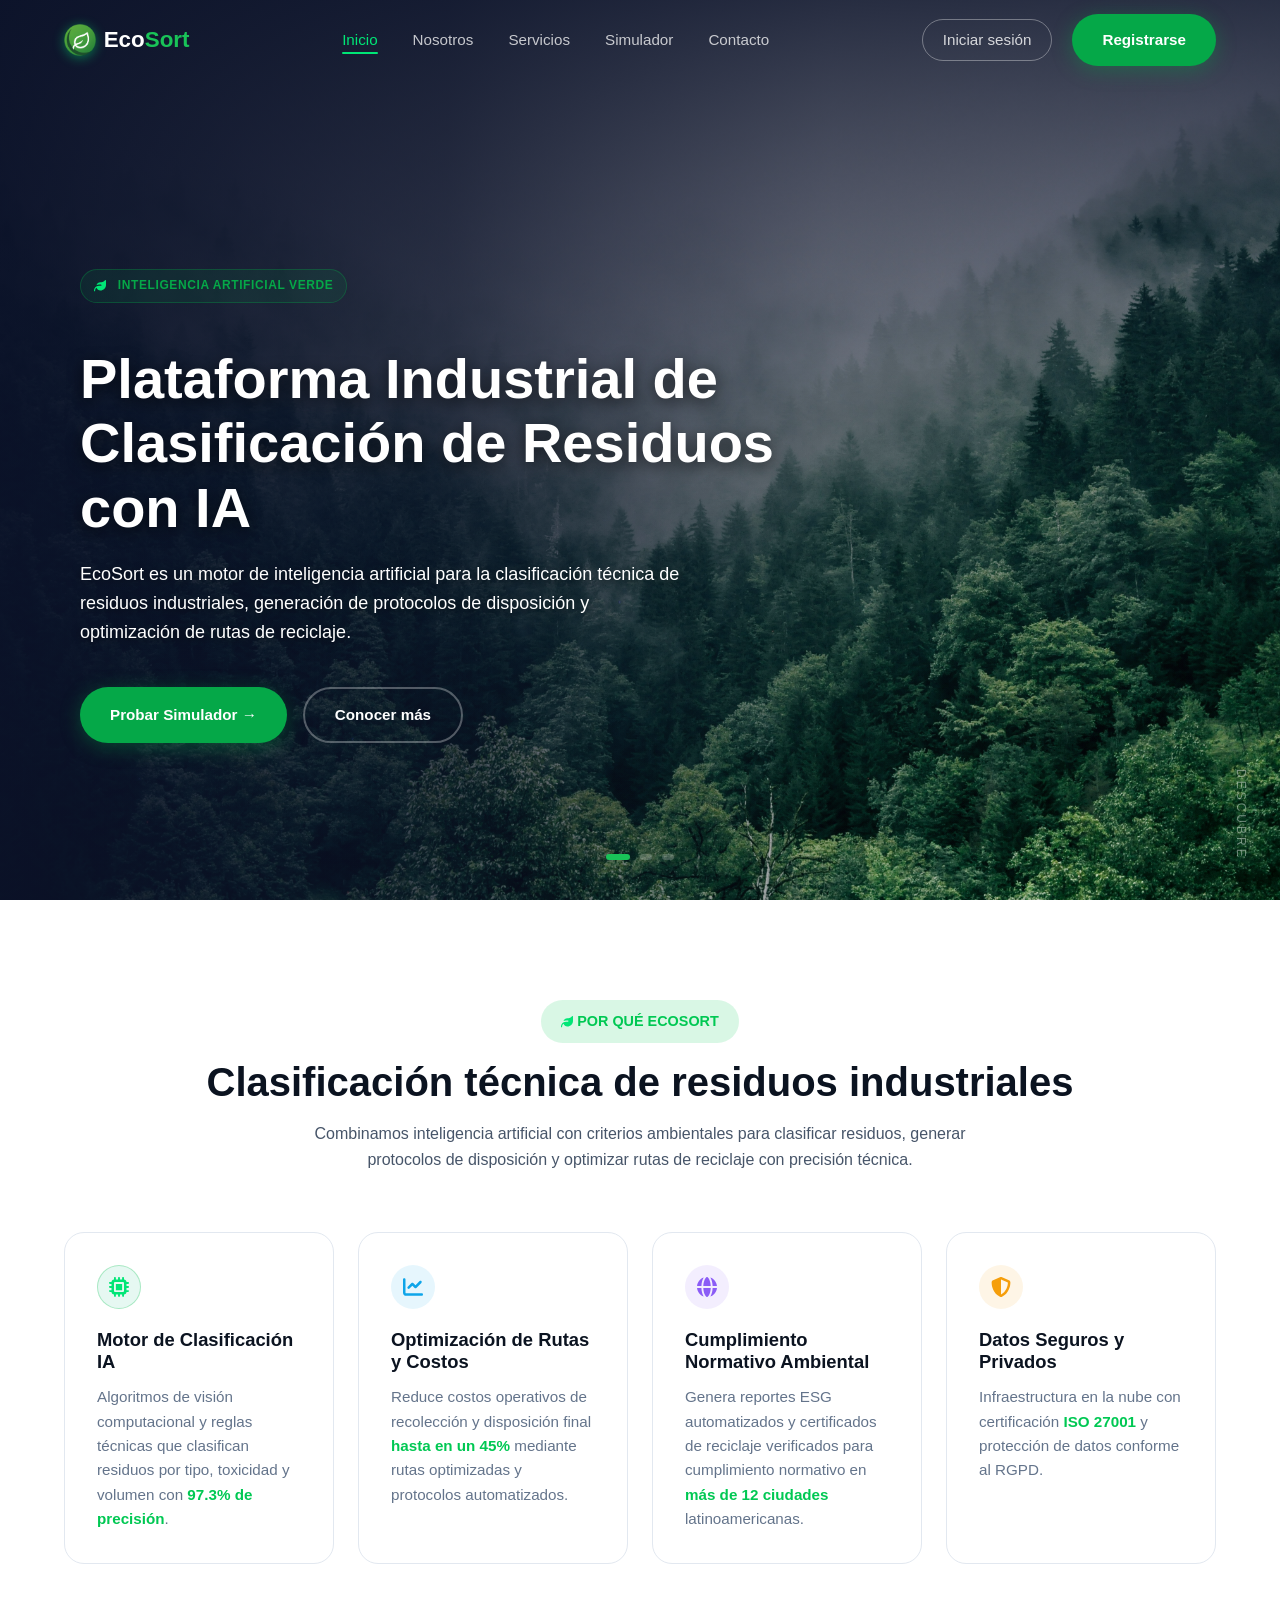
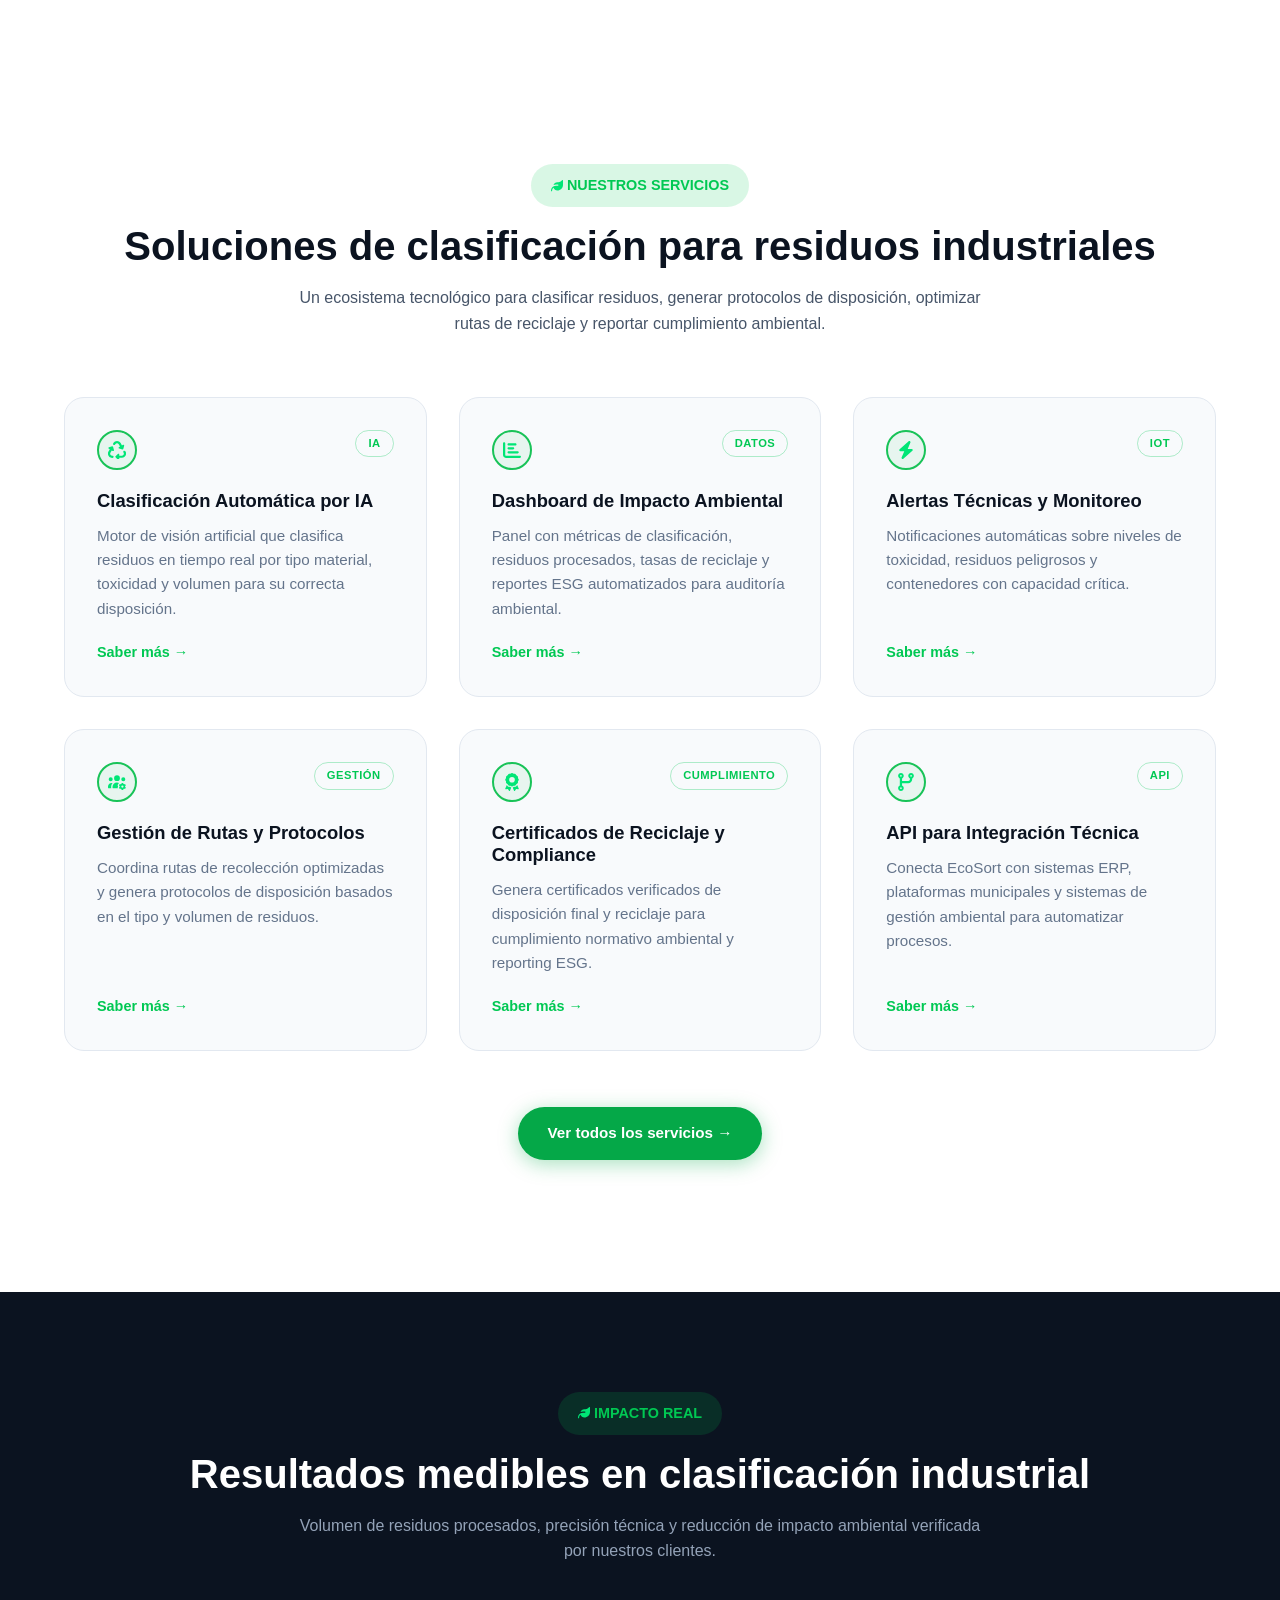
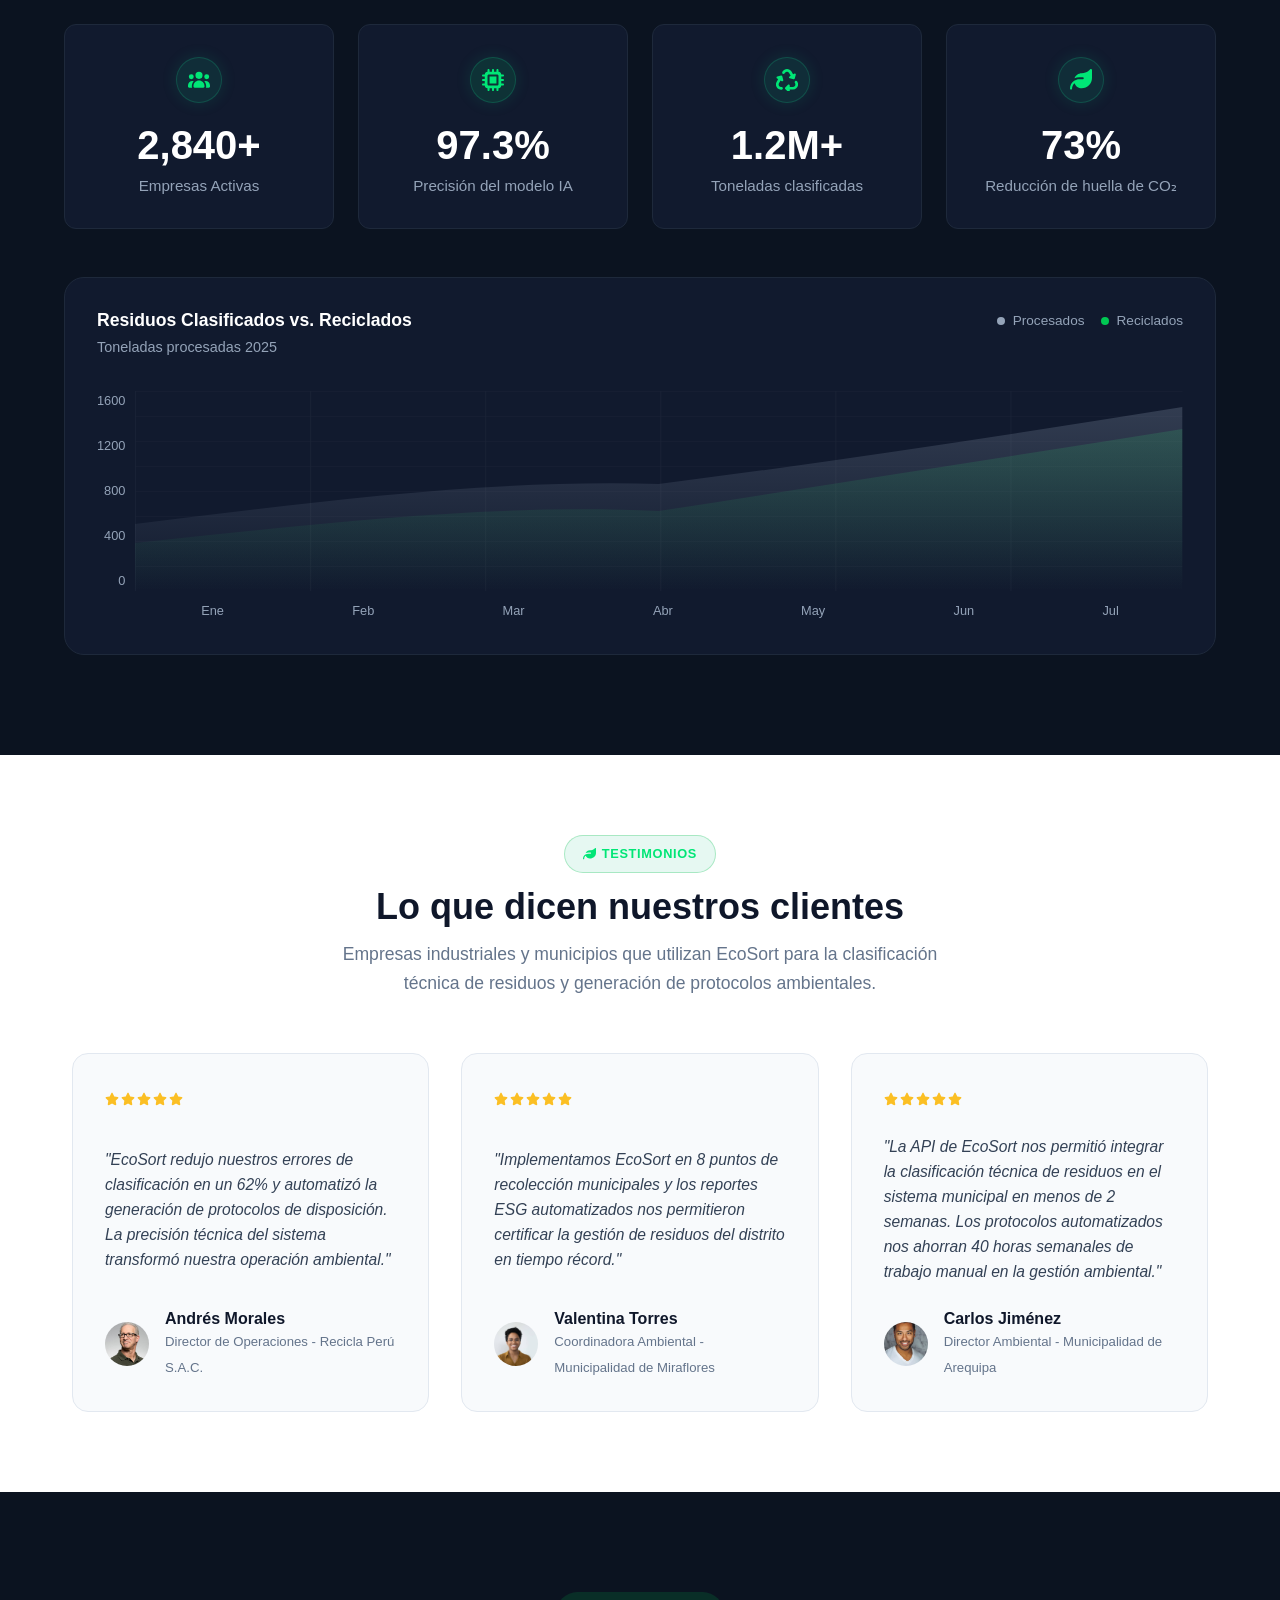
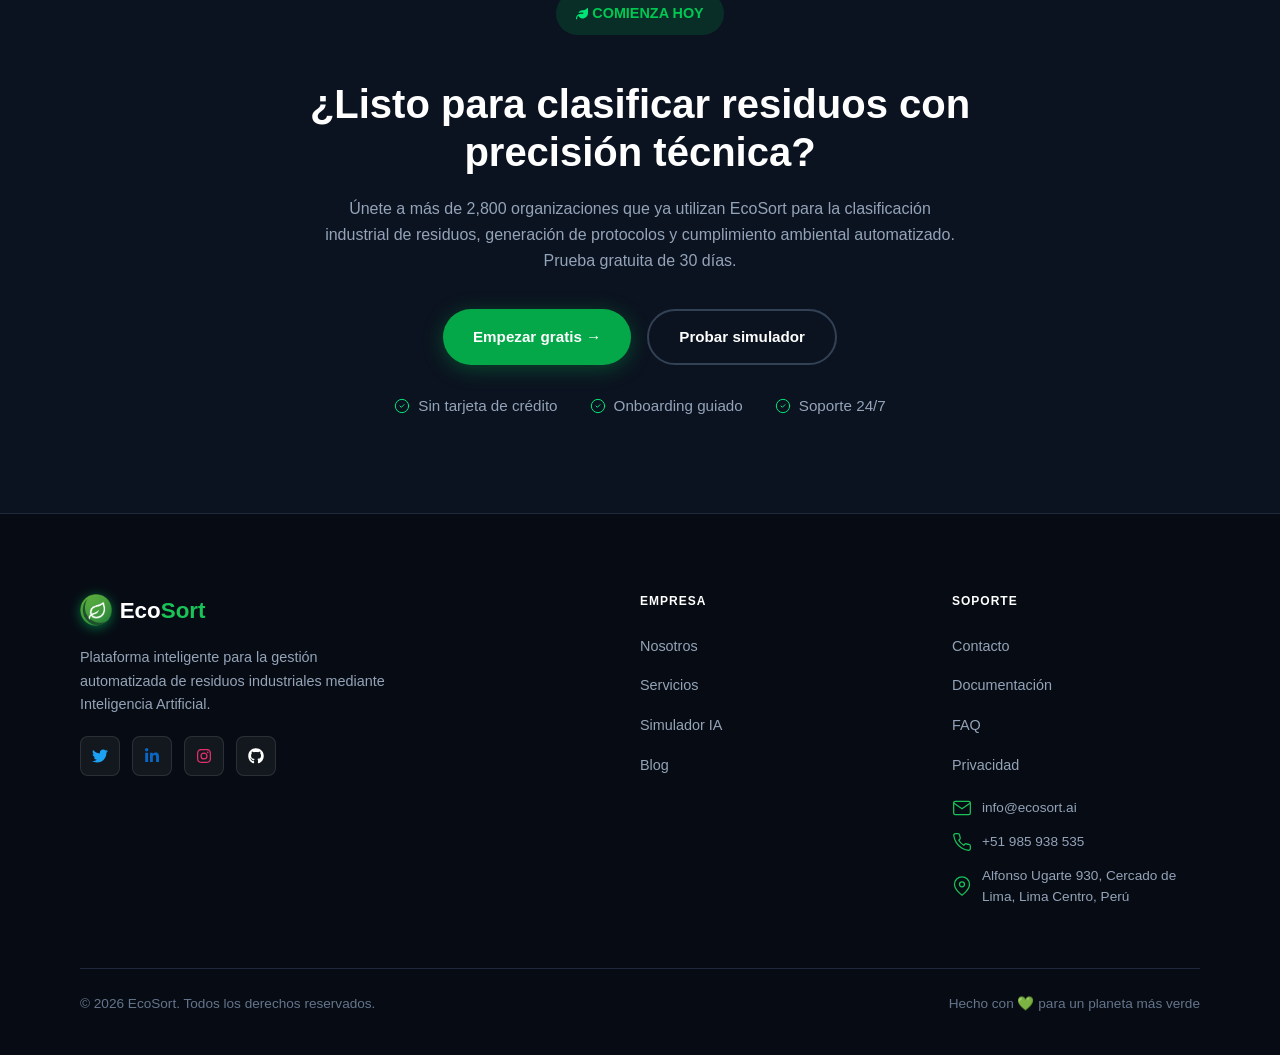
<file: index.html>
﻿<!doctype html>
<!-- ================================================================
     PÁGINA: index.html — Inicio (Landing Page Principal)
     ================================================================
     Esta es la pagina principal del sitio EcoSort. Contiene:
       - Hero con carrusel de 3 slides con imagen de fondo y CTA
       - Seccion de beneficios (IA, rutas, cumplimiento, seguridad)
       - Seccion de servicios (6 tarjetas con tags)
       - Seccion de metricas con contadores animados y grafico SVG
       - Seccion de testimonios (3 tarjetas con estrellas)
       - CTA final con botones de registro y simulador

     ARCHIVOS RELACIONADOS:
       - scss/pages/_home.scss: estilos especificos de index.html
       - scss/layout/_hero.scss: estilos del carrusel
       - scss/base/_animations.scss: animaciones fade-in
       - js/main.js: contadores animados, grafico, smooth scroll
    - js/slider.js: carrusel de slides
    - js/modales.js: modales del footer
    - js/auth-header.js: header opaco al scrollear
      ================================================================ -->
<html lang="es">
  <head>
    <!-- METADATOS: charset define la codificacion de caracteres (UTF-8
         permite usar tildes, enies, emojis). viewport hace que el sitio
         sea responsive en dispositivos moviles. description es el texto
         que aparece en los resultados de Google. -->
    <meta charset="UTF-8" />
    <meta name="viewport" content="width=device-width, initial-scale=1.0" />
    <meta
      name="description"
      content="EcoSort – Clasificación de Residuos con Inteligencia Artificial. Transformamos la gestión de residuos usando IA de vanguardia para un planeta más limpio y sostenible."
    />
    <!-- TITLE: aparece en la pestania del navegador y en resultados
         de busqueda. El pipe "|" separa la pagina del nombre del sitio. -->
    <title>
      EcoSort | Clasificación de Residuos con Inteligencia Artificial
    </title>
    <!-- CSS: main.css es el unico archivo CSS. Se genera con Sass
         a partir de los partials en scss/. El icono del sitio (favicon)
         usa el logo de EcoSort en formato PNG. -->
    <link rel="stylesheet" href="css/main.css" />
    <link rel="icon" href="assets/images/logo.png" />
  </head>

  <body>
    <header>
      <div class="container">
        <a href="index.html" class="navbar-brand-link">
          <img
            src="assets/images/logo.png"
            alt="EcoSort Logo"
            class="brand-logo-img"
          />
          <span class="brand-text"
            ><span class="text-white">Eco</span
            ><span class="text-green">Sort</span></span
          >
        </a>

        <nav>
          <ul>
            <li><a href="index.html" class="active">Inicio</a></li>
            <li><a href="page/nosotros.html">Nosotros</a></li>
            <li><a href="page/servicios.html">Servicios</a></li>
            <li><a href="page/simulador.html">Simulador</a></li>
            <li><a href="page/contacto.html">Contacto</a></li>
          </ul>
        </nav>

        <div class="actions">
          <a href="page/login.html" class="btn-link">Iniciar sesión</a>
          <a href="page/registro.html" class="btn-primary">Registrarse</a>
        </div>

        <button
          class="menu-toggle"
          type="button"
          aria-label="Menú de navegación"
        >
          ☰
        </button>
      </div>
    </header>

    <!-- =============================================================
         HEADER: Barra de navegacion principal
         =============================================================
         El <header> contiene:
           - Logo + texto "EcoSort" (enlace a index.html)
           - Navegacion con 5 enlaces (Inicio, Nosotros, Servicios,
             Simulador, Contacto). La clase "active" marca la pagina actual.
           - Botones de autenticacion (Iniciar sesion, Registrarse)
           - Boton hamburguesa (☰) para menu movil

         El header cambia de transparente a opaco al hacer scroll
         (clase "scrolled" agregada por js/main.js).

         ARCHIVOS RELACIONADOS:
           - scss/layout/_header.scss: todos los estilos del header
           - js/main.js: agrega clase "scrolled" al scrollear
           - js/auth-header.js: funcionalidad extra de autenticacion
         ============================================================= -->
    <!-- Hero principal con carrusel de 3 slides -->
    <main>
      <section class="hero-carousel" id="hero-carousel">
        <div class="hero-slides">
          <article class="hero-slide active">
            <img
              src="assets/images/Imagen principal 1.jpg"
              alt=""
              class="cover-img hero-bg-img"
            />
            <div class="hero-content">
              <div class="slide-content-wrapper">
                <span class="badge badge-green">
                  <img src="assets/icons/leaf.svg" class="icon" alt="" />
                  INTELIGENCIA ARTIFICIAL VERDE
                </span>
                <h1>
                  Plataforma Industrial de Clasificación de Residuos con IA
                </h1>
                <p>
                  EcoSort es un motor de inteligencia artificial para la
                  clasificación técnica de residuos industriales, generación de
                  protocolos de disposición y optimización de rutas de
                  reciclaje.
                </p>
                <div class="hero-buttons">
                  <a href="page/simulador.html" class="btn-primary"
                    >Probar Simulador →</a
                  >
                  <a href="#value-prop" class="btn-outline">Conocer más</a>
                </div>
              </div>
            </div>
          </article>

          <article class="hero-slide">
            <img
              src="assets/images/Imagen principal 2.jpg"
              alt=""
              class="cover-img hero-bg-img"
            />
            <div class="hero-content">
              <div class="slide-content-wrapper">
                <span class="badge badge-green">
                  <img src="assets/icons/leaf.svg" class="icon" alt="" />
                  IMPACTO AMBIENTAL REAL
                </span>
                <h1>Optimizamos la Gestión de Residuos Industriales</h1>
                <p>
                  Empresas e instituciones que usan EcoSort reducen errores de
                  clasificación, generan protocolos ambientales automatizados y
                  cumplen con normativas ESG.
                </p>
                <div class="hero-buttons">
                  <a href="page/servicios.html" class="btn-primary"
                    >Conocer Más →</a
                  >
                  <a href="#value-prop" class="btn-outline">Conocer más</a>
                </div>
              </div>
            </div>
          </article>

          <article class="hero-slide">
            <img
              src="assets/images/Imagen principal 3.jpg"
              alt=""
              class="cover-img hero-bg-img"
            />
            <div class="hero-content">
              <div class="slide-content-wrapper">
                <span class="badge badge-green">
                  <img src="assets/icons/leaf.svg" class="icon" alt="" />
                  MOTOR DE CLASIFICACIÓN IA
                </span>
                <h1>Analiza, Clasifica y Genera Protocolos Automáticamente</h1>
                <p>
                  El sistema procesa tipo de material, nivel de toxicidad y
                  volumen generado para emitir protocolos de disposición,
                  almacenamiento y reciclaje con respaldo técnico.
                </p>
                <div class="hero-buttons">
                  <a href="page/servicios.html" class="btn-primary"
                    >Ver Servicios →</a
                  >
                  <a href="#value-prop" class="btn-outline">Conocer más</a>
                </div>
              </div>
            </div>
          </article>
        </div>

        <div class="hero-dots">
          <span class="dot active"></span>
          <span class="dot"></span>
          <span class="dot"></span>
        </div>

        <div class="hero-scroll">DESCUBRE</div>
      </section>

      <!-- ===========================================================
           SECCION: Beneficios / Propuesta de valor (cards)
           ===========================================================
           Muestra 4 tarjetas con iconos que resumen las capacidades
           principales de EcoSort: IA, rutas, normativa y seguridad.
           Cada tarjeta tiene un icono SVG, titulo y descripcion.

           Las tarjetas aparecen con animacion fade-in al hacer scroll
           (IntersectionObserver en js/main.js). El grid es responsive:
           4 columnas en desktop, 2 en tablet, 1 en movil.

           ARCHIVOS RELACIONADOS:
             - scss/pages/_home.scss: .benefits, .benefit-card
             - scss/base/_animations.scss: animacion fade-in-up
             - js/main.js: IntersectionObserver para fade-in
           =========================================================== -->
      <section class="benefits section" id="value-prop">
        <div class="container">
          <div class="section-title">
            <span class="badge">
              <img src="assets/icons/leaf.svg" class="icon" alt="" />
              POR QUÉ ECOSORT
            </span>
            <h2>Clasificación técnica de residuos industriales</h2>
            <p>
              Combinamos inteligencia artificial con criterios ambientales para
              clasificar residuos, generar protocolos de disposición y optimizar
              rutas de reciclaje con precisión técnica.
            </p>
          </div>

          <div class="benefits-grid">
            <article class="benefit-card characteristic-card card-ia">
              <div
                class="benefit-icon feature-card-icon-wrapper icon-badge-container badge-green"
              >
                <img src="assets/icons/microchip.svg" class="icon" alt="" />
              </div>
              <h3>Motor de Clasificación IA</h3>
              <p>
                Algoritmos de visión computacional y reglas técnicas que
                clasifican residuos por tipo, toxicidad y volumen con
                <strong>97.3% de precisión</strong>.
              </p>
            </article>

            <article class="benefit-card characteristic-card card-rutas">
              <div
                class="benefit-icon feature-card-icon-wrapper icon-badge-container badge-analytics-green"
              >
                <img src="assets/icons/chart-line.svg" class="icon" alt="" />
              </div>
              <h3>Optimización de Rutas y Costos</h3>
              <p>
                Reduce costos operativos de recolección y disposición final
                <strong>hasta en un 45%</strong> mediante rutas optimizadas y
                protocolos automatizados.
              </p>
            </article>

            <article class="benefit-card characteristic-card card-cumplimiento">
              <div
                class="benefit-icon feature-card-icon-wrapper icon-badge-container badge-purple"
              >
                <img src="assets/icons/globe.svg" class="icon" alt="" />
              </div>
              <h3>Cumplimiento Normativo Ambiental</h3>
              <p>
                Genera reportes ESG automatizados y certificados de reciclaje
                verificados para cumplimiento normativo en
                <strong>más de 12 ciudades</strong> latinoamericanas.
              </p>
            </article>

            <article class="benefit-card characteristic-card card-seguridad">
              <div
                class="benefit-icon feature-card-icon-wrapper icon-badge-container badge-orange"
              >
                <img src="assets/icons/shield-alt.svg" class="icon" alt="" />
              </div>
              <h3>Datos Seguros y Privados</h3>
              <p>
                Infraestructura en la nube con certificación
                <strong>ISO 27001</strong> y protección de datos conforme al
                RGPD.
              </p>
            </article>
          </div>
        </div>
      </section>

      <!-- ===========================================================
           SECCION: Servicios (6 tarjetas con tags)
           ===========================================================
           Grid de 6 servicios con icono, tag (IA, DATOS, IOT, etc.),
           titulo, descripcion y enlace "Saber mas".

           Cada tarjeta tiene un tag de color que indica la categoria
           tecnologica del servicio. Los iconos son SVG desde assets/icons/.

           ARCHIVOS RELACIONADOS:
             - scss/pages/_home.scss: .services, .service-card
             - page/servicios.html: pagina detallada de servicios
           =========================================================== -->
      <section class="services section">
        <div class="container">
          <div class="section-title">
            <span class="badge">
              <img src="assets/icons/leaf.svg" class="icon" alt="" />
              NUESTROS SERVICIOS
            </span>
            <h2>Soluciones de clasificación para residuos industriales</h2>
            <p>
              Un ecosistema tecnológico para clasificar residuos, generar
              protocolos de disposición, optimizar rutas de reciclaje y reportar
              cumplimiento ambiental.
            </p>
          </div>

          <div class="services-grid">
            <article class="service-card">
              <div class="service-header">
                <div class="service-icon">
                  <img src="assets/icons/recycle.svg" class="icon" alt="" />
                </div>
                <span class="service-tag">IA</span>
              </div>
              <h3>Clasificación Automática por IA</h3>
              <p>
                Motor de visión artificial que clasifica residuos en tiempo real
                por tipo material, toxicidad y volumen para su correcta
                disposición.
              </p>
              <a href="page/servicios.html" class="service-link">Saber más →</a>
            </article>

            <article class="service-card">
              <div class="service-header">
                <div class="service-icon">
                  <img src="assets/icons/chart-bar.svg" class="icon" alt="" />
                </div>
                <span class="service-tag">DATOS</span>
              </div>
              <h3>Dashboard de Impacto Ambiental</h3>
              <p>
                Panel con métricas de clasificación, residuos procesados, tasas
                de reciclaje y reportes ESG automatizados para auditoría
                ambiental.
              </p>
              <a href="page/servicios.html" class="service-link">Saber más →</a>
            </article>

            <article class="service-card">
              <div class="service-header">
                <div class="service-icon">
                  <img src="assets/icons/bolt.svg" class="icon" alt="" />
                </div>
                <span class="service-tag">IOT</span>
              </div>
              <h3>Alertas Técnicas y Monitoreo</h3>
              <p>
                Notificaciones automáticas sobre niveles de toxicidad, residuos
                peligrosos y contenedores con capacidad crítica.
              </p>
              <a href="page/servicios.html" class="service-link">Saber más →</a>
            </article>

            <article class="service-card">
              <div class="service-header">
                <div class="service-icon">
                  <img src="assets/icons/users-cog.svg" class="icon" alt="" />
                </div>
                <span class="service-tag">GESTIÓN</span>
              </div>
              <h3>Gestión de Rutas y Protocolos</h3>
              <p>
                Coordina rutas de recolección optimizadas y genera protocolos de
                disposición basados en el tipo y volumen de residuos.
              </p>
              <a href="page/servicios.html" class="service-link">Saber más →</a>
            </article>

            <article class="service-card">
              <div class="service-header">
                <div class="service-icon">
                  <img src="assets/icons/award.svg" class="icon" alt="" />
                </div>
                <span class="service-tag">CUMPLIMIENTO</span>
              </div>
              <h3>Certificados de Reciclaje y Compliance</h3>
              <p>
                Genera certificados verificados de disposición final y reciclaje
                para cumplimiento normativo ambiental y reporting ESG.
              </p>
              <a href="page/servicios.html" class="service-link">Saber más →</a>
            </article>

            <article class="service-card">
              <div class="service-header">
                <div class="service-icon">
                  <img src="assets/icons/code-branch.svg" class="icon" alt="" />
                </div>
                <span class="service-tag">API</span>
              </div>
              <h3>API para Integración Técnica</h3>
              <p>
                Conecta EcoSort con sistemas ERP, plataformas municipales y
                sistemas de gestión ambiental para automatizar procesos.
              </p>
              <a href="page/servicios.html" class="service-link">Saber más →</a>
            </article>
          </div>

          <div class="services-footer-cta">
            <a href="page/servicios.html" class="btn-primary"
              >Ver todos los servicios →</a
            >
          </div>
        </div>
      </section>

      <!-- ===========================================================
           SECCION: Metricas (contadores + grafico SVG interactivo)
           ===========================================================
           Dos componentes principales:
             1. CUATRO CONTADORES: empresas activas (2,840+), precision
                del modelo (97.3%), toneladas clasificadas (1.2M+),
                reduccion de CO2 (73%). Se activan al hacer scroll con
                animacion easeOutCubic (js/main.js).
             2. GRAFICO SVG: curva de "Residuos Clasificados vs.
                Reciclados" con 7 meses de datos. Al hacer hover muestra
                un tooltip con los valores exactos. La animacion de
                trazado se activa al hacer scroll.

           Cada contador usa atributos data-*:
             - data-target: valor final del numero
             - data-suffix: texto despues del numero (%, +, M)
             - data-decimals: cantidad de decimales

           El grafico SVG usa paths con stroke-dasharray para la
           animacion de "dibujado" de las lineas.

           ARCHIVOS RELACIONADOS:
             - scss/pages/_home.scss: .metrics, .dashboard-card, .chart-*
             - js/main.js: animateCounter(), chart hover/tooltip logic
           =========================================================== -->
      <section class="metrics section">
        <div class="container">
          <div class="section-title">
            <span class="badge">
              <img src="assets/icons/leaf.svg" class="icon" alt="" />
              IMPACTO REAL
            </span>
            <h2>Resultados medibles en clasificación industrial</h2>
            <p>
              Volumen de residuos procesados, precisión técnica y reducción de
              impacto ambiental verificada por nuestros clientes.
            </p>
          </div>

          <div
            class="metrics-grid metrics-counter-grid stats-dark-section stats-section grid-cards-metrics"
          >
            <article class="metric-card card-purple">
              <div class="metric-icon metric-icon-badge">
                <img src="assets/icons/users.svg" class="icon" alt="" />
              </div>
              <h3
                class="count-metric metric-number"
                data-target="2840"
                data-suffix="+"
                data-decimals="0"
              >
                0
              </h3>
              <p class="metric-label">Empresas Activas</p>
            </article>

            <article class="metric-card card-green">
              <div class="metric-icon metric-icon-badge">
                <img src="assets/icons/microchip.svg" class="icon" alt="" />
              </div>
              <h3
                class="count-metric metric-number"
                data-target="97.3"
                data-suffix="%"
                data-decimals="1"
              >
                0
              </h3>
              <p class="metric-label">Precisión del modelo IA</p>
            </article>

            <article class="metric-card card-amber">
              <div class="metric-icon metric-icon-badge">
                <img src="assets/icons/recycle.svg" class="icon" alt="" />
              </div>
              <h3
                class="count-metric metric-number"
                data-target="1.2"
                data-suffix="M+"
                data-decimals="1"
              >
                0
              </h3>
              <p class="metric-label">Toneladas clasificadas</p>
            </article>

            <article class="metric-card card-amber">
              <div class="metric-icon metric-icon-badge">
                <img src="assets/icons/leaf.svg" class="icon" alt="" />
              </div>
              <h3
                class="count-metric metric-number"
                data-target="73"
                data-suffix="%"
                data-decimals="0"
              >
                0
              </h3>
              <p class="metric-label">Reducción de huella de CO₂</p>
            </article>
          </div>

          <div class="dashboard-card">
            <div class="dashboard-header">
              <div class="dashboard-title">
                <h3>Residuos Clasificados vs. Reciclados</h3>
                <p>Toneladas procesadas 2025</p>
              </div>
              <div class="dashboard-legend">
                <span class="legend-item">
                  <span class="legend-dot legend-dot--gray"></span>
                  Procesados
                </span>
                <span class="legend-item">
                  <span class="legend-dot legend-dot--green"></span>
                  Reciclados
                </span>
              </div>
            </div>
            <div class="dashboard-chart">
              <div class="chart-y">
                <span>1600</span>
                <span>1200</span>
                <span>800</span>
                <span>400</span>
                <span>0</span>
              </div>
              <div class="chart-area">
                <svg viewBox="0 0 700 200" preserveAspectRatio="none">
                  <defs>
                    <pattern
                      id="grid"
                      width="117"
                      height="25"
                      patternUnits="userSpaceOnUse"
                    >
                      <path
                        d="M 117 0 L 0 0 0 25"
                        fill="none"
                        stroke="rgba(255,255,255,0.04)"
                        stroke-width="1"
                      />
                    </pattern>

                    <linearGradient id="gradGray" x1="0" y1="0" x2="0" y2="1">
                      <stop offset="0%" stop-color="rgba(148,163,184,0.25)" />
                      <stop offset="100%" stop-color="rgba(148,163,184,0)" />
                    </linearGradient>

                    <linearGradient id="gradGreen" x1="0" y1="0" x2="0" y2="1">
                      <stop offset="0%" stop-color="rgba(25,195,88,0.20)" />
                      <stop offset="100%" stop-color="rgba(25,195,88,0)" />
                    </linearGradient>
                    <filter
                      id="glow"
                      x="-50%"
                      y="-50%"
                      width="200%"
                      height="200%"
                    >
                      <feGaussianBlur stdDeviation="4" result="blur" />
                      <feMerge>
                        <feMergeNode in="blur" />
                        <feMergeNode in="SourceGraphic" />
                      </feMerge>
                    </filter>
                  </defs>

                  <rect width="700" height="200" fill="url(#grid)" />

                  <path
                    class="chart-area-fill chart-area-fill--reciclados"
                    d="M 0 152 C 116 134, 233 112, 350 120 C 466 93, 583 66, 700 38 L 700 200 L 0 200 Z"
                    fill="url(#gradGreen)"
                  />

                  <path
                    class="chart-line chart-line--reciclados"
                    d="M 0 152 C 116 134, 233 112, 350 120 C 466 93, 583 66, 700 38"
                    fill="none"
                    stroke="#19C358"
                    stroke-width="3"
                    stroke-linecap="round"
                  />

                  <path
                    class="chart-area-fill chart-area-fill--procesados"
                    d="M 0 133 C 116 112, 233 88, 350 93 C 466 71, 583 44, 700 16 L 700 200 L 0 200 Z"
                    fill="url(#gradGray)"
                  />

                  <path
                    class="chart-line chart-line--procesados"
                    d="M 0 133 C 116 112, 233 88, 350 93 C 466 71, 583 44, 700 16"
                    fill="none"
                    stroke="#94A3B8"
                    stroke-width="3"
                    stroke-linecap="round"
                  />
                  <line
                    class="chart-guide"
                    x1="0"
                    y1="0"
                    x2="0"
                    y2="200"
                    stroke="#1E293B"
                    stroke-width="1"
                    stroke-dasharray="4,4"
                    opacity="0"
                  />
                  <g class="chart-dots">
                    <circle
                      class="chart-dot chart-dot--reciclados"
                      cx="0"
                      cy="152"
                      r="0"
                      fill="#fff"
                      stroke="#19C358"
                      stroke-width="2"
                    />
                    <circle
                      class="chart-dot chart-dot--reciclados"
                      cx="116"
                      cy="134"
                      r="0"
                      fill="#fff"
                      stroke="#19C358"
                      stroke-width="2"
                    />
                    <circle
                      class="chart-dot chart-dot--reciclados"
                      cx="233"
                      cy="112"
                      r="0"
                      fill="#fff"
                      stroke="#19C358"
                      stroke-width="2"
                    />
                    <circle
                      class="chart-dot chart-dot--reciclados"
                      cx="350"
                      cy="120"
                      r="0"
                      fill="#fff"
                      stroke="#19C358"
                      stroke-width="2"
                    />
                    <circle
                      class="chart-dot chart-dot--reciclados"
                      cx="466"
                      cy="93"
                      r="0"
                      fill="#fff"
                      stroke="#19C358"
                      stroke-width="2"
                    />
                    <circle
                      class="chart-dot chart-dot--reciclados"
                      cx="583"
                      cy="66"
                      r="0"
                      fill="#fff"
                      stroke="#19C358"
                      stroke-width="2"
                    />
                    <circle
                      class="chart-dot chart-dot--reciclados"
                      cx="700"
                      cy="38"
                      r="0"
                      fill="#19C358"
                      stroke="#19C358"
                      stroke-width="2"
                      style="opacity: 1"
                    />
                    <circle
                      class="chart-dot chart-dot--procesados"
                      data-month="Enero"
                      data-residuos="490"
                      data-reciclados="360"
                      cx="0"
                      cy="133"
                      r="0"
                      fill="#94A3B8"
                      stroke="#1E293B"
                      stroke-width="2"
                    />
                    <circle
                      class="chart-dot chart-dot--procesados"
                      data-month="Febrero"
                      data-residuos="640"
                      data-reciclados="490"
                      cx="116"
                      cy="112"
                      r="0"
                      fill="#94A3B8"
                      stroke="#1E293B"
                      stroke-width="2"
                    />
                    <circle
                      class="chart-dot chart-dot--procesados"
                      data-month="Marzo"
                      data-residuos="810"
                      data-reciclados="650"
                      cx="233"
                      cy="88"
                      r="0"
                      fill="#94A3B8"
                      stroke="#1E293B"
                      stroke-width="2"
                    />
                    <circle
                      class="chart-dot chart-dot--procesados"
                      data-month="Abril"
                      data-residuos="760"
                      data-reciclados="590"
                      cx="350"
                      cy="93"
                      r="0"
                      fill="#94A3B8"
                      stroke="#1E293B"
                      stroke-width="2"
                    />
                    <circle
                      class="chart-dot chart-dot--procesados"
                      data-month="Mayo"
                      data-residuos="970"
                      data-reciclados="800"
                      cx="466"
                      cy="71"
                      r="0"
                      fill="#94A3B8"
                      stroke="#1E293B"
                      stroke-width="2"
                    />
                    <circle
                      class="chart-dot chart-dot--procesados"
                      data-month="Junio"
                      data-residuos="1,210"
                      data-reciclados="980"
                      cx="583"
                      cy="44"
                      r="0"
                      fill="#94A3B8"
                      stroke="#1E293B"
                      stroke-width="2"
                    />
                    <circle
                      class="chart-dot chart-dot--procesados"
                      data-month="Julio"
                      data-residuos="1,444"
                      data-reciclados="1,176"
                      cx="700"
                      cy="16"
                      r="0"
                      fill="#94A3B8"
                      stroke="#94A3B8"
                      stroke-width="2"
                      style="opacity: 1"
                    />
                    <circle
                      class="chart-dot-ring"
                      cx="0"
                      cy="133"
                      r="14"
                      fill="transparent"
                      stroke="transparent"
                      data-month="Enero"
                      data-residuos="490"
                      data-reciclados="360"
                    />
                    <circle
                      class="chart-dot-ring"
                      cx="116"
                      cy="112"
                      r="14"
                      fill="transparent"
                      stroke="transparent"
                      data-month="Febrero"
                      data-residuos="640"
                      data-reciclados="490"
                    />
                    <circle
                      class="chart-dot-ring"
                      cx="233"
                      cy="88"
                      r="14"
                      fill="transparent"
                      stroke="transparent"
                      data-month="Marzo"
                      data-residuos="810"
                      data-reciclados="650"
                    />
                    <circle
                      class="chart-dot-ring"
                      cx="350"
                      cy="93"
                      r="14"
                      fill="transparent"
                      stroke="transparent"
                      data-month="Abril"
                      data-residuos="760"
                      data-reciclados="590"
                    />
                    <circle
                      class="chart-dot-ring"
                      cx="466"
                      cy="71"
                      r="14"
                      fill="transparent"
                      stroke="transparent"
                      data-month="Mayo"
                      data-residuos="970"
                      data-reciclados="800"
                    />
                    <circle
                      class="chart-dot-ring"
                      cx="583"
                      cy="44"
                      r="14"
                      fill="transparent"
                      stroke="transparent"
                      data-month="Junio"
                      data-residuos="1,210"
                      data-reciclados="980"
                    />
                    <circle
                      class="chart-dot-ring"
                      cx="700"
                      cy="16"
                      r="14"
                      fill="transparent"
                      stroke="transparent"
                      data-month="Julio"
                      data-residuos="1,444"
                      data-reciclados="1,176"
                    />
                  </g>
                </svg>
                <div class="chart-tooltip" id="chartTooltip">
                  <span class="chart-tooltip-month" id="tooltipMonth"></span>
                  <span class="chart-tooltip-label"
                    >Procesados : <strong id="tooltipResiduos"></strong
                  ></span>
                  <span class="chart-tooltip-value"
                    >Reciclados : <strong id="tooltipReciclados"></strong
                  ></span>
                </div>
              </div>
            </div>
            <div class="chart-x">
              <span>Ene</span>
              <span>Feb</span>
              <span>Mar</span>
              <span>Abr</span>
              <span>May</span>
              <span>Jun</span>
              <span>Jul</span>
            </div>
          </div>
        </div>
      </section>

      <!-- ===========================================================
           SECCION: Testimonios (3 tarjetas de clientes)
           ===========================================================
           Muestra 3 testimonios de clientes con:
             - 5 estrellas (iconos SVG)
             - Cita textual del cliente
             - Avatar + nombre + cargo

           Las imagenes usan loading="lazy" para cargarse solo cuando
           el usuario scrollea hasta ellas (optimizacion de rendimiento).

           ARCHIVOS RELACIONADOS:
             - scss/pages/_home.scss: .testimonials-section
           =========================================================== -->
      <section class="testimonials-section">
        <div class="testimonials-header-block">
          <span class="pill-tag-green badge-testimonios"
            ><img src="assets/icons/leaf.svg" class="icon" alt="" />
            TESTIMONIOS</span
          >
          <h2>Lo que dicen nuestros clientes</h2>
          <p>
            Empresas industriales y municipios que utilizan EcoSort para la
            clasificación técnica de residuos y generación de protocolos
            ambientales.
          </p>
        </div>

        <div class="testimonials-cards-grid">
          <article class="testimonial-card">
            <div class="stars-row">
              <img src="assets/icons/star.svg" class="icon" alt="" /><img
                src="assets/icons/star.svg"
                class="icon"
                alt=""
              /><img src="assets/icons/star.svg" class="icon" alt="" /><img
                src="assets/icons/star.svg"
                class="icon"
                alt=""
              /><img src="assets/icons/star.svg" class="icon" alt="" />
            </div>
            <p class="testimonial-body-text">
              "EcoSort redujo nuestros errores de clasificación en un 62% y
              automatizó la generación de protocolos de disposición. La
              precisión técnica del sistema transformó nuestra operación
              ambiental."
            </p>
            <div class="user-profile-footer">
              <img
                src="assets/images/Avatar1.jpg"
                alt="Andrés Morales"
                class="user-avatar-circle"
                loading="lazy"
              />
              <div class="user-meta">
                <h4>Andrés Morales</h4>
                <span>Director de Operaciones - Recicla Perú S.A.C.</span>
              </div>
            </div>
          </article>

          <article class="testimonial-card">
            <div class="stars-row">
              <img src="assets/icons/star.svg" class="icon" alt="" /><img
                src="assets/icons/star.svg"
                class="icon"
                alt=""
              /><img src="assets/icons/star.svg" class="icon" alt="" /><img
                src="assets/icons/star.svg"
                class="icon"
                alt=""
              /><img src="assets/icons/star.svg" class="icon" alt="" />
            </div>
            <p class="testimonial-body-text">
              "Implementamos EcoSort en 8 puntos de recolección municipales y
              los reportes ESG automatizados nos permitieron certificar la
              gestión de residuos del distrito en tiempo récord."
            </p>
            <div class="user-profile-footer">
              <img
                src="assets/images/Avatar2.jpg"
                alt="Valentina Torres"
                class="user-avatar-circle"
                loading="lazy"
              />
              <div class="user-meta">
                <h4>Valentina Torres</h4>
                <span
                  >Coordinadora Ambiental - Municipalidad de Miraflores</span
                >
              </div>
            </div>
          </article>

          <article class="testimonial-card">
            <div class="stars-row">
              <img src="assets/icons/star.svg" class="icon" alt="" /><img
                src="assets/icons/star.svg"
                class="icon"
                alt=""
              /><img src="assets/icons/star.svg" class="icon" alt="" /><img
                src="assets/icons/star.svg"
                class="icon"
                alt=""
              /><img src="assets/icons/star.svg" class="icon" alt="" />
            </div>
            <p class="testimonial-body-text">
              "La API de EcoSort nos permitió integrar la clasificación técnica
              de residuos en el sistema municipal en menos de 2 semanas. Los
              protocolos automatizados nos ahorran 40 horas semanales de trabajo
              manual en la gestión ambiental."
            </p>
            <div class="user-profile-footer">
              <img
                src="assets/images/Avatar3.jpg"
                alt="Carlos Jiménez"
                class="user-avatar-circle"
                loading="lazy"
              />
              <div class="user-meta">
                <h4>Carlos Jiménez</h4>
                <span>Director Ambiental - Municipalidad de Arequipa</span>
              </div>
            </div>
          </article>
        </div>
      </section>

      <!-- ===========================================================
           SECCION: CTA Final (Call To Action)
           ===========================================================
           Ultima seccion antes del footer. Contiene:
             - Badge "COMIENZA HOY"
             - Titulo y descripcion motivacional
             - Dos botones: "Empezar gratis" (a registro.html) y
               "Probar simulador" (a simulador.html)
             - Tres checkmarks: sin tarjeta, onboarding guiado,
               soporte 24/7 (iconos check-circle-stroke)

           Esta seccion aparece en todas las paginas del sitio y es
           la ultima oportunidad de convertir al visitante en usuario.

           ARCHIVOS RELACIONADOS:
             - scss/base/_global.scss: estilos de .cta-final
           =========================================================== -->
      <section class="cta-final section">
        <div class="container">
          <span class="badge">
            <img src="assets/icons/leaf.svg" class="icon" alt="" />
            COMIENZA HOY
          </span>
          <h2>¿Listo para clasificar residuos con precisión técnica?</h2>
          <p>
            Únete a más de 2,800 organizaciones que ya utilizan EcoSort para la
            clasificación industrial de residuos, generación de protocolos y
            cumplimiento ambiental automatizado. Prueba gratuita de 30 días.
          </p>
          <div class="cta-buttons">
            <a href="page/registro.html" class="btn-primary"
              >Empezar gratis →</a
            >
            <a href="page/simulador.html" class="btn-outline"
              >Probar simulador</a
            >
          </div>
          <div class="cta-benefits trust-features-row hero-badges-inline">
            <div class="trust-feature-item inline-badge-element">
              <span class="feature-check-icon">
                <img
                  src="assets/icons/check-circle-stroke.svg"
                  class="icon"
                  alt=""
                />
              </span>
              <p class="feature-text">Sin tarjeta de crédito</p>
            </div>
            <div class="trust-feature-item inline-badge-element">
              <span class="feature-check-icon">
                <img
                  src="assets/icons/check-circle-stroke.svg"
                  class="icon"
                  alt=""
                />
              </span>
              <p class="feature-text">Onboarding guiado</p>
            </div>
            <div class="trust-feature-item inline-badge-element">
              <span class="feature-check-icon">
                <img
                  src="assets/icons/check-circle-stroke.svg"
                  class="icon"
                  alt=""
                />
              </span>
              <p class="feature-text">Soporte 24/7</p>
            </div>
          </div>
        </div>
      </section>
    </main>

    <footer>
      <div class="footer-inner">
        <div class="footer-grid">
          <div class="footer-brand">
            <a href="index.html" class="navbar-brand-link">
              <img
                src="assets/images/logo.png"
                alt="EcoSort Logo"
                class="brand-logo-img"
              />
              <span class="brand-text"
                ><span class="text-white">Eco</span
                ><span class="text-green">Sort</span></span
              >
            </a>
            <p>
              Plataforma inteligente para la gestión automatizada de residuos
              industriales mediante Inteligencia Artificial.
            </p>
            <div class="footer-social">
              <a href="#" aria-label="Twitter/X">
                <img src="assets/icons/twitter.svg" class="icon" alt="" />
              </a>
              <a href="#" aria-label="LinkedIn">
                <img src="assets/icons/linkedin-in.svg" class="icon" alt="" />
              </a>
              <a href="#" aria-label="Instagram">
                <img src="assets/icons/instagram.svg" class="icon" alt="" />
              </a>
              <a href="#" aria-label="GitHub">
                <img src="assets/icons/github.svg" class="icon" alt="" />
              </a>
            </div>
          </div>
          <div class="footer-col">
            <h4>EMPRESA</h4>
            <ul>
              <li><a href="page/nosotros.html">Nosotros</a></li>
              <li><a href="page/servicios.html">Servicios</a></li>
              <li><a href="page/simulador.html">Simulador IA</a></li>
              <li><a href="index.html">Blog</a></li>
            </ul>
          </div>
          <div class="footer-col">
            <h4>SOPORTE</h4>
            <ul>
              <li><a href="page/contacto.html">Contacto</a></li>
              <li>
                <a href="#" class="modal-trigger" data-modal="documentacion">Documentación</a>
              </li>
              <li>
                <a href="#" class="modal-trigger" data-modal="faq">FAQ</a>
              </li>
              <li>
                <a href="#" class="modal-trigger" data-modal="privacidad">Privacidad</a>
              </li>
            </ul>
            <div class="footer-contact">
              <p>
                <img
                  src="assets/icons/icon-mail-green.svg"
                  alt=""
                  width="20"
                  height="20"
                />
                info@ecosort.ai
              </p>
              <p>
                <img
                  src="assets/icons/icon-phone-green.svg"
                  alt=""
                  width="20"
                  height="20"
                />
                +51 985 938 535
              </p>
              <p>
                <img
                  src="assets/icons/icon-location-green.svg"
                  alt=""
                  width="20"
                  height="20"
                />
                Alfonso Ugarte 930, Cercado de Lima, Lima Centro, Perú
              </p>
            </div>
          </div>
        </div>
        <div class="sub-footer">
          <p>© 2026 EcoSort. Todos los derechos reservados.</p>
          <p>Hecho con 💚 para un planeta más verde</p>
        </div>
      </div>
    </footer>

    <!-- ===========================================================
         SCRIPTS: JavaScript al final del body
         ===========================================================
         Los scripts se cargan al final del <body> por dos razones:
           1. No bloquean la renderizacion del HTML (mejora el rendimiento)
           2. El DOM ya existe cuando se ejecutan

         ORDEN DE CARGA:
           1. main.js — funciones globales (menu, scroll, contadores, grafico)
           2. slider.js — carrusel de slides del hero
           3. modales.js — modales de documentacion, FAQ, privacidad
           4. auth-header.js (defer) — comportamiento del header

         "defer" significa que el script se ejecuta cuando el HTML
         termina de parsearse, incluso si se carga antes. Es util
         para scripts que no son criticos para la primera impresion.
         =========================================================== -->
    <script src="js/main.js"></script>
    <script src="js/slider.js"></script>
    <script src="js/modales.js"></script>
    <script src="js/auth-header.js" defer></script>
  </body>
</html>
</file>
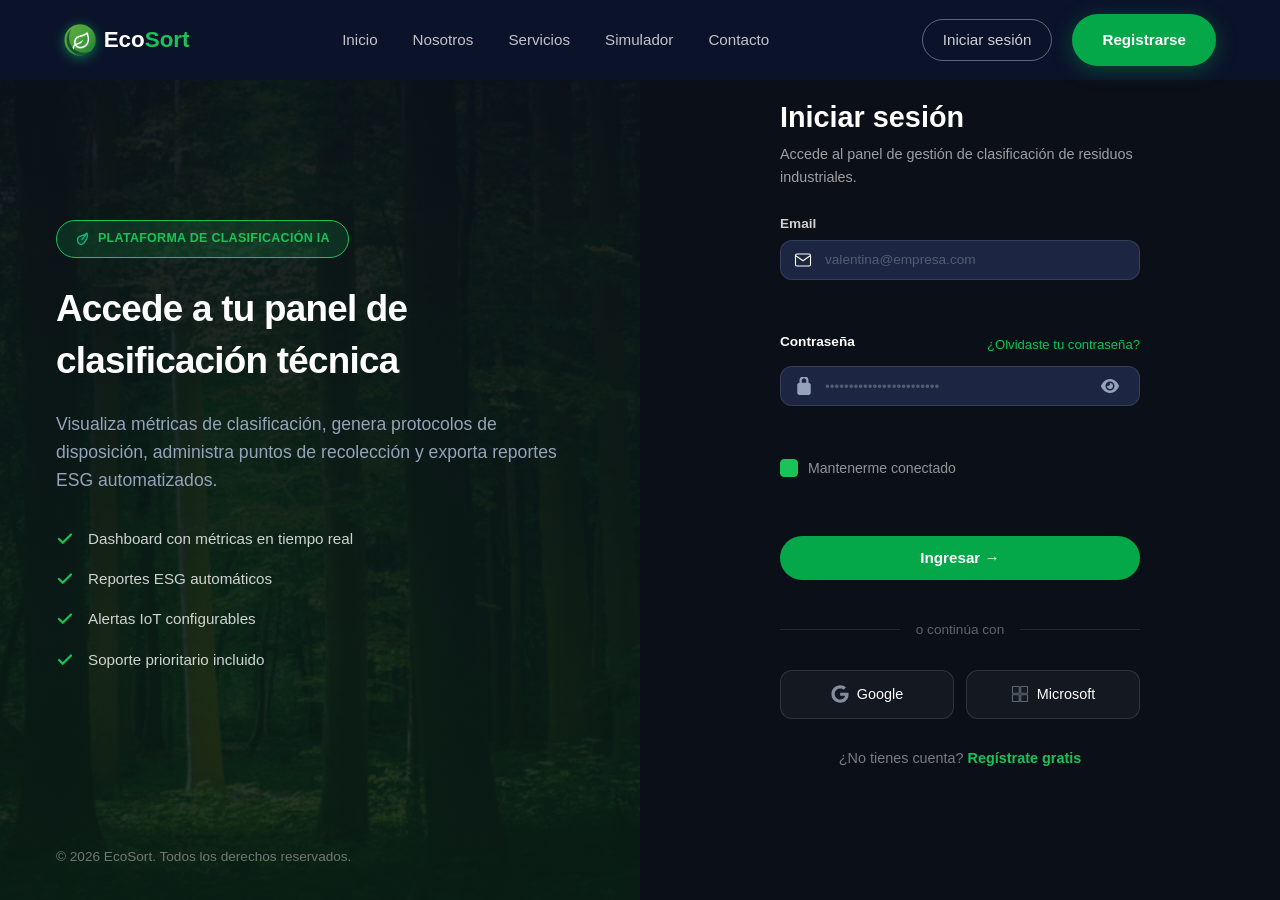
<file: page/login.html>
﻿<!doctype html>
<!-- ================================================================
     PAGINA: login.html — Inicio de sesion (Split Layout)
     ================================================================
     Pagina de autenticacion con diseno de panel dividido:
       - IZQUIERDA: panel informativo con imagen de fondo, descripcion
         de la plataforma y lista de beneficios (checkmarks).
       - DERECHA: formulario de inicio de sesion con email, password,
         "recordar sesion" y boton de ingreso. Incluye SSO con Google
         y Microsoft, y enlace a registro.

     ARCHIVOS RELACIONADOS:
       - scss/pages/_login.scss: estilos especificos de login
       - js/login.js: logica del formulario (toggle password, etc.)
       - js/auth-header.js: header
     ================================================================ -->
<html lang="es">
  <head>
    <meta charset="UTF-8" />
    <meta name="viewport" content="width=device-width, initial-scale=1.0" />
    <!-- PRELOAD: carga la imagen del panel izquierdo ANTES que
         cualquier otro recurso, mejorando el tiempo de carga percibido.
         fetchpriority="high" le da maxima prioridad. -->
    <link
      rel="preload"
      as="image"
      href="../assets/images/auth-side-optimized.webp"
      type="image/webp"
      fetchpriority="high"
    />
    <meta
      name="description"
      content="Inicia sesión en EcoSort para gestionar tus residuos industriales con inteligencia artificial."
    />
    <title>Iniciar Sesión | EcoSort</title>
    <link rel="stylesheet" href="../css/main.css" />
    <link rel="icon" href="../assets/images/logo.png" />
  </head>

  <body class="auth-page">
    <header class="main-navbar">
      <div class="container">
        <a href="../index.html" class="navbar-brand-link">
          <img
            src="../assets/images/logo.png"
            alt="EcoSort Logo"
            class="brand-logo-img"
          />
          <span class="brand-text"
            ><span class="text-white">Eco</span
            ><span class="text-green">Sort</span></span
          >
        </a>

        <nav>
          <ul>
            <li><a href="../index.html">Inicio</a></li>
            <li><a href="nosotros.html">Nosotros</a></li>
            <li><a href="servicios.html">Servicios</a></li>
            <li><a href="simulador.html">Simulador</a></li>
            <li><a href="contacto.html">Contacto</a></li>
          </ul>
        </nav>

        <div class="actions">
          <a href="login.html" class="btn-link">Iniciar sesión</a>
          <a href="registro.html" class="btn-primary">Registrarse</a>
        </div>

        <button class="menu-toggle" type="button" aria-label="Menú de navegación">☰</button>
      </div>
    </header>

    <!-- ===========================================================
         LAYOUT SPLIT: Panel informativo + Formulario de login
         ===========================================================
         La clase .auth-split crea un layout de dos mitades:
           - IZQUIERDA: panel oscuro con imagen de fondo, badge
             "PLATAFORMA DE CLASIFICACION IA", titulo, descripcion
             y lista de beneficios con checkmarks SVG verdes.
           - DERECHA: formulario de inicio de sesion con campos
             de email y contrasena, checkbox "recordar", boton de
             ingreso, divisores SSO (Google/Microsoft) y enlace
             a registro.

         El formulario usa la funcion togglePassword() de login.js
         para mostrar/ocultar la contrasena con el boton del ojo.

         ARCHIVOS RELACIONADOS:
           - scss/pages/_login.scss: .auth-split, .auth-panel
           - js/login.js: togglePassword, validacion del formulario
           - js/auth-header.js: header
         =========================================================== -->
    <main>
      <div class="auth-split">
        <!-- Panel izquierdo con imagen de fondo que aparece con fade-in -->
        <section class="auth-panel">
          <img
            src="../assets/images/auth-side-optimized.webp"
            alt="EcoSort Technical Dashboard Visual"
            width="800"
            height="1000"
            fetchpriority="high"
            decoding="sync"
            loading="eager"
            class="side-illustration"
          />
          <div class="auth-panel-content">
            <span class="badge"
              ><svg
                class="auth-badge-leaf-icon"
                xmlns="http://www.w3.org/2000/svg"
                viewBox="0 0 24 24"
                fill="none"
                stroke="currentColor"
                stroke-width="2"
                stroke-linecap="round"
                stroke-linejoin="round"
              >
                <path
                  d="M11 20A7 7 0 0 1 9.8 6.1C15.5 5 17 4.48 19 2c1 2 2 3.5 0 8.5C17 15 15 18 11 20z"
                ></path>
                <path d="M19 2c-2.26 4.33-5.27 7.14-8 10"></path>
              </svg>
              PLATAFORMA DE CLASIFICACIÓN IA</span
            >
            <h2>Accede a tu panel de clasificación técnica</h2>
            <p>
              Visualiza métricas de clasificación, genera protocolos de
              disposición, administra puntos de recolección y exporta reportes
              ESG automatizados.
            </p>

            <ul class="auth-features">
              <li>
                <svg
                  class="auth-check-icon"
                  width="18"
                  height="18"
                  viewBox="0 0 24 24"
                  fill="none"
                  stroke="#19C358"
                  stroke-width="3"
                  stroke-linecap="round"
                  stroke-linejoin="round"
                >
                  <polyline points="20 6 9 17 4 12" />
                </svg>
                Dashboard con métricas en tiempo real
              </li>
              <li>
                <svg
                  class="auth-check-icon"
                  width="18"
                  height="18"
                  viewBox="0 0 24 24"
                  fill="none"
                  stroke="#19C358"
                  stroke-width="3"
                  stroke-linecap="round"
                  stroke-linejoin="round"
                >
                  <polyline points="20 6 9 17 4 12" />
                </svg>
                Reportes ESG automáticos
              </li>
              <li>
                <svg
                  class="auth-check-icon"
                  width="18"
                  height="18"
                  viewBox="0 0 24 24"
                  fill="none"
                  stroke="#19C358"
                  stroke-width="3"
                  stroke-linecap="round"
                  stroke-linejoin="round"
                >
                  <polyline points="20 6 9 17 4 12" />
                </svg>
                Alertas IoT configurables
              </li>
              <li>
                <svg
                  class="auth-check-icon"
                  width="18"
                  height="18"
                  viewBox="0 0 24 24"
                  fill="none"
                  stroke="#19C358"
                  stroke-width="3"
                  stroke-linecap="round"
                  stroke-linejoin="round"
                >
                  <polyline points="20 6 9 17 4 12" />
                </svg>
                Soporte prioritario incluido
              </li>
            </ul>
          </div>
          <p class="auth-copyright">
            © 2026 EcoSort. Todos los derechos reservados.
          </p>
        </section>

        <!-- Columna derecha: formulario de inicio de sesión con SSO (Google/Microsoft) -->
        <section class="auth-form-col right-login-column login-view-section">
          <div class="login-form-box">
            <div class="form-header-group">
              <h1 class="form-main-title">Iniciar sesión</h1>
              <p class="form-subtitle">
                Accede al panel de gestión de clasificación de residuos
                industriales.
              </p>
            </div>

            <form action="#" method="POST">
              <div class="auth-field login-input-group">
                <label for="login-email">Email</label>
                <div class="input-icon-wrapper">
                  <img
                    class="input-icon"
                    src="../assets/icons/icon-mail-white.svg"
                    alt=""
                    width="18"
                    height="18"
                  />
                  <input
                    type="email"
                    id="login-email"
                    placeholder="valentina@empresa.com"
                    required
                  />
                </div>
              </div>

              <div class="auth-field login-input-group">
                <div class="auth-label-row">
                  <label for="login-password">Contraseña</label>
                  <a href="#" class="forgot-link">¿Olvidaste tu contraseña?</a>
                </div>
                <div class="password-input-wrapper">
                  <img
                    src="../assets/icons/lock.svg"
                    class="icon input-icon-left"
                    alt=""
                  />
                  <input
                    type="password"
                    id="login-password"
                    placeholder="••••••••••••••••••••••••"
                    required
                  />
                  <button
                    type="button"
                    class="eye-toggle-btn"
                    aria-label="Mostrar contraseña"
                  >
                    <img
                      src="../assets/icons/eye.svg"
                      class="icon password-toggle-eye"
                      alt=""
                    />
                  </button>
                </div>
              </div>

              <label class="auth-checkbox login-input-group">
                <input type="checkbox" class="custom-checkbox" checked />
                Mantenerme conectado
              </label>

              <button
                type="submit"
                class="auth-submit login-submit-btn login-input-group"
              >
                Ingresar →
              </button>
            </form>

            <!-- Divider + inicio de sesion con Google / Microsoft -->
            <div class="auth-divider">
              <span>o continúa con</span>
            </div>

            <div class="auth-sso">
              <button type="button" class="sso-btn google-auth-btn">
                <img
                  src="../assets/icons/google.svg"
                  class="icon"
                  alt="Google"
                />
                Google
              </button>
              <button type="button" class="sso-btn">
                <img
                  src="../assets/icons/icon-microsoft.svg"
                  alt="Microsoft"
                  width="18"
                  height="18"
                />
                Microsoft
              </button>
            </div>

            <p class="auth-footer-text">
              ¿No tienes cuenta?
              <a href="registro.html">Regístrate gratis</a>
            </p>
          </div>
        </section>
      </div>
    </main>

    <!-- ===========================================================
         SCRIPTS: main.js + login.js + auth-header.js
         ===========================================================
         login.js contiene la logica del formulario: toggle de
         contrasena (mostrar/ocultar), validacion basica y eventos.
         No carga modales.js porque login.html no tiene footer con
         modales (usa un layout split que no incluye footer completo).
         =========================================================== -->
    <script src="../js/main.js"></script>
    <script src="../js/login.js"></script>
    <script src="../js/auth-header.js" defer></script>
  </body>
</html>
</file>
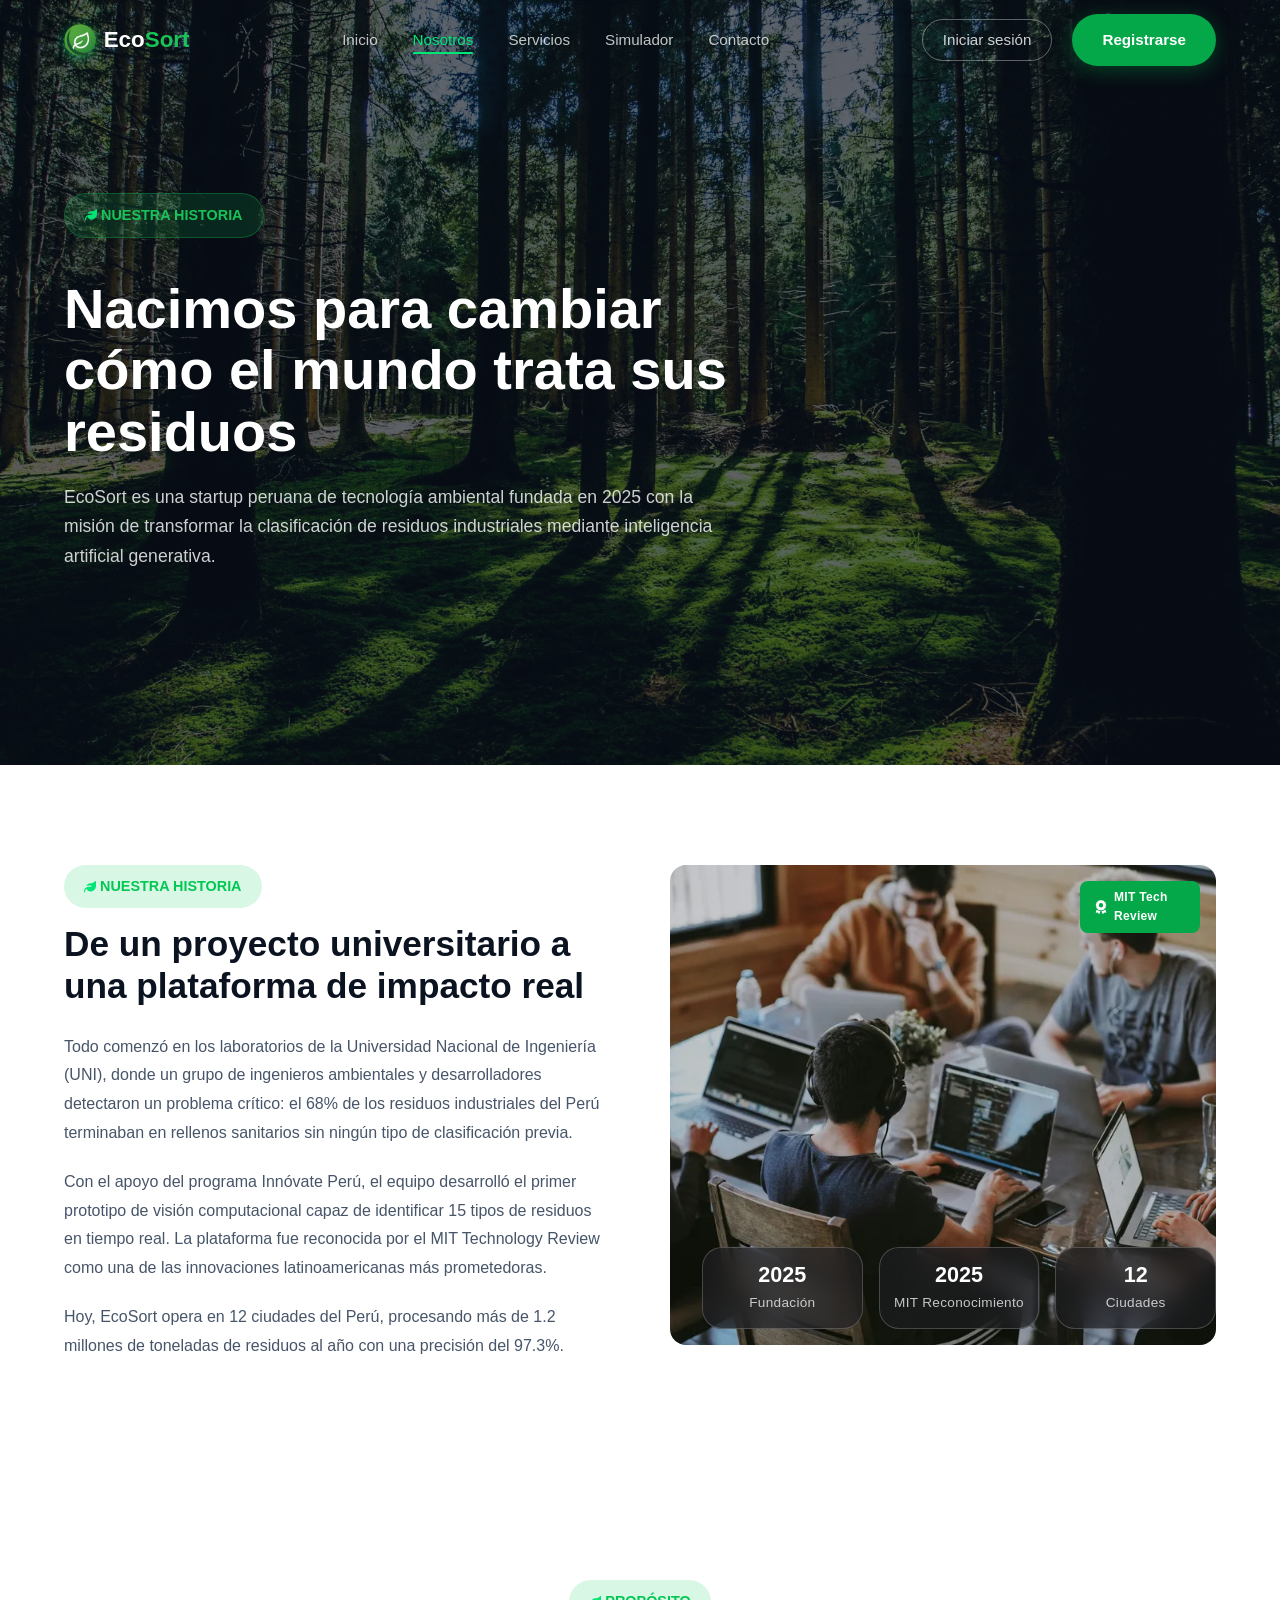
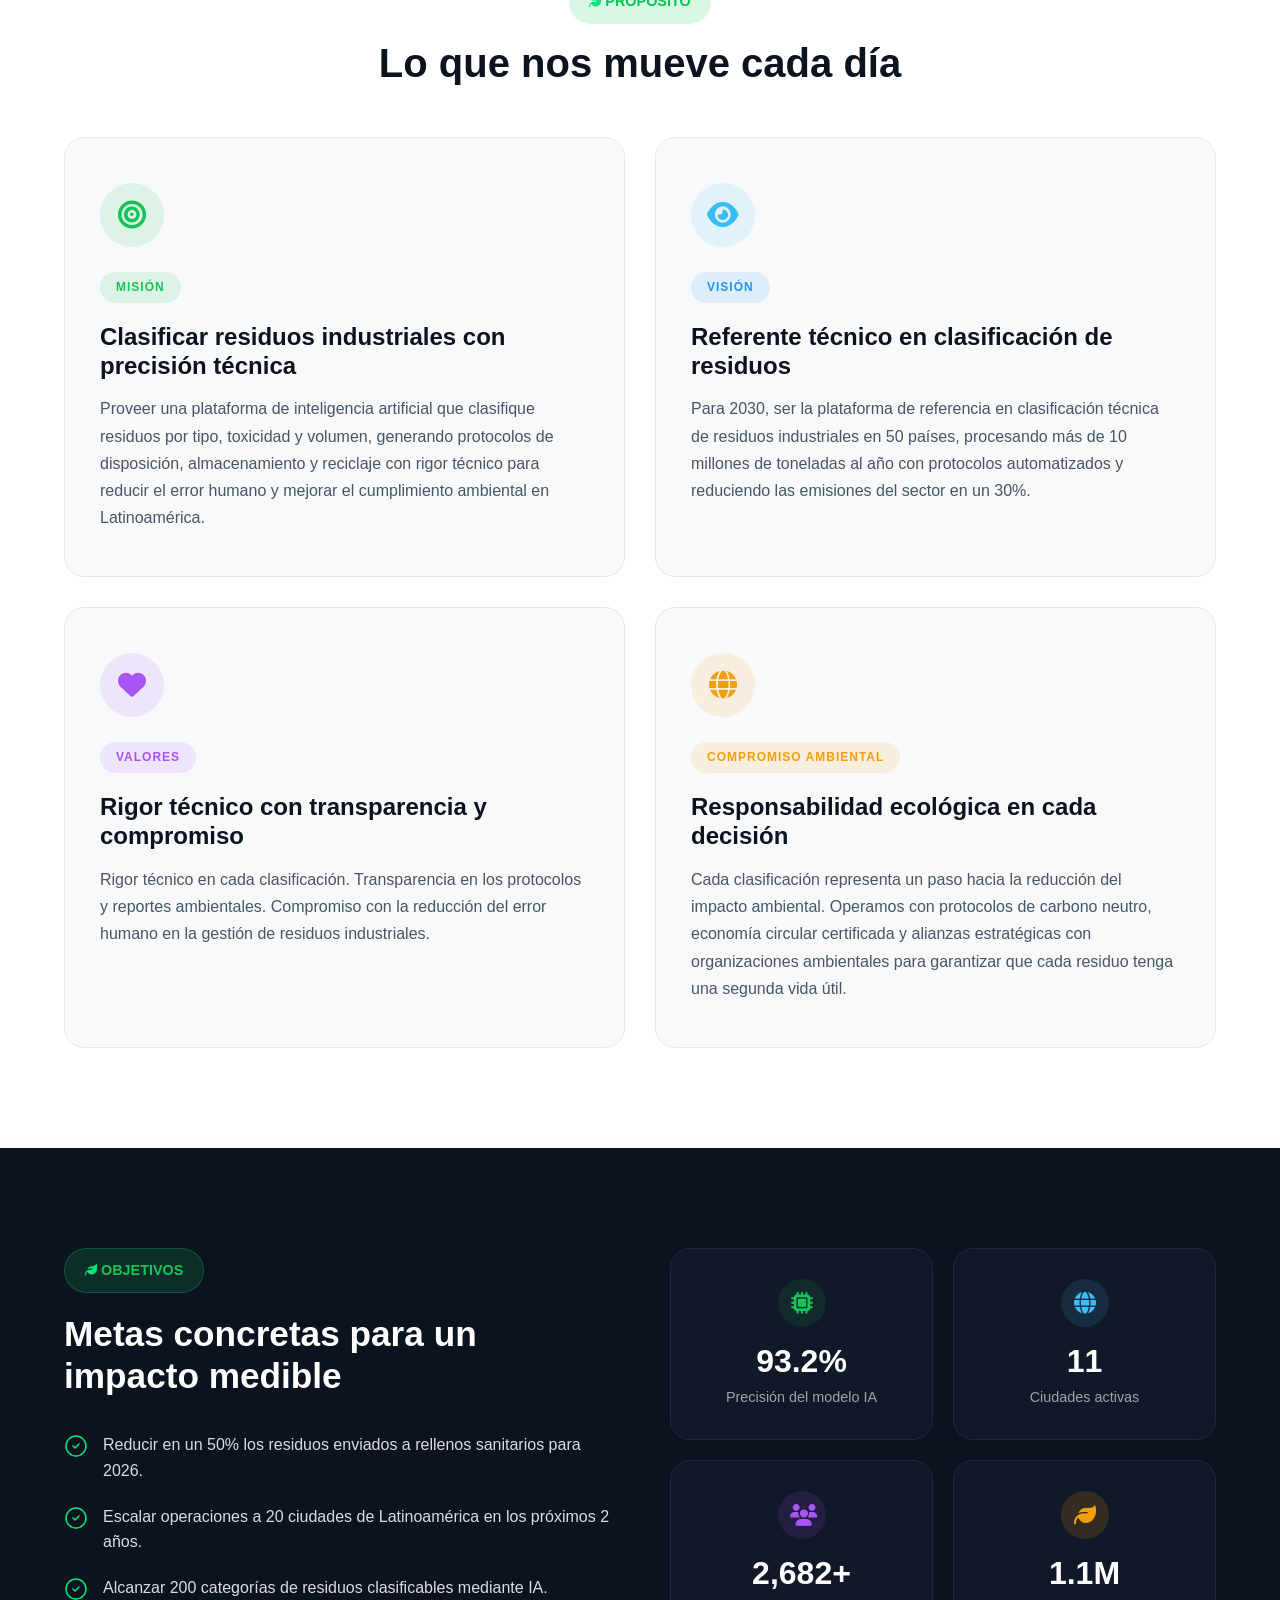
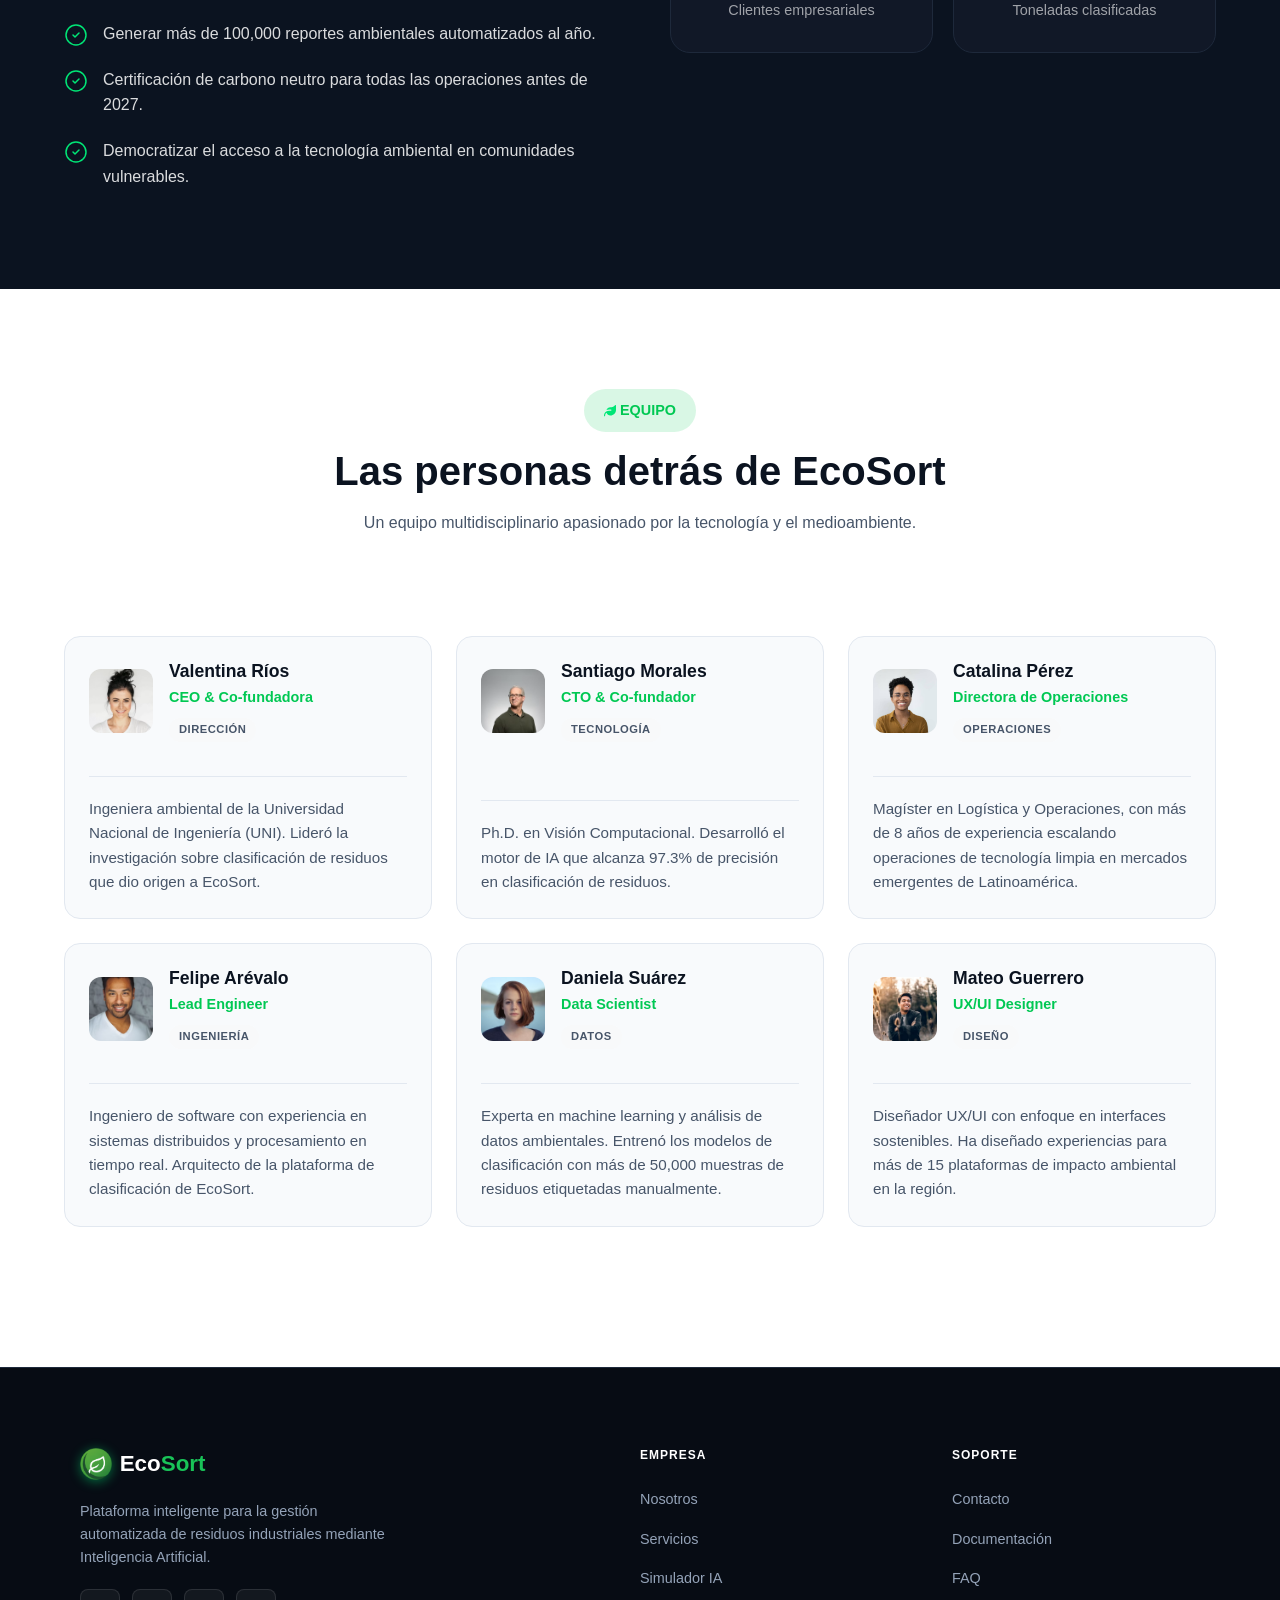
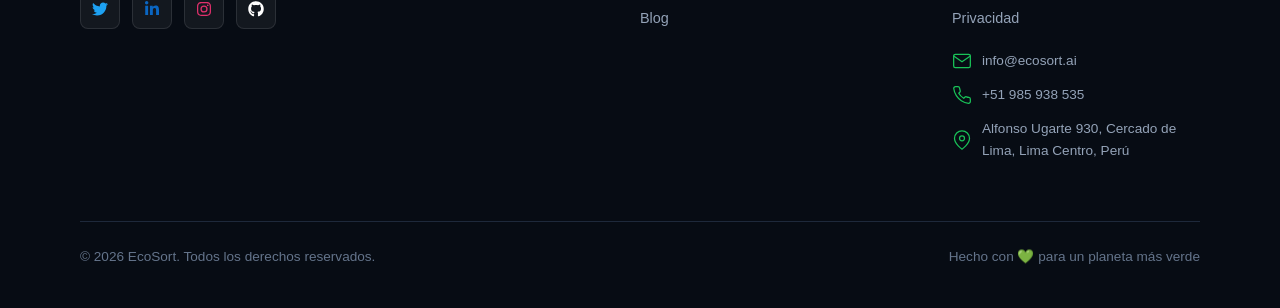
<file: page/nosotros.html>
﻿<!doctype html>
<!-- ================================================================
     PAGINA: nosotros.html — Historia, equipo y valores de EcoSort
     ================================================================
     Esta pagina presenta la identidad corporativa:
       - Hero con imagen de fondo y eslogan
       - Historia: de proyecto universitario a plataforma real
       - Proposito: mision, vision, valores, compromiso ambiental
       - Objetivos: 6 metas con checkmarks + metricas clave
       - Equipo: 6 tarjetas con foto, rol y descripcion

     ARCHIVOS RELACIONADOS:
       - scss/pages/_nosotros.scss: estilos especificos
       - js/main.js: contadores animados (count-metric)
        - js/auth-header.js: header
      ================================================================ -->
<html lang="es">
  <head>
    <meta charset="UTF-8" />
    <meta name="viewport" content="width=device-width, initial-scale=1.0" />
    <meta
      name="description"
      content="Conoce la historia de EcoSort, nuestra misión, visión y el equipo detrás de la plataforma de clasificación de residuos con IA."
    />
    <title>Nosotros | EcoSort</title>
    <link rel="stylesheet" href="../css/main.css" />
    <link rel="icon" href="../assets/images/logo.png" />
    <!-- Font Awesome se usa para los iconos de mision/vision/valores
         (fas fa-bullseye, fa-eye, fa-heart, fa-globe). Alternativa a
         los SVG personalizados del resto del sitio. -->
    <link
      rel="stylesheet"
      href="https://cdnjs.cloudflare.com/ajax/libs/font-awesome/6.4.0/css/all.min.css"
    />
  </head>
  <body>
    <header>
      <div class="container">
        <a href="../index.html" class="navbar-brand-link">
          <img
            src="../assets/images/logo.png"
            alt="EcoSort Logo"
            class="brand-logo-img"
            loading="lazy"
          />
          <span class="brand-text"
            ><span class="text-white">Eco</span
            ><span class="text-green">Sort</span></span
          >
        </a>
        <nav>
          <ul>
            <li><a href="../index.html">Inicio</a></li>
            <li><a href="nosotros.html" class="active">Nosotros</a></li>
            <li><a href="servicios.html">Servicios</a></li>
            <li><a href="simulador.html">Simulador</a></li>
            <li><a href="contacto.html">Contacto</a></li>
          </ul>
        </nav>
        <div class="actions">
          <a href="login.html" class="btn-link">Iniciar sesión</a>
          <a href="registro.html" class="btn-primary">Registrarse</a>
        </div>
        <button class="menu-toggle" type="button" aria-label="Menú de navegación">☰</button>
      </div>
    </header>

    <!-- ===========================================================
         HEADER + HERO: Barra de navegacion + Hero con imagen
         ===========================================================
         El header es identico en todas las paginas (mismo <header>
         con logo, nav, acciones y menu toggle). La unica diferencia
         es el enlace "active" que marca la pagina actual.

         El hero de nosotros.html usa una imagen de fondo (bosque.webp)
         con carga prioritaria (fetchpriority="high") porque es el
         primer elemento visual importante de la pagina.

         ARCHIVOS RELACIONADOS:
           - scss/layout/_header.scss: estilos del header
           - scss/pages/_nosotros.scss: estilos del hero de nosotros
           - js/main.js: clase "scrolled" al header
         =========================================================== -->
    <main class="about-page" id="nosotros">
      <section class="about-hero">
        <img
          src="../assets/images/bosque.webp"
          alt="Nacimos para cambiar cómo el mundo trata sus residuos"
          fetchpriority="high"
          loading="eager"
          decoding="sync"
          class="cover-img about-hero-bg"
        />
        <div class="container">
          <div class="about-hero-content">
            <span class="badge badge-green"
              ><img src="../assets/icons/leaf.svg" class="icon" alt="" />
              NUESTRA HISTORIA
            </span>
            <h1>Nacimos para cambiar cómo el mundo trata sus residuos</h1>
            <p>
              EcoSort es una startup peruana de tecnología ambiental fundada en
              2025 con la misión de transformar la clasificación de residuos
              industriales mediante inteligencia artificial generativa.
            </p>
          </div>
        </div>
      </section>

      <!-- ===========================================================
           SECCION: Historia
           ===========================================================
           La historia de EcoSort en formato de texto + imagen.
           El lado izquierdo tiene parrafos que cuentan el origen
           (UNI, Innóvate Perú, MIT Tech Review). El lado derecho
           tiene la imagen del equipo con una capsula "MIT Tech
           Review" superpuesta y tres indicadores estadisticos
           (Fundacion 2025, MIT 2025, 12 ciudades).

           ARCHIVOS RELACIONADOS:
             - scss/pages/_nosotros.scss: .history, .history-grid
           =========================================================== -->
      <section class="history section">
        <div class="container">
          <div class="history-grid">
            <div class="history-text">
              <span class="badge">
                <img src="../assets/icons/leaf.svg" class="icon" alt="" />
                NUESTRA HISTORIA
              </span>
              <h2>
                De un proyecto universitario a una plataforma de impacto real
              </h2>
              <p>
                Todo comenzó en los laboratorios de la Universidad Nacional de
                Ingeniería (UNI), donde un grupo de ingenieros ambientales y
                desarrolladores detectaron un problema crítico: el 68% de los
                residuos industriales del Perú terminaban en rellenos sanitarios
                sin ningún tipo de clasificación previa.
              </p>
              <p>
                Con el apoyo del programa Innóvate Perú, el equipo desarrolló el
                primer prototipo de visión computacional capaz de identificar 15
                tipos de residuos en tiempo real. La plataforma fue reconocida
                por el MIT Technology Review como una de las innovaciones
                latinoamericanas más prometedoras.
              </p>
              <p>
                Hoy, EcoSort opera en 12 ciudades del Perú, procesando más de
                1.2 millones de toneladas de residuos al año con una precisión
                del 97.3%.
              </p>
            </div>
            <div class="history-media nosotros-image-card-wrapper">
              <img
                src="../assets/images/nosotros-equipo.webp"
                alt="Equipo EcoSort"
                loading="lazy"
                decoding="async"
                class="main-hero-img"
              />
              <div class="mit-badge-container">
                <img src="../assets/icons/award.svg" class="icon" alt="" />
                MIT Tech Review
              </div>
              <div class="stats-overlay-row">
                <div class="stat-pill-item">
                  <span class="stat-number">2025</span>
                  <span class="stat-label">Fundación</span>
                </div>
                <div class="stat-pill-item">
                  <span class="stat-number">2025</span>
                  <span class="stat-label">MIT Reconocimiento</span>
                </div>
                <div class="stat-pill-item">
                  <span class="stat-number">12</span>
                  <span class="stat-label">Ciudades</span>
                </div>
              </div>
            </div>
          </div>
        </div>
      </section>

      <!-- ===========================================================
           SECCION: Proposito (Mision, Vision, Valores, Compromiso)
           ===========================================================
           4 tarjetas que definen la identidad corporativa. Cada una
           tiene:
             - Icono circular con color distintivo (verde, azul,
               morado, naranja)
             - Label con el nombre (MISION, VISION, VALORES, etc.)
             - Titulo y descripcion

           Los iconos usan Font Awesome (fas fa-bullseye, fa-eye,
           fa-heart, fa-globe) en lugar de SVG personalizados.

           ARCHIVOS RELACIONADOS:
             - scss/pages/_nosotros.scss: .purpose, .purpose-card
           =========================================================== -->
      <section class="purpose section">
        <div class="container">
          <div class="section-title">
            <span class="badge">
              <img src="../assets/icons/leaf.svg" class="icon" alt="" />
              PROPÓSITO
            </span>
            <h2>Lo que nos mueve cada día</h2>
          </div>
          <div class="purpose-grid about-features-grid corporate-goals-section">
            <article class="purpose-card goal-card card-mision">
              <div class="purpose-icon icon-green icon-container-circle">
                <i class="fas fa-bullseye"></i>
              </div>
              <span class="purpose-label label-green">MISIÓN</span>
              <h3>Clasificar residuos industriales con precisión técnica</h3>
              <p>
                Proveer una plataforma de inteligencia artificial que clasifique
                residuos por tipo, toxicidad y volumen, generando protocolos de
                disposición, almacenamiento y reciclaje con rigor técnico para
                reducir el error humano y mejorar el cumplimiento ambiental en
                Latinoamérica.
              </p>
            </article>
            <article class="purpose-card goal-card card-vision">
              <div class="purpose-icon icon-blue icon-container-circle">
                <i class="fas fa-eye"></i>
              </div>
              <span class="purpose-label label-blue">VISIÓN</span>
              <h3>Referente técnico en clasificación de residuos</h3>
              <p>
                Para 2030, ser la plataforma de referencia en clasificación
                técnica de residuos industriales en 50 países, procesando más de
                10 millones de toneladas al año con protocolos automatizados y
                reduciendo las emisiones del sector en un 30%.
              </p>
            </article>
            <article class="purpose-card goal-card card-valores">
              <div class="purpose-icon icon-purple icon-container-circle">
                <i class="fas fa-heart"></i>
              </div>
              <span class="purpose-label label-purple">VALORES</span>
              <h3>Rigor técnico con transparencia y compromiso</h3>
              <p>
                Rigor técnico en cada clasificación. Transparencia en los
                protocolos y reportes ambientales. Compromiso con la reducción
                del error humano en la gestión de residuos industriales.
              </p>
            </article>
            <article class="purpose-card goal-card card-compromiso">
              <div class="purpose-icon icon-orange icon-container-circle">
                <i class="fas fa-globe"></i>
              </div>
              <span class="purpose-label label-orange"
                >COMPROMISO AMBIENTAL</span
              >
              <h3>Responsabilidad ecológica en cada decisión</h3>
              <p>
                Cada clasificación representa un paso hacia la reducción del
                impacto ambiental. Operamos con protocolos de carbono neutro,
                economía circular certificada y alianzas estratégicas con
                organizaciones ambientales para garantizar que cada residuo
                tenga una segunda vida útil.
              </p>
            </article>
          </div>
        </div>
      </section>

      <!-- ===========================================================
           SECCION: Objetivos y Metricas Clave
           ===========================================================
           Layout de dos columnas:
             - IZQUIERDA: lista de 6 objetivos con iconos check
               (reducir 50% residuos, escalar a 20 ciudades, etc.)
             - DERECHA: 4 metricas numericas con contadores animados
               (precision 97.3%, 12 ciudades, 2800+ clientes, 1.2M
               toneladas). Usan la clase count-metric de js/main.js.

           ARCHIVOS RELACIONADOS:
             - scss/pages/_nosotros.scss: .goals, .goal-metric
             - js/main.js: animateCounter() para los contadores
           =========================================================== -->
      <section class="goals section">
        <div class="container">
          <div class="goals-grid">
            <div class="goals-list">
              <span class="badge badge-green">
                <img src="../assets/icons/leaf.svg" class="icon" alt="" />
                OBJETIVOS
              </span>
              <h2>Metas concretas para un impacto medible</h2>
              <ul>
                <li>
                  <img
                    src="../assets/icons/check-circle-stroke.svg"
                    alt=""
                    width="20"
                    height="20"
                    class="check-icon"
                  />
                  Reducir en un 50% los residuos enviados a rellenos sanitarios
                  para 2026.
                </li>
                <li>
                  <img
                    src="../assets/icons/check-circle-stroke.svg"
                    alt=""
                    width="20"
                    height="20"
                    class="check-icon"
                  />
                  Escalar operaciones a 20 ciudades de Latinoamérica en los
                  próximos 2 años.
                </li>
                <li>
                  <img
                    src="../assets/icons/check-circle-stroke.svg"
                    alt=""
                    width="20"
                    height="20"
                    class="check-icon"
                  />
                  Alcanzar 200 categorías de residuos clasificables mediante IA.
                </li>
                <li>
                  <img
                    src="../assets/icons/check-circle-stroke.svg"
                    alt=""
                    width="20"
                    height="20"
                    class="check-icon"
                  />
                  Generar más de 100,000 reportes ambientales automatizados al
                  año.
                </li>
                <li>
                  <img
                    src="../assets/icons/check-circle-stroke.svg"
                    alt=""
                    width="20"
                    height="20"
                    class="check-icon"
                  />
                  Certificación de carbono neutro para todas las operaciones
                  antes de 2027.
                </li>
                <li>
                  <img
                    src="../assets/icons/check-circle-stroke.svg"
                    alt=""
                    width="20"
                    height="20"
                    class="check-icon"
                  />
                  Democratizar el acceso a la tecnología ambiental en
                  comunidades vulnerables.
                </li>
              </ul>
            </div>
            <div
              class="goals-metrics sidebar-breakdown-list right-panel-metrics"
            >
              <div class="goal-metric breakdown-item">
                <div class="goal-metric-icon icon-green metric-icon-box-right">
                  <i class="fas fa-microchip"></i>
                </div>
                <h3
                  class="count-metric"
                  data-target="97.3"
                  data-suffix="%"
                  data-decimals="1"
                >
                  0
                </h3>
                <p>Precisión del modelo IA</p>
              </div>
              <div class="goal-metric breakdown-item">
                <div class="goal-metric-icon icon-blue metric-icon-box-right">
                  <i class="fas fa-globe"></i>
                </div>
                <h3
                  class="count-metric"
                  data-target="12"
                  data-suffix=""
                  data-decimals="0"
                >
                  0
                </h3>
                <p>Ciudades activas</p>
              </div>
              <div class="goal-metric breakdown-item">
                <div class="goal-metric-icon icon-purple metric-icon-box-right">
                  <i class="fas fa-users"></i>
                </div>
                <h3
                  class="count-metric"
                  data-target="2800"
                  data-suffix="+"
                  data-decimals="0"
                >
                  0
                </h3>
                <p>Clientes empresariales</p>
              </div>
              <div class="goal-metric breakdown-item">
                <div class="goal-metric-icon icon-yellow metric-icon-box-right">
                  <i class="fas fa-leaf"></i>
                </div>
                <h3
                  class="count-metric"
                  data-target="1.2"
                  data-suffix="M"
                  data-decimals="1"
                >
                  0
                </h3>
                <p>Toneladas clasificadas</p>
              </div>
            </div>
          </div>
        </div>
      </section>

      <!-- ===========================================================
           SECCION: Equipo (6 tarjetas de miembros)
           ===========================================================
           Grid de 6 tarjetas con la foto del miembro, nombre, rol,
           departamento (DIRECCION, TECNOLOGIA, etc.) y descripcion.
           Las fotos usan formato AVIF (mejor compresion que JPG/PNG)
           y loading="lazy" para carga diferida.

           Cada tarjeta tiene:
             - .card-top-header: foto circular + info basica
             - Parrafo de descripcion profesional

           ARCHIVOS RELACIONADOS:
             - scss/pages/_nosotros.scss: .team-section, .team-card
           =========================================================== -->
      <section class="team-section section">
        <div class="container">
          <div class="section-title">
            <span class="badge">
              <img src="../assets/icons/leaf.svg" class="icon" alt="" />
              EQUIPO
            </span>
            <h2>Las personas detrás de EcoSort</h2>
            <p>
              Un equipo multidisciplinario apasionado por la tecnología y el
              medioambiente.
            </p>
          </div>
          <div class="team-section-container">
            <article class="team-card">
              <div class="card-top-header">
                <img
                  src="../assets/images/Miembro equipo 1.avif"
                  alt="Valentina Ríos"
                  class="profile-avatar"
                />
                <div>
                  <h3>Valentina Ríos</h3>
                  <span class="team-role">CEO & Co-fundadora</span>
                  <span class="team-dept">DIRECCIÓN</span>
                </div>
              </div>
              <p>
                Ingeniera ambiental de la Universidad Nacional de Ingeniería
                (UNI). Lideró la investigación sobre clasificación de residuos
                que dio origen a EcoSort.
              </p>
            </article>
            <article class="team-card">
              <div class="card-top-header">
                <img
                  src="../assets/images/Miembro equipo 2.avif"
                  alt="Santiago Morales"
                  class="profile-avatar"
                />
                <div>
                  <h3>Santiago Morales</h3>
                  <span class="team-role">CTO & Co-fundador</span>
                  <span class="team-dept">TECNOLOGÍA</span>
                </div>
              </div>
              <p>
                Ph.D. en Visión Computacional. Desarrolló el motor de IA que
                alcanza 97.3% de precisión en clasificación de residuos.
              </p>
            </article>
            <article class="team-card">
              <div class="card-top-header">
                <img
                  src="../assets/images/Miembro equipo 3.jpg"
                  alt="Catalina Pérez"
                  class="profile-avatar"
                />
                <div>
                  <h3>Catalina Pérez</h3>
                  <span class="team-role">Directora de Operaciones</span>
                  <span class="team-dept">OPERACIONES</span>
                </div>
              </div>
              <p>
                Magíster en Logística y Operaciones, con más de 8 años de
                experiencia escalando operaciones de tecnología limpia en
                mercados emergentes de Latinoamérica.
              </p>
            </article>
            <article class="team-card">
              <div class="card-top-header">
                <img
                  src="../assets/images/Miembro equipo 4.avif"
                  alt="Felipe Arévalo"
                  class="profile-avatar"
                />
                <div>
                  <h3>Felipe Arévalo</h3>
                  <span class="team-role">Lead Engineer</span>
                  <span class="team-dept">INGENIERÍA</span>
                </div>
              </div>
              <p>
                Ingeniero de software con experiencia en sistemas distribuidos y
                procesamiento en tiempo real. Arquitecto de la plataforma de
                clasificación de EcoSort.
              </p>
            </article>
            <article class="team-card">
              <div class="card-top-header">
                <img
                  src="../assets/images/Miembro equipo 5.avif"
                  alt="Daniela Suárez"
                  class="profile-avatar"
                />
                <div>
                  <h3>Daniela Suárez</h3>
                  <span class="team-role">Data Scientist</span>
                  <span class="team-dept">DATOS</span>
                </div>
              </div>
              <p>
                Experta en machine learning y análisis de datos ambientales.
                Entrenó los modelos de clasificación con más de 50,000 muestras
                de residuos etiquetadas manualmente.
              </p>
            </article>
            <article class="team-card">
              <div class="card-top-header">
                <img
                  src="../assets/images/Miembro equipo 6.avif"
                  alt="Mateo Guerrero"
                  class="profile-avatar"
                />
                <div>
                  <h3>Mateo Guerrero</h3>
                  <span class="team-role">UX/UI Designer</span>
                  <span class="team-dept">DISEÑO</span>
                </div>
              </div>
              <p>
                Diseñador UX/UI con enfoque en interfaces sostenibles. Ha
                diseñado experiencias para más de 15 plataformas de impacto
                ambiental en la región.
              </p>
            </article>
          </div>
        </div>
      </section>
    </main>

    <footer>
      <div class="footer-inner">
        <div class="footer-grid">
          <div class="footer-brand">
            <a href="../index.html" class="navbar-brand-link">
              <img
                src="../assets/images/logo.png"
                alt="EcoSort Logo"
                class="brand-logo-img"
              />
              <span class="brand-text"
                ><span class="text-white">Eco</span
                ><span class="text-green">Sort</span></span
              >
            </a>
            <p>
              Plataforma inteligente para la gestión automatizada de residuos
              industriales mediante Inteligencia Artificial.
            </p>
            <div class="footer-social">
              <a href="#" aria-label="Twitter/X">
                <img src="../assets/icons/twitter.svg" class="icon" alt="" />
              </a>
              <a href="#" aria-label="LinkedIn">
                <img
                  src="../assets/icons/linkedin-in.svg"
                  class="icon"
                  alt=""
                />
              </a>
              <a href="#" aria-label="Instagram">
                <img src="../assets/icons/instagram.svg" class="icon" alt="" />
              </a>
              <a href="#" aria-label="GitHub">
                <img src="../assets/icons/github.svg" class="icon" alt="" />
              </a>
            </div>
          </div>
          <div class="footer-col">
            <h4>EMPRESA</h4>
            <ul>
              <li><a href="nosotros.html">Nosotros</a></li>
              <li><a href="servicios.html">Servicios</a></li>
              <li><a href="simulador.html">Simulador IA</a></li>
              <li><a href="../index.html">Blog</a></li>
            </ul>
          </div>
          <div class="footer-col">
            <h4>SOPORTE</h4>
            <ul>
              <li><a href="contacto.html">Contacto</a></li>
              <li><a href="#" class="modal-trigger" data-modal="documentacion">Documentación</a></li>
              <li><a href="#" class="modal-trigger" data-modal="faq">FAQ</a></li>
              <li><a href="#" class="modal-trigger" data-modal="privacidad">Privacidad</a></li>
            </ul>
            <div class="footer-contact">
              <p>
                <img
                  src="../assets/icons/icon-mail-green.svg"
                  alt=""
                  width="20"
                  height="20"
                />
                info@ecosort.ai
              </p>
              <p>
                <img
                  src="../assets/icons/icon-phone-green.svg"
                  alt=""
                  width="20"
                  height="20"
                />
                +51 985 938 535
              </p>
              <p>
                <img
                  src="../assets/icons/icon-location-green.svg"
                  alt=""
                  width="20"
                  height="20"
                />
                Alfonso Ugarte 930, Cercado de Lima, Lima Centro, Perú
              </p>
            </div>
          </div>
        </div>
        <div class="sub-footer">
          <p>© 2026 EcoSort. Todos los derechos reservados.</p>
          <p>Hecho con 💚 para un planeta más verde</p>
        </div>
      </div>
    </footer>

    <!-- ===========================================================
         SCRIPTS: main.js (funciones globales) + modales + header
         ===========================================================
         Cargamos main.js sin "defer" porque necesita manipular el
         DOM inmediatamente. modales.js y auth-header.js usan "defer"
         para cargarse sin bloquear la renderizacion.

         Nosotros.html NO carga slider.js porque no tiene carrusel,
         ni gemini-config.js/simulador.js porque no tiene simulador.
         =========================================================== -->
    <script src="../js/main.js"></script>
    <script src="../js/modales.js"></script>
    <script src="../js/auth-header.js" defer></script>
  </body>
</html>
</file>
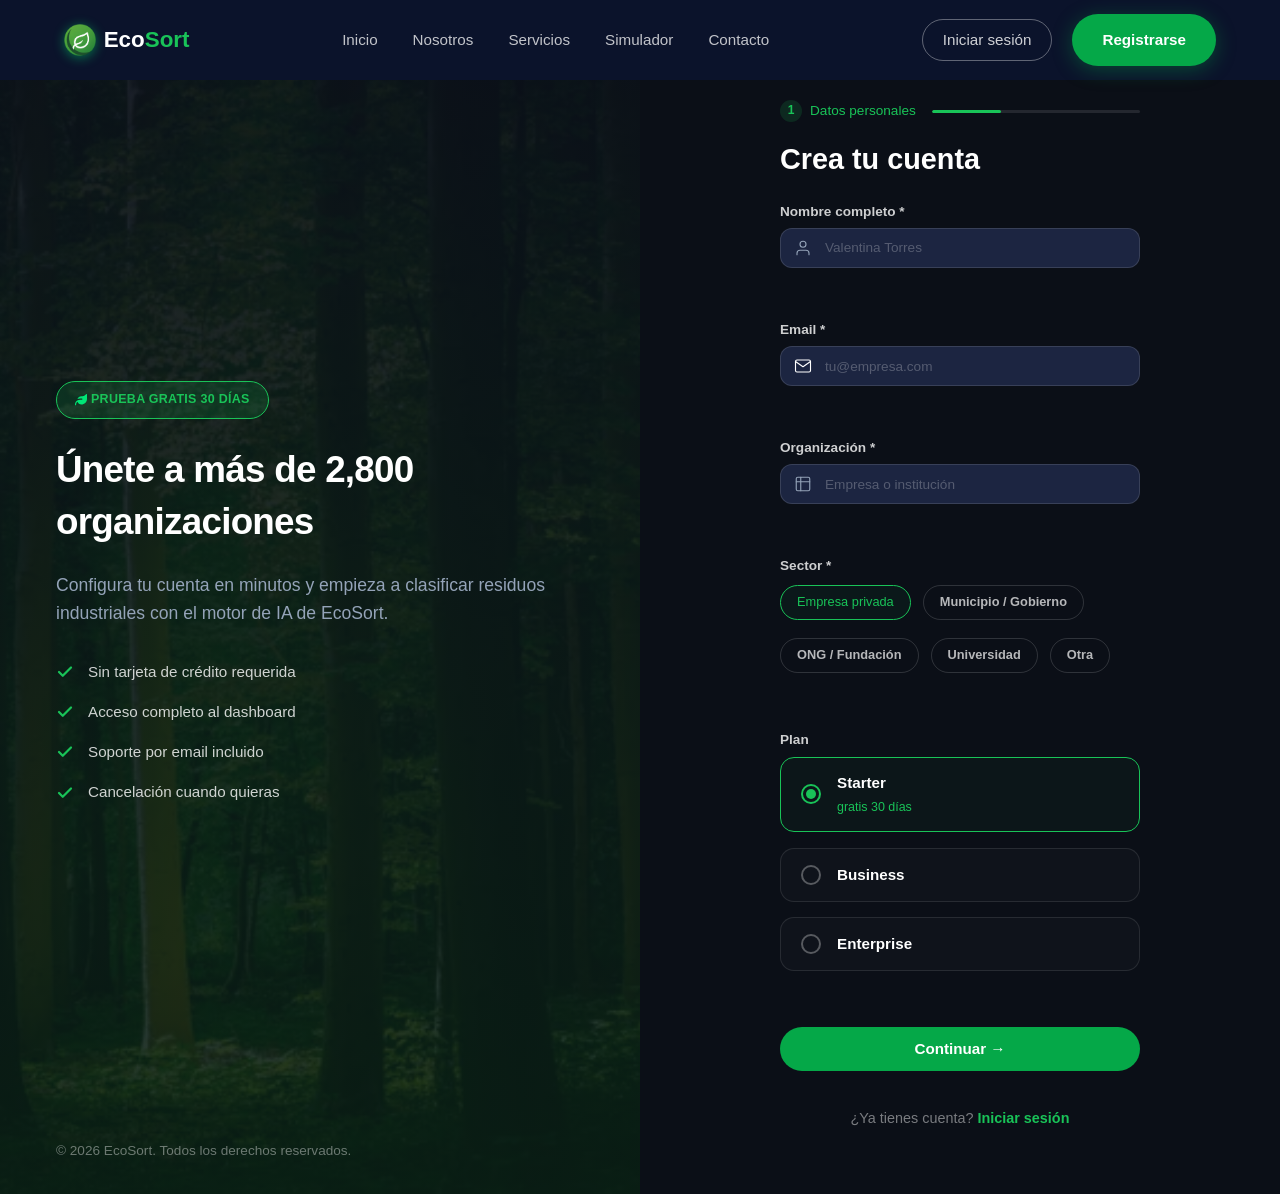
<file: page/registro.html>
﻿<!doctype html>
<!-- ================================================================
     PAGINA: registro.html — Registro de usuarios (Stepper multi-paso)
     ================================================================
     Pagina de registro con diseno de panel dividido (mismo layout
     que login.html):
       - IZQUIERDA: panel informativo con beneficios del registro
       - DERECHA: formulario multi-step con:
           Paso 1: datos personales (nombre, email, organizacion)
           Paso 2: sector (pills de radio: privada, municipio, ONG,
                   universidad, otra)
           Paso 3: seleccion de plan (Starter, Business, Enterprise)

     ARCHIVOS RELACIONADOS:
       - scss/pages/_registro.scss: estilos especificos de registro
       - js/registro.js: logica del stepper y formulario
       - js/auth-header.js: header
     ================================================================ -->
<html lang="es">
  <head>
    <meta charset="UTF-8" />
    <meta name="viewport" content="width=device-width, initial-scale=1.0" />
    <link
      rel="preload"
      as="image"
      href="../assets/images/auth-side-optimized.webp"
      type="image/webp"
      fetchpriority="high"
    />
    <meta
      name="description"
      content="Regístrate en EcoSort y comienza a gestionar residuos industriales con inteligencia artificial. Prueba gratuita de 30 días."
    />
    <title>Registrarse | EcoSort</title>
    <link rel="stylesheet" href="../css/main.css" />
    <link rel="icon" href="../assets/images/logo.png" />
  </head>

  <body class="auth-page">
    <header class="main-navbar">
      <div class="container">
        <a href="../index.html" class="navbar-brand-link">
          <img
            src="../assets/images/logo.png"
            alt="EcoSort Logo"
            class="brand-logo-img"
          />
          <span class="brand-text"
            ><span class="text-white">Eco</span
            ><span class="text-green">Sort</span></span
          >
        </a>

        <nav>
          <ul>
            <li><a href="../index.html">Inicio</a></li>
            <li><a href="nosotros.html">Nosotros</a></li>
            <li><a href="servicios.html">Servicios</a></li>
            <li><a href="simulador.html">Simulador</a></li>
            <li><a href="contacto.html">Contacto</a></li>
          </ul>
        </nav>

        <div class="actions">
          <a href="login.html" class="btn-link">Iniciar sesión</a>
          <a href="registro.html" class="btn-primary">Registrarse</a>
        </div>

        <button class="menu-toggle" type="button" aria-label="Menú de navegación">☰</button>
      </div>
    </header>

    <!-- ===========================================================
         LAYOUT SPLIT + FORMULARIO DE REGISTRO (Stepper)
         ===========================================================
         Mismo layout que login.html (.auth-split):
           - IZQUIERDA: panel con badge "PRUEBA GRATIS 30 DIAS"
             y lista de beneficios.
           - DERECHA: formulario multi-step con stepper visual
             (numero 1 + "Datos personales" + barra de progreso).
             Campos: nombre, email, organizacion, sector (pills de
             radio: privada, municipio, ONG, universidad, otra),
             plan (Starter/Business/Enterprise en tarjetas con
             radio).

         El stepper avanza de paso 1 (datos) a paso 2 (contrasena)
         a paso 3 (exito) usando la logica en registro.js.

         ARCHIVOS RELACIONADOS:
           - scss/pages/_registro.scss: .registration-stepper, .reg-plans
           - js/registro.js: stepper logic, validacion
           - js/auth-header.js: header
         =========================================================== -->
    <main>
      <div class="auth-split">
        <!-- Panel izquierdo con imagen de fondo y lista de beneficios -->
        <section class="auth-panel">
          <img
            src="../assets/images/auth-side-optimized.webp"
            alt="EcoSort Technical Dashboard Visual"
            width="800"
            height="1000"
            fetchpriority="high"
            decoding="sync"
            loading="eager"
            class="side-illustration"
          />
          <div class="auth-panel-content">
            <span class="badge"
              ><img src="../assets/icons/leaf.svg" class="icon" alt="" /> PRUEBA
              GRATIS 30 DÍAS</span
            >
            <h2>Únete a más de 2,800 organizaciones</h2>
            <p>
              Configura tu cuenta en minutos y empieza a clasificar residuos
              industriales con el motor de IA de EcoSort.
            </p>

            <ul class="auth-features">
              <li>
                <svg
                  class="auth-check-icon"
                  width="18"
                  height="18"
                  viewBox="0 0 24 24"
                  fill="none"
                  stroke="#19C358"
                  stroke-width="3"
                  stroke-linecap="round"
                  stroke-linejoin="round"
                >
                  <polyline points="20 6 9 17 4 12" />
                </svg>
                Sin tarjeta de crédito requerida
              </li>
              <li>
                <svg
                  class="auth-check-icon"
                  width="18"
                  height="18"
                  viewBox="0 0 24 24"
                  fill="none"
                  stroke="#19C358"
                  stroke-width="3"
                  stroke-linecap="round"
                  stroke-linejoin="round"
                >
                  <polyline points="20 6 9 17 4 12" />
                </svg>
                Acceso completo al dashboard
              </li>
              <li>
                <svg
                  class="auth-check-icon"
                  width="18"
                  height="18"
                  viewBox="0 0 24 24"
                  fill="none"
                  stroke="#19C358"
                  stroke-width="3"
                  stroke-linecap="round"
                  stroke-linejoin="round"
                >
                  <polyline points="20 6 9 17 4 12" />
                </svg>
                Soporte por email incluido
              </li>
              <li>
                <svg
                  class="auth-check-icon"
                  width="18"
                  height="18"
                  viewBox="0 0 24 24"
                  fill="none"
                  stroke="#19C358"
                  stroke-width="3"
                  stroke-linecap="round"
                  stroke-linejoin="round"
                >
                  <polyline points="20 6 9 17 4 12" />
                </svg>
                Cancelación cuando quieras
              </li>
            </ul>
          </div>
          <p class="auth-copyright">
            © 2026 EcoSort. Todos los derechos reservados.
          </p>
        </section>

        <!-- Columna derecha: formulario multi-step con sector pills y selección de plan -->
        <section
          class="auth-form-col right-login-column registration-view-section"
        >
          <div class="login-form-box registration-form-box">
            <div class="registration-stepper">
              <span class="step-badge">1</span>
              <span class="step-text-label">Datos personales</span>
              <div class="step-progress-bar-container">
                <div class="step-progress-fill-line"></div>
              </div>
            </div>

            <div class="form-header-group">
              <h1 class="form-main-title">Crea tu cuenta</h1>
            </div>

            <form action="#" method="POST">
              <div class="auth-field login-input-group">
                <label for="reg-nombre"
                  >Nombre completo <span class="required">*</span></label
                >
                <div class="input-icon-wrapper">
                  <img
                    class="input-icon"
                    src="../assets/icons/icon-user-white.svg"
                    alt=""
                    width="18"
                    height="18"
                  />
                  <input
                    type="text"
                    id="reg-nombre"
                    placeholder="Valentina Torres"
                    required
                  />
                </div>
              </div>

              <div class="auth-field login-input-group">
                <label for="reg-email"
                  >Email <span class="required">*</span></label
                >
                <div class="input-icon-wrapper">
                  <img
                    class="input-icon"
                    src="../assets/icons/icon-mail-white.svg"
                    alt=""
                    width="18"
                    height="18"
                  />
                  <input
                    type="email"
                    id="reg-email"
                    placeholder="tu@empresa.com"
                    required
                  />
                </div>
              </div>

              <div class="auth-field login-input-group">
                <label for="reg-org"
                  >Organización <span class="required">*</span></label
                >
                <div class="input-icon-wrapper">
                  <img
                    class="input-icon"
                    src="../assets/icons/icon-building.svg"
                    alt=""
                    width="18"
                    height="18"
                  />
                  <input
                    type="text"
                    id="reg-org"
                    placeholder="Empresa o institución"
                    required
                  />
                </div>
              </div>

              <div class="auth-field login-input-group">
                <label>Sector <span class="required">*</span></label>
                <div class="sector-pills-group">
                  <label>
                    <input type="radio" name="sector" value="privada" checked />
                    <span class="sector-pill-label">Empresa privada</span>
                  </label>
                  <label>
                    <input type="radio" name="sector" value="municipio" />
                    <span class="sector-pill-label">Municipio / Gobierno</span>
                  </label>
                  <label>
                    <input type="radio" name="sector" value="ong" />
                    <span class="sector-pill-label">ONG / Fundación</span>
                  </label>
                  <label>
                    <input type="radio" name="sector" value="universidad" />
                    <span class="sector-pill-label">Universidad</span>
                  </label>
                  <label>
                    <input type="radio" name="sector" value="otra" />
                    <span class="sector-pill-label">Otra</span>
                  </label>
                </div>
              </div>

              <div class="auth-field login-input-group">
                <label>Plan</label>
                <div class="reg-plans">
                  <label class="plan-option-card">
                    <input
                      type="radio"
                      name="plan"
                      class="plan-radio-custom"
                      value="starter"
                      checked
                    />
                    <span class="plan-card-text-group">
                      <strong>Starter</strong>
                      <span class="plan-tag">gratis 30 días</span>
                    </span>
                  </label>
                  <label class="plan-option-card">
                    <input
                      type="radio"
                      name="plan"
                      class="plan-radio-custom"
                      value="business"
                    />
                    <span class="plan-card-text-group">
                      <strong>Business</strong>
                    </span>
                  </label>
                  <label class="plan-option-card">
                    <input
                      type="radio"
                      name="plan"
                      class="plan-radio-custom"
                      value="enterprise"
                    />
                    <span class="plan-card-text-group">
                      <strong>Enterprise</strong>
                    </span>
                  </label>
                </div>
              </div>

              <button
                type="submit"
                class="auth-submit login-submit-btn login-input-group"
              >
                Continuar →
              </button>
            </form>

            <p class="auth-footer-text">
              ¿Ya tienes cuenta? <a href="login.html">Iniciar sesión</a>
            </p>
          </div>
        </section>
      </div>
    </main>

    <!-- ===========================================================
         SCRIPTS: main.js + registro.js + auth-header.js
         ===========================================================
         registro.js maneja el stepper multi-paso: avanzar entre
         "Datos personales", "Contrasena" y "Exito", con validacion
         de campos en cada paso. No carga modales.js porque
         registro.html usa layout split sin footer completo.
         =========================================================== -->
    <script src="../js/main.js"></script>
    <script src="../js/registro.js"></script>
    <script src="../js/auth-header.js" defer></script>
  </body>
</html>
</file>
<file: css/main.css>
@charset "UTF-8";
*,
*::before,
*::after {
  margin: 0;
  padding: 0;
  box-sizing: border-box;
}

html {
  scroll-behavior: smooth;
}

body {
  min-height: 100vh;
  overflow-x: hidden;
}

img {
  display: block;
  max-width: 100%;
}

a {
  text-decoration: none;
  color: inherit;
}

ul,
ol {
  list-style: none;
}

input,
textarea,
select,
button {
  border: none;
  outline: none;
  background: none;
  font: inherit;
}

button {
  cursor: pointer;
}

table {
  border-collapse: collapse;
  border-spacing: 0;
}

body {
  font-family: "Segoe UI", "Arial", sans-serif;
  background: #FFFFFF;
  color: #334155;
  line-height: 1.6;
  overflow-x: hidden;
}

img {
  max-width: 100%;
  height: auto;
  display: block;
}

.cover-img {
  width: 100%;
  height: 100%;
  object-fit: cover;
  object-position: center;
}

.container {
  width: 90%;
  max-width: 1200px;
  margin: 0 auto;
}

main {
  min-height: 100vh;
  margin: 0;
  padding: 0;
}

section,
.section {
  padding: 100px 0;
}
@media (max-width: 768px) {
  section,
  .section {
    padding: 60px 0;
  }
}

h1, h2, h3, h4, h5, h6 {
  color: #0B1320;
  font-weight: 700;
  line-height: 1.2;
}

h1 {
  font-size: clamp(2.2rem, 4.5vw, 3.5rem);
}

h2 {
  font-size: clamp(1.7rem, 3.5vw, 2.5rem);
}

h3 {
  font-size: clamp(1.1rem, 2vw, 1.3rem);
}

p {
  color: #475569;
}

.section-title {
  text-align: center;
  margin-bottom: 60px;
}
.section-title h2 {
  margin-bottom: 15px;
  color: #0B1320;
}
.section-title p {
  max-width: 700px;
  margin: auto;
  color: #475569;
}

.section-title .badge {
  margin-bottom: 15px;
}

.badge {
  display: inline-flex;
  align-items: center;
  justify-content: center;
  padding: 10px 20px;
  border-radius: 999px;
  background: rgba(0, 200, 83, 0.15);
  color: #00C853;
  font-size: 0.9rem;
  font-weight: 600;
}

.text-green {
  color: #19C358;
}

.icon {
  display: inline-block;
  width: 1em;
  height: 1em;
  vertical-align: middle;
}

.badge .icon, .badge-green .icon {
  width: 12px;
  height: 12px;
  margin-right: 4px;
  color: #19C358;
  transition: transform 0.2s ease;
}

.badge:hover .icon, .badge-green:hover .icon {
  transform: rotate(15deg);
}

.badge-green {
  background: rgba(25, 195, 88, 0.15);
  border: 1px solid rgba(25, 195, 88, 0.3);
  color: #19C358;
}

.feature-icon svg,
.service-icon svg,
.extra-icon svg,
.purpose-icon svg,
.metric-icon svg,
.module-icon svg,
.team-icon svg {
  width: 24px;
  height: 24px;
  fill: none;
  stroke-width: 2px;
  stroke-linecap: round;
  stroke-linejoin: round;
  flex-shrink: 0;
}

.input-icon-wrapper .input-icon {
  width: 18px;
  height: 18px;
  fill: none;
  stroke-width: 2px;
  stroke-linecap: round;
  stroke-linejoin: round;
  flex-shrink: 0;
}

.check-list li::before {
  width: 24px;
  height: 24px;
  min-width: 24px;
  display: flex;
  align-items: center;
  justify-content: center;
  font-size: 0.85rem;
  font-weight: 700;
  border-radius: 50%;
  flex-shrink: 0;
}

.auth-features li .check-circle svg {
  width: 13px;
  height: 13px;
  fill: none;
  stroke-width: 3px;
  stroke-linecap: round;
  stroke-linejoin: round;
  flex-shrink: 0;
}

@keyframes imgFadeIn {
  from {
    opacity: 0;
  }
  to {
    opacity: 1;
  }
}
img {
  animation: imgFadeIn 0.4s ease;
}

[class*=-icon-container],
.benefit-icon,
.feature-card-icon-wrapper,
.service-icon,
.metric-icon,
.module-icon,
.goal-metric-icon,
.purpose-icon,
.contacto-icon-circle,
.unified-social-btn {
  display: flex !important;
  align-items: center !important;
  justify-content: center !important;
  text-align: center !important;
  box-sizing: border-box !important;
  padding: 0 !important;
}
[class*=-icon-container] svg, [class*=-icon-container] img, [class*=-icon-container] i, [class*=-icon-container] .bi,
.benefit-icon svg,
.benefit-icon img,
.benefit-icon i,
.benefit-icon .bi,
.feature-card-icon-wrapper svg,
.feature-card-icon-wrapper img,
.feature-card-icon-wrapper i,
.feature-card-icon-wrapper .bi,
.service-icon svg,
.service-icon img,
.service-icon i,
.service-icon .bi,
.metric-icon svg,
.metric-icon img,
.metric-icon i,
.metric-icon .bi,
.module-icon svg,
.module-icon img,
.module-icon i,
.module-icon .bi,
.goal-metric-icon svg,
.goal-metric-icon img,
.goal-metric-icon i,
.goal-metric-icon .bi,
.purpose-icon svg,
.purpose-icon img,
.purpose-icon i,
.purpose-icon .bi,
.contacto-icon-circle svg,
.contacto-icon-circle img,
.contacto-icon-circle i,
.contacto-icon-circle .bi,
.unified-social-btn svg,
.unified-social-btn img,
.unified-social-btn i,
.unified-social-btn .bi {
  display: block !important;
  margin: 0 !important;
  padding: 0 !important;
  transform: none !important;
  flex-shrink: 0 !important;
  max-width: 50% !important;
  max-height: 50% !important;
}

.reveal-fade-up {
  opacity: 0;
  transform: translateY(30px);
  transition: opacity 0.6s cubic-bezier(0.4, 0, 0.2, 1), transform 0.6s cubic-bezier(0.4, 0, 0.2, 1);
}
.reveal-fade-up.visible {
  opacity: 1;
  transform: translateY(0);
}

.fade-in-up {
  opacity: 0;
  transform: translateY(20px);
  transition: opacity 0.6s ease-out, transform 0.6s ease-out;
}
.fade-in-up.visible {
  opacity: 1;
  transform: translateY(0);
}

@keyframes shake {
  0%, 100% {
    transform: translateX(0);
  }
  20%, 60% {
    transform: translateX(-8px);
  }
  40%, 80% {
    transform: translateX(8px);
  }
}
@keyframes spin {
  from {
    transform: rotate(0deg);
  }
  to {
    transform: rotate(360deg);
  }
}
@keyframes authFadeIn {
  from {
    opacity: 0;
    transform: translateY(10px);
  }
  to {
    opacity: 1;
    transform: translateY(0);
  }
}
.shake {
  animation: shake 0.4s ease;
}

.spin {
  animation: spin 0.8s linear infinite;
}

.delay-1 {
  transition-delay: 0.1s;
}

.delay-2 {
  transition-delay: 0.2s;
}

.delay-3 {
  transition-delay: 0.3s;
}

.delay-4 {
  transition-delay: 0.4s;
}

.delay-5 {
  transition-delay: 0.5s;
}

.delay-6 {
  transition-delay: 0.6s;
}

.card,
.stat,
.step,
.benefit-card,
.metric-card,
.team-card,
.extra-card,
.process article,
.service-card,
.testimonial-card,
.contacto-info-item,
.contacto-social-item,
.history-pill,
.purpose-card,
.goal-metric {
  opacity: 0;
  transform: translateY(30px);
  transition: opacity 0.6s ease, transform 0.6s ease;
}
.card.visible,
.stat.visible,
.step.visible,
.benefit-card.visible,
.metric-card.visible,
.team-card.visible,
.extra-card.visible,
.process article.visible,
.service-card.visible,
.testimonial-card.visible,
.contacto-info-item.visible,
.contacto-social-item.visible,
.history-pill.visible,
.purpose-card.visible,
.goal-metric.visible {
  opacity: 1;
  transform: translateY(0);
}

.btn-primary,
.btn-outline {
  display: inline-flex;
  align-items: center;
  justify-content: center;
  padding: 14px 30px;
  border-radius: 999px;
  font-weight: 600;
  transition: 0.3s ease;
  font-size: 0.95rem;
}

.btn-primary {
  background: #05A848;
  color: #FFFFFF;
  box-shadow: 0 4px 20px rgba(5, 168, 72, 0.35);
}
.btn-primary:hover {
  transform: translateY(-3px);
  box-shadow: 0 10px 30px rgba(5, 168, 72, 0.4), 0 0 40px rgba(5, 168, 72, 0.2);
  filter: drop-shadow(0 0 8px rgba(5, 168, 72, 0.45));
}

.btn-outline {
  border: 2px solid rgba(255, 255, 255, 0.3);
  color: #FFFFFF;
}
.btn-outline:hover {
  background: rgba(255, 255, 255, 0.08);
  border-color: #00C853;
  color: #00C853;
}

@media (max-width: 768px) {
  .btn-primary,
  .btn-outline {
    width: 100%;
  }
}
form {
  display: flex;
  flex-direction: column;
  gap: 20px;
}

.form-group {
  display: flex;
  flex-direction: column;
}
.form-group label {
  margin-bottom: 8px;
  font-weight: 600;
  color: #0B1320;
}
.form-group input,
.form-group select,
.form-group textarea {
  width: 100%;
  padding: 15px 18px;
  border: 1px solid #e2e8f0;
  border-radius: 12px;
  background: #FFFFFF;
  color: #334155;
  transition: 0.3s ease;
}
.form-group input:focus,
.form-group select:focus,
.form-group textarea:focus {
  border-color: #00C853;
  box-shadow: 0 0 0 4px rgba(34, 197, 94, 0.15);
}
.form-group textarea {
  resize: vertical;
  min-height: 140px;
}

.form-row {
  display: grid;
  grid-template-columns: 1fr 1fr;
  gap: 20px;
}
@media (max-width: 768px) {
  .form-row {
    grid-template-columns: 1fr;
  }
}

.modal-overlay {
  position: fixed;
  top: 0;
  left: 0;
  width: 100%;
  height: 100%;
  display: flex;
  justify-content: center;
  align-items: center;
  background: rgba(0, 0, 0, 0.6);
  z-index: 1200;
  visibility: hidden;
  opacity: 0;
  transition: opacity 0.3s ease, visibility 0.3s ease;
}
.modal-overlay.visible {
  visibility: visible;
  opacity: 1;
}

.modal-window {
  background: #FFFFFF;
  border-radius: 20px;
  width: 90%;
  max-width: 700px;
  max-height: 75vh;
  display: flex;
  flex-direction: column;
  overflow: hidden;
  box-shadow: 0 20px 50px rgba(0, 0, 0, 0.18);
  transform: scale(0.95) translateY(20px);
  transition: transform 0.3s ease;
}
.modal-overlay.visible .modal-window {
  transform: scale(1) translateY(0);
}
.modal-window article {
  display: flex;
  flex-direction: column;
  max-height: inherit;
  overflow: hidden;
}
.modal-window .modal-header {
  display: flex;
  align-items: center;
  justify-content: space-between;
  padding: 20px 28px 0;
  flex-shrink: 0;
  background: #FFFFFF;
  position: relative;
}
.modal-window .modal-header h2 {
  font-size: 1.5rem;
  color: #0B1320;
  margin: 0;
}
.modal-window .modal-cerrar {
  position: absolute;
  top: 10px;
  right: 16px;
  background: none;
  border: none;
  font-size: 1.8rem;
  color: #475569;
  cursor: pointer;
  line-height: 1;
  padding: 0 4px;
  transition: color 0.3s ease;
}
.modal-window .modal-cerrar:hover {
  color: #00C853;
}
.modal-window .modal-body {
  flex: 1;
  display: flex;
  flex-direction: column;
  overflow: hidden;
  padding: 0 28px 20px;
}
.modal-window .modal-body .modal-scroll {
  flex: 1;
  min-height: 0;
  overflow-y: auto;
  scroll-behavior: smooth;
  padding-top: 6px;
}
.modal-window .modal-body .modal-scroll h3 {
  font-size: 1.05rem;
  color: #009624;
  margin: 14px 0 4px;
}
.modal-window .modal-body .modal-scroll h3:first-child {
  margin-top: 0;
}
.modal-window .modal-body .modal-scroll p {
  color: #334155;
  line-height: 1.5;
  margin: 0 0 0.35rem;
  font-size: 0.95rem;
}
.modal-window .modal-footer {
  display: flex;
  gap: 12px;
  justify-content: flex-end;
  margin-top: 16px;
  padding-top: 14px;
  border-top: 1px solid #e2e8f0;
}
.modal-window .modal-footer .btn {
  padding: 10px 28px;
  font-size: 0.95rem;
  border-radius: 8px;
  cursor: pointer;
  border: none;
  transition: 0.3s ease;
}
.modal-window .modal-footer .btn-primary {
  background: #00C853;
  color: #FFFFFF;
}
.modal-window .modal-footer .btn-primary:hover {
  background: #009624;
}
.modal-window .modal-footer .btn-outline {
  background: transparent;
  color: #475569;
  border: 1px solid #e2e8f0;
}
.modal-window .modal-footer .btn-outline:hover {
  background: #F8F9FA;
}
.modal-window .modal-scroll {
  scrollbar-width: thin;
  scrollbar-color: #00C853 #e2e8f0;
}
.modal-window .modal-scroll::-webkit-scrollbar {
  width: 10px;
}
.modal-window .modal-scroll::-webkit-scrollbar-track {
  background: #e2e8f0;
  border-radius: 5px;
}
.modal-window .modal-scroll::-webkit-scrollbar-thumb {
  background: #00C853;
  border-radius: 5px;
}
.modal-window .modal-scroll::-webkit-scrollbar-thumb:hover {
  background: #009624;
}

.faq-item {
  border-bottom: 1px solid #e2e8f0;
}
.faq-item:last-child {
  border-bottom: none;
}

.faq-pregunta {
  width: 100%;
  display: flex;
  align-items: center;
  gap: 10px;
  padding: 16px 0;
  background: none;
  border: none;
  font-size: 1rem;
  font-weight: 600;
  color: #0B1320;
  cursor: pointer;
  text-align: left;
  transition: color 0.3s ease;
}
.faq-pregunta:hover {
  color: #00C853;
}
.faq-pregunta.faq-activa {
  color: #009624;
}

.faq-icono {
  font-size: 0.75rem;
  transition: transform 0.3s ease;
  flex-shrink: 0;
}
.faq-activa .faq-icono {
  transform: rotate(90deg);
}

.faq-respuesta {
  overflow: hidden;
  max-height: 0;
  opacity: 0;
  transition: max-height 0.4s ease, opacity 0.4s ease, padding 0.4s ease;
  padding: 0;
}
.faq-respuesta p {
  color: #334155;
  line-height: 1.7;
  font-size: 0.9rem;
  margin: 0;
}
.faq-respuesta.faq-abierta {
  max-height: 300px;
  opacity: 1;
  padding: 0 0 16px 24px;
}

@media (max-width: 768px) {
  .modal-window {
    width: 95%;
    max-height: 80vh;
    border-radius: 12px;
  }
  .modal-window .modal-header {
    padding: 14px 16px 0;
  }
  .modal-window .modal-body {
    padding: 0 16px 16px;
  }
  .modal-window .modal-body .modal-scroll {
    padding-top: 4px;
  }
  .modal-window .modal-scroll h3 {
    font-size: 1rem;
  }
  .modal-window .modal-footer {
    flex-direction: column;
  }
  .modal-window .modal-footer .btn {
    width: 100%;
    text-align: center;
  }
  .faq-pregunta {
    font-size: 0.9rem;
    padding: 14px 0;
  }
}
@media (max-width: 576px) {
  .modal-window {
    max-height: 85vh;
  }
  .modal-window .modal-header h2 {
    font-size: 1.2rem;
  }
}
.navbar-brand-link {
  text-decoration: none;
  display: flex;
  align-items: center;
  gap: 0.5rem;
  height: 32px;
}

.brand-logo-img {
  height: 100%;
  width: auto;
  object-fit: contain;
  filter: drop-shadow(0 2px 6px rgba(0, 230, 118, 0.45));
}

.brand-text {
  font-family: "Inter", sans-serif;
  font-size: 1.4rem;
  font-weight: 700;
  display: flex;
}

.brand-text .text-white {
  color: #FFFFFF !important;
}

.brand-text .text-green {
  color: #19C358 !important;
}

header {
  position: fixed;
  top: 0;
  left: 0;
  width: 100%;
  height: 80px;
  background: transparent;
  z-index: 1000;
  transition: 0.3s ease;
}
header.scrolled {
  background: rgba(11, 19, 32, 0.96);
  backdrop-filter: blur(16px);
  box-shadow: 0 10px 30px rgba(0, 0, 0, 0.12);
  border-bottom: 1px solid rgba(255, 255, 255, 0.06);
}
header .container {
  height: 100%;
  display: flex;
  align-items: center;
  justify-content: space-between;
}
header nav ul {
  display: flex;
  align-items: center;
  gap: 35px;
}
header nav ul li a {
  color: rgba(255, 255, 255, 0.75);
  font-weight: 500;
  font-size: 0.95rem;
  transition: 0.3s ease;
  position: relative;
}
header nav ul li a:hover {
  color: #00C853;
}
header nav ul li a.active {
  color: #00E676;
}
header nav ul li a.active::after {
  content: "";
  position: absolute;
  bottom: -6px;
  left: 0;
  width: 100%;
  height: 2px;
  background: #00E676;
  border-radius: 2px;
}
header .actions {
  display: flex;
  align-items: center;
  gap: 20px;
}
header .user-profile-dropdown {
  position: relative;
  display: inline-block;
}
header .btn-avatar {
  display: flex;
  align-items: center;
  gap: 8px;
  cursor: pointer;
  background: transparent;
  border: none;
  padding: 4px;
  border-radius: 8px;
  transition: background 0.2s ease;
}
header .btn-avatar:hover {
  background: rgba(255, 255, 255, 0.08);
}
header .nav-username {
  color: #FFFFFF;
  font-weight: 500;
  font-size: 0.9rem;
}
header .dropdown-menu-content {
  display: none;
  position: absolute;
  right: 0;
  top: 100%;
  background: #1E293B;
  border: 1px solid rgba(255, 255, 255, 0.1);
  min-width: 200px;
  border-radius: 12px;
  z-index: 1100;
  margin-top: 10px;
  padding: 5px 0;
}
header .dropdown-header-info {
  padding: 10px 15px;
  border-bottom: 1px solid rgba(255, 255, 255, 0.08);
  font-size: 0.85rem;
  color: #94a3b8;
  line-height: 1.5;
}
header .dropdown-header-info strong {
  color: #FFFFFF;
  display: block;
  overflow: hidden;
  text-overflow: ellipsis;
  white-space: nowrap;
}
header .dropdown-item-logout {
  width: 100%;
  text-align: left;
  background: transparent;
  border: none;
  color: #f44336;
  padding: 10px 15px;
  font-size: 0.9rem;
  cursor: pointer;
  display: flex;
  align-items: center;
  gap: 8px;
  font-family: inherit;
}
header .dropdown-item-logout:hover {
  background: rgba(255, 255, 255, 0.05);
}
header .btn-link {
  color: rgba(255, 255, 255, 0.8);
  font-weight: 500;
  font-size: 0.95rem;
  transition: 0.3s ease;
  padding: 8px 20px;
  border: 1.5px solid rgba(255, 255, 255, 0.35);
  border-radius: 999px;
}
header .btn-link:hover {
  color: #00C853;
  border-color: #00C853;
}
header .menu-toggle {
  display: none;
  font-size: 1.8rem;
  color: #FFFFFF;
  background: transparent;
}
@media (max-width: 992px) {
  header nav {
    display: none;
    position: absolute;
    top: 80px;
    left: 0;
    width: 100%;
    background: rgba(11, 19, 32, 0.98);
    padding: 20px;
    z-index: 1100;
  }
  header nav.show-menu {
    display: flex;
  }
  header nav ul {
    flex-direction: column;
    gap: 15px;
  }
  header .actions {
    display: none;
  }
  header .menu-toggle {
    display: block;
  }
}
@media (max-width: 576px) {
  header .container {
    padding: 0 1rem;
  }
  header .menu-toggle {
    font-size: 1.5rem;
  }
}

.hero-carousel {
  position: relative;
  width: 100%;
  height: 100vh;
  min-height: 650px;
  padding: 0;
  overflow: hidden;
  background: #0B1229;
}
.hero-carousel .hero-slides {
  position: relative;
  height: 100%;
}
.hero-carousel .hero-slide {
  position: absolute;
  inset: 0;
  opacity: 0;
  transform: translateX(60px);
  z-index: 2;
  transition: opacity 0.8s cubic-bezier(0.4, 0, 0.2, 1), transform 0.8s cubic-bezier(0.4, 0, 0.2, 1);
}
.hero-carousel .hero-slide::before {
  content: "";
  position: absolute;
  top: 0;
  left: 0;
  width: 100%;
  height: 100%;
  background: linear-gradient(to bottom, rgba(11, 18, 41, 0.85) 0%, rgba(11, 18, 41, 0.4) 40%, transparent 100%), linear-gradient(to right, rgba(11, 18, 41, 0.95) 0%, rgba(11, 18, 41, 0.7) 35%, rgba(11, 18, 41, 0.2) 65%, transparent 100%);
  z-index: 5;
  pointer-events: none;
}
.hero-carousel .hero-slide.active {
  opacity: 1;
  transform: translateX(0);
}
.hero-carousel .hero-slide .hero-bg-img {
  position: absolute;
  inset: 0;
  width: 100%;
  height: 100%;
  object-fit: cover;
  object-position: center;
}
.hero-carousel .hero-slide .slide-content-wrapper {
  padding-top: 7rem;
  display: flex;
  flex-direction: column;
  align-items: flex-start;
  text-align: left;
  opacity: 0;
  position: relative;
  z-index: 999 !important;
  background: transparent;
  filter: none !important;
}
.hero-carousel .hero-slide .slide-content-wrapper h1,
.hero-carousel .hero-slide .slide-content-wrapper h2,
.hero-carousel .hero-slide .slide-content-wrapper [class*=title] {
  color: #FFFFFF !important;
  opacity: 1 !important;
  text-shadow: 0 4px 15px rgba(0, 0, 0, 0.6) !important;
}
.hero-carousel .hero-slide .slide-content-wrapper p,
.hero-carousel .hero-slide .slide-content-wrapper span:not(.badge),
.hero-carousel .hero-slide .slide-content-wrapper [class*=description] {
  color: #F8FAFC !important;
  opacity: 1 !important;
  text-shadow: 0 2px 8px rgba(0, 0, 0, 0.5) !important;
}
.hero-carousel .hero-slide h1 {
  margin-bottom: 1.5rem;
  line-height: 1.2;
}
.hero-carousel::after {
  content: "";
  position: absolute;
  inset: 0;
  z-index: 1;
  background: transparent;
  pointer-events: none;
}
.hero-carousel .hero-content {
  position: absolute;
  left: 80px;
  top: 50%;
  transform: translateY(-50%);
  max-width: 700px;
  z-index: 5;
}
.hero-carousel .hero-content .badge {
  background-color: rgba(5, 168, 72, 0.1) !important;
  border: 1px solid rgba(5, 168, 72, 0.3) !important;
  padding: 0.4rem 0.8rem !important;
  border-radius: 9999px !important;
  display: inline-flex !important;
  align-items: center !important;
  gap: 0.5rem !important;
  width: fit-content !important;
  color: #05A848 !important;
  font-weight: 600 !important;
  letter-spacing: 0.05em !important;
  margin-bottom: 1.5rem;
  opacity: 1 !important;
  font-size: 0.75rem;
  text-transform: uppercase;
}
.hero-carousel .hero-content .badge i, .hero-carousel .hero-content .badge svg, .hero-carousel .hero-content .badge img {
  color: #05A848 !important;
  fill: currentColor !important;
  opacity: 1 !important;
  font-size: 12px;
}
.hero-carousel .hero-content h1 {
  color: #FFFFFF;
  font-size: clamp(2rem, 4.5vw, 3.5rem);
  font-weight: 800;
  margin: 20px 0;
  line-height: 1.15;
}
.hero-carousel .hero-content p {
  color: rgba(255, 255, 255, 0.8);
  font-size: 1.125rem;
  margin-bottom: 40px;
  max-width: 600px;
  line-height: 1.6;
}
.hero-carousel .hero-content .hero-buttons {
  display: flex;
  gap: 16px;
  flex-wrap: wrap;
}
@keyframes textFadeInUp {
  from {
    opacity: 0;
    transform: translateY(40px);
  }
  to {
    opacity: 1;
    transform: translateY(0);
  }
}
.hero-carousel .hero-slide.active .hero-content .slide-content-wrapper {
  opacity: 1 !important;
  filter: none !important;
  animation: textFadeInUp 0.8s cubic-bezier(0.25, 1, 0.5, 1) forwards;
  animation-delay: 0.2s;
}
.hero-carousel .hero-slide.active .hero-content .slide-content-wrapper h1,
.hero-carousel .hero-slide.active .hero-content .slide-content-wrapper h2,
.hero-carousel .hero-slide.active .hero-content .slide-content-wrapper p,
.hero-carousel .hero-slide.active .hero-content .slide-content-wrapper span:not(.badge):not([class*=btn]) {
  color: #FFFFFF !important;
  opacity: 1 !important;
}
.hero-carousel .hero-dots {
  position: absolute;
  bottom: 40px;
  left: 50%;
  transform: translateX(-50%);
  display: flex;
  gap: 10px;
  z-index: 10;
}
.hero-carousel .hero-dots .dot {
  height: 6px;
  width: 12px;
  border-radius: 9999px;
  transition: all 0.3s ease;
  cursor: pointer;
  background: rgba(255, 255, 255, 0.2);
}
.hero-carousel .hero-dots .dot.active {
  width: 24px;
  background: #19C358;
}
.hero-carousel .hero-scroll {
  position: absolute;
  bottom: 40px;
  right: 30px;
  z-index: 5;
  color: rgba(255, 255, 255, 0.4);
  font-size: 0.75rem;
  letter-spacing: 3px;
  text-transform: uppercase;
  writing-mode: vertical-rl;
  text-orientation: mixed;
}
@media (max-width: 992px) {
  .hero-carousel .hero-content {
    left: 40px;
    right: 40px;
    max-width: 100%;
  }
  .hero-carousel .hero-content p {
    max-width: 100%;
  }
}
@media (max-width: 768px) {
  .hero-carousel .hero-content {
    left: 20px;
    right: 20px;
  }
  .hero-carousel .hero-content p {
    font-size: 1rem;
  }
  .hero-carousel .hero-scroll {
    display: none;
  }
}

footer {
  background: #070C14;
  color: #FFFFFF;
  padding: 80px 80px 40px;
  border-top: 1px solid #1E293B;
}
footer .footer-inner {
  max-width: 1200px;
  margin: 0 auto;
}
footer .footer-grid {
  display: grid;
  grid-template-columns: 2fr 1fr 1fr;
  gap: 64px;
}
footer .footer-brand .navbar-brand-link {
  display: inline-flex;
  align-items: center;
  gap: 0.5rem;
  margin-bottom: 20px;
}
footer .footer-brand > p {
  color: #94a3b8;
  margin-bottom: 20px;
  font-size: 0.9rem;
  line-height: 1.6;
  max-width: 320px;
}
footer .footer-social {
  display: flex;
  gap: 12px;
}
footer .footer-social a {
  width: 40px;
  height: 40px;
  display: flex;
  align-items: center;
  justify-content: center;
  border-radius: 8px;
  background: rgba(255, 255, 255, 0.05);
  border: 1px solid rgba(255, 255, 255, 0.1);
  transition: all 0.3s cubic-bezier(0.4, 0, 0.2, 1);
}
footer .footer-social a .icon {
  width: 16px;
  height: 16px;
}
footer .footer-social a:hover {
  background: #22C55E;
  border-color: #22C55E;
  transform: translateY(-3px);
}
footer .footer-col h4 {
  color: #FFFFFF;
  font-size: 0.75rem;
  letter-spacing: 1px;
  text-transform: uppercase;
  margin-bottom: 24px;
}
footer .footer-col ul {
  display: flex;
  flex-direction: column;
  gap: 14px;
  list-style: none;
  padding: 0;
}
footer .footer-col ul li a {
  color: #94a3b8;
  font-size: 0.9rem;
  transition: 0.3s ease;
}
footer .footer-col ul li a:hover {
  color: #00C853;
}
footer .footer-contact {
  margin-top: 20px;
}
footer .footer-contact p {
  color: #94a3b8;
  font-size: 0.85rem;
  display: flex;
  align-items: center;
  gap: 10px;
  margin-bottom: 12px;
}
footer .footer-contact p img {
  width: 20px;
  height: 20px;
  flex-shrink: 0;
}
footer .sub-footer {
  margin-top: 48px;
  padding-top: 24px;
  border-top: 1px solid #1E293B;
  display: flex;
  justify-content: space-between;
  align-items: center;
  font-size: 0.85rem;
  color: #64748B;
}
footer .sub-footer p {
  color: #64748B;
}

@media (max-width: 992px) {
  footer {
    padding: 60px 30px 30px;
  }
  footer .footer-grid {
    grid-template-columns: 1fr;
    gap: 40px;
    text-align: center;
  }
  footer .footer-brand > p {
    max-width: 100%;
  }
  footer .footer-social {
    justify-content: center;
  }
  footer .footer-contact p {
    justify-content: center;
  }
  footer .sub-footer {
    flex-direction: column;
    text-align: center;
    gap: 8px;
  }
}
@media (max-width: 576px) {
  footer {
    padding: 40px 20px 24px;
  }
  footer .footer-grid {
    gap: 30px;
  }
  footer .footer-col h4 {
    margin-bottom: 16px;
  }
  footer .sub-footer {
    font-size: 0.8rem;
  }
}

.benefits {
  background: #FFFFFF;
}
.benefits .benefits-grid {
  display: grid;
  grid-template-columns: repeat(4, 1fr);
  gap: 24px;
}
.benefits .benefit-card {
  background: #FFFFFF;
  border: 1px solid #e2e8f0;
  border-radius: 20px;
  padding: 32px;
  transition: 0.3s ease;
}
.benefits .benefit-card h3 {
  color: #0B1320;
  font-size: 1.15rem;
  margin-bottom: 12px;
}
.benefits .benefit-card p {
  color: #64748B;
  font-size: 0.95rem;
  line-height: 1.6;
}
.benefits .benefit-card p strong {
  color: #00C853;
  font-weight: 600;
}
.benefits .benefit-card:hover {
  transform: translateY(-5px);
  box-shadow: 0 10px 30px rgba(0, 0, 0, 0.12);
  border-color: rgba(0, 200, 83, 0.2);
}
.benefits .benefit-icon,
.benefits .feature-card-icon-wrapper {
  width: 44px;
  height: 44px;
  border-radius: 50%;
  display: inline-flex;
  align-items: center;
  justify-content: center;
  margin-bottom: 1.25rem;
  box-shadow: none;
  filter: none;
}
.benefits .benefit-icon .icon,
.benefits .benefit-icon svg,
.benefits .benefit-icon img,
.benefits .feature-card-icon-wrapper .icon,
.benefits .feature-card-icon-wrapper svg,
.benefits .feature-card-icon-wrapper img {
  width: 20px;
  height: 20px;
  display: block;
}
.benefits .badge-green {
  background: rgba(16, 185, 129, 0.08);
  color: #10B981;
}
.benefits .badge-blue {
  background: rgba(14, 165, 233, 0.08);
  color: #0EA5E9;
}
.benefits .badge-purple {
  background: rgba(139, 92, 246, 0.08);
  color: #8B5CF6;
}
.benefits .badge-orange {
  background: rgba(245, 158, 11, 0.08);
  color: #F59E0B;
}
.benefits .badge-analytics-green {
  background: rgba(14, 165, 233, 0.08);
  color: #0EA5E9;
}
.benefits .benefit-card img[src*=chart-line] {
  transition: filter 0.3s ease;
}
.benefits .benefit-card:hover img[src*=chart-line] {
  filter: drop-shadow(0 0 14px rgba(0, 230, 118, 0.75));
}
.benefits .characteristic-card .icon-badge-container {
  display: flex !important;
  align-items: center !important;
  justify-content: center !important;
  width: 44px !important;
  height: 44px !important;
  border-radius: 50% !important;
  padding: 0 !important;
  margin-bottom: 1.25rem;
  filter: none !important;
  box-shadow: none !important;
}
.benefits .characteristic-card .icon-badge-container svg, .benefits .characteristic-card .icon-badge-container path, .benefits .characteristic-card .icon-badge-container circle, .benefits .characteristic-card .icon-badge-container rect {
  margin: 0 !important;
  transform: none !important;
}
.benefits .characteristic-card.card-ia .icon-badge-container {
  background-color: rgba(16, 185, 129, 0.1) !important;
}
.benefits .characteristic-card.card-ia .icon-badge-container svg, .benefits .characteristic-card.card-ia .icon-badge-container path {
  stroke: #00E676 !important;
  fill: transparent;
}
.benefits .characteristic-card.card-rutas .icon-badge-container {
  background-color: rgba(14, 165, 233, 0.1) !important;
}
.benefits .characteristic-card.card-rutas .icon-badge-container svg, .benefits .characteristic-card.card-rutas .icon-badge-container path {
  stroke: #38BDF8 !important;
  fill: transparent;
}
.benefits .characteristic-card.card-cumplimiento .icon-badge-container {
  background-color: rgba(139, 92, 246, 0.1) !important;
}
.benefits .characteristic-card.card-cumplimiento .icon-badge-container svg, .benefits .characteristic-card.card-cumplimiento .icon-badge-container path {
  stroke: #A855F7 !important;
  fill: transparent;
}
.benefits .characteristic-card.card-seguridad .icon-badge-container {
  background-color: rgba(245, 158, 11, 0.1) !important;
}
.benefits .characteristic-card.card-seguridad .icon-badge-container svg, .benefits .characteristic-card.card-seguridad .icon-badge-container path {
  stroke: #F59E0B !important;
  fill: transparent;
}

.services {
  background: #FFFFFF;
}
.services .services-grid {
  display: grid;
  grid-template-columns: repeat(3, 1fr);
  gap: 32px;
}
.services .service-card {
  background: #F8FAFC;
  border: 1px solid #e2e8f0;
  border-radius: 20px;
  padding: 32px;
  transition: transform 0.4s cubic-bezier(0.16, 1, 0.3, 1), box-shadow 0.4s ease;
  display: flex;
  flex-direction: column;
}
.services .service-card:hover {
  transform: translateY(-8px) scale(1.02);
  box-shadow: 0 20px 40px rgba(5, 168, 72, 0.15);
}
.services .service-card .service-header {
  display: flex;
  justify-content: space-between;
  align-items: flex-start;
  margin-bottom: 20px;
}
.services .service-card .service-icon {
  width: 40px;
  height: 40px;
  border-radius: 50%;
  background: rgba(25, 195, 88, 0.08);
  border: 2px solid #19C358;
  color: #19C358;
  display: flex;
  align-items: center;
  justify-content: center;
}
.services .service-card .service-icon .icon {
  width: 20px;
  height: 20px;
}
.services .service-card .service-icon img {
  stroke: #10B981 !important;
  fill: #10B981 !important;
}
.services .service-card .service-tag {
  padding: 4px 12px;
  border-radius: 999px;
  border: 1px solid rgba(0, 200, 83, 0.3);
  color: #00C853;
  font-size: 0.7rem;
  font-weight: 700;
  letter-spacing: 0.5px;
  text-transform: uppercase;
}
.services .service-card h3 {
  color: #0B1320;
  font-size: 1.15rem;
  margin-bottom: 12px;
}
.services .service-card p {
  color: #64748B;
  font-size: 0.95rem;
  line-height: 1.6;
  margin-bottom: 20px;
  flex: 1;
}
.services .service-card .service-link {
  color: #00C853;
  font-weight: 600;
  font-size: 0.9rem;
  display: flex;
  align-items: center;
  gap: 4px;
  transition: 0.3s ease;
}
.services .service-card .service-link:hover {
  gap: 8px;
}
.services .service-card:hover {
  transform: translateY(-6px);
  box-shadow: 0 10px 30px rgba(0, 0, 0, 0.12);
  border-color: rgba(0, 200, 83, 0.2);
}
.services .container > a:last-of-type {
  display: inline-block;
  margin-top: 48px;
}

.services-footer-cta {
  display: flex;
  justify-content: center;
  align-items: center;
  width: 100%;
  margin-top: 3.5rem;
  margin-bottom: 2rem;
}

.metrics {
  background: #0B1320;
}
.metrics .section-title h2 {
  color: #FFFFFF;
}
.metrics .section-title p {
  color: #94a3b8;
}
.metrics .metrics-grid {
  display: grid;
  grid-template-columns: repeat(4, 1fr);
  gap: 24px;
  margin-bottom: 48px;
}
.metrics .metric-card {
  background: #111A2E;
  border: 1px solid #1E293B;
  border-radius: 12px;
  padding: 32px;
  text-align: center;
  transition: 0.3s ease;
}
.metrics .metric-card .metric-icon {
  display: flex;
  align-items: center;
  justify-content: center;
  margin: 0 auto 20px;
}
.metrics .metric-card .metric-icon .icon {
  width: 24px;
  height: 24px;
}
.metrics .metric-card:nth-child(1) .metric-icon {
  color: #A855F7 !important;
  fill: #A855F7 !important;
  filter: drop-shadow(0 0 8px rgba(168, 85, 247, 0.6));
}
.metrics .metric-card:nth-child(2) .metric-icon {
  color: #00E676 !important;
  fill: #00E676 !important;
  filter: drop-shadow(0 0 8px rgba(0, 230, 118, 0.6));
}
.metrics .metric-card:nth-child(3) .metric-icon {
  color: #F59E0B !important;
  fill: #F59E0B !important;
  filter: drop-shadow(0 0 8px rgba(245, 158, 11, 0.6));
}
.metrics .metric-card:nth-child(4) .metric-icon {
  color: #F59E0B !important;
  fill: #F59E0B !important;
  filter: drop-shadow(0 0 8px rgba(245, 158, 11, 0.6));
}
.metrics .metric-card h3 {
  color: #FFFFFF;
  font-size: 2.2rem;
  font-weight: 800;
  margin-bottom: 8px;
}
.metrics .metric-card p {
  color: #94a3b8;
  font-size: 0.9rem;
}
.metrics .metric-card:hover {
  transform: translateY(-5px);
  box-shadow: 0 10px 30px rgba(0, 0, 0, 0.12);
}
.metrics .dashboard-card {
  background: #111A2E;
  border: 1px solid #1E293B;
  border-radius: 20px;
  padding: 32px;
}
.metrics .dashboard-card .dashboard-header {
  display: flex;
  justify-content: space-between;
  align-items: flex-start;
  margin-bottom: 32px;
  flex-wrap: wrap;
  gap: 15px;
}
.metrics .dashboard-card .dashboard-header .dashboard-title h3 {
  color: #FFFFFF;
  margin-bottom: 5px;
  font-size: 1.1rem;
}
.metrics .dashboard-card .dashboard-header .dashboard-title p {
  color: #94a3b8;
  font-size: 0.9rem;
}
.metrics .dashboard-card .dashboard-header .dashboard-legend {
  display: flex;
  gap: 16px;
}
.metrics .dashboard-card .dashboard-header .dashboard-legend .legend-item {
  display: flex;
  align-items: center;
  gap: 8px;
  font-size: 0.85rem;
  color: #94a3b8;
}
.metrics .dashboard-card .dashboard-header .dashboard-legend .legend-dot {
  width: 8px;
  height: 8px;
  border-radius: 50%;
  flex-shrink: 0;
}
.metrics .dashboard-card .dashboard-header .dashboard-legend .legend-dot--gray {
  background: #94a3b8;
}
.metrics .dashboard-card .dashboard-header .dashboard-legend .legend-dot--green {
  background: #00C853;
}
.metrics .dashboard-card .dashboard-chart {
  display: flex;
  gap: 10px;
  height: 200px;
}
.metrics .dashboard-card .dashboard-chart .chart-y {
  display: flex;
  flex-direction: column;
  justify-content: space-between;
  align-items: flex-end;
}
.metrics .dashboard-card .dashboard-chart .chart-y span {
  font-size: 0.8rem;
  color: #94a3b8;
}
.metrics .dashboard-card .dashboard-chart .chart-area {
  flex: 1;
  position: relative;
}
.metrics .dashboard-card .dashboard-chart .chart-area svg {
  width: 100%;
  height: 100%;
}
.metrics .dashboard-card .dashboard-chart .chart-area .chart-dot-ring {
  cursor: pointer;
}
.metrics .dashboard-card .dashboard-chart .chart-area .chart-line {
  stroke-dasharray: 800;
  stroke-dashoffset: 800;
  transition: stroke-dashoffset 1.5s cubic-bezier(0.25, 0.46, 0.45, 0.94);
}
.metrics .dashboard-card .dashboard-chart .chart-area .chart-line.drawn {
  stroke-dashoffset: 0;
}
.metrics .dashboard-card .dashboard-chart .chart-area .chart-area-fill {
  opacity: 0;
  clip-path: inset(0 100% 0 0);
  transition: opacity 1.5s cubic-bezier(0.25, 0.46, 0.45, 0.94), clip-path 1.5s cubic-bezier(0.25, 0.46, 0.45, 0.94);
}
.metrics .dashboard-card .dashboard-chart .chart-area .chart-area-fill.revealed {
  opacity: 1;
  clip-path: inset(0 0 0 0);
}
.metrics .dashboard-card .dashboard-chart .chart-area .chart-dots circle {
  transition: all 0.15s ease;
}
.metrics .dashboard-card .dashboard-chart .chart-area .chart-tooltip {
  position: fixed;
  pointer-events: none;
  background: #1E293B;
  border: 1px solid #334155;
  border-radius: 12px;
  padding: 10px 14px;
  text-align: center;
  opacity: 0;
  transition: opacity 0.2s ease;
  z-index: 999;
  white-space: nowrap;
  box-shadow: 0 8px 24px rgba(0, 0, 0, 0.35);
  left: 0;
  top: 0;
}
.metrics .dashboard-card .dashboard-chart .chart-area .chart-tooltip.visible {
  opacity: 1;
}
.metrics .dashboard-card .dashboard-chart .chart-area .chart-tooltip .chart-tooltip-month {
  display: block;
  font-size: 0.75rem;
  color: #94a3b8;
  margin-bottom: 4px;
}
.metrics .dashboard-card .dashboard-chart .chart-area .chart-tooltip .chart-tooltip-label {
  display: block;
  font-size: 0.8rem;
  color: #FFFFFF;
}
.metrics .dashboard-card .dashboard-chart .chart-area .chart-tooltip .chart-tooltip-label strong {
  font-weight: 700;
  color: #FFFFFF;
}
.metrics .dashboard-card .dashboard-chart .chart-area .chart-tooltip .chart-tooltip-value {
  display: block;
  font-size: 0.8rem;
  color: #19C358;
}
.metrics .dashboard-card .dashboard-chart .chart-area .chart-tooltip .chart-tooltip-value strong {
  font-weight: 700;
}
.metrics .dashboard-card .dashboard-chart .chart-area .chart-guide {
  pointer-events: none;
  transition: opacity 0.25s ease, transform 0.1s ease;
}
.metrics .dashboard-card .dashboard-chart .chart-area .chart-guide.visible {
  opacity: 0.8;
}
.metrics .dashboard-card .dashboard-chart .chart-area .chart-dot {
  transition: r 0.2s ease, opacity 0.2s ease;
  opacity: 0;
}
.metrics .dashboard-card .dashboard-chart .chart-area .chart-dot.active {
  opacity: 1;
}
.metrics .dashboard-card .chart-x {
  display: flex;
  justify-content: space-around;
  margin-top: 10px;
  padding-left: 40px;
}
.metrics .dashboard-card .chart-x span {
  font-size: 0.8rem;
  color: #94a3b8;
}

.testimonials-section {
  padding: 5rem 2rem;
  background: #FFFFFF;
  display: flex;
  flex-direction: column;
  align-items: center;
}
.testimonials-section .testimonials-header-block {
  text-align: center;
  margin-bottom: 3.5rem;
}
.testimonials-section .testimonials-header-block h2 {
  font-family: "Inter", sans-serif;
  color: #0f172a;
  font-size: 2.25rem;
  font-weight: 700;
  margin-top: 0.75rem;
}
.testimonials-section .testimonials-header-block p {
  color: #64748B;
  font-size: 1.1rem;
  max-width: 600px;
  margin: 0.75rem auto 0;
}
.testimonials-section .pill-tag-green {
  display: inline-flex;
  align-items: center;
  gap: 6px;
  padding: 8px 18px;
  border-radius: 999px;
  background: rgba(25, 195, 88, 0.15);
  border: 1px solid rgba(25, 195, 88, 0.3);
  color: #19C358;
  font-size: 0.8rem;
  font-weight: 700;
  text-transform: uppercase;
  letter-spacing: 0.05em;
}
.testimonials-section .pill-tag-green i, .testimonials-section .pill-tag-green svg {
  color: #19C358;
  font-size: 14px;
  margin-right: 6px;
}
.testimonials-section .testimonials-cards-grid {
  display: grid;
  grid-template-columns: repeat(3, minmax(0, 1fr));
  gap: 2rem;
  width: 100%;
  max-width: 1200px;
  padding: 0 2rem;
  box-sizing: border-box;
}
.testimonials-section .testimonial-card {
  background: #F8FAFC;
  border: 1px solid #e2e8f0;
  border-radius: 16px;
  padding: 2rem;
  display: flex;
  flex-direction: column;
  justify-content: space-between;
}
.testimonials-section .testimonial-card .stars-row .icon {
  margin-right: 2px;
  width: 14px;
  height: 14px;
}
.testimonials-section .testimonial-card .testimonial-body-text {
  color: #334155;
  font-size: 0.975rem;
  line-height: 1.6;
  margin: 1.5rem 0;
  font-style: italic;
}
.testimonials-section .testimonial-card .user-profile-footer {
  display: flex;
  align-items: center;
  gap: 1rem;
}
.testimonials-section .testimonial-card .user-profile-footer .user-avatar-circle {
  width: 44px;
  height: 44px;
  border-radius: 50%;
  object-fit: cover;
  flex-shrink: 0;
}
.testimonials-section .testimonial-card .user-profile-footer .user-meta h4 {
  font-size: 1rem;
  color: #0f172a;
  margin: 0;
  font-weight: 600;
}
.testimonials-section .testimonial-card .user-profile-footer .user-meta span {
  font-size: 0.825rem;
  color: #64748B;
}

.testimonials-section .badge-testimonios {
  background-color: rgba(16, 185, 129, 0.1) !important;
  color: #00E676 !important;
}
.testimonials-section .badge-testimonios svg, .testimonials-section .badge-testimonios .bi-leaf, .testimonials-section .badge-testimonios i {
  stroke: #00E676 !important;
  fill: #00E676 !important;
}
.testimonials-section .star-rating, .testimonials-section .card-stars, .testimonials-section .bi-star-fill {
  color: #FBBF24 !important;
  fill: #FBBF24 !important;
  filter: drop-shadow(0 2px 4px rgba(251, 191, 36, 0.2));
}

.trust-features-row, .hero-badges-inline {
  display: flex !important;
  flex-direction: row !important;
  justify-content: center !important;
  align-items: center !important;
  gap: 2rem !important;
  flex-wrap: wrap !important;
}

.trust-feature-item, .inline-badge-element {
  display: inline-flex !important;
  flex-direction: row !important;
  align-items: center !important;
  gap: 0.5rem !important;
  margin: 0 !important;
}
.trust-feature-item .feature-check-icon, .trust-feature-item svg, .trust-feature-item .bi-check-circle, .inline-badge-element .feature-check-icon, .inline-badge-element svg, .inline-badge-element .bi-check-circle {
  color: #00E676 !important;
  fill: transparent !important;
  stroke: #00E676 !important;
  flex-shrink: 0 !important;
  display: inline-block !important;
  vertical-align: middle !important;
  width: 16px !important;
  height: 16px !important;
}
.trust-feature-item .feature-check-icon img, .inline-badge-element .feature-check-icon img {
  width: 16px !important;
  height: 16px !important;
  display: inline-block !important;
  vertical-align: middle !important;
}
.trust-feature-item .feature-text, .trust-feature-item span, .trust-feature-item p, .inline-badge-element .feature-text, .inline-badge-element span, .inline-badge-element p {
  color: #94A3B8 !important;
  font-size: 0.95rem !important;
  font-weight: 500 !important;
  margin: 0 !important;
  padding: 0 !important;
  line-height: 1 !important;
  display: inline-block !important;
}

.metrics-counter-grid, .stats-section, .grid-cards-metrics {
  display: grid !important;
  grid-template-columns: repeat(auto-fit, minmax(220px, 1fr)) !important;
  gap: 1.5rem !important;
}
.metrics-counter-grid .metric-card, .stats-section .metric-card, .grid-cards-metrics .metric-card {
  display: flex !important;
  flex-direction: column !important;
  align-items: center !important;
  justify-content: flex-start !important;
  text-align: center !important;
  height: 100% !important;
  padding: 2rem 1.5rem !important;
  box-sizing: border-box !important;
}
.metrics-counter-grid .metric-card .metric-icon-badge, .stats-section .metric-card .metric-icon-badge, .grid-cards-metrics .metric-card .metric-icon-badge {
  display: flex !important;
  align-items: center !important;
  justify-content: center !important;
  width: 46px !important;
  height: 46px !important;
  border-radius: 50% !important;
  margin: 0 auto 1.25rem auto !important;
  padding: 0 !important;
}
.metrics-counter-grid .metric-card .metric-icon-badge svg, .metrics-counter-grid .metric-card .metric-icon-badge path, .metrics-counter-grid .metric-card .metric-icon-badge circle, .stats-section .metric-card .metric-icon-badge svg, .stats-section .metric-card .metric-icon-badge path, .stats-section .metric-card .metric-icon-badge circle, .grid-cards-metrics .metric-card .metric-icon-badge svg, .grid-cards-metrics .metric-card .metric-icon-badge path, .grid-cards-metrics .metric-card .metric-icon-badge circle {
  margin: 0 !important;
  transform: none !important;
  width: 22px !important;
  height: 22px !important;
}
.metrics-counter-grid .metric-card.card-green .metric-icon-badge, .metrics-counter-grid .metric-card .icon-green-context .metric-icon-badge, .stats-section .metric-card.card-green .metric-icon-badge, .stats-section .metric-card .icon-green-context .metric-icon-badge, .grid-cards-metrics .metric-card.card-green .metric-icon-badge, .grid-cards-metrics .metric-card .icon-green-context .metric-icon-badge {
  background-color: rgba(0, 230, 118, 0.12) !important;
}
.metrics-counter-grid .metric-card.card-green svg, .metrics-counter-grid .metric-card.card-green path, .metrics-counter-grid .metric-card .icon-green-context svg, .metrics-counter-grid .metric-card .icon-green-context path, .stats-section .metric-card.card-green svg, .stats-section .metric-card.card-green path, .stats-section .metric-card .icon-green-context svg, .stats-section .metric-card .icon-green-context path, .grid-cards-metrics .metric-card.card-green svg, .grid-cards-metrics .metric-card.card-green path, .grid-cards-metrics .metric-card .icon-green-context svg, .grid-cards-metrics .metric-card .icon-green-context path {
  stroke: #00E676 !important;
}
.metrics-counter-grid .metric-card.card-cyan .metric-icon-badge, .metrics-counter-grid .metric-card .icon-cyan-context .metric-icon-badge, .stats-section .metric-card.card-cyan .metric-icon-badge, .stats-section .metric-card .icon-cyan-context .metric-icon-badge, .grid-cards-metrics .metric-card.card-cyan .metric-icon-badge, .grid-cards-metrics .metric-card .icon-cyan-context .metric-icon-badge {
  background-color: rgba(56, 189, 248, 0.12) !important;
}
.metrics-counter-grid .metric-card.card-cyan svg, .metrics-counter-grid .metric-card.card-cyan path, .metrics-counter-grid .metric-card .icon-cyan-context svg, .metrics-counter-grid .metric-card .icon-cyan-context path, .stats-section .metric-card.card-cyan svg, .stats-section .metric-card.card-cyan path, .stats-section .metric-card .icon-cyan-context svg, .stats-section .metric-card .icon-cyan-context path, .grid-cards-metrics .metric-card.card-cyan svg, .grid-cards-metrics .metric-card.card-cyan path, .grid-cards-metrics .metric-card .icon-cyan-context svg, .grid-cards-metrics .metric-card .icon-cyan-context path {
  stroke: #38BDF8 !important;
}
.metrics-counter-grid .metric-card.card-purple .metric-icon-badge, .metrics-counter-grid .metric-card .icon-purple-context .metric-icon-badge, .stats-section .metric-card.card-purple .metric-icon-badge, .stats-section .metric-card .icon-purple-context .metric-icon-badge, .grid-cards-metrics .metric-card.card-purple .metric-icon-badge, .grid-cards-metrics .metric-card .icon-purple-context .metric-icon-badge {
  background-color: rgba(168, 85, 247, 0.12) !important;
}
.metrics-counter-grid .metric-card.card-purple svg, .metrics-counter-grid .metric-card.card-purple path, .metrics-counter-grid .metric-card .icon-purple-context svg, .metrics-counter-grid .metric-card .icon-purple-context path, .stats-section .metric-card.card-purple svg, .stats-section .metric-card.card-purple path, .stats-section .metric-card .icon-purple-context svg, .stats-section .metric-card .icon-purple-context path, .grid-cards-metrics .metric-card.card-purple svg, .grid-cards-metrics .metric-card.card-purple path, .grid-cards-metrics .metric-card .icon-purple-context svg, .grid-cards-metrics .metric-card .icon-purple-context path {
  stroke: #A855F7 !important;
}
.metrics-counter-grid .metric-card.card-amber .metric-icon-badge, .metrics-counter-grid .metric-card .icon-amber-context .metric-icon-badge, .stats-section .metric-card.card-amber .metric-icon-badge, .stats-section .metric-card .icon-amber-context .metric-icon-badge, .grid-cards-metrics .metric-card.card-amber .metric-icon-badge, .grid-cards-metrics .metric-card .icon-amber-context .metric-icon-badge {
  background-color: rgba(245, 158, 11, 0.12) !important;
}
.metrics-counter-grid .metric-card.card-amber svg, .metrics-counter-grid .metric-card.card-amber path, .metrics-counter-grid .metric-card .icon-amber-context svg, .metrics-counter-grid .metric-card .icon-amber-context path, .stats-section .metric-card.card-amber svg, .stats-section .metric-card.card-amber path, .stats-section .metric-card .icon-amber-context svg, .stats-section .metric-card .icon-amber-context path, .grid-cards-metrics .metric-card.card-amber svg, .grid-cards-metrics .metric-card.card-amber path, .grid-cards-metrics .metric-card .icon-amber-context svg, .grid-cards-metrics .metric-card .icon-amber-context path {
  stroke: #F59E0B !important;
}
.metrics-counter-grid .metric-card .metric-number, .metrics-counter-grid .metric-card h3, .metrics-counter-grid .metric-card .counter-value, .stats-section .metric-card .metric-number, .stats-section .metric-card h3, .stats-section .metric-card .counter-value, .grid-cards-metrics .metric-card .metric-number, .grid-cards-metrics .metric-card h3, .grid-cards-metrics .metric-card .counter-value {
  font-size: 2.5rem !important;
  font-weight: 700 !important;
  color: #FFFFFF !important;
  margin: 0 0 0.5rem 0 !important;
  line-height: 1.1 !important;
}
.metrics-counter-grid .metric-card .metric-label, .metrics-counter-grid .metric-card p, .metrics-counter-grid .metric-card .counter-text, .stats-section .metric-card .metric-label, .stats-section .metric-card p, .stats-section .metric-card .counter-text, .grid-cards-metrics .metric-card .metric-label, .grid-cards-metrics .metric-card p, .grid-cards-metrics .metric-card .counter-text {
  font-size: 0.95rem !important;
  color: #94A3B8 !important;
  margin: 0 !important;
  line-height: 1.4 !important;
}

.metrics-counter-grid .metric-card .metric-icon, .metrics-counter-grid .metric-card .metric-icon-badge {
  background-color: rgba(16, 185, 129, 0.12) !important;
  border: 1px solid rgba(16, 185, 129, 0.25) !important;
  box-shadow: 0 0 15px rgba(16, 185, 129, 0.15) !important;
  filter: none !important;
}
.metrics-counter-grid .metric-card.card-purple .metric-icon-badge, .metrics-counter-grid .metric-card.card-amber .metric-icon-badge {
  background-color: rgba(16, 185, 129, 0.12) !important;
  border: 1px solid rgba(16, 185, 129, 0.25) !important;
  box-shadow: 0 0 15px rgba(16, 185, 129, 0.15) !important;
}
.metrics-counter-grid .metric-card:nth-child(1) .metric-icon, .metrics-counter-grid .metric-card:nth-child(2) .metric-icon, .metrics-counter-grid .metric-card:nth-child(3) .metric-icon, .metrics-counter-grid .metric-card:nth-child(4) .metric-icon {
  filter: none !important;
}

.cta-final {
  background: #0B1320;
  text-align: center;
}
.cta-final .badge {
  margin-bottom: 25px;
}
.cta-final h2 {
  color: #FFFFFF;
  max-width: 750px;
  margin: 20px auto;
  font-size: 2.5rem;
  line-height: 1.2;
}
.cta-final p {
  color: #94a3b8;
  max-width: 650px;
  margin: 0 auto 36px;
  font-size: 1rem;
  line-height: 1.6;
}
.cta-final .cta-buttons {
  display: flex;
  justify-content: center;
  gap: 16px;
  flex-wrap: wrap;
  margin-bottom: 32px;
}
.cta-final .cta-benefits {
  display: flex;
  justify-content: center;
  gap: 24px;
  flex-wrap: wrap;
}
.cta-final .cta-benefits span {
  color: #94a3b8;
  font-size: 0.9rem;
  font-weight: 500;
  display: flex;
  align-items: center;
  gap: 6px;
}
.cta-final .cta-benefits span i.cta-check-icon {
  color: #19C358;
  font-size: 16px;
}
.cta-final .btn-outline {
  border-color: #334155;
  color: #FFFFFF;
}
.cta-final .btn-outline:hover {
  background: rgba(255, 255, 255, 0.08);
  border-color: rgba(255, 255, 255, 0.3);
}

@media (max-width: 992px) {
  .benefits .benefits-grid {
    grid-template-columns: repeat(2, 1fr);
  }
}
@media (max-width: 768px) {
  .benefits .benefits-grid {
    grid-template-columns: 1fr;
  }
}

@media (max-width: 992px) {
  .services .services-grid {
    grid-template-columns: repeat(2, 1fr);
  }
}
@media (max-width: 768px) {
  .services .services-grid {
    grid-template-columns: 1fr;
  }
}

@media (max-width: 992px) {
  .metrics .metrics-grid {
    grid-template-columns: repeat(2, 1fr);
  }
}
@media (max-width: 768px) {
  .metrics .metrics-grid {
    grid-template-columns: 1fr;
  }
}
@media (max-width: 992px) {
  .metrics .dashboard-card .dashboard-header {
    flex-direction: column;
  }
}
@media (max-width: 768px) {
  .metrics .dashboard-card {
    padding: 25px;
  }
  .metrics .dashboard-card .dashboard-chart {
    height: 160px;
  }
}

@media (max-width: 992px) {
  .testimonials-section {
    padding: 4rem 1.5rem;
  }
  .testimonials-section .testimonials-cards-grid {
    grid-template-columns: repeat(2, 1fr);
  }
}
@media (max-width: 768px) {
  .testimonials-section .testimonials-cards-grid {
    grid-template-columns: 1fr;
  }
}
@media (max-width: 576px) {
  .testimonials-section {
    padding: 3rem 1rem;
  }
  .testimonials-section .testimonials-header-block h2 {
    font-size: 1.6rem;
  }
  .testimonials-section .testimonial-card {
    padding: 1.5rem;
  }
}

@media (max-width: 992px) {
  .cta-final h2 {
    font-size: 2rem;
  }
}
@media (max-width: 768px) {
  .cta-final h2 {
    font-size: clamp(1.5rem, 4vw, 1.7rem);
  }
  .cta-final .cta-benefits {
    flex-direction: column;
    align-items: center;
    gap: 12px;
  }
}

.about-hero {
  position: relative;
  height: 85vh;
  min-height: 500px;
  display: flex;
  align-items: center;
  overflow: hidden;
}
.about-hero .about-hero-bg {
  position: absolute;
  inset: 0;
}
.about-hero::after {
  content: "";
  position: absolute;
  inset: 0;
  background: rgba(11, 19, 32, 0.65);
  z-index: 1;
}
.about-hero .container {
  position: relative;
  z-index: 2;
}
.about-hero .about-hero-content {
  max-width: 750px;
}
.about-hero .about-hero-content .badge {
  margin-bottom: 20px;
}
.about-hero .about-hero-content h1 {
  color: #FFFFFF;
  font-size: clamp(2rem, 4.5vw, 3.5rem);
  font-weight: 800;
  margin: 20px 0;
  line-height: 1.1;
}
.about-hero .about-hero-content p {
  color: rgba(255, 255, 255, 0.8);
  font-size: 1.1rem;
  max-width: 650px;
  line-height: 1.7;
}

.history {
  background: #FFFFFF;
}
.history .badge {
  margin-bottom: 15px;
}
.history .history-grid {
  display: grid;
  grid-template-columns: 1fr 1fr;
  gap: 60px;
  align-items: start;
}
.history .history-text h2 {
  margin-bottom: 25px;
  font-size: 2.2rem;
  color: #0B1320;
}
.history .history-text p {
  color: #475569;
  margin-bottom: 20px;
  line-height: 1.8;
}

.purpose {
  background: #FFFFFF;
}
.purpose .section-title {
  margin-bottom: 50px;
}
.purpose .purpose-grid {
  display: grid;
  grid-template-columns: repeat(2, 1fr);
  gap: 30px;
}
.purpose .purpose-card {
  background: #F8F9FA;
  border: 1px solid #e2e8f0;
  border-radius: 20px;
  padding: 45px 35px;
  transition: 0.3s ease;
}
.purpose .purpose-card:hover {
  transform: translateY(-5px);
  box-shadow: 0 10px 30px rgba(0, 0, 0, 0.12);
}
.purpose .purpose-card h3 {
  font-size: 1.5rem;
  margin-bottom: 15px;
  color: #0B1320;
}
.purpose .purpose-card p {
  color: #475569;
  line-height: 1.7;
}
.purpose .purpose-icon {
  width: 64px;
  height: 64px;
  border-radius: 50%;
  display: flex;
  align-items: center;
  justify-content: center;
  margin-bottom: 25px;
}
.purpose .purpose-icon i {
  font-size: 28px;
}
.purpose .purpose-icon.icon-green {
  background: rgba(25, 195, 88, 0.12);
  color: #19C358;
}
.purpose .purpose-icon.icon-blue {
  background: rgba(56, 189, 248, 0.12);
  color: #38BDF8;
}
.purpose .purpose-icon.icon-purple {
  background: rgba(168, 85, 247, 0.12);
  color: #A855F7;
}
.purpose .purpose-icon.icon-orange {
  background: rgba(245, 158, 11, 0.12);
  color: #F59E0B;
}
.purpose .purpose-label {
  display: inline-block;
  padding: 6px 16px;
  border-radius: 999px;
  font-size: 0.75rem;
  font-weight: 700;
  letter-spacing: 1px;
  margin-bottom: 20px;
}
.purpose .purpose-label.label-green {
  background: rgba(25, 195, 88, 0.12);
  color: #19C358;
}
.purpose .purpose-label.label-blue {
  background: rgba(33, 150, 243, 0.12);
  color: #2196F3;
}
.purpose .purpose-label.label-purple {
  background: rgba(168, 85, 247, 0.12);
  color: #A855F7;
}
.purpose .purpose-label.label-orange {
  background: rgba(245, 158, 11, 0.12);
  color: #F59E0B;
}

.goals {
  background: #0B1320;
  color: #FFFFFF;
}
.goals .goals-grid {
  display: grid;
  grid-template-columns: 1fr 1fr;
  gap: 60px;
  align-items: start;
}
.goals .goals-list .badge {
  margin-bottom: 20px;
}
.goals .goals-list h2 {
  color: #FFFFFF;
  font-size: 2.2rem;
  margin-bottom: 35px;
}
.goals .goals-list ul {
  display: flex;
  flex-direction: column;
  gap: 20px;
  list-style: none;
  padding: 0;
}
.goals .goals-list li {
  display: flex;
  align-items: flex-start;
  gap: 15px;
  color: rgba(255, 255, 255, 0.85);
  line-height: 1.6;
  font-size: 1rem;
}
.goals .goals-list .check-icon {
  width: 24px;
  height: 24px;
  min-width: 24px;
  margin-top: 2px;
}
.goals .goals-metrics {
  display: grid;
  grid-template-columns: 1fr 1fr;
  gap: 20px;
}
.goals .goal-metric {
  background: #111827;
  border: 1px solid #1E293B;
  border-radius: 20px;
  padding: 30px 20px;
  text-align: center;
  transition: 0.3s ease;
}
.goals .goal-metric:hover {
  transform: translateY(-4px);
  background: rgb(21.6446428571, 30.5571428571, 49.6553571429);
}
.goals .goal-metric .goal-metric-icon {
  width: 48px;
  height: 48px;
  border-radius: 50%;
  display: flex;
  align-items: center;
  justify-content: center;
  margin: 0 auto 15px;
}
.goals .goal-metric .goal-metric-icon i {
  font-size: 22px;
}
.goals .goal-metric .goal-metric-icon.icon-green {
  background: rgba(25, 195, 88, 0.1);
}
.goals .goal-metric .goal-metric-icon.icon-green i {
  color: #19C358;
}
.goals .goal-metric .goal-metric-icon.icon-blue {
  background: rgba(56, 189, 248, 0.12);
}
.goals .goal-metric .goal-metric-icon.icon-blue i {
  color: #38BDF8;
}
.goals .goal-metric .goal-metric-icon.icon-purple {
  background: rgba(168, 85, 247, 0.12);
}
.goals .goal-metric .goal-metric-icon.icon-purple i {
  color: #A855F7;
}
.goals .goal-metric .goal-metric-icon.icon-yellow {
  background: rgba(245, 158, 11, 0.15);
}
.goals .goal-metric .goal-metric-icon.icon-yellow i {
  color: #F59E0B;
}
.goals .goal-metric h3 {
  color: #FFFFFF;
  font-size: 2rem;
  font-weight: 800;
  margin-bottom: 6px;
}
.goals .goal-metric p {
  color: rgba(255, 255, 255, 0.6);
  font-size: 0.9rem;
}

.team-section {
  background: #FFFFFF;
}
.team-section .section-title p {
  max-width: 600px;
}

@media (max-width: 768px) {
  .about-hero {
    height: auto;
    min-height: 400px;
    padding: 100px 0 60px;
  }
}

.about-hero-content h1 {
  font-size: clamp(2rem, 4.5vw, 3.5rem);
}

@media (max-width: 992px) {
  .history .history-grid {
    grid-template-columns: 1fr;
  }
}

@media (max-width: 992px) {
  .purpose .purpose-grid {
    grid-template-columns: 1fr;
  }
}
@media (max-width: 576px) {
  .purpose .purpose-card {
    padding: 30px 20px;
  }
}

@media (max-width: 992px) {
  .goals .goals-grid {
    grid-template-columns: 1fr;
  }
}
@media (max-width: 768px) {
  .goals .goals-metrics {
    grid-template-columns: 1fr;
  }
}
@media (max-width: 576px) {
  .goals .goals-metrics {
    gap: 14px;
  }
}

@media (max-width: 1024px) {
  .team-section .team-section-container {
    grid-template-columns: repeat(2, 1fr) !important;
  }
}
@media (max-width: 640px) {
  .team-section .team-section-container {
    grid-template-columns: 1fr !important;
  }
}

#nosotros .badge img[src*="leaf.svg"] {
  filter: none !important;
  color: initial !important;
  fill: initial !important;
}
#nosotros .badge img[src*=".svg"]:not([src*="leaf.svg"]),
#nosotros .mit-badge-container img[src*=".svg"],
#nosotros img.custom-icon {
  filter: brightness(0) invert(1) !important;
  opacity: 1 !important;
}
#nosotros .nosotros-image-card-wrapper {
  position: relative !important;
  width: 100%;
  max-width: 600px;
  height: 480px;
  border-radius: 16px;
  overflow: hidden;
}
#nosotros .nosotros-image-card-wrapper .main-hero-img {
  width: 100% !important;
  height: 100% !important;
  object-fit: cover !important;
  display: block;
}
#nosotros .nosotros-image-card-wrapper .mit-badge-container {
  position: absolute !important;
  top: 16px !important;
  right: 16px !important;
  width: auto !important;
  height: auto !important;
  max-width: 120px !important;
  z-index: 10;
  display: inline-flex;
  align-items: center;
  gap: 6px;
  padding: 7px 14px;
  border-radius: 8px;
  background: #05A848;
  color: #FFFFFF;
  font-size: 0.75rem;
  font-weight: 700;
  letter-spacing: 0.3px;
}
#nosotros .nosotros-image-card-wrapper .mit-badge-container img {
  width: 14px;
  height: 14px;
  flex-shrink: 0;
}
#nosotros .nosotros-image-card-wrapper .stats-overlay-row {
  position: absolute !important;
  bottom: 16px !important;
  left: 16px !important;
  right: 16px !important;
  display: flex !important;
  flex-direction: row !important;
  justify-content: space-between !important;
  gap: 16px !important;
  z-index: 10;
  width: 100%;
  padding: 0 16px;
}
#nosotros .nosotros-image-card-wrapper .stats-overlay-row .stat-pill-item {
  flex: 1 !important;
  background: rgba(30, 30, 35, 0.65) !important;
  backdrop-filter: blur(12px) !important;
  border: 1px solid rgba(255, 255, 255, 0.2) !important;
  border-radius: 20px !important;
  padding: 14px 10px !important;
  display: flex !important;
  flex-direction: column !important;
  align-items: center !important;
  justify-content: center !important;
  text-align: center !important;
}
#nosotros .nosotros-image-card-wrapper .stats-overlay-row .stat-pill-item .stat-number {
  color: #FFFFFF !important;
  font-size: 1.35rem !important;
  font-weight: 700 !important;
  line-height: 1.2 !important;
  margin-bottom: 4px !important;
}
#nosotros .nosotros-image-card-wrapper .stats-overlay-row .stat-pill-item .stat-label {
  color: rgba(255, 255, 255, 0.75) !important;
  font-size: 0.85rem !important;
  font-weight: 400 !important;
  letter-spacing: 0.3px;
}
#nosotros .team-section-container {
  display: grid !important;
  grid-template-columns: repeat(3, 1fr) !important;
  gap: 24px !important;
  padding: 40px 0;
}
#nosotros .team-section-container .team-card {
  background: #F8FAFC !important;
  border: 1px solid #E2E8F0 !important;
  border-radius: 16px !important;
  padding: 24px !important;
  display: flex !important;
  flex-direction: column !important;
  justify-content: space-between !important;
}
#nosotros .team-section-container .team-card > p {
  color: #475569;
  font-size: 0.95rem;
  line-height: 1.6;
  margin-top: 20px;
  padding-top: 20px;
  border-top: 1px solid #e2e8f0;
}
#nosotros .team-section-container .team-card .card-top-header {
  display: flex !important;
  align-items: center !important;
  gap: 16px !important;
  margin-bottom: 14px !important;
}
#nosotros .team-section-container .team-card .card-top-header img.profile-avatar {
  width: 64px !important;
  height: 64px !important;
  border-radius: 12px !important;
  object-fit: cover !important;
}
#nosotros .team-section-container .team-card .card-top-header h3 {
  font-size: 1.1rem;
  margin-bottom: 4px;
  color: #0B1320;
}
#nosotros .team-section-container .team-card .card-top-header .team-role {
  display: block;
  color: #00C853;
  font-weight: 600;
  font-size: 0.9rem;
  margin-bottom: 6px;
}
#nosotros .team-section-container .team-card .card-top-header .team-dept {
  display: inline-block;
  padding: 3px 10px;
  border-radius: 999px;
  background: #F8F9FA;
  color: #475569;
  font-size: 0.7rem;
  font-weight: 600;
  letter-spacing: 0.5px;
}

.services-hero {
  position: relative;
  overflow: hidden;
  padding: 160px 0 100px;
  background: #0B1320;
  background-image: radial-gradient(rgba(255, 255, 255, 0.06) 1px, transparent 1px);
  background-size: 30px 30px;
}
.services-hero .hero-video {
  position: absolute;
  inset: 0;
  width: 100%;
  height: 100%;
  object-fit: cover;
  z-index: 0;
}
.services-hero .hero-overlay {
  position: absolute;
  inset: 0;
  background: rgba(0, 0, 0, 0.55);
  z-index: 1;
}
.services-hero .services-hero-content {
  position: relative;
  z-index: 2;
  max-width: 750px;
}
.services-hero .services-hero-content .badge {
  margin-bottom: 20px;
}
.services-hero .services-hero-content h1 {
  color: #FFFFFF;
  font-size: clamp(2rem, 4.5vw, 3.5rem);
  font-weight: 800;
  margin: 20px 0;
  line-height: 1.1;
}
.services-hero .services-hero-content p {
  color: rgba(255, 255, 255, 0.7);
  font-size: 1.1rem;
  max-width: 650px;
  line-height: 1.7;
}

.modules {
  background: #FFFFFF;
}
.modules .module-block {
  display: grid;
  grid-template-columns: 1fr 1fr;
  gap: 60px;
  align-items: center;
  margin-bottom: 80px;
  transition: transform 0.4s cubic-bezier(0.16, 1, 0.3, 1), box-shadow 0.4s ease;
}
.modules .module-block:hover {
  transform: translateY(-8px) scale(1.02);
  box-shadow: 0 20px 40px rgba(5, 168, 72, 0.15);
}
.modules .module-block:last-child {
  margin-bottom: 0;
}
.modules .module-block.reverse {
  direction: rtl;
}
.modules .module-block.reverse .module-text {
  direction: ltr;
}
.modules .module-text {
  height: 100%;
  display: flex;
  flex-direction: column;
  justify-content: center;
}
.modules .module-text h3 {
  font-size: 1.8rem;
  margin-bottom: 20px;
  color: #0B1320;
}
.modules .module-text p {
  color: #475569;
  line-height: 1.7;
  margin-bottom: 25px;
}
.modules .module-text .check-list {
  list-style: none;
}
.modules .module-text .check-list li {
  display: flex;
  align-items: center;
  gap: 10px;
  padding: 8px 0;
  font-size: 0.95rem;
  color: #475569;
}
.modules .module-text .check-list li::before {
  content: "✓";
  width: 24px;
  height: 24px;
  min-width: 24px;
  display: flex;
  align-items: center;
  justify-content: center;
  font-size: 0.85rem;
  font-weight: 700;
  border-radius: 50%;
  background: rgba(0, 200, 83, 0.12);
  color: #00C853;
}
.modules .module-text .check-list.check-green li::before {
  background: rgba(0, 230, 118, 0.12);
  color: #00E676;
}
.modules .module-text .check-list.check-blue li::before {
  background: rgba(56, 189, 248, 0.12);
  color: #38BDF8;
}
.modules .module-text .check-list.check-orange li::before {
  background: rgba(245, 158, 11, 0.12);
  color: #F59E0B;
}
.modules .module-text .module-icon {
  width: 48px;
  height: 48px;
  display: flex;
  align-items: center;
  justify-content: center;
  margin-bottom: 25px;
}
.modules .module-text .module-icon .icon {
  width: 22px;
  height: 22px;
}
.modules .module-text .module-icon.icon-green-square {
  background-color: rgba(0, 230, 118, 0.08) !important;
  color: #00E676 !important;
  fill: #00E676 !important;
  border-radius: 50%;
  display: inline-flex !important;
  align-items: center !important;
  justify-content: center !important;
  box-sizing: border-box !important;
  padding: 0 !important;
}
.modules .module-text .module-icon.icon-green-square svg, .modules .module-text .module-icon.icon-green-square img, .modules .module-text .module-icon.icon-green-square i {
  display: block !important;
  margin: 0 !important;
  padding: 0 !important;
  transform: none !important;
  flex-shrink: 0 !important;
}
.modules .module-text .module-icon.icon-green-square {
  background-color: rgba(0, 230, 118, 0.12) !important;
  border: 1px solid rgba(0, 230, 118, 0.3) !important;
}
.modules .module-text .module-icon.icon-blue-circle {
  background-color: rgba(56, 189, 248, 0.08) !important;
  color: #38BDF8 !important;
  fill: #38BDF8 !important;
  border-radius: 50%;
  display: inline-flex !important;
  align-items: center !important;
  justify-content: center !important;
  box-sizing: border-box !important;
  padding: 0 !important;
}
.modules .module-text .module-icon.icon-blue-circle svg, .modules .module-text .module-icon.icon-blue-circle img, .modules .module-text .module-icon.icon-blue-circle i {
  display: block !important;
  margin: 0 !important;
  padding: 0 !important;
  transform: none !important;
  flex-shrink: 0 !important;
}
.modules .module-text .module-icon.icon-blue-circle {
  background-color: rgba(56, 189, 248, 0.12) !important;
  border: 1px solid rgba(56, 189, 248, 0.3) !important;
  box-shadow: 0 0 12px rgba(56, 189, 248, 0.08) !important;
}
.modules .module-text .module-icon.icon-orange-circle {
  background-color: rgba(245, 158, 11, 0.08) !important;
  color: #F59E0B !important;
  fill: #F59E0B !important;
  border-radius: 50%;
  display: inline-flex !important;
  align-items: center !important;
  justify-content: center !important;
  box-sizing: border-box !important;
  padding: 0 !important;
}
.modules .module-text .module-icon.icon-orange-circle svg, .modules .module-text .module-icon.icon-orange-circle img, .modules .module-text .module-icon.icon-orange-circle i {
  display: block !important;
  margin: 0 !important;
  padding: 0 !important;
  transform: none !important;
  flex-shrink: 0 !important;
}
.modules .module-text .module-icon img[src*=chart-blue] {
  transition: filter 0.3s ease;
}
.modules .module-text .module-icon:hover img[src*=chart-blue] {
  filter: drop-shadow(0 0 14px rgba(56, 189, 248, 0.75));
}
.modules .module-image {
  position: relative;
}
.modules .module-image img {
  width: 100%;
  height: 400px;
  object-fit: cover;
  border-radius: 20px;
  display: block;
}
.modules .module-image .module-label {
  position: absolute;
  bottom: 20px;
  left: 20px;
  padding: 10px 18px;
  border-radius: 12px;
  background: rgba(11, 19, 32, 0.75);
  backdrop-filter: blur(10px);
  color: #FFFFFF;
  font-size: 0.85rem;
  font-weight: 600;
}

.extras {
  background: #F8F9FA;
}
.extras .extras-grid {
  display: grid;
  grid-template-columns: repeat(3, 1fr);
  gap: 25px;
  align-items: stretch;
}
.extras .extra-card {
  display: flex;
  flex-direction: column;
  background: #FFFFFF;
  border-radius: 20px;
  padding: 30px;
  transition: 0.3s ease;
  border: 1px solid transparent;
}
.extras .extra-card .extra-icon {
  background-color: rgba(0, 230, 118, 0.08) !important;
  color: #00E676 !important;
  fill: #00E676 !important;
  border-radius: 50%;
  display: inline-flex !important;
  align-items: center !important;
  justify-content: center !important;
  box-sizing: border-box !important;
  padding: 0 !important;
}
.extras .extra-card .extra-icon svg, .extras .extra-card .extra-icon img, .extras .extra-card .extra-icon i {
  display: block !important;
  margin: 0 !important;
  padding: 0 !important;
  transform: none !important;
  flex-shrink: 0 !important;
}
.extras .extra-card .extra-icon {
  width: 48px;
  height: 48px;
  margin-bottom: 20px;
}
.extras .extra-card .extra-icon .icon {
  width: 22px;
  height: 22px;
}
.extras .extra-card h3 {
  font-size: 1.1rem;
  margin-bottom: 10px;
  color: #0B1320;
}
.extras .extra-card p {
  color: #475569;
  font-size: 0.9rem;
  line-height: 1.6;
  margin-top: auto;
}
.extras .extra-card:hover {
  transform: translateY(-6px);
  box-shadow: 0 10px 30px rgba(0, 0, 0, 0.12);
  border-color: #00C853;
}

.process {
  background: #0B1320;
  background-image: radial-gradient(rgba(255, 255, 255, 0.06) 1px, transparent 1px);
  background-size: 30px 30px;
}
.process .section-title {
  margin-bottom: 60px;
}
.process .section-title h2 {
  color: #FFFFFF;
}
.process .section-title p {
  color: rgba(255, 255, 255, 0.6);
}
.process .steps {
  display: flex;
  justify-content: space-between;
  align-items: flex-start;
  position: relative;
  width: 100%;
  padding: 2rem 0;
  margin-top: 60px;
}
.process .steps::before {
  content: "";
  position: absolute;
  top: 40px;
  left: 5%;
  width: 90%;
  height: 1px;
  background: rgba(16, 185, 129, 0.2);
  z-index: 0;
}
.process .steps .process-step-column {
  flex: 1;
  display: flex;
  flex-direction: column;
  align-items: center;
  text-align: center;
  position: relative;
  z-index: 1;
  padding: 0 1rem;
}
.process .steps .process-step-column .step-icon-box {
  position: relative;
  width: 76px;
  height: 76px;
  background-color: #111827;
  border: 1px solid rgba(255, 255, 255, 0.08);
  border-radius: 16px;
  display: flex;
  align-items: center;
  justify-content: center;
  margin-bottom: 1.5rem;
  z-index: 2;
}
.process .steps .process-step-column .step-icon-box .step-number-badge {
  position: absolute;
  top: -8px;
  right: -8px;
  background-color: #10B981;
  color: #000000;
  font-weight: 800;
  font-size: 0.75rem;
  width: 22px;
  height: 22px;
  border-radius: 50%;
  display: flex;
  align-items: center;
  justify-content: center;
}
.process .steps .process-step-column .step-icon-box img, .process .steps .process-step-column .step-icon-box svg {
  width: 28px;
  height: 28px;
  filter: drop-shadow(0 0 6px rgba(16, 185, 129, 0.4));
}
.process .steps .process-step-column .step-title {
  font-size: 1.2rem;
  font-weight: 700;
  color: #FFFFFF;
  margin-bottom: 0.5rem;
}
.process .steps .process-step-column .step-description {
  font-size: 0.92rem;
  line-height: 1.5;
  color: #94A3B8;
  margin: 0;
}

.pricing {
  background: #FFFFFF;
}
.pricing .pricing-grid {
  display: grid;
  grid-template-columns: repeat(3, 1fr);
  gap: 30px;
  margin-top: 50px;
  align-items: stretch;
}
.pricing .pricing-card {
  display: flex;
  flex-direction: column;
  background: #FFFFFF;
  border: 1px solid #e2e8f0;
  border-radius: 20px;
  padding: 40px 30px;
  position: relative;
  transition: 0.3s ease;
}
.pricing .pricing-card .btn-primary, .pricing .pricing-card .btn-outline {
  margin-top: auto;
}
.pricing .pricing-card.popular {
  background: #0f172a;
  border-color: #00C853;
  box-shadow: 0 8px 40px rgba(0, 200, 83, 0.18), 0 0 0 1px rgba(0, 200, 83, 0.2), 0 0 60px rgba(0, 200, 83, 0.08);
  transform: scale(1.04);
}
.pricing .pricing-card.popular h3, .pricing .pricing-card.popular .pricing-price, .pricing .pricing-card.popular .pricing-period {
  color: #FFFFFF;
}
.pricing .pricing-card.popular .pricing-desc {
  color: #94a3b8;
  border-bottom-color: rgba(255, 255, 255, 0.08);
}
.pricing .pricing-card.popular ul li {
  color: #e2e8f0;
  border-bottom-color: rgba(255, 255, 255, 0.06);
}
.pricing .pricing-card .popular-tag {
  position: absolute;
  top: -12px;
  left: 50%;
  transform: translateX(-50%);
  padding: 5px 18px;
  border-radius: 999px;
  background: #00C853;
  color: #FFFFFF;
  font-size: 0.75rem;
  font-weight: 700;
  letter-spacing: 1px;
  white-space: nowrap;
}
.pricing .pricing-card h3 {
  font-size: 1.3rem;
  margin-bottom: 10px;
  color: #0B1320;
}
.pricing .pricing-card .pricing-price {
  font-size: 2.8rem;
  font-weight: 800;
  color: #0B1320;
  line-height: 1;
}
.pricing .pricing-card .pricing-period {
  color: #94a3b8;
  font-size: 0.9rem;
  margin-bottom: 10px;
}
.pricing .pricing-card .pricing-desc {
  color: #475569;
  font-size: 0.9rem;
  margin-bottom: 25px;
  padding-bottom: 25px;
  border-bottom: 1px solid #e2e8f0;
}
.pricing .pricing-card ul {
  margin-bottom: 30px;
}
.pricing .pricing-card ul li {
  padding: 10px 0;
  color: #334155;
  font-size: 0.95rem;
  border-bottom: 1px solid #e2e8f0;
}
.pricing .pricing-card ul li:last-child {
  border-bottom: none;
}
.pricing .pricing-card .check-list {
  list-style: none;
}
.pricing .pricing-card .check-list li {
  display: flex;
  align-items: center;
  gap: 10px;
  padding: 8px 0;
  font-size: 0.95rem;
  color: #475569;
  border-bottom: 1px solid #e2e8f0;
}
.pricing .pricing-card .check-list li:last-child {
  border-bottom: none;
}
.pricing .pricing-card .check-list li::before {
  content: "✓";
  width: 24px;
  height: 24px;
  min-width: 24px;
  display: flex;
  align-items: center;
  justify-content: center;
  font-size: 0.85rem;
  font-weight: 700;
  border-radius: 50%;
  flex-shrink: 0;
}
.pricing .pricing-card .check-list.check-green li::before {
  background: rgba(0, 230, 118, 0.12);
  color: #00E676;
}
.pricing .pricing-card .btn-primary, .pricing .pricing-card .btn-outline {
  width: 100%;
}
.pricing .pricing-card .btn-outline {
  color: #0B1320;
  border-color: #e2e8f0;
}
.pricing .pricing-card .btn-outline:hover {
  border-color: #00C853;
  color: #00C853;
}
.pricing .pricing-card:hover {
  transform: translateY(-6px);
  box-shadow: 0 10px 30px rgba(0, 0, 0, 0.12);
}
.pricing .pricing-card:hover.popular {
  transform: scale(1.04) translateY(-6px);
}

.services-page {
  min-height: 100vh;
}

@media (max-width: 768px) {
  .services-hero {
    padding: 130px 0 60px;
  }
}

@media (max-width: 992px) {
  .modules .module-block {
    grid-template-columns: 1fr;
    gap: 40px;
  }
  .modules .module-block.reverse {
    direction: ltr;
  }
}
@media (max-width: 992px) {
  .modules .module-image img {
    height: 320px;
  }
}
@media (max-width: 768px) {
  .modules .module-image img {
    height: 240px;
  }
}

@media (max-width: 992px) {
  .extras .extras-grid {
    grid-template-columns: repeat(2, 1fr);
  }
}
@media (max-width: 768px) {
  .extras .extras-grid {
    grid-template-columns: 1fr;
  }
}
@media (max-width: 576px) {
  .extras .extra-card {
    padding: 22px;
  }
}

@media (max-width: 992px) {
  .process .steps {
    flex-direction: column;
    gap: 2rem;
  }
  .process .steps::before {
    display: none;
  }
  .process .steps .process-step-column {
    flex-direction: row;
    gap: 1rem;
    text-align: left;
    align-items: flex-start;
  }
  .process .steps .process-step-column .step-icon-box {
    margin-bottom: 0;
    flex-shrink: 0;
  }
  .process .steps .process-step-column .step-title {
    margin-bottom: 0.25rem;
  }
}

@media (max-width: 992px) {
  .pricing .pricing-grid {
    grid-template-columns: 1fr;
    max-width: 450px;
    margin: 50px auto 0;
  }
}
@media (max-width: 576px) {
  .pricing .pricing-grid {
    max-width: 100%;
    margin: 30px auto 0;
  }
}
@media (max-width: 992px) {
  .pricing .pricing-card.popular {
    transform: none;
  }
}
@media (max-width: 576px) {
  .pricing .pricing-card {
    padding: 30px 20px;
  }
}

.services-page .service-card .icon-container-circle, .services-page .module-icon .icon-container-circle, .services-page .extra-icon .icon-container-circle, .services-page .step-icon .icon-container-circle {
  background-color: rgba(0, 230, 118, 0.12) !important;
  display: flex !important;
  align-items: center !important;
  justify-content: center !important;
  border-radius: 50% !important;
  transition: all 0.3s ease;
}
.services-page .service-card .icon-container-circle svg, .services-page .service-card .icon-container-circle path, .services-page .service-card .icon-container-circle circle, .services-page .service-card .icon-container-circle rect, .services-page .service-card .icon-container-circle polyline, .services-page .service-card .icon-container-circle i, .services-page .module-icon .icon-container-circle svg, .services-page .module-icon .icon-container-circle path, .services-page .module-icon .icon-container-circle circle, .services-page .module-icon .icon-container-circle rect, .services-page .module-icon .icon-container-circle polyline, .services-page .module-icon .icon-container-circle i, .services-page .extra-icon .icon-container-circle svg, .services-page .extra-icon .icon-container-circle path, .services-page .extra-icon .icon-container-circle circle, .services-page .extra-icon .icon-container-circle rect, .services-page .extra-icon .icon-container-circle polyline, .services-page .extra-icon .icon-container-circle i, .services-page .step-icon .icon-container-circle svg, .services-page .step-icon .icon-container-circle path, .services-page .step-icon .icon-container-circle circle, .services-page .step-icon .icon-container-circle rect, .services-page .step-icon .icon-container-circle polyline, .services-page .step-icon .icon-container-circle i {
  stroke: #00E676 !important;
}
.services-page .service-card .icon-container-circle svg[fill]:not([fill=none]), .services-page .service-card .icon-container-circle path[fill]:not([fill=none]), .services-page .service-card .icon-container-circle circle[fill]:not([fill=none]), .services-page .service-card .icon-container-circle rect[fill]:not([fill=none]), .services-page .service-card .icon-container-circle polyline[fill]:not([fill=none]), .services-page .service-card .icon-container-circle i[fill]:not([fill=none]), .services-page .module-icon .icon-container-circle svg[fill]:not([fill=none]), .services-page .module-icon .icon-container-circle path[fill]:not([fill=none]), .services-page .module-icon .icon-container-circle circle[fill]:not([fill=none]), .services-page .module-icon .icon-container-circle rect[fill]:not([fill=none]), .services-page .module-icon .icon-container-circle polyline[fill]:not([fill=none]), .services-page .module-icon .icon-container-circle i[fill]:not([fill=none]), .services-page .extra-icon .icon-container-circle svg[fill]:not([fill=none]), .services-page .extra-icon .icon-container-circle path[fill]:not([fill=none]), .services-page .extra-icon .icon-container-circle circle[fill]:not([fill=none]), .services-page .extra-icon .icon-container-circle rect[fill]:not([fill=none]), .services-page .extra-icon .icon-container-circle polyline[fill]:not([fill=none]), .services-page .extra-icon .icon-container-circle i[fill]:not([fill=none]), .services-page .step-icon .icon-container-circle svg[fill]:not([fill=none]), .services-page .step-icon .icon-container-circle path[fill]:not([fill=none]), .services-page .step-icon .icon-container-circle circle[fill]:not([fill=none]), .services-page .step-icon .icon-container-circle rect[fill]:not([fill=none]), .services-page .step-icon .icon-container-circle polyline[fill]:not([fill=none]), .services-page .step-icon .icon-container-circle i[fill]:not([fill=none]) {
  fill: #00E676 !important;
}
.services-page .module-text h3, .services-page .extra-card h3, .services-page h3 {
  color: #0F172A !important;
}
.services-page .module-text p, .services-page .extra-card p, .services-page p {
  color: #64748B !important;
}

.services-page .module-block:nth-of-type(3) .module-text .module-icon {
  background-color: rgba(56, 189, 248, 0.12) !important;
  border: 1px solid rgba(56, 189, 248, 0.3) !important;
  box-shadow: 0 0 12px rgba(56, 189, 248, 0.08) !important;
}
.services-page .module-block:nth-of-type(3) .module-text .module-icon img, .services-page .module-block:nth-of-type(3) .module-text .module-icon svg, .services-page .module-block:nth-of-type(3) .module-text .module-icon .icon {
  stroke: #38BDF8 !important;
  color: #38BDF8 !important;
  fill: #38BDF8 !important;
}

.sim-video-wrap {
  position: relative;
}
.sim-video-wrap .hero-video {
  position: absolute;
  inset: 0;
  width: 100%;
  height: 100%;
  object-fit: cover;
  z-index: 0;
}
.sim-video-wrap .hero-overlay {
  position: absolute;
  inset: 0;
  background: rgba(0, 0, 0, 0.55);
  z-index: 1;
}
.sim-video-wrap #root {
  position: relative;
  z-index: 2;
}

.simulator-hero {
  position: relative;
  overflow: hidden;
  padding: 160px 0 100px;
  background: #0B1320;
  background-image: radial-gradient(rgba(255, 255, 255, 0.06) 1px, transparent 1px);
  background-size: 30px 30px;
}
.sim-video-wrap .simulator-hero {
  background: transparent;
  background-image: none;
}
.simulator-hero .simulator-hero-content {
  position: relative;
  z-index: 2;
  max-width: 750px;
}
.simulator-hero .simulator-hero-content .badge {
  margin-bottom: 20px;
}
.simulator-hero .simulator-hero-content h1 {
  color: #FFFFFF;
  font-size: clamp(2rem, 4.5vw, 3.5rem);
  font-weight: 800;
  margin: 20px 0;
  line-height: 1.1;
}
.simulator-hero .simulator-hero-content p {
  color: #94A3B8;
  font-size: 1.1rem;
  max-width: 650px;
  line-height: 1.7;
}
@media (max-width: 768px) {
  .simulator-hero {
    padding: 130px 0 60px;
  }
}

.simulator-main {
  background: #F8FAFC;
}
.simulator-main .simulator-layout {
  display: grid;
  grid-template-columns: 1.5fr 1fr;
  gap: 40px;
  align-items: start;
}
.simulator-main .sim-form-card {
  background: #FFFFFF;
  border: 1px solid #e2e8f0;
  border-radius: 20px;
  padding: 40px;
  box-shadow: 0 2px 10px rgba(0, 0, 0, 0.08);
}
.simulator-main .sim-form-card .sim-form-header h2 {
  font-size: 1.5rem;
  margin-bottom: 8px;
  color: #0B1320;
}
.simulator-main .sim-form-card .sim-form-header p {
  color: #94a3b8;
  font-size: 0.95rem;
}
.simulator-main .sim-form-card .sim-divider {
  border: none;
  border-top: 1px solid #e2e8f0;
  margin: 25px 0;
}
.simulator-main .sim-form-card .sim-field {
  margin-bottom: 30px;
}
.simulator-main .sim-form-card .sim-field:last-of-type {
  margin-bottom: 25px;
}
.simulator-main .sim-form-card .sim-label {
  display: block;
  font-weight: 600;
  font-size: 1rem;
  color: #0B1320;
  margin-bottom: 15px;
}
.simulator-main .sim-form-card .sim-label .required {
  color: #f44336;
}
.simulator-main .sim-form-card .waste-grid {
  display: grid;
  grid-template-columns: repeat(4, 1fr);
  gap: 12px;
}
.simulator-main .sim-form-card .waste-grid .waste-option {
  cursor: pointer;
}
.simulator-main .sim-form-card .waste-grid .waste-option .waste-card {
  display: flex;
  flex-direction: column;
  align-items: center;
  gap: 8px;
  padding: 18px 10px;
  border: 1px solid #e2e8f0;
  border-radius: 12px;
  transition: 0.3s ease;
  text-align: center;
  font-size: 0.85rem;
  font-weight: 500;
  color: #334155;
}
.simulator-main .sim-form-card .waste-grid .waste-option .waste-card .waste-emoji {
  font-size: 1.5rem;
  line-height: 1;
  display: block;
  margin-bottom: 0.5rem;
}
.simulator-main .sim-form-card .waste-grid .waste-option.active .waste-card {
  border-color: #00C853;
  background: rgba(0, 200, 83, 0.05);
  box-shadow: 0 0 0 2px rgba(0, 200, 83, 0.15);
}
.simulator-main .sim-form-card .waste-grid .waste-option:hover .waste-card {
  border-color: rgba(0, 200, 83, 0.3);
}
.simulator-main .sim-form-card .volume-pills {
  display: flex;
  flex-wrap: wrap;
  gap: 10px;
}
.simulator-main .sim-form-card .pill-option {
  cursor: pointer;
}
.simulator-main .sim-form-card .pill-option .pill {
  display: inline-block;
  padding: 10px 20px;
  border: 1px solid #e2e8f0;
  border-radius: 999px;
  font-size: 0.9rem;
  font-weight: 500;
  color: #334155;
  transition: 0.3s ease;
  white-space: nowrap;
}
.simulator-main .sim-form-card .pill-option.active .pill {
  border-color: #00C853;
  background: #00C853;
  color: #FFFFFF;
}
.simulator-main .sim-form-card .pill-option:hover .pill {
  border-color: #00C853;
}
.simulator-main .sim-form-card .sector-grid {
  display: flex;
  flex-wrap: wrap;
  gap: 10px;
}
.simulator-main .sim-form-card .sector-grid .sector-option {
  cursor: pointer;
}
.simulator-main .sim-form-card .sector-grid .sector-option .sector-tag {
  display: inline-block;
  padding: 10px 22px;
  border: 1px solid #e2e8f0;
  border-radius: 12px;
  font-size: 0.9rem;
  font-weight: 500;
  color: #334155;
  transition: 0.3s ease;
}
.simulator-main .sim-form-card .sector-grid .sector-option.active .sector-tag {
  border-color: #00C853;
  background: rgba(0, 200, 83, 0.08);
  color: #00C853;
  font-weight: 600;
}
.simulator-main .sim-form-card .sector-grid .sector-option:hover .sector-tag {
  border-color: #00C853;
}
.simulator-main .sim-form-card .sim-submit {
  width: 100%;
  padding: 16px 30px;
  border-radius: 999px;
  background: #05A848;
  color: #FFFFFF;
  font-size: 1rem;
  font-weight: 700;
  cursor: pointer;
  transition: 0.3s ease;
  display: flex;
  align-items: center;
  justify-content: center;
  gap: 8px;
  border: none;
}
.simulator-main .sim-form-card .sim-submit:hover {
  transform: translateY(-2px);
  box-shadow: 0 0 30px rgba(5, 168, 72, 0.5);
}
.simulator-main .sim-form-card .sim-submit.loading {
  pointer-events: none;
  opacity: 0.85;
}
.simulator-main .sim-form-card .sim-submit.loading .sim-submit-icon {
  animation: spin 0.8s linear infinite;
}
.simulator-main .sim-result {
  background: #FFFFFF;
  border: 1px solid rgba(0, 200, 83, 0.3);
  border-radius: 20px;
  overflow: hidden;
  margin-top: 25px;
}
.simulator-main .sim-result .sim-result-header {
  display: flex;
  align-items: center;
  gap: 12px;
  padding: 18px 24px;
  background: linear-gradient(135deg, rgba(0, 200, 83, 0.08), rgba(0, 200, 83, 0.03));
  border-bottom: 1px solid #e2e8f0;
}
.simulator-main .sim-result .sim-result-header h4 {
  margin: 0;
  font-size: 1.1rem;
  color: #0B1320;
}
.simulator-main .sim-result .sim-result-badge {
  padding: 4px 14px;
  border-radius: 999px;
  font-size: 0.75rem;
  font-weight: 700;
  text-transform: uppercase;
  letter-spacing: 0.5px;
}
.simulator-main .sim-result .sim-result-badge.risk-low {
  background: rgba(0, 200, 83, 0.15);
  color: #009624;
}
.simulator-main .sim-result .sim-result-badge.risk-med {
  background: rgba(255, 152, 0, 0.15);
  color: #e65100;
}
.simulator-main .sim-result .sim-result-badge.risk-high {
  background: rgba(244, 67, 54, 0.15);
  color: #c62828;
}
.simulator-main .sim-result .sim-result-body {
  padding: 20px 24px;
}
.simulator-main .sim-result .sim-result-body p {
  margin-bottom: 10px;
  font-size: 0.9rem;
  color: #334155;
}
.simulator-main .sim-result .sim-result-body strong {
  color: #0B1320;
}
.simulator-main .sim-result .sim-score-bar {
  display: flex;
  align-items: center;
  gap: 12px;
  margin: 15px 0;
  flex-wrap: wrap;
}
.simulator-main .sim-result .sim-score-bar span {
  font-size: 0.85rem;
  color: #475569;
}
.simulator-main .sim-result .sim-score-bar .sim-score-value {
  font-weight: 700;
  color: #00C853;
  font-size: 1.1rem;
}
.simulator-main .sim-result .sim-score-bar .sim-score-track {
  width: 100%;
  height: 8px;
  border-radius: 4px;
  background: #e2e8f0;
  overflow: hidden;
}
.simulator-main .sim-result .sim-score-bar .sim-score-track .sim-score-fill {
  height: 100%;
  border-radius: 4px;
  background: linear-gradient(135deg, #00C853, #009624);
  transition: width 1s ease;
}
.simulator-main .sim-info-card {
  background: #FFFFFF;
  border: 1px solid #e2e8f0;
  border-radius: 20px;
  padding: 30px;
  margin-bottom: 25px;
}
.simulator-main .sim-info-card h3 {
  font-size: 1.15rem;
  margin-bottom: 20px;
  color: #0B1320;
}
.simulator-main .sim-info-card .sim-step {
  display: flex;
  gap: 14px;
  margin-bottom: 18px;
}
.simulator-main .sim-info-card .sim-step:last-child {
  margin-bottom: 0;
}
.simulator-main .sim-info-card .sim-step strong {
  display: block;
  color: #0B1320;
  font-size: 0.95rem;
  margin-bottom: 4px;
}
.simulator-main .sim-info-card .sim-step p {
  color: #475569;
  font-size: 0.85rem;
  line-height: 1.5;
}
.simulator-main .sim-info-card .sim-step .sim-step-icon {
  width: 42px;
  height: 42px;
  min-width: 42px;
  border-radius: 50%;
  display: flex;
  align-items: center;
  justify-content: center;
  background: rgba(5, 168, 72, 0.08);
  border: 2px solid #05A848;
}
.simulator-main .sim-info-card .sim-step .sim-step-icon .icon {
  width: 18px;
  height: 18px;
}
.simulator-main .sim-stats-card {
  background: #FFFFFF;
  border: 1px solid #E2E8F0;
  border-radius: 20px;
  padding: 30px;
  margin-bottom: 25px;
}
.simulator-main .sim-stats-card .sim-stats-header {
  display: flex;
  align-items: center;
  gap: 10px;
  margin-bottom: 6px;
}
.simulator-main .sim-stats-card .sim-stats-header svg {
  width: 22px;
  height: 22px;
}
.simulator-main .sim-stats-card .sim-stats-header h4 {
  color: #0F172A;
  font-size: 1rem;
}
.simulator-main .sim-stats-card .sim-stats-sub {
  color: #64748B;
  font-size: 0.85rem;
  margin-bottom: 25px;
}
.simulator-main .sim-stats-card .donut-chart {
  display: flex;
  justify-content: center;
  margin-bottom: 20px;
}
.simulator-main .sim-stats-card .donut-chart svg {
  display: block;
}
.simulator-main .sim-stats-card .donut-legend .legend-row {
  display: flex;
  justify-content: space-between;
  margin-bottom: 10px;
}
.simulator-main .sim-stats-card .donut-legend .legend-row span {
  display: flex;
  align-items: center;
  gap: 8px;
  color: #475569;
  font-size: 0.85rem;
}
.simulator-main .sim-stats-card .donut-legend .legend-dot {
  width: 10px;
  height: 10px;
  border-radius: 50%;
  display: inline-block;
}
.simulator-main .sim-cta-banner {
  background: #05A848;
  border-radius: 20px;
  padding: 35px 30px;
}
.simulator-main .sim-cta-banner h4 {
  color: #0F172A;
  font-size: 1.2rem;
  margin-bottom: 10px;
}
.simulator-main .sim-cta-banner p {
  color: rgba(15, 23, 42, 0.75);
  font-size: 0.9rem;
  line-height: 1.6;
  margin-bottom: 20px;
}
.simulator-main .sim-cta-banner .cta-link {
  color: #0F172A;
  font-weight: 700;
  font-size: 0.95rem;
  text-decoration: none;
  transition: 0.3s ease;
}
.simulator-main .sim-cta-banner .cta-link span {
  text-decoration: underline;
}
.simulator-main .sim-cta-banner .cta-link:hover {
  color: rgba(15, 23, 42, 0.6);
}

html, body {
  background: #FFFFFF;
}

.simulator-page {
  min-height: 100vh;
  background: #FFFFFF;
}

.sim-loading-state {
  display: flex;
  flex-direction: column;
  align-items: center;
  text-align: center;
  padding: 40px 20px;
}
.sim-loading-state .sim-loading-spinner {
  width: 64px;
  height: 64px;
  border: 4px solid rgba(5, 168, 72, 0.15);
  border-top: 4px solid #05A848;
  border-radius: 50%;
  animation: simSpin 0.8s linear infinite;
  margin-bottom: 24px;
}
.sim-loading-state h3 {
  font-size: 1.4rem;
  color: #0F172A;
  margin-bottom: 8px;
}
.sim-loading-state .sim-loading-sub {
  color: #64748B;
  font-size: 0.95rem;
  margin-bottom: 28px;
}
.sim-loading-state .sim-loading-counter {
  font-size: 2.8rem;
  font-weight: 800;
  color: #05A848;
  margin-bottom: 32px;
  font-variant-numeric: tabular-nums;
}
.sim-loading-state .sim-loading-steps {
  text-align: left;
  max-width: 360px;
  width: 100%;
}
.sim-loading-state .sim-loading-steps .sim-loading-step {
  display: flex;
  align-items: center;
  gap: 10px;
  padding: 12px 16px;
  border-radius: 8px;
  margin-bottom: 6px;
  font-size: 0.9rem;
  color: #94A3B8;
  transition: all 0.4s ease;
  opacity: 0;
  transform: translateY(10px);
}
.sim-loading-state .sim-loading-steps .sim-loading-step .step-pulse {
  width: 8px;
  height: 8px;
  border-radius: 50%;
  background: #CBD5E1;
  flex-shrink: 0;
  transition: background 0.4s ease;
}
.sim-loading-state .sim-loading-steps .sim-loading-step.active {
  opacity: 1;
  transform: translateY(0);
  color: #0F172A;
}
.sim-loading-state .sim-loading-steps .sim-loading-step.active .step-pulse {
  background: #05A848;
  box-shadow: 0 0 8px rgba(5, 168, 72, 0.5);
  animation: pulse-dot 1s ease infinite;
}
.sim-loading-state .sim-loading-steps .sim-loading-step.done {
  opacity: 1;
  transform: translateY(0);
  color: #05A848;
}
.sim-loading-state .sim-loading-steps .sim-loading-step.done .step-pulse {
  background: #05A848;
}

@keyframes simSpin {
  to {
    transform: rotate(360deg);
  }
}
@keyframes pulse-dot {
  0%, 100% {
    box-shadow: 0 0 4px rgba(5, 168, 72, 0.3);
  }
  50% {
    box-shadow: 0 0 14px rgba(5, 168, 72, 0.7);
  }
}
.sim-result-state .sim-result-header {
  display: flex;
  align-items: center;
  justify-content: space-between;
  margin-bottom: 24px;
}
.sim-result-state .sim-result-header .sim-result-title-group {
  display: flex;
  align-items: center;
  gap: 12px;
}
.sim-result-state .sim-result-header .sim-result-title-group .sim-result-check {
  width: 36px;
  height: 36px;
  border-radius: 50%;
  background: rgba(5, 168, 72, 0.12);
  display: flex;
  align-items: center;
  justify-content: center;
  color: #05A848;
  font-size: 1.1rem;
  flex-shrink: 0;
}
.sim-result-state .sim-result-header .sim-result-title-group h3 {
  font-size: 1.3rem;
  color: #0F172A;
  margin: 0;
}
.sim-result-state .sim-result-header .sim-result-title-group .sim-confidence {
  font-size: 0.8rem;
  color: #05A848;
  font-weight: 700;
  background: rgba(5, 168, 72, 0.1);
  padding: 3px 10px;
  border-radius: 999px;
  white-space: nowrap;
}
.sim-result-state .sim-result-header .sim-reset-btn {
  display: flex;
  align-items: center;
  gap: 6px;
  padding: 8px 18px;
  border-radius: 999px;
  background: transparent;
  border: 1.5px solid #CBD5E1;
  color: #475569;
  font-size: 0.85rem;
  font-weight: 600;
  cursor: pointer;
  transition: all 0.2s ease;
  white-space: nowrap;
}
.sim-result-state .sim-result-header .sim-reset-btn:hover {
  border-color: #05A848;
  color: #05A848;
  background: rgba(5, 168, 72, 0.04);
}
.sim-result-state .sim-result-header .sim-reset-btn .reset-icon {
  font-size: 1rem;
  line-height: 1;
}
.sim-result-state .sim-protocol {
  background: #F8FAFC;
  border: 1px solid #E2E8F0;
  border-radius: 12px;
  padding: 24px;
  margin-bottom: 20px;
}
.sim-result-state .sim-protocol .sim-protocol-title {
  font-size: 0.85rem;
  font-weight: 700;
  text-transform: uppercase;
  letter-spacing: 1px;
  color: #05A848;
  margin-bottom: 20px;
  padding-bottom: 12px;
  border-bottom: 1px solid #E2E8F0;
}
.sim-result-state .sim-protocol .sim-protocol-item {
  display: flex;
  gap: 12px;
  margin-bottom: 16px;
}
.sim-result-state .sim-protocol .sim-protocol-item:last-child {
  margin-bottom: 0;
}
.sim-result-state .sim-protocol .sim-protocol-item .protocol-item-icon {
  width: 32px;
  height: 32px;
  min-width: 32px;
  border-radius: 8px;
  display: flex;
  align-items: center;
  justify-content: center;
  font-size: 0.85rem;
  background: rgba(5, 168, 72, 0.1);
  color: #05A848;
  flex-shrink: 0;
}
.sim-result-state .sim-protocol .sim-protocol-item .protocol-item-content {
  flex: 1;
}
.sim-result-state .sim-protocol .sim-protocol-item .protocol-item-content strong {
  display: block;
  font-size: 0.8rem;
  text-transform: uppercase;
  letter-spacing: 0.5px;
  color: #64748B;
  margin-bottom: 2px;
}
.sim-result-state .sim-protocol .sim-protocol-item .protocol-item-content p {
  font-size: 0.92rem;
  color: #0F172A;
  line-height: 1.5;
  margin: 0;
}
.sim-result-state .sim-result-badges {
  display: flex;
  flex-wrap: wrap;
  gap: 8px;
  margin-bottom: 20px;
}
.sim-result-state .sim-result-badges .sim-badge {
  display: inline-flex;
  align-items: center;
  gap: 5px;
  padding: 5px 12px;
  border-radius: 999px;
  font-size: 0.78rem;
  font-weight: 600;
  background: rgba(5, 168, 72, 0.08);
  color: #05A848;
  border: 1px solid rgba(5, 168, 72, 0.15);
}
.sim-result-state .sim-score-section {
  background: #F8FAFC;
  border: 1px solid #E2E8F0;
  border-radius: 12px;
  padding: 20px 24px;
}
.sim-result-state .sim-score-section .sim-score-header {
  display: flex;
  justify-content: space-between;
  align-items: center;
  margin-bottom: 10px;
}
.sim-result-state .sim-score-section .sim-score-header span {
  font-size: 0.85rem;
  color: #64748B;
  font-weight: 500;
}
.sim-result-state .sim-score-section .sim-score-header .sim-score-value {
  font-size: 1.1rem;
  font-weight: 700;
  color: #05A848;
}
.sim-result-state .sim-score-section .sim-score-track {
  width: 100%;
  height: 10px;
  border-radius: 5px;
  background: #E2E8F0;
  overflow: hidden;
}
.sim-result-state .sim-score-section .sim-score-track .sim-score-fill {
  height: 100%;
  border-radius: 5px;
  background: linear-gradient(90deg, #05A848, #10B981);
  transition: width 1.2s ease;
}

.donut-chart svg circle {
  cursor: pointer;
  transition: stroke-width 0.3s ease, filter 0.3s ease;
}

.donut-chart svg circle:hover {
  stroke-width: 22 !important;
  filter: drop-shadow(0 0 6px rgba(0, 0, 0, 0.2));
}

.donut-legend .legend-row span {
  transition: all 0.3s ease;
  cursor: default;
}

.donut-legend .legend-row span.legend-highlight {
  font-weight: 700;
  color: #0F172A !important;
  transform: translateX(2px);
}

.simulator-main .sim-field label.sim-label {
  display: block;
  margin-bottom: 0.5rem;
  font-weight: 600;
  color: #0F172A;
}
.simulator-main .sim-submit {
  box-shadow: 0 4px 20px rgba(5, 168, 72, 0.25);
}
.simulator-main .sim-submit:hover {
  transform: translateY(-2px);
  box-shadow: 0 0 30px rgba(5, 168, 72, 0.5);
}
.simulator-main .sim-step-icon {
  background-color: rgba(16, 185, 129, 0.12) !important;
  border-color: rgba(16, 185, 129, 0.25) !important;
}
.simulator-main .sim-stats-card {
  background: #0F172A !important;
  border: 1px solid rgba(255, 255, 255, 0.08) !important;
  border-radius: 16px !important;
  padding: 1.5rem !important;
  box-shadow: 0 4px 20px rgba(0, 0, 0, 0.2) !important;
}
.simulator-main .sim-stats-card .sim-stats-header h4,
.simulator-main .sim-stats-card .donut-legend .legend-row span {
  color: #FFFFFF !important;
}
.simulator-main .sim-stats-card .sim-stats-sub {
  color: #94A3B8 !important;
}
.simulator-main .sim-stats-card .donut-chart svg circle:last-child {
  fill: #0F172A !important;
}
.simulator-main .sim-cta-banner {
  background: #05A848;
}
.simulator-main .sim-cta-banner h4, .simulator-main .sim-cta-banner p, .simulator-main .sim-cta-banner .cta-link, .simulator-main .sim-cta-banner .cta-link span {
  color: #FFFFFF !important;
}
.simulator-main .sim-cta-banner p {
  opacity: 0.95;
}
.simulator-main .sim-cta-banner .cta-link span {
  text-decoration: underline;
}

@media (max-width: 992px) {
  .simulator-main .simulator-layout {
    grid-template-columns: 1fr;
  }
}
@media (max-width: 992px) {
  .simulator-main .waste-grid {
    grid-template-columns: repeat(4, 1fr);
  }
}
@media (max-width: 768px) {
  .simulator-main .waste-grid {
    grid-template-columns: repeat(2, 1fr);
  }
}
@media (max-width: 576px) {
  .simulator-main .waste-grid {
    grid-template-columns: repeat(2, 1fr);
    gap: 8px;
  }
}
@media (max-width: 576px) {
  .simulator-main .waste-option .waste-card {
    padding: 12px 6px;
    font-size: 0.8rem;
  }
  .simulator-main .waste-option .waste-card .waste-emoji {
    font-size: 1.3rem;
  }
}
@media (max-width: 768px) {
  .simulator-main .sim-form-card {
    padding: 25px;
  }
}
@media (max-width: 576px) {
  .simulator-main .sim-form-card {
    padding: 20px;
  }
}
@media (max-width: 768px) {
  .simulator-main .sim-stats-card,
  .simulator-main .sim-info-card {
    padding: 25px;
  }
}
@media (max-width: 576px) {
  .simulator-main .sim-stats-card,
  .simulator-main .sim-info-card {
    padding: 20px;
  }
}
@media (max-width: 768px) {
  .simulator-main .sector-grid {
    flex-direction: column;
  }
  .simulator-main .sector-grid .sector-tag {
    width: 100%;
    text-align: center;
  }
}
@media (max-width: 576px) {
  .simulator-main .volume-pills .pill-option .pill {
    white-space: normal;
    font-size: 0.82rem;
    padding: 8px 14px;
  }
}
@media (max-width: 576px) {
  .simulator-main .sim-result .sim-result-header {
    padding: 14px 16px;
  }
  .simulator-main .sim-result .sim-result-body {
    padding: 14px 16px;
  }
}

@keyframes fadeInUp {
  from {
    opacity: 0;
    transform: translateY(30px);
  }
  to {
    opacity: 1;
    transform: translateY(0);
  }
}
.simulator-hero .simulator-hero-content {
  animation: fadeInUp 0.6s ease-out forwards;
}

.simulator-main .sim-form-card {
  animation: fadeInUp 0.6s ease-out forwards;
  animation-delay: 0.3s;
}

.simulator-main .sim-info-card,
.simulator-main .sim-stats-card {
  animation: fadeInUp 0.6s ease-out forwards;
  animation-delay: 0.5s;
}

.contacto-hero {
  position: relative;
  overflow: hidden;
  padding: 160px 0 100px;
  background: #0B1320;
  background-image: radial-gradient(rgba(255, 255, 255, 0.06) 1px, transparent 1px);
  background-size: 30px 30px;
}
.contacto-hero .hero-video {
  position: absolute;
  inset: 0;
  width: 100%;
  height: 100%;
  object-fit: cover;
  z-index: 0;
}
.contacto-hero .hero-overlay {
  position: absolute;
  inset: 0;
  background: rgba(0, 0, 0, 0.55);
  z-index: 1;
}
.contacto-hero .contacto-hero-content {
  position: relative;
  z-index: 2;
  max-width: 750px;
}
.contacto-hero .contacto-hero-content .badge {
  margin-bottom: 20px;
}
.contacto-hero .contacto-hero-content h1 {
  color: #FFFFFF;
  font-size: clamp(2rem, 4.5vw, 3.5rem);
  font-weight: 800;
  margin: 20px 0;
  line-height: 1.1;
}
.contacto-hero .contacto-hero-content p {
  color: rgba(255, 255, 255, 0.7);
  font-size: 1.1rem;
  max-width: 650px;
  line-height: 1.7;
}

.contacto-main {
  background: #FFFFFF;
}
.contacto-main .contacto-grid {
  display: grid;
  grid-template-columns: 1.5fr 1fr;
  gap: 40px;
  align-items: start;
}
.contacto-main .contacto-form-card {
  background: #FFFFFF;
  border: 1px solid #e2e8f0;
  border-radius: 20px;
  padding: 40px;
  box-shadow: 0 2px 10px rgba(0, 0, 0, 0.08);
}
.contacto-main .contacto-form-card .contacto-form-header h2 {
  font-size: 1.5rem;
  margin-bottom: 8px;
  color: #0B1320;
}
.contacto-main .contacto-form-card .contacto-form-header p {
  color: #94a3b8;
  font-size: 0.95rem;
}
.contacto-main .contacto-form-card .contacto-divider {
  border: none;
  border-top: 1px solid #e2e8f0;
  margin: 25px 0;
}
.contacto-main .contacto-form-card .form-group {
  margin-bottom: 22px;
}
.contacto-main .contacto-form-card .form-group label {
  display: block;
  font-weight: 600;
  font-size: 0.95rem;
  color: #0B1320;
  margin-bottom: 8px;
}
.contacto-main .contacto-form-card .form-group label .required {
  color: #f44336;
}
.contacto-main .contacto-form-card .form-group .input-icon-wrapper {
  position: relative;
  display: flex;
  align-items: center;
}
.contacto-main .contacto-form-card .form-group .input-icon-wrapper .input-icon {
  position: absolute;
  left: 14px;
  width: 18px;
  height: 18px;
  color: #64748B;
  pointer-events: none;
}
.contacto-main .contacto-form-card .form-group .input-icon-wrapper input[type=text],
.contacto-main .contacto-form-card .form-group .input-icon-wrapper input[type=email] {
  padding-left: 44px;
}
.contacto-main .contacto-form-card .form-group input[type=text],
.contacto-main .contacto-form-card .form-group input[type=email],
.contacto-main .contacto-form-card .form-group textarea {
  width: 100%;
  padding: 12px 16px;
  border: 1px solid #e2e8f0;
  border-radius: 12px;
  font-size: 0.95rem;
  font-family: inherit;
  color: #334155;
  background: #FFFFFF;
  transition: 0.3s ease;
  box-sizing: border-box;
}
.contacto-main .contacto-form-card .form-group input[type=text]::placeholder,
.contacto-main .contacto-form-card .form-group input[type=email]::placeholder,
.contacto-main .contacto-form-card .form-group textarea::placeholder {
  color: #94a3b8;
}
.contacto-main .contacto-form-card .form-group input[type=text]:focus,
.contacto-main .contacto-form-card .form-group input[type=email]:focus,
.contacto-main .contacto-form-card .form-group textarea:focus {
  outline: none;
  border-color: #00C853;
  box-shadow: 0 0 0 3px rgba(0, 200, 83, 0.1);
}
.contacto-main .contacto-form-card .form-group textarea {
  min-height: 130px;
  resize: vertical;
}
.contacto-main .contacto-form-card .form-row {
  display: grid;
  grid-template-columns: 1fr 1fr;
  gap: 18px;
}
.contacto-main .topic-pills {
  display: flex;
  flex-wrap: wrap;
  gap: 10px;
}
.contacto-main .pill-option {
  cursor: pointer;
}
.contacto-main .pill-option input {
  display: none;
}
.contacto-main .pill-option .pill {
  display: inline-block;
  padding: 10px 20px;
  border: 1px solid #e2e8f0;
  border-radius: 999px;
  font-size: 0.9rem;
  font-weight: 500;
  color: #334155;
  transition: 0.3s ease;
  white-space: nowrap;
}
.contacto-main .pill-option input:checked + .pill {
  border-color: #00C853;
  background: #00C853;
  color: #FFFFFF;
}
.contacto-main .pill-option:hover .pill {
  border-color: #00C853;
}
.contacto-main .contacto-submit {
  width: 100%;
  padding: 14px 30px;
  border-radius: 999px;
  background: #05A848;
  color: #FFFFFF;
  font-size: 1rem;
  font-weight: 700;
  cursor: pointer;
  transition: 0.3s ease;
  display: flex;
  align-items: center;
  justify-content: center;
  gap: 10px;
  border: none;
}
.contacto-main .contacto-submit:hover {
  background: #15A74C;
  transform: translateY(-2px);
  box-shadow: 0 10px 30px rgba(0, 0, 0, 0.12);
}
.contacto-main .contacto-sidebar {
  display: flex;
  flex-direction: column;
  gap: 25px;
}
.contacto-main .contacto-sidebar .contacto-side-card {
  background: #FFFFFF;
  border: 1px solid #e2e8f0;
  border-radius: 20px;
  padding: 28px;
}
.contacto-main .contacto-sidebar .contacto-side-card h3 {
  font-size: 1.1rem;
  margin-bottom: 20px;
  color: #0B1320;
}
.contacto-main .contacto-sidebar .contacto-info-item {
  display: flex;
  gap: 14px;
  margin-bottom: 18px;
}
.contacto-main .contacto-sidebar .contacto-info-item:last-child {
  margin-bottom: 0;
}
.contacto-main .contacto-sidebar .contacto-info-item .contacto-label {
  display: block;
  color: #475569;
  font-size: 0.8rem;
  margin-bottom: 2px;
}
.contacto-main .contacto-sidebar .contacto-info-item strong {
  display: block;
  color: #0B1320;
  font-size: 0.9rem;
}
.contacto-main .contacto-sidebar .contacto-icon-circle {
  width: 40px;
  height: 40px;
  min-width: 40px;
  background-color: rgba(0, 230, 118, 0.08) !important;
  color: #00E676 !important;
  fill: #00E676 !important;
  border-radius: 50%;
  display: inline-flex !important;
  align-items: center !important;
  justify-content: center !important;
  box-sizing: border-box !important;
  padding: 0 !important;
}
.contacto-main .contacto-sidebar .contacto-icon-circle svg, .contacto-main .contacto-sidebar .contacto-icon-circle img, .contacto-main .contacto-sidebar .contacto-icon-circle i {
  display: block !important;
  margin: 0 !important;
  padding: 0 !important;
  transform: none !important;
  flex-shrink: 0 !important;
}
.contacto-main .contacto-sidebar .unified-social-btn {
  width: 48px;
  height: 48px;
  min-width: 48px;
  border-radius: 50%;
  display: inline-flex;
  align-items: center;
  justify-content: center;
  background: #1E293B;
  border: none;
  transition: background-color 0.3s cubic-bezier(0.4, 0, 0.2, 1), transform 0.2s ease;
}
.contacto-main .contacto-sidebar .unified-social-btn img {
  width: 20px;
  height: 20px;
  display: block;
}
.contacto-main .contacto-sidebar .unified-social-btn:hover {
  background-color: #10B981;
  transform: translateY(-2px);
}
.contacto-main .contacto-sidebar .contacto-social-item.twitter .unified-social-btn img {
  filter: none;
}
.contacto-main .contacto-sidebar .contacto-social-item.linkedin .unified-social-btn img {
  filter: none;
}
.contacto-main .contacto-sidebar .contacto-social-item.instagram .unified-social-btn img {
  filter: none;
}
.contacto-main .contacto-sidebar .contacto-social-item.github .unified-social-btn img {
  filter: none;
}
.contacto-main .contacto-sidebar .contacto-social-item {
  display: flex;
  align-items: center;
  gap: 12px;
  margin-bottom: 14px;
}
.contacto-main .contacto-sidebar .contacto-social-item:last-child {
  margin-bottom: 0;
}
.contacto-main .contacto-sidebar .contacto-social-item > div strong {
  display: block;
  color: #0B1320;
  font-size: 0.9rem;
  font-weight: 600;
}
.contacto-main .contacto-sidebar .contacto-social-item > div .contacto-handle {
  color: #475569;
  font-size: 0.8rem;
}
.contacto-main .contacto-sidebar .contacto-map-card {
  background: #0B1320;
  border-radius: 20px;
  padding: 28px;
}
.contacto-main .contacto-sidebar .contacto-map-card .badge {
  display: inline-block;
  color: #00C853;
  font-size: 0.8rem;
  font-weight: 700;
  letter-spacing: 0.5px;
  margin-bottom: 20px;
}
.contacto-main .contacto-sidebar .contacto-map-card .map-tag-capsule {
  display: inline-flex !important;
  align-items: center !important;
  justify-content: center;
  gap: 0.5rem;
  color: #00E676 !important;
  fill: #00E676 !important;
  filter: drop-shadow(0 0 8px rgba(0, 230, 118, 0.6));
}
.contacto-main .contacto-sidebar .contacto-map-card .map-tag-capsule svg {
  margin: 0 !important;
  padding: 0 !important;
  display: inline-block;
}
.contacto-main .contacto-sidebar .contacto-map-card .contacto-map-iframe {
  border-radius: 12px;
  overflow: hidden;
  line-height: 0;
}
.contacto-main .contacto-sidebar .contacto-map-card .contacto-map-iframe iframe {
  display: block;
  border: none;
}

@media (max-width: 768px) {
  .contacto-hero {
    padding: 130px 0 60px;
  }
}

.contacto-hero-content h1 {
  font-size: clamp(2rem, 4.5vw, 3.5rem);
}

@media (max-width: 992px) {
  .contacto-main .contacto-grid {
    grid-template-columns: 1fr;
  }
}
@media (max-width: 768px) {
  .contacto-main .contacto-form-card {
    padding: 25px;
  }
  .contacto-main .contacto-form-card .form-row {
    grid-template-columns: 1fr;
  }
}
@media (max-width: 576px) {
  .contacto-main .contacto-form-card {
    padding: 20px;
  }
}
@media (max-width: 768px) {
  .contacto-main .contacto-side-card {
    padding: 22px;
  }
}
@media (max-width: 576px) {
  .contacto-main .topic-pills .pill-option .pill {
    white-space: normal;
    font-size: 0.82rem;
    padding: 8px 14px;
  }
}

.auth-page {
  margin: 0;
  min-height: 100vh;
  font-family: "Segoe UI", "Arial", sans-serif;
}
.auth-page header,
.auth-page .main-navbar {
  position: fixed !important;
  top: 0 !important;
  left: 0 !important;
  width: 100% !important;
  height: 80px;
  display: flex !important;
  justify-content: space-between;
  align-items: center;
  padding: 0 4rem;
  z-index: 1000 !important;
  background-color: #0B132B !important;
}
.auth-page header .container,
.auth-page .main-navbar .container {
  width: 100%;
  max-width: none;
  padding: 0;
}

@keyframes authBgFadeIn {
  to {
    opacity: 0.4;
  }
}
.auth-split {
  display: flex;
  align-items: stretch;
  width: 100%;
  min-height: 100vh;
  animation: authFadeIn 0.6s ease;
  background: #0B0F17;
  position: relative;
}
.auth-split .auth-panel {
  width: 50%;
  position: relative;
  display: flex;
  flex-direction: column;
  justify-content: space-between;
  padding: 4rem 3.5rem 2rem 3.5rem;
  box-sizing: border-box;
  overflow: hidden;
  background-color: #06100d;
}
.auth-split .auth-panel .side-illustration {
  position: absolute;
  top: 0;
  left: 0;
  width: 100%;
  height: 100%;
  object-fit: cover;
  z-index: 0;
  animation: fadeInSmooth 0.4s ease-in-out;
}
.auth-split .auth-panel::before {
  content: "";
  position: absolute;
  top: 0;
  left: 0;
  width: 100%;
  height: 100%;
  z-index: 1;
  pointer-events: none;
  background: linear-gradient(to bottom, rgba(11, 15, 26, 0.94) 0%, rgba(10, 31, 22, 0.88) 100%);
}
.auth-split .auth-panel-content {
  position: relative;
  z-index: 2;
  margin-top: auto;
  margin-bottom: auto;
}
.auth-split .auth-panel-content .badge {
  display: inline-flex;
  align-items: center;
  padding: 8px 18px;
  border-radius: 999px;
  background: rgba(25, 195, 88, 0.15);
  border: 1px solid #19C358;
  color: #19C358;
  font-size: 0.78rem;
  font-weight: 700;
  letter-spacing: 0.3px;
  margin-bottom: 25px;
}
.auth-split .auth-panel-content .badge svg.auth-badge-leaf-icon {
  color: #10B981;
  fill: rgba(16, 185, 129, 0.15);
  width: 15px;
  height: 15px;
  margin-right: 8px;
  display: inline-block;
  vertical-align: middle;
}
.auth-split .auth-panel-content h2 {
  color: #FFFFFF;
  font-size: 2.3rem;
  font-weight: 700;
  line-height: 1.4;
  margin-bottom: 1.5rem;
  letter-spacing: -0.02em;
}
.auth-split .auth-panel-content > p {
  color: #94A3B8;
  font-size: 1.1rem;
  line-height: 1.6;
  margin-bottom: 2rem;
}
.auth-split .auth-features {
  list-style: none;
  padding: 0;
  margin: 0 0 40px;
}
.auth-split .auth-features li {
  display: flex;
  align-items: center;
  gap: 14px;
  color: rgba(255, 255, 255, 0.8);
  font-size: 0.95rem;
  margin-bottom: 16px;
}
.auth-split .auth-features li:last-child {
  margin-bottom: 0;
}
.auth-split .auth-check-icon {
  flex-shrink: 0;
}
.auth-split .auth-copyright {
  position: absolute;
  bottom: 2rem;
  left: 3.5rem;
  z-index: 3;
  font-size: 0.85rem;
  color: rgba(255, 255, 255, 0.4);
  margin: 0;
}
.auth-split .auth-form-col,
.auth-split .right-login-column {
  width: 50%;
  min-height: 100vh;
  padding: 5rem 4rem;
  display: flex;
  flex-direction: column;
  justify-content: center;
  box-sizing: border-box;
  background: #0B0F17;
}
.auth-split .login-view-section {
  display: flex;
  flex-direction: column;
  justify-content: flex-start;
  align-items: center;
  min-height: 100vh;
  height: 100%;
  padding-bottom: 4rem;
  padding-top: 100px !important;
}
.auth-split .login-form-box {
  width: 100%;
  max-width: 360px;
  margin: 0 auto;
}
.auth-split .login-form-box h1 {
  color: #FFFFFF;
  font-size: 1.8rem;
  font-weight: 700;
  margin-bottom: 8px;
}
.auth-split .login-form-box form {
  display: flex;
  flex-direction: column;
  gap: 1.8rem !important;
}
.auth-split .login-input-group {
  margin-bottom: 0.5rem;
}
.auth-split .auth-subtitle {
  color: rgba(255, 255, 255, 0.5);
  font-size: 0.95rem;
  margin-bottom: 35px;
}
.auth-split .auth-field {
  margin-bottom: 22px;
}
.auth-split .auth-field .auth-label-row {
  display: flex;
  justify-content: space-between;
  align-items: center;
  margin-bottom: 8px;
}
.auth-split .auth-field .auth-label-row label {
  color: #FFFFFF;
  font-weight: 600;
  font-size: 0.85rem;
}
.auth-split .auth-field label {
  display: block;
  color: rgba(255, 255, 255, 0.8);
  font-weight: 600;
  font-size: 0.85rem;
  margin-bottom: 0.35rem;
}
.auth-split .forgot-link {
  color: #00C853;
  font-size: 0.82rem;
  font-weight: 500;
  transition: 0.3s ease;
}
.auth-split .forgot-link:hover {
  color: rgb(0, 251, 104.165);
}
.auth-split .input-icon-wrapper {
  position: relative;
  display: flex;
  align-items: center;
}
.auth-split .input-icon-wrapper .input-icon {
  position: absolute;
  left: 14px;
  width: 18px;
  height: 18px;
  color: #64748B;
  pointer-events: none;
}
.auth-split .input-icon-wrapper input {
  width: 100%;
  padding: 12px 14px 12px 44px;
  border: 1px solid rgba(255, 255, 255, 0.12);
  height: 40px;
  border-radius: 12px;
  background: #1C2541;
  color: #FFFFFF;
  font-size: 0.85rem;
  font-family: inherit;
  transition: 0.3s ease;
  box-sizing: border-box;
}
.auth-split .input-icon-wrapper input::placeholder {
  color: rgba(255, 255, 255, 0.25);
}
.auth-split .input-icon-wrapper input:focus {
  outline: none;
  border-color: #00C853;
  background: rgb(34.1419354839, 45.1161290323, 79.2580645161);
  box-shadow: 0 0 0 3px rgba(0, 200, 83, 0.1);
}
.auth-split .password-input-wrapper {
  position: relative;
  display: flex;
  align-items: center;
  width: 100%;
  background: #1C2541;
  border: 1px solid rgba(255, 255, 255, 0.12);
  border-radius: 12px;
  padding: 0 14px 0 44px;
  height: 40px;
  box-sizing: border-box;
  transition: border-color 0.2s ease, box-shadow 0.2s ease;
}
.auth-split .password-input-wrapper:focus-within {
  border-color: #00C853 !important;
  box-shadow: 0 0 0 3px rgba(0, 200, 83, 0.1);
  background: rgb(34.1419354839, 45.1161290323, 79.2580645161);
}
.auth-split .password-input-wrapper input {
  width: 100%;
  height: 100%;
  background: transparent !important;
  border: none !important;
  outline: none !important;
  color: #FFFFFF;
  padding: 0;
  padding-right: 2.5rem;
  font-size: 0.85rem;
  font-family: inherit;
  box-sizing: border-box;
}
.auth-split .password-input-wrapper input::placeholder {
  color: rgba(255, 255, 255, 0.25) !important;
}
.auth-split .eye-toggle-btn {
  position: absolute;
  right: 1.25rem;
  background: transparent;
  border: none;
  cursor: pointer;
  display: flex;
  align-items: center;
  justify-content: center;
  padding: 0;
  z-index: 5;
}
.auth-split .input-icon-left {
  position: absolute;
  left: 14px;
  width: 18px;
  height: 18px;
  color: #64748B !important;
  pointer-events: none;
  z-index: 2;
}
.auth-split .password-toggle-eye {
  width: 18px;
  height: 18px;
  color: #94a3b8 !important;
  transition: color 0.2s ease;
  cursor: pointer;
}
.auth-split .eye-toggle-btn:hover .password-toggle-eye {
  color: #19C358 !important;
}
.auth-split .auth-checkbox {
  display: flex;
  align-items: center;
  gap: 10px;
  color: rgba(255, 255, 255, 0.55);
  font-size: 0.88rem;
  cursor: pointer;
  margin-bottom: 28px;
}
.auth-split .auth-checkbox .custom-checkbox {
  appearance: none;
  -webkit-appearance: none;
  width: 18px;
  height: 18px;
  min-width: 18px;
  border: 1px solid rgba(255, 255, 255, 0.25);
  background: transparent !important;
  border-radius: 4px;
  cursor: pointer;
  display: inline-block;
  transition: 0.3s ease;
  margin: 0;
}
.auth-split .auth-checkbox .custom-checkbox:checked {
  background: #19C358 !important;
  border-color: #19C358 !important;
}
.auth-split .auth-submit {
  width: 100%;
  padding: 0 30px;
  border-radius: 999px;
  background: #05A848;
  color: #FFFFFF;
  font-size: 1rem;
  font-weight: 700;
  cursor: pointer;
  transition: 0.3s ease;
  border: none;
}
.auth-split .auth-submit:hover {
  background: #15A74C;
  transform: translateY(-2px);
  box-shadow: 0 8px 25px rgba(5, 168, 72, 0.35);
}
.auth-split .login-submit-btn {
  height: 44px !important;
  font-size: 0.95rem !important;
}
.auth-split .auth-divider {
  position: relative;
  margin: 28px 0;
  text-align: center;
}
.auth-split .auth-divider::before {
  content: "";
  position: absolute;
  left: 0;
  top: 50%;
  width: 100%;
  height: 1px;
  background: rgba(255, 255, 255, 0.1);
}
.auth-split .auth-divider span {
  position: relative;
  z-index: 1;
  background: #0B0F17;
  color: #475569;
  padding: 0 1rem;
  color: rgba(255, 255, 255, 0.35);
  font-size: 0.85rem;
}
.auth-split .auth-sso {
  display: flex;
  gap: 12px;
  margin-bottom: 28px;
}
.auth-split .auth-sso .sso-btn {
  flex: 1;
}
.auth-split .sso-btn {
  display: flex;
  align-items: center;
  justify-content: center;
  gap: 8px;
  padding: 12px 10px;
  border-radius: 12px;
  border: 1px solid rgba(255, 255, 255, 0.12);
  background: rgba(255, 255, 255, 0.04);
  color: #FFFFFF;
  font-size: 0.9rem;
  font-weight: 500;
  cursor: pointer;
  transition: 0.3s ease;
}
.auth-split .sso-btn svg {
  flex-shrink: 0;
  fill: #FFFFFF;
  stroke: #FFFFFF;
}
.auth-split .sso-btn img {
  opacity: 0.85;
}
.auth-split .sso-btn:hover {
  background: rgba(255, 255, 255, 0.08);
  border-color: rgba(255, 255, 255, 0.2);
}
.auth-split .google-auth-btn .icon {
  width: 18px;
  height: 18px;
}
.auth-split .auth-footer-text {
  text-align: center;
  color: rgba(255, 255, 255, 0.45);
  font-size: 0.9rem;
  margin-top: 28px;
}
.auth-split .auth-footer-text a {
  color: #19C358;
  font-weight: 600;
  transition: 0.3s ease;
}
.auth-split .auth-footer-text a:hover {
  color: rgb(43.1590909091, 227.8409090909, 111.6);
}

@media (max-width: 968px) {
  .auth-split {
    flex-direction: column;
  }
  .auth-split .auth-panel {
    width: 100%;
    height: 40vh;
    position: relative;
  }
  .auth-split .auth-form-col,
  .auth-split .right-login-column {
    width: 100%;
    flex: none;
    min-height: 100vh;
    padding: 2rem 1.5rem;
  }
  .auth-split .auth-copyright {
    position: relative;
    bottom: auto;
    right: auto;
    text-align: center;
    margin-top: 3rem;
  }
}

.auth-form .input-field-wrapper, .auth-form .input-group, .auth-form .input-icon-wrapper, .auth-form .password-input-wrapper, .login-container .input-field-wrapper, .login-container .input-group, .login-container .input-icon-wrapper, .login-container .password-input-wrapper, .form-group-context .input-field-wrapper, .form-group-context .input-group, .form-group-context .input-icon-wrapper, .form-group-context .password-input-wrapper, .auth-form-col .input-field-wrapper, .auth-form-col .input-group, .auth-form-col .input-icon-wrapper, .auth-form-col .password-input-wrapper {
  position: relative;
}
.auth-form .input-field-wrapper .icon-candado, .auth-form .input-field-wrapper .icon-lock, .auth-form .input-field-wrapper .lock-badge, .auth-form .input-field-wrapper .input-icon-left,
.auth-form .input-field-wrapper .toggle-password, .auth-form .input-field-wrapper .icon-ojo, .auth-form .input-field-wrapper .eye-icon, .auth-form .input-field-wrapper .password-toggle-eye,
.auth-form .input-field-wrapper svg.fa-lock, .auth-form .input-field-wrapper svg.fa-eye, .auth-form .input-field-wrapper svg.fa-eye-slash, .auth-form .input-group .icon-candado, .auth-form .input-group .icon-lock, .auth-form .input-group .lock-badge, .auth-form .input-group .input-icon-left,
.auth-form .input-group .toggle-password, .auth-form .input-group .icon-ojo, .auth-form .input-group .eye-icon, .auth-form .input-group .password-toggle-eye,
.auth-form .input-group svg.fa-lock, .auth-form .input-group svg.fa-eye, .auth-form .input-group svg.fa-eye-slash, .auth-form .input-icon-wrapper .icon-candado, .auth-form .input-icon-wrapper .icon-lock, .auth-form .input-icon-wrapper .lock-badge, .auth-form .input-icon-wrapper .input-icon-left,
.auth-form .input-icon-wrapper .toggle-password, .auth-form .input-icon-wrapper .icon-ojo, .auth-form .input-icon-wrapper .eye-icon, .auth-form .input-icon-wrapper .password-toggle-eye,
.auth-form .input-icon-wrapper svg.fa-lock, .auth-form .input-icon-wrapper svg.fa-eye, .auth-form .input-icon-wrapper svg.fa-eye-slash, .auth-form .password-input-wrapper .icon-candado, .auth-form .password-input-wrapper .icon-lock, .auth-form .password-input-wrapper .lock-badge, .auth-form .password-input-wrapper .input-icon-left,
.auth-form .password-input-wrapper .toggle-password, .auth-form .password-input-wrapper .icon-ojo, .auth-form .password-input-wrapper .eye-icon, .auth-form .password-input-wrapper .password-toggle-eye,
.auth-form .password-input-wrapper svg.fa-lock, .auth-form .password-input-wrapper svg.fa-eye, .auth-form .password-input-wrapper svg.fa-eye-slash, .login-container .input-field-wrapper .icon-candado, .login-container .input-field-wrapper .icon-lock, .login-container .input-field-wrapper .lock-badge, .login-container .input-field-wrapper .input-icon-left,
.login-container .input-field-wrapper .toggle-password, .login-container .input-field-wrapper .icon-ojo, .login-container .input-field-wrapper .eye-icon, .login-container .input-field-wrapper .password-toggle-eye,
.login-container .input-field-wrapper svg.fa-lock, .login-container .input-field-wrapper svg.fa-eye, .login-container .input-field-wrapper svg.fa-eye-slash, .login-container .input-group .icon-candado, .login-container .input-group .icon-lock, .login-container .input-group .lock-badge, .login-container .input-group .input-icon-left,
.login-container .input-group .toggle-password, .login-container .input-group .icon-ojo, .login-container .input-group .eye-icon, .login-container .input-group .password-toggle-eye,
.login-container .input-group svg.fa-lock, .login-container .input-group svg.fa-eye, .login-container .input-group svg.fa-eye-slash, .login-container .input-icon-wrapper .icon-candado, .login-container .input-icon-wrapper .icon-lock, .login-container .input-icon-wrapper .lock-badge, .login-container .input-icon-wrapper .input-icon-left,
.login-container .input-icon-wrapper .toggle-password, .login-container .input-icon-wrapper .icon-ojo, .login-container .input-icon-wrapper .eye-icon, .login-container .input-icon-wrapper .password-toggle-eye,
.login-container .input-icon-wrapper svg.fa-lock, .login-container .input-icon-wrapper svg.fa-eye, .login-container .input-icon-wrapper svg.fa-eye-slash, .login-container .password-input-wrapper .icon-candado, .login-container .password-input-wrapper .icon-lock, .login-container .password-input-wrapper .lock-badge, .login-container .password-input-wrapper .input-icon-left,
.login-container .password-input-wrapper .toggle-password, .login-container .password-input-wrapper .icon-ojo, .login-container .password-input-wrapper .eye-icon, .login-container .password-input-wrapper .password-toggle-eye,
.login-container .password-input-wrapper svg.fa-lock, .login-container .password-input-wrapper svg.fa-eye, .login-container .password-input-wrapper svg.fa-eye-slash, .form-group-context .input-field-wrapper .icon-candado, .form-group-context .input-field-wrapper .icon-lock, .form-group-context .input-field-wrapper .lock-badge, .form-group-context .input-field-wrapper .input-icon-left,
.form-group-context .input-field-wrapper .toggle-password, .form-group-context .input-field-wrapper .icon-ojo, .form-group-context .input-field-wrapper .eye-icon, .form-group-context .input-field-wrapper .password-toggle-eye,
.form-group-context .input-field-wrapper svg.fa-lock, .form-group-context .input-field-wrapper svg.fa-eye, .form-group-context .input-field-wrapper svg.fa-eye-slash, .form-group-context .input-group .icon-candado, .form-group-context .input-group .icon-lock, .form-group-context .input-group .lock-badge, .form-group-context .input-group .input-icon-left,
.form-group-context .input-group .toggle-password, .form-group-context .input-group .icon-ojo, .form-group-context .input-group .eye-icon, .form-group-context .input-group .password-toggle-eye,
.form-group-context .input-group svg.fa-lock, .form-group-context .input-group svg.fa-eye, .form-group-context .input-group svg.fa-eye-slash, .form-group-context .input-icon-wrapper .icon-candado, .form-group-context .input-icon-wrapper .icon-lock, .form-group-context .input-icon-wrapper .lock-badge, .form-group-context .input-icon-wrapper .input-icon-left,
.form-group-context .input-icon-wrapper .toggle-password, .form-group-context .input-icon-wrapper .icon-ojo, .form-group-context .input-icon-wrapper .eye-icon, .form-group-context .input-icon-wrapper .password-toggle-eye,
.form-group-context .input-icon-wrapper svg.fa-lock, .form-group-context .input-icon-wrapper svg.fa-eye, .form-group-context .input-icon-wrapper svg.fa-eye-slash, .form-group-context .password-input-wrapper .icon-candado, .form-group-context .password-input-wrapper .icon-lock, .form-group-context .password-input-wrapper .lock-badge, .form-group-context .password-input-wrapper .input-icon-left,
.form-group-context .password-input-wrapper .toggle-password, .form-group-context .password-input-wrapper .icon-ojo, .form-group-context .password-input-wrapper .eye-icon, .form-group-context .password-input-wrapper .password-toggle-eye,
.form-group-context .password-input-wrapper svg.fa-lock, .form-group-context .password-input-wrapper svg.fa-eye, .form-group-context .password-input-wrapper svg.fa-eye-slash, .auth-form-col .input-field-wrapper .icon-candado, .auth-form-col .input-field-wrapper .icon-lock, .auth-form-col .input-field-wrapper .lock-badge, .auth-form-col .input-field-wrapper .input-icon-left,
.auth-form-col .input-field-wrapper .toggle-password, .auth-form-col .input-field-wrapper .icon-ojo, .auth-form-col .input-field-wrapper .eye-icon, .auth-form-col .input-field-wrapper .password-toggle-eye,
.auth-form-col .input-field-wrapper svg.fa-lock, .auth-form-col .input-field-wrapper svg.fa-eye, .auth-form-col .input-field-wrapper svg.fa-eye-slash, .auth-form-col .input-group .icon-candado, .auth-form-col .input-group .icon-lock, .auth-form-col .input-group .lock-badge, .auth-form-col .input-group .input-icon-left,
.auth-form-col .input-group .toggle-password, .auth-form-col .input-group .icon-ojo, .auth-form-col .input-group .eye-icon, .auth-form-col .input-group .password-toggle-eye,
.auth-form-col .input-group svg.fa-lock, .auth-form-col .input-group svg.fa-eye, .auth-form-col .input-group svg.fa-eye-slash, .auth-form-col .input-icon-wrapper .icon-candado, .auth-form-col .input-icon-wrapper .icon-lock, .auth-form-col .input-icon-wrapper .lock-badge, .auth-form-col .input-icon-wrapper .input-icon-left,
.auth-form-col .input-icon-wrapper .toggle-password, .auth-form-col .input-icon-wrapper .icon-ojo, .auth-form-col .input-icon-wrapper .eye-icon, .auth-form-col .input-icon-wrapper .password-toggle-eye,
.auth-form-col .input-icon-wrapper svg.fa-lock, .auth-form-col .input-icon-wrapper svg.fa-eye, .auth-form-col .input-icon-wrapper svg.fa-eye-slash, .auth-form-col .password-input-wrapper .icon-candado, .auth-form-col .password-input-wrapper .icon-lock, .auth-form-col .password-input-wrapper .lock-badge, .auth-form-col .password-input-wrapper .input-icon-left,
.auth-form-col .password-input-wrapper .toggle-password, .auth-form-col .password-input-wrapper .icon-ojo, .auth-form-col .password-input-wrapper .eye-icon, .auth-form-col .password-input-wrapper .password-toggle-eye,
.auth-form-col .password-input-wrapper svg.fa-lock, .auth-form-col .password-input-wrapper svg.fa-eye, .auth-form-col .password-input-wrapper svg.fa-eye-slash {
  color: #94A3B8 !important;
  stroke: #94A3B8 !important;
}
.auth-form .input-field-wrapper .icon-candado path, .auth-form .input-field-wrapper .icon-candado circle, .auth-form .input-field-wrapper .icon-candado rect, .auth-form .input-field-wrapper .icon-lock path, .auth-form .input-field-wrapper .icon-lock circle, .auth-form .input-field-wrapper .icon-lock rect, .auth-form .input-field-wrapper .lock-badge path, .auth-form .input-field-wrapper .lock-badge circle, .auth-form .input-field-wrapper .lock-badge rect, .auth-form .input-field-wrapper .input-icon-left path, .auth-form .input-field-wrapper .input-icon-left circle, .auth-form .input-field-wrapper .input-icon-left rect,
.auth-form .input-field-wrapper .toggle-password path,
.auth-form .input-field-wrapper .toggle-password circle,
.auth-form .input-field-wrapper .toggle-password rect, .auth-form .input-field-wrapper .icon-ojo path, .auth-form .input-field-wrapper .icon-ojo circle, .auth-form .input-field-wrapper .icon-ojo rect, .auth-form .input-field-wrapper .eye-icon path, .auth-form .input-field-wrapper .eye-icon circle, .auth-form .input-field-wrapper .eye-icon rect, .auth-form .input-field-wrapper .password-toggle-eye path, .auth-form .input-field-wrapper .password-toggle-eye circle, .auth-form .input-field-wrapper .password-toggle-eye rect,
.auth-form .input-field-wrapper svg.fa-lock path,
.auth-form .input-field-wrapper svg.fa-lock circle,
.auth-form .input-field-wrapper svg.fa-lock rect, .auth-form .input-field-wrapper svg.fa-eye path, .auth-form .input-field-wrapper svg.fa-eye circle, .auth-form .input-field-wrapper svg.fa-eye rect, .auth-form .input-field-wrapper svg.fa-eye-slash path, .auth-form .input-field-wrapper svg.fa-eye-slash circle, .auth-form .input-field-wrapper svg.fa-eye-slash rect, .auth-form .input-group .icon-candado path, .auth-form .input-group .icon-candado circle, .auth-form .input-group .icon-candado rect, .auth-form .input-group .icon-lock path, .auth-form .input-group .icon-lock circle, .auth-form .input-group .icon-lock rect, .auth-form .input-group .lock-badge path, .auth-form .input-group .lock-badge circle, .auth-form .input-group .lock-badge rect, .auth-form .input-group .input-icon-left path, .auth-form .input-group .input-icon-left circle, .auth-form .input-group .input-icon-left rect,
.auth-form .input-group .toggle-password path,
.auth-form .input-group .toggle-password circle,
.auth-form .input-group .toggle-password rect, .auth-form .input-group .icon-ojo path, .auth-form .input-group .icon-ojo circle, .auth-form .input-group .icon-ojo rect, .auth-form .input-group .eye-icon path, .auth-form .input-group .eye-icon circle, .auth-form .input-group .eye-icon rect, .auth-form .input-group .password-toggle-eye path, .auth-form .input-group .password-toggle-eye circle, .auth-form .input-group .password-toggle-eye rect,
.auth-form .input-group svg.fa-lock path,
.auth-form .input-group svg.fa-lock circle,
.auth-form .input-group svg.fa-lock rect, .auth-form .input-group svg.fa-eye path, .auth-form .input-group svg.fa-eye circle, .auth-form .input-group svg.fa-eye rect, .auth-form .input-group svg.fa-eye-slash path, .auth-form .input-group svg.fa-eye-slash circle, .auth-form .input-group svg.fa-eye-slash rect, .auth-form .input-icon-wrapper .icon-candado path, .auth-form .input-icon-wrapper .icon-candado circle, .auth-form .input-icon-wrapper .icon-candado rect, .auth-form .input-icon-wrapper .icon-lock path, .auth-form .input-icon-wrapper .icon-lock circle, .auth-form .input-icon-wrapper .icon-lock rect, .auth-form .input-icon-wrapper .lock-badge path, .auth-form .input-icon-wrapper .lock-badge circle, .auth-form .input-icon-wrapper .lock-badge rect, .auth-form .input-icon-wrapper .input-icon-left path, .auth-form .input-icon-wrapper .input-icon-left circle, .auth-form .input-icon-wrapper .input-icon-left rect,
.auth-form .input-icon-wrapper .toggle-password path,
.auth-form .input-icon-wrapper .toggle-password circle,
.auth-form .input-icon-wrapper .toggle-password rect, .auth-form .input-icon-wrapper .icon-ojo path, .auth-form .input-icon-wrapper .icon-ojo circle, .auth-form .input-icon-wrapper .icon-ojo rect, .auth-form .input-icon-wrapper .eye-icon path, .auth-form .input-icon-wrapper .eye-icon circle, .auth-form .input-icon-wrapper .eye-icon rect, .auth-form .input-icon-wrapper .password-toggle-eye path, .auth-form .input-icon-wrapper .password-toggle-eye circle, .auth-form .input-icon-wrapper .password-toggle-eye rect,
.auth-form .input-icon-wrapper svg.fa-lock path,
.auth-form .input-icon-wrapper svg.fa-lock circle,
.auth-form .input-icon-wrapper svg.fa-lock rect, .auth-form .input-icon-wrapper svg.fa-eye path, .auth-form .input-icon-wrapper svg.fa-eye circle, .auth-form .input-icon-wrapper svg.fa-eye rect, .auth-form .input-icon-wrapper svg.fa-eye-slash path, .auth-form .input-icon-wrapper svg.fa-eye-slash circle, .auth-form .input-icon-wrapper svg.fa-eye-slash rect, .auth-form .password-input-wrapper .icon-candado path, .auth-form .password-input-wrapper .icon-candado circle, .auth-form .password-input-wrapper .icon-candado rect, .auth-form .password-input-wrapper .icon-lock path, .auth-form .password-input-wrapper .icon-lock circle, .auth-form .password-input-wrapper .icon-lock rect, .auth-form .password-input-wrapper .lock-badge path, .auth-form .password-input-wrapper .lock-badge circle, .auth-form .password-input-wrapper .lock-badge rect, .auth-form .password-input-wrapper .input-icon-left path, .auth-form .password-input-wrapper .input-icon-left circle, .auth-form .password-input-wrapper .input-icon-left rect,
.auth-form .password-input-wrapper .toggle-password path,
.auth-form .password-input-wrapper .toggle-password circle,
.auth-form .password-input-wrapper .toggle-password rect, .auth-form .password-input-wrapper .icon-ojo path, .auth-form .password-input-wrapper .icon-ojo circle, .auth-form .password-input-wrapper .icon-ojo rect, .auth-form .password-input-wrapper .eye-icon path, .auth-form .password-input-wrapper .eye-icon circle, .auth-form .password-input-wrapper .eye-icon rect, .auth-form .password-input-wrapper .password-toggle-eye path, .auth-form .password-input-wrapper .password-toggle-eye circle, .auth-form .password-input-wrapper .password-toggle-eye rect,
.auth-form .password-input-wrapper svg.fa-lock path,
.auth-form .password-input-wrapper svg.fa-lock circle,
.auth-form .password-input-wrapper svg.fa-lock rect, .auth-form .password-input-wrapper svg.fa-eye path, .auth-form .password-input-wrapper svg.fa-eye circle, .auth-form .password-input-wrapper svg.fa-eye rect, .auth-form .password-input-wrapper svg.fa-eye-slash path, .auth-form .password-input-wrapper svg.fa-eye-slash circle, .auth-form .password-input-wrapper svg.fa-eye-slash rect, .login-container .input-field-wrapper .icon-candado path, .login-container .input-field-wrapper .icon-candado circle, .login-container .input-field-wrapper .icon-candado rect, .login-container .input-field-wrapper .icon-lock path, .login-container .input-field-wrapper .icon-lock circle, .login-container .input-field-wrapper .icon-lock rect, .login-container .input-field-wrapper .lock-badge path, .login-container .input-field-wrapper .lock-badge circle, .login-container .input-field-wrapper .lock-badge rect, .login-container .input-field-wrapper .input-icon-left path, .login-container .input-field-wrapper .input-icon-left circle, .login-container .input-field-wrapper .input-icon-left rect,
.login-container .input-field-wrapper .toggle-password path,
.login-container .input-field-wrapper .toggle-password circle,
.login-container .input-field-wrapper .toggle-password rect, .login-container .input-field-wrapper .icon-ojo path, .login-container .input-field-wrapper .icon-ojo circle, .login-container .input-field-wrapper .icon-ojo rect, .login-container .input-field-wrapper .eye-icon path, .login-container .input-field-wrapper .eye-icon circle, .login-container .input-field-wrapper .eye-icon rect, .login-container .input-field-wrapper .password-toggle-eye path, .login-container .input-field-wrapper .password-toggle-eye circle, .login-container .input-field-wrapper .password-toggle-eye rect,
.login-container .input-field-wrapper svg.fa-lock path,
.login-container .input-field-wrapper svg.fa-lock circle,
.login-container .input-field-wrapper svg.fa-lock rect, .login-container .input-field-wrapper svg.fa-eye path, .login-container .input-field-wrapper svg.fa-eye circle, .login-container .input-field-wrapper svg.fa-eye rect, .login-container .input-field-wrapper svg.fa-eye-slash path, .login-container .input-field-wrapper svg.fa-eye-slash circle, .login-container .input-field-wrapper svg.fa-eye-slash rect, .login-container .input-group .icon-candado path, .login-container .input-group .icon-candado circle, .login-container .input-group .icon-candado rect, .login-container .input-group .icon-lock path, .login-container .input-group .icon-lock circle, .login-container .input-group .icon-lock rect, .login-container .input-group .lock-badge path, .login-container .input-group .lock-badge circle, .login-container .input-group .lock-badge rect, .login-container .input-group .input-icon-left path, .login-container .input-group .input-icon-left circle, .login-container .input-group .input-icon-left rect,
.login-container .input-group .toggle-password path,
.login-container .input-group .toggle-password circle,
.login-container .input-group .toggle-password rect, .login-container .input-group .icon-ojo path, .login-container .input-group .icon-ojo circle, .login-container .input-group .icon-ojo rect, .login-container .input-group .eye-icon path, .login-container .input-group .eye-icon circle, .login-container .input-group .eye-icon rect, .login-container .input-group .password-toggle-eye path, .login-container .input-group .password-toggle-eye circle, .login-container .input-group .password-toggle-eye rect,
.login-container .input-group svg.fa-lock path,
.login-container .input-group svg.fa-lock circle,
.login-container .input-group svg.fa-lock rect, .login-container .input-group svg.fa-eye path, .login-container .input-group svg.fa-eye circle, .login-container .input-group svg.fa-eye rect, .login-container .input-group svg.fa-eye-slash path, .login-container .input-group svg.fa-eye-slash circle, .login-container .input-group svg.fa-eye-slash rect, .login-container .input-icon-wrapper .icon-candado path, .login-container .input-icon-wrapper .icon-candado circle, .login-container .input-icon-wrapper .icon-candado rect, .login-container .input-icon-wrapper .icon-lock path, .login-container .input-icon-wrapper .icon-lock circle, .login-container .input-icon-wrapper .icon-lock rect, .login-container .input-icon-wrapper .lock-badge path, .login-container .input-icon-wrapper .lock-badge circle, .login-container .input-icon-wrapper .lock-badge rect, .login-container .input-icon-wrapper .input-icon-left path, .login-container .input-icon-wrapper .input-icon-left circle, .login-container .input-icon-wrapper .input-icon-left rect,
.login-container .input-icon-wrapper .toggle-password path,
.login-container .input-icon-wrapper .toggle-password circle,
.login-container .input-icon-wrapper .toggle-password rect, .login-container .input-icon-wrapper .icon-ojo path, .login-container .input-icon-wrapper .icon-ojo circle, .login-container .input-icon-wrapper .icon-ojo rect, .login-container .input-icon-wrapper .eye-icon path, .login-container .input-icon-wrapper .eye-icon circle, .login-container .input-icon-wrapper .eye-icon rect, .login-container .input-icon-wrapper .password-toggle-eye path, .login-container .input-icon-wrapper .password-toggle-eye circle, .login-container .input-icon-wrapper .password-toggle-eye rect,
.login-container .input-icon-wrapper svg.fa-lock path,
.login-container .input-icon-wrapper svg.fa-lock circle,
.login-container .input-icon-wrapper svg.fa-lock rect, .login-container .input-icon-wrapper svg.fa-eye path, .login-container .input-icon-wrapper svg.fa-eye circle, .login-container .input-icon-wrapper svg.fa-eye rect, .login-container .input-icon-wrapper svg.fa-eye-slash path, .login-container .input-icon-wrapper svg.fa-eye-slash circle, .login-container .input-icon-wrapper svg.fa-eye-slash rect, .login-container .password-input-wrapper .icon-candado path, .login-container .password-input-wrapper .icon-candado circle, .login-container .password-input-wrapper .icon-candado rect, .login-container .password-input-wrapper .icon-lock path, .login-container .password-input-wrapper .icon-lock circle, .login-container .password-input-wrapper .icon-lock rect, .login-container .password-input-wrapper .lock-badge path, .login-container .password-input-wrapper .lock-badge circle, .login-container .password-input-wrapper .lock-badge rect, .login-container .password-input-wrapper .input-icon-left path, .login-container .password-input-wrapper .input-icon-left circle, .login-container .password-input-wrapper .input-icon-left rect,
.login-container .password-input-wrapper .toggle-password path,
.login-container .password-input-wrapper .toggle-password circle,
.login-container .password-input-wrapper .toggle-password rect, .login-container .password-input-wrapper .icon-ojo path, .login-container .password-input-wrapper .icon-ojo circle, .login-container .password-input-wrapper .icon-ojo rect, .login-container .password-input-wrapper .eye-icon path, .login-container .password-input-wrapper .eye-icon circle, .login-container .password-input-wrapper .eye-icon rect, .login-container .password-input-wrapper .password-toggle-eye path, .login-container .password-input-wrapper .password-toggle-eye circle, .login-container .password-input-wrapper .password-toggle-eye rect,
.login-container .password-input-wrapper svg.fa-lock path,
.login-container .password-input-wrapper svg.fa-lock circle,
.login-container .password-input-wrapper svg.fa-lock rect, .login-container .password-input-wrapper svg.fa-eye path, .login-container .password-input-wrapper svg.fa-eye circle, .login-container .password-input-wrapper svg.fa-eye rect, .login-container .password-input-wrapper svg.fa-eye-slash path, .login-container .password-input-wrapper svg.fa-eye-slash circle, .login-container .password-input-wrapper svg.fa-eye-slash rect, .form-group-context .input-field-wrapper .icon-candado path, .form-group-context .input-field-wrapper .icon-candado circle, .form-group-context .input-field-wrapper .icon-candado rect, .form-group-context .input-field-wrapper .icon-lock path, .form-group-context .input-field-wrapper .icon-lock circle, .form-group-context .input-field-wrapper .icon-lock rect, .form-group-context .input-field-wrapper .lock-badge path, .form-group-context .input-field-wrapper .lock-badge circle, .form-group-context .input-field-wrapper .lock-badge rect, .form-group-context .input-field-wrapper .input-icon-left path, .form-group-context .input-field-wrapper .input-icon-left circle, .form-group-context .input-field-wrapper .input-icon-left rect,
.form-group-context .input-field-wrapper .toggle-password path,
.form-group-context .input-field-wrapper .toggle-password circle,
.form-group-context .input-field-wrapper .toggle-password rect, .form-group-context .input-field-wrapper .icon-ojo path, .form-group-context .input-field-wrapper .icon-ojo circle, .form-group-context .input-field-wrapper .icon-ojo rect, .form-group-context .input-field-wrapper .eye-icon path, .form-group-context .input-field-wrapper .eye-icon circle, .form-group-context .input-field-wrapper .eye-icon rect, .form-group-context .input-field-wrapper .password-toggle-eye path, .form-group-context .input-field-wrapper .password-toggle-eye circle, .form-group-context .input-field-wrapper .password-toggle-eye rect,
.form-group-context .input-field-wrapper svg.fa-lock path,
.form-group-context .input-field-wrapper svg.fa-lock circle,
.form-group-context .input-field-wrapper svg.fa-lock rect, .form-group-context .input-field-wrapper svg.fa-eye path, .form-group-context .input-field-wrapper svg.fa-eye circle, .form-group-context .input-field-wrapper svg.fa-eye rect, .form-group-context .input-field-wrapper svg.fa-eye-slash path, .form-group-context .input-field-wrapper svg.fa-eye-slash circle, .form-group-context .input-field-wrapper svg.fa-eye-slash rect, .form-group-context .input-group .icon-candado path, .form-group-context .input-group .icon-candado circle, .form-group-context .input-group .icon-candado rect, .form-group-context .input-group .icon-lock path, .form-group-context .input-group .icon-lock circle, .form-group-context .input-group .icon-lock rect, .form-group-context .input-group .lock-badge path, .form-group-context .input-group .lock-badge circle, .form-group-context .input-group .lock-badge rect, .form-group-context .input-group .input-icon-left path, .form-group-context .input-group .input-icon-left circle, .form-group-context .input-group .input-icon-left rect,
.form-group-context .input-group .toggle-password path,
.form-group-context .input-group .toggle-password circle,
.form-group-context .input-group .toggle-password rect, .form-group-context .input-group .icon-ojo path, .form-group-context .input-group .icon-ojo circle, .form-group-context .input-group .icon-ojo rect, .form-group-context .input-group .eye-icon path, .form-group-context .input-group .eye-icon circle, .form-group-context .input-group .eye-icon rect, .form-group-context .input-group .password-toggle-eye path, .form-group-context .input-group .password-toggle-eye circle, .form-group-context .input-group .password-toggle-eye rect,
.form-group-context .input-group svg.fa-lock path,
.form-group-context .input-group svg.fa-lock circle,
.form-group-context .input-group svg.fa-lock rect, .form-group-context .input-group svg.fa-eye path, .form-group-context .input-group svg.fa-eye circle, .form-group-context .input-group svg.fa-eye rect, .form-group-context .input-group svg.fa-eye-slash path, .form-group-context .input-group svg.fa-eye-slash circle, .form-group-context .input-group svg.fa-eye-slash rect, .form-group-context .input-icon-wrapper .icon-candado path, .form-group-context .input-icon-wrapper .icon-candado circle, .form-group-context .input-icon-wrapper .icon-candado rect, .form-group-context .input-icon-wrapper .icon-lock path, .form-group-context .input-icon-wrapper .icon-lock circle, .form-group-context .input-icon-wrapper .icon-lock rect, .form-group-context .input-icon-wrapper .lock-badge path, .form-group-context .input-icon-wrapper .lock-badge circle, .form-group-context .input-icon-wrapper .lock-badge rect, .form-group-context .input-icon-wrapper .input-icon-left path, .form-group-context .input-icon-wrapper .input-icon-left circle, .form-group-context .input-icon-wrapper .input-icon-left rect,
.form-group-context .input-icon-wrapper .toggle-password path,
.form-group-context .input-icon-wrapper .toggle-password circle,
.form-group-context .input-icon-wrapper .toggle-password rect, .form-group-context .input-icon-wrapper .icon-ojo path, .form-group-context .input-icon-wrapper .icon-ojo circle, .form-group-context .input-icon-wrapper .icon-ojo rect, .form-group-context .input-icon-wrapper .eye-icon path, .form-group-context .input-icon-wrapper .eye-icon circle, .form-group-context .input-icon-wrapper .eye-icon rect, .form-group-context .input-icon-wrapper .password-toggle-eye path, .form-group-context .input-icon-wrapper .password-toggle-eye circle, .form-group-context .input-icon-wrapper .password-toggle-eye rect,
.form-group-context .input-icon-wrapper svg.fa-lock path,
.form-group-context .input-icon-wrapper svg.fa-lock circle,
.form-group-context .input-icon-wrapper svg.fa-lock rect, .form-group-context .input-icon-wrapper svg.fa-eye path, .form-group-context .input-icon-wrapper svg.fa-eye circle, .form-group-context .input-icon-wrapper svg.fa-eye rect, .form-group-context .input-icon-wrapper svg.fa-eye-slash path, .form-group-context .input-icon-wrapper svg.fa-eye-slash circle, .form-group-context .input-icon-wrapper svg.fa-eye-slash rect, .form-group-context .password-input-wrapper .icon-candado path, .form-group-context .password-input-wrapper .icon-candado circle, .form-group-context .password-input-wrapper .icon-candado rect, .form-group-context .password-input-wrapper .icon-lock path, .form-group-context .password-input-wrapper .icon-lock circle, .form-group-context .password-input-wrapper .icon-lock rect, .form-group-context .password-input-wrapper .lock-badge path, .form-group-context .password-input-wrapper .lock-badge circle, .form-group-context .password-input-wrapper .lock-badge rect, .form-group-context .password-input-wrapper .input-icon-left path, .form-group-context .password-input-wrapper .input-icon-left circle, .form-group-context .password-input-wrapper .input-icon-left rect,
.form-group-context .password-input-wrapper .toggle-password path,
.form-group-context .password-input-wrapper .toggle-password circle,
.form-group-context .password-input-wrapper .toggle-password rect, .form-group-context .password-input-wrapper .icon-ojo path, .form-group-context .password-input-wrapper .icon-ojo circle, .form-group-context .password-input-wrapper .icon-ojo rect, .form-group-context .password-input-wrapper .eye-icon path, .form-group-context .password-input-wrapper .eye-icon circle, .form-group-context .password-input-wrapper .eye-icon rect, .form-group-context .password-input-wrapper .password-toggle-eye path, .form-group-context .password-input-wrapper .password-toggle-eye circle, .form-group-context .password-input-wrapper .password-toggle-eye rect,
.form-group-context .password-input-wrapper svg.fa-lock path,
.form-group-context .password-input-wrapper svg.fa-lock circle,
.form-group-context .password-input-wrapper svg.fa-lock rect, .form-group-context .password-input-wrapper svg.fa-eye path, .form-group-context .password-input-wrapper svg.fa-eye circle, .form-group-context .password-input-wrapper svg.fa-eye rect, .form-group-context .password-input-wrapper svg.fa-eye-slash path, .form-group-context .password-input-wrapper svg.fa-eye-slash circle, .form-group-context .password-input-wrapper svg.fa-eye-slash rect, .auth-form-col .input-field-wrapper .icon-candado path, .auth-form-col .input-field-wrapper .icon-candado circle, .auth-form-col .input-field-wrapper .icon-candado rect, .auth-form-col .input-field-wrapper .icon-lock path, .auth-form-col .input-field-wrapper .icon-lock circle, .auth-form-col .input-field-wrapper .icon-lock rect, .auth-form-col .input-field-wrapper .lock-badge path, .auth-form-col .input-field-wrapper .lock-badge circle, .auth-form-col .input-field-wrapper .lock-badge rect, .auth-form-col .input-field-wrapper .input-icon-left path, .auth-form-col .input-field-wrapper .input-icon-left circle, .auth-form-col .input-field-wrapper .input-icon-left rect,
.auth-form-col .input-field-wrapper .toggle-password path,
.auth-form-col .input-field-wrapper .toggle-password circle,
.auth-form-col .input-field-wrapper .toggle-password rect, .auth-form-col .input-field-wrapper .icon-ojo path, .auth-form-col .input-field-wrapper .icon-ojo circle, .auth-form-col .input-field-wrapper .icon-ojo rect, .auth-form-col .input-field-wrapper .eye-icon path, .auth-form-col .input-field-wrapper .eye-icon circle, .auth-form-col .input-field-wrapper .eye-icon rect, .auth-form-col .input-field-wrapper .password-toggle-eye path, .auth-form-col .input-field-wrapper .password-toggle-eye circle, .auth-form-col .input-field-wrapper .password-toggle-eye rect,
.auth-form-col .input-field-wrapper svg.fa-lock path,
.auth-form-col .input-field-wrapper svg.fa-lock circle,
.auth-form-col .input-field-wrapper svg.fa-lock rect, .auth-form-col .input-field-wrapper svg.fa-eye path, .auth-form-col .input-field-wrapper svg.fa-eye circle, .auth-form-col .input-field-wrapper svg.fa-eye rect, .auth-form-col .input-field-wrapper svg.fa-eye-slash path, .auth-form-col .input-field-wrapper svg.fa-eye-slash circle, .auth-form-col .input-field-wrapper svg.fa-eye-slash rect, .auth-form-col .input-group .icon-candado path, .auth-form-col .input-group .icon-candado circle, .auth-form-col .input-group .icon-candado rect, .auth-form-col .input-group .icon-lock path, .auth-form-col .input-group .icon-lock circle, .auth-form-col .input-group .icon-lock rect, .auth-form-col .input-group .lock-badge path, .auth-form-col .input-group .lock-badge circle, .auth-form-col .input-group .lock-badge rect, .auth-form-col .input-group .input-icon-left path, .auth-form-col .input-group .input-icon-left circle, .auth-form-col .input-group .input-icon-left rect,
.auth-form-col .input-group .toggle-password path,
.auth-form-col .input-group .toggle-password circle,
.auth-form-col .input-group .toggle-password rect, .auth-form-col .input-group .icon-ojo path, .auth-form-col .input-group .icon-ojo circle, .auth-form-col .input-group .icon-ojo rect, .auth-form-col .input-group .eye-icon path, .auth-form-col .input-group .eye-icon circle, .auth-form-col .input-group .eye-icon rect, .auth-form-col .input-group .password-toggle-eye path, .auth-form-col .input-group .password-toggle-eye circle, .auth-form-col .input-group .password-toggle-eye rect,
.auth-form-col .input-group svg.fa-lock path,
.auth-form-col .input-group svg.fa-lock circle,
.auth-form-col .input-group svg.fa-lock rect, .auth-form-col .input-group svg.fa-eye path, .auth-form-col .input-group svg.fa-eye circle, .auth-form-col .input-group svg.fa-eye rect, .auth-form-col .input-group svg.fa-eye-slash path, .auth-form-col .input-group svg.fa-eye-slash circle, .auth-form-col .input-group svg.fa-eye-slash rect, .auth-form-col .input-icon-wrapper .icon-candado path, .auth-form-col .input-icon-wrapper .icon-candado circle, .auth-form-col .input-icon-wrapper .icon-candado rect, .auth-form-col .input-icon-wrapper .icon-lock path, .auth-form-col .input-icon-wrapper .icon-lock circle, .auth-form-col .input-icon-wrapper .icon-lock rect, .auth-form-col .input-icon-wrapper .lock-badge path, .auth-form-col .input-icon-wrapper .lock-badge circle, .auth-form-col .input-icon-wrapper .lock-badge rect, .auth-form-col .input-icon-wrapper .input-icon-left path, .auth-form-col .input-icon-wrapper .input-icon-left circle, .auth-form-col .input-icon-wrapper .input-icon-left rect,
.auth-form-col .input-icon-wrapper .toggle-password path,
.auth-form-col .input-icon-wrapper .toggle-password circle,
.auth-form-col .input-icon-wrapper .toggle-password rect, .auth-form-col .input-icon-wrapper .icon-ojo path, .auth-form-col .input-icon-wrapper .icon-ojo circle, .auth-form-col .input-icon-wrapper .icon-ojo rect, .auth-form-col .input-icon-wrapper .eye-icon path, .auth-form-col .input-icon-wrapper .eye-icon circle, .auth-form-col .input-icon-wrapper .eye-icon rect, .auth-form-col .input-icon-wrapper .password-toggle-eye path, .auth-form-col .input-icon-wrapper .password-toggle-eye circle, .auth-form-col .input-icon-wrapper .password-toggle-eye rect,
.auth-form-col .input-icon-wrapper svg.fa-lock path,
.auth-form-col .input-icon-wrapper svg.fa-lock circle,
.auth-form-col .input-icon-wrapper svg.fa-lock rect, .auth-form-col .input-icon-wrapper svg.fa-eye path, .auth-form-col .input-icon-wrapper svg.fa-eye circle, .auth-form-col .input-icon-wrapper svg.fa-eye rect, .auth-form-col .input-icon-wrapper svg.fa-eye-slash path, .auth-form-col .input-icon-wrapper svg.fa-eye-slash circle, .auth-form-col .input-icon-wrapper svg.fa-eye-slash rect, .auth-form-col .password-input-wrapper .icon-candado path, .auth-form-col .password-input-wrapper .icon-candado circle, .auth-form-col .password-input-wrapper .icon-candado rect, .auth-form-col .password-input-wrapper .icon-lock path, .auth-form-col .password-input-wrapper .icon-lock circle, .auth-form-col .password-input-wrapper .icon-lock rect, .auth-form-col .password-input-wrapper .lock-badge path, .auth-form-col .password-input-wrapper .lock-badge circle, .auth-form-col .password-input-wrapper .lock-badge rect, .auth-form-col .password-input-wrapper .input-icon-left path, .auth-form-col .password-input-wrapper .input-icon-left circle, .auth-form-col .password-input-wrapper .input-icon-left rect,
.auth-form-col .password-input-wrapper .toggle-password path,
.auth-form-col .password-input-wrapper .toggle-password circle,
.auth-form-col .password-input-wrapper .toggle-password rect, .auth-form-col .password-input-wrapper .icon-ojo path, .auth-form-col .password-input-wrapper .icon-ojo circle, .auth-form-col .password-input-wrapper .icon-ojo rect, .auth-form-col .password-input-wrapper .eye-icon path, .auth-form-col .password-input-wrapper .eye-icon circle, .auth-form-col .password-input-wrapper .eye-icon rect, .auth-form-col .password-input-wrapper .password-toggle-eye path, .auth-form-col .password-input-wrapper .password-toggle-eye circle, .auth-form-col .password-input-wrapper .password-toggle-eye rect,
.auth-form-col .password-input-wrapper svg.fa-lock path,
.auth-form-col .password-input-wrapper svg.fa-lock circle,
.auth-form-col .password-input-wrapper svg.fa-lock rect, .auth-form-col .password-input-wrapper svg.fa-eye path, .auth-form-col .password-input-wrapper svg.fa-eye circle, .auth-form-col .password-input-wrapper svg.fa-eye rect, .auth-form-col .password-input-wrapper svg.fa-eye-slash path, .auth-form-col .password-input-wrapper svg.fa-eye-slash circle, .auth-form-col .password-input-wrapper svg.fa-eye-slash rect {
  fill: #94A3B8 !important;
}
.auth-form .input-field-wrapper .icon-candado path[fill="#000000"], .auth-form .input-field-wrapper .icon-candado path[fill=black], .auth-form .input-field-wrapper .icon-candado circle[fill="#000000"], .auth-form .input-field-wrapper .icon-candado circle[fill=black], .auth-form .input-field-wrapper .icon-candado rect[fill="#000000"], .auth-form .input-field-wrapper .icon-candado rect[fill=black], .auth-form .input-field-wrapper .icon-lock path[fill="#000000"], .auth-form .input-field-wrapper .icon-lock path[fill=black], .auth-form .input-field-wrapper .icon-lock circle[fill="#000000"], .auth-form .input-field-wrapper .icon-lock circle[fill=black], .auth-form .input-field-wrapper .icon-lock rect[fill="#000000"], .auth-form .input-field-wrapper .icon-lock rect[fill=black], .auth-form .input-field-wrapper .lock-badge path[fill="#000000"], .auth-form .input-field-wrapper .lock-badge path[fill=black], .auth-form .input-field-wrapper .lock-badge circle[fill="#000000"], .auth-form .input-field-wrapper .lock-badge circle[fill=black], .auth-form .input-field-wrapper .lock-badge rect[fill="#000000"], .auth-form .input-field-wrapper .lock-badge rect[fill=black], .auth-form .input-field-wrapper .input-icon-left path[fill="#000000"], .auth-form .input-field-wrapper .input-icon-left path[fill=black], .auth-form .input-field-wrapper .input-icon-left circle[fill="#000000"], .auth-form .input-field-wrapper .input-icon-left circle[fill=black], .auth-form .input-field-wrapper .input-icon-left rect[fill="#000000"], .auth-form .input-field-wrapper .input-icon-left rect[fill=black],
.auth-form .input-field-wrapper .toggle-password path[fill="#000000"],
.auth-form .input-field-wrapper .toggle-password path[fill=black],
.auth-form .input-field-wrapper .toggle-password circle[fill="#000000"],
.auth-form .input-field-wrapper .toggle-password circle[fill=black],
.auth-form .input-field-wrapper .toggle-password rect[fill="#000000"],
.auth-form .input-field-wrapper .toggle-password rect[fill=black], .auth-form .input-field-wrapper .icon-ojo path[fill="#000000"], .auth-form .input-field-wrapper .icon-ojo path[fill=black], .auth-form .input-field-wrapper .icon-ojo circle[fill="#000000"], .auth-form .input-field-wrapper .icon-ojo circle[fill=black], .auth-form .input-field-wrapper .icon-ojo rect[fill="#000000"], .auth-form .input-field-wrapper .icon-ojo rect[fill=black], .auth-form .input-field-wrapper .eye-icon path[fill="#000000"], .auth-form .input-field-wrapper .eye-icon path[fill=black], .auth-form .input-field-wrapper .eye-icon circle[fill="#000000"], .auth-form .input-field-wrapper .eye-icon circle[fill=black], .auth-form .input-field-wrapper .eye-icon rect[fill="#000000"], .auth-form .input-field-wrapper .eye-icon rect[fill=black], .auth-form .input-field-wrapper .password-toggle-eye path[fill="#000000"], .auth-form .input-field-wrapper .password-toggle-eye path[fill=black], .auth-form .input-field-wrapper .password-toggle-eye circle[fill="#000000"], .auth-form .input-field-wrapper .password-toggle-eye circle[fill=black], .auth-form .input-field-wrapper .password-toggle-eye rect[fill="#000000"], .auth-form .input-field-wrapper .password-toggle-eye rect[fill=black],
.auth-form .input-field-wrapper svg.fa-lock path[fill="#000000"],
.auth-form .input-field-wrapper svg.fa-lock path[fill=black],
.auth-form .input-field-wrapper svg.fa-lock circle[fill="#000000"],
.auth-form .input-field-wrapper svg.fa-lock circle[fill=black],
.auth-form .input-field-wrapper svg.fa-lock rect[fill="#000000"],
.auth-form .input-field-wrapper svg.fa-lock rect[fill=black], .auth-form .input-field-wrapper svg.fa-eye path[fill="#000000"], .auth-form .input-field-wrapper svg.fa-eye path[fill=black], .auth-form .input-field-wrapper svg.fa-eye circle[fill="#000000"], .auth-form .input-field-wrapper svg.fa-eye circle[fill=black], .auth-form .input-field-wrapper svg.fa-eye rect[fill="#000000"], .auth-form .input-field-wrapper svg.fa-eye rect[fill=black], .auth-form .input-field-wrapper svg.fa-eye-slash path[fill="#000000"], .auth-form .input-field-wrapper svg.fa-eye-slash path[fill=black], .auth-form .input-field-wrapper svg.fa-eye-slash circle[fill="#000000"], .auth-form .input-field-wrapper svg.fa-eye-slash circle[fill=black], .auth-form .input-field-wrapper svg.fa-eye-slash rect[fill="#000000"], .auth-form .input-field-wrapper svg.fa-eye-slash rect[fill=black], .auth-form .input-group .icon-candado path[fill="#000000"], .auth-form .input-group .icon-candado path[fill=black], .auth-form .input-group .icon-candado circle[fill="#000000"], .auth-form .input-group .icon-candado circle[fill=black], .auth-form .input-group .icon-candado rect[fill="#000000"], .auth-form .input-group .icon-candado rect[fill=black], .auth-form .input-group .icon-lock path[fill="#000000"], .auth-form .input-group .icon-lock path[fill=black], .auth-form .input-group .icon-lock circle[fill="#000000"], .auth-form .input-group .icon-lock circle[fill=black], .auth-form .input-group .icon-lock rect[fill="#000000"], .auth-form .input-group .icon-lock rect[fill=black], .auth-form .input-group .lock-badge path[fill="#000000"], .auth-form .input-group .lock-badge path[fill=black], .auth-form .input-group .lock-badge circle[fill="#000000"], .auth-form .input-group .lock-badge circle[fill=black], .auth-form .input-group .lock-badge rect[fill="#000000"], .auth-form .input-group .lock-badge rect[fill=black], .auth-form .input-group .input-icon-left path[fill="#000000"], .auth-form .input-group .input-icon-left path[fill=black], .auth-form .input-group .input-icon-left circle[fill="#000000"], .auth-form .input-group .input-icon-left circle[fill=black], .auth-form .input-group .input-icon-left rect[fill="#000000"], .auth-form .input-group .input-icon-left rect[fill=black],
.auth-form .input-group .toggle-password path[fill="#000000"],
.auth-form .input-group .toggle-password path[fill=black],
.auth-form .input-group .toggle-password circle[fill="#000000"],
.auth-form .input-group .toggle-password circle[fill=black],
.auth-form .input-group .toggle-password rect[fill="#000000"],
.auth-form .input-group .toggle-password rect[fill=black], .auth-form .input-group .icon-ojo path[fill="#000000"], .auth-form .input-group .icon-ojo path[fill=black], .auth-form .input-group .icon-ojo circle[fill="#000000"], .auth-form .input-group .icon-ojo circle[fill=black], .auth-form .input-group .icon-ojo rect[fill="#000000"], .auth-form .input-group .icon-ojo rect[fill=black], .auth-form .input-group .eye-icon path[fill="#000000"], .auth-form .input-group .eye-icon path[fill=black], .auth-form .input-group .eye-icon circle[fill="#000000"], .auth-form .input-group .eye-icon circle[fill=black], .auth-form .input-group .eye-icon rect[fill="#000000"], .auth-form .input-group .eye-icon rect[fill=black], .auth-form .input-group .password-toggle-eye path[fill="#000000"], .auth-form .input-group .password-toggle-eye path[fill=black], .auth-form .input-group .password-toggle-eye circle[fill="#000000"], .auth-form .input-group .password-toggle-eye circle[fill=black], .auth-form .input-group .password-toggle-eye rect[fill="#000000"], .auth-form .input-group .password-toggle-eye rect[fill=black],
.auth-form .input-group svg.fa-lock path[fill="#000000"],
.auth-form .input-group svg.fa-lock path[fill=black],
.auth-form .input-group svg.fa-lock circle[fill="#000000"],
.auth-form .input-group svg.fa-lock circle[fill=black],
.auth-form .input-group svg.fa-lock rect[fill="#000000"],
.auth-form .input-group svg.fa-lock rect[fill=black], .auth-form .input-group svg.fa-eye path[fill="#000000"], .auth-form .input-group svg.fa-eye path[fill=black], .auth-form .input-group svg.fa-eye circle[fill="#000000"], .auth-form .input-group svg.fa-eye circle[fill=black], .auth-form .input-group svg.fa-eye rect[fill="#000000"], .auth-form .input-group svg.fa-eye rect[fill=black], .auth-form .input-group svg.fa-eye-slash path[fill="#000000"], .auth-form .input-group svg.fa-eye-slash path[fill=black], .auth-form .input-group svg.fa-eye-slash circle[fill="#000000"], .auth-form .input-group svg.fa-eye-slash circle[fill=black], .auth-form .input-group svg.fa-eye-slash rect[fill="#000000"], .auth-form .input-group svg.fa-eye-slash rect[fill=black], .auth-form .input-icon-wrapper .icon-candado path[fill="#000000"], .auth-form .input-icon-wrapper .icon-candado path[fill=black], .auth-form .input-icon-wrapper .icon-candado circle[fill="#000000"], .auth-form .input-icon-wrapper .icon-candado circle[fill=black], .auth-form .input-icon-wrapper .icon-candado rect[fill="#000000"], .auth-form .input-icon-wrapper .icon-candado rect[fill=black], .auth-form .input-icon-wrapper .icon-lock path[fill="#000000"], .auth-form .input-icon-wrapper .icon-lock path[fill=black], .auth-form .input-icon-wrapper .icon-lock circle[fill="#000000"], .auth-form .input-icon-wrapper .icon-lock circle[fill=black], .auth-form .input-icon-wrapper .icon-lock rect[fill="#000000"], .auth-form .input-icon-wrapper .icon-lock rect[fill=black], .auth-form .input-icon-wrapper .lock-badge path[fill="#000000"], .auth-form .input-icon-wrapper .lock-badge path[fill=black], .auth-form .input-icon-wrapper .lock-badge circle[fill="#000000"], .auth-form .input-icon-wrapper .lock-badge circle[fill=black], .auth-form .input-icon-wrapper .lock-badge rect[fill="#000000"], .auth-form .input-icon-wrapper .lock-badge rect[fill=black], .auth-form .input-icon-wrapper .input-icon-left path[fill="#000000"], .auth-form .input-icon-wrapper .input-icon-left path[fill=black], .auth-form .input-icon-wrapper .input-icon-left circle[fill="#000000"], .auth-form .input-icon-wrapper .input-icon-left circle[fill=black], .auth-form .input-icon-wrapper .input-icon-left rect[fill="#000000"], .auth-form .input-icon-wrapper .input-icon-left rect[fill=black],
.auth-form .input-icon-wrapper .toggle-password path[fill="#000000"],
.auth-form .input-icon-wrapper .toggle-password path[fill=black],
.auth-form .input-icon-wrapper .toggle-password circle[fill="#000000"],
.auth-form .input-icon-wrapper .toggle-password circle[fill=black],
.auth-form .input-icon-wrapper .toggle-password rect[fill="#000000"],
.auth-form .input-icon-wrapper .toggle-password rect[fill=black], .auth-form .input-icon-wrapper .icon-ojo path[fill="#000000"], .auth-form .input-icon-wrapper .icon-ojo path[fill=black], .auth-form .input-icon-wrapper .icon-ojo circle[fill="#000000"], .auth-form .input-icon-wrapper .icon-ojo circle[fill=black], .auth-form .input-icon-wrapper .icon-ojo rect[fill="#000000"], .auth-form .input-icon-wrapper .icon-ojo rect[fill=black], .auth-form .input-icon-wrapper .eye-icon path[fill="#000000"], .auth-form .input-icon-wrapper .eye-icon path[fill=black], .auth-form .input-icon-wrapper .eye-icon circle[fill="#000000"], .auth-form .input-icon-wrapper .eye-icon circle[fill=black], .auth-form .input-icon-wrapper .eye-icon rect[fill="#000000"], .auth-form .input-icon-wrapper .eye-icon rect[fill=black], .auth-form .input-icon-wrapper .password-toggle-eye path[fill="#000000"], .auth-form .input-icon-wrapper .password-toggle-eye path[fill=black], .auth-form .input-icon-wrapper .password-toggle-eye circle[fill="#000000"], .auth-form .input-icon-wrapper .password-toggle-eye circle[fill=black], .auth-form .input-icon-wrapper .password-toggle-eye rect[fill="#000000"], .auth-form .input-icon-wrapper .password-toggle-eye rect[fill=black],
.auth-form .input-icon-wrapper svg.fa-lock path[fill="#000000"],
.auth-form .input-icon-wrapper svg.fa-lock path[fill=black],
.auth-form .input-icon-wrapper svg.fa-lock circle[fill="#000000"],
.auth-form .input-icon-wrapper svg.fa-lock circle[fill=black],
.auth-form .input-icon-wrapper svg.fa-lock rect[fill="#000000"],
.auth-form .input-icon-wrapper svg.fa-lock rect[fill=black], .auth-form .input-icon-wrapper svg.fa-eye path[fill="#000000"], .auth-form .input-icon-wrapper svg.fa-eye path[fill=black], .auth-form .input-icon-wrapper svg.fa-eye circle[fill="#000000"], .auth-form .input-icon-wrapper svg.fa-eye circle[fill=black], .auth-form .input-icon-wrapper svg.fa-eye rect[fill="#000000"], .auth-form .input-icon-wrapper svg.fa-eye rect[fill=black], .auth-form .input-icon-wrapper svg.fa-eye-slash path[fill="#000000"], .auth-form .input-icon-wrapper svg.fa-eye-slash path[fill=black], .auth-form .input-icon-wrapper svg.fa-eye-slash circle[fill="#000000"], .auth-form .input-icon-wrapper svg.fa-eye-slash circle[fill=black], .auth-form .input-icon-wrapper svg.fa-eye-slash rect[fill="#000000"], .auth-form .input-icon-wrapper svg.fa-eye-slash rect[fill=black], .auth-form .password-input-wrapper .icon-candado path[fill="#000000"], .auth-form .password-input-wrapper .icon-candado path[fill=black], .auth-form .password-input-wrapper .icon-candado circle[fill="#000000"], .auth-form .password-input-wrapper .icon-candado circle[fill=black], .auth-form .password-input-wrapper .icon-candado rect[fill="#000000"], .auth-form .password-input-wrapper .icon-candado rect[fill=black], .auth-form .password-input-wrapper .icon-lock path[fill="#000000"], .auth-form .password-input-wrapper .icon-lock path[fill=black], .auth-form .password-input-wrapper .icon-lock circle[fill="#000000"], .auth-form .password-input-wrapper .icon-lock circle[fill=black], .auth-form .password-input-wrapper .icon-lock rect[fill="#000000"], .auth-form .password-input-wrapper .icon-lock rect[fill=black], .auth-form .password-input-wrapper .lock-badge path[fill="#000000"], .auth-form .password-input-wrapper .lock-badge path[fill=black], .auth-form .password-input-wrapper .lock-badge circle[fill="#000000"], .auth-form .password-input-wrapper .lock-badge circle[fill=black], .auth-form .password-input-wrapper .lock-badge rect[fill="#000000"], .auth-form .password-input-wrapper .lock-badge rect[fill=black], .auth-form .password-input-wrapper .input-icon-left path[fill="#000000"], .auth-form .password-input-wrapper .input-icon-left path[fill=black], .auth-form .password-input-wrapper .input-icon-left circle[fill="#000000"], .auth-form .password-input-wrapper .input-icon-left circle[fill=black], .auth-form .password-input-wrapper .input-icon-left rect[fill="#000000"], .auth-form .password-input-wrapper .input-icon-left rect[fill=black],
.auth-form .password-input-wrapper .toggle-password path[fill="#000000"],
.auth-form .password-input-wrapper .toggle-password path[fill=black],
.auth-form .password-input-wrapper .toggle-password circle[fill="#000000"],
.auth-form .password-input-wrapper .toggle-password circle[fill=black],
.auth-form .password-input-wrapper .toggle-password rect[fill="#000000"],
.auth-form .password-input-wrapper .toggle-password rect[fill=black], .auth-form .password-input-wrapper .icon-ojo path[fill="#000000"], .auth-form .password-input-wrapper .icon-ojo path[fill=black], .auth-form .password-input-wrapper .icon-ojo circle[fill="#000000"], .auth-form .password-input-wrapper .icon-ojo circle[fill=black], .auth-form .password-input-wrapper .icon-ojo rect[fill="#000000"], .auth-form .password-input-wrapper .icon-ojo rect[fill=black], .auth-form .password-input-wrapper .eye-icon path[fill="#000000"], .auth-form .password-input-wrapper .eye-icon path[fill=black], .auth-form .password-input-wrapper .eye-icon circle[fill="#000000"], .auth-form .password-input-wrapper .eye-icon circle[fill=black], .auth-form .password-input-wrapper .eye-icon rect[fill="#000000"], .auth-form .password-input-wrapper .eye-icon rect[fill=black], .auth-form .password-input-wrapper .password-toggle-eye path[fill="#000000"], .auth-form .password-input-wrapper .password-toggle-eye path[fill=black], .auth-form .password-input-wrapper .password-toggle-eye circle[fill="#000000"], .auth-form .password-input-wrapper .password-toggle-eye circle[fill=black], .auth-form .password-input-wrapper .password-toggle-eye rect[fill="#000000"], .auth-form .password-input-wrapper .password-toggle-eye rect[fill=black],
.auth-form .password-input-wrapper svg.fa-lock path[fill="#000000"],
.auth-form .password-input-wrapper svg.fa-lock path[fill=black],
.auth-form .password-input-wrapper svg.fa-lock circle[fill="#000000"],
.auth-form .password-input-wrapper svg.fa-lock circle[fill=black],
.auth-form .password-input-wrapper svg.fa-lock rect[fill="#000000"],
.auth-form .password-input-wrapper svg.fa-lock rect[fill=black], .auth-form .password-input-wrapper svg.fa-eye path[fill="#000000"], .auth-form .password-input-wrapper svg.fa-eye path[fill=black], .auth-form .password-input-wrapper svg.fa-eye circle[fill="#000000"], .auth-form .password-input-wrapper svg.fa-eye circle[fill=black], .auth-form .password-input-wrapper svg.fa-eye rect[fill="#000000"], .auth-form .password-input-wrapper svg.fa-eye rect[fill=black], .auth-form .password-input-wrapper svg.fa-eye-slash path[fill="#000000"], .auth-form .password-input-wrapper svg.fa-eye-slash path[fill=black], .auth-form .password-input-wrapper svg.fa-eye-slash circle[fill="#000000"], .auth-form .password-input-wrapper svg.fa-eye-slash circle[fill=black], .auth-form .password-input-wrapper svg.fa-eye-slash rect[fill="#000000"], .auth-form .password-input-wrapper svg.fa-eye-slash rect[fill=black], .login-container .input-field-wrapper .icon-candado path[fill="#000000"], .login-container .input-field-wrapper .icon-candado path[fill=black], .login-container .input-field-wrapper .icon-candado circle[fill="#000000"], .login-container .input-field-wrapper .icon-candado circle[fill=black], .login-container .input-field-wrapper .icon-candado rect[fill="#000000"], .login-container .input-field-wrapper .icon-candado rect[fill=black], .login-container .input-field-wrapper .icon-lock path[fill="#000000"], .login-container .input-field-wrapper .icon-lock path[fill=black], .login-container .input-field-wrapper .icon-lock circle[fill="#000000"], .login-container .input-field-wrapper .icon-lock circle[fill=black], .login-container .input-field-wrapper .icon-lock rect[fill="#000000"], .login-container .input-field-wrapper .icon-lock rect[fill=black], .login-container .input-field-wrapper .lock-badge path[fill="#000000"], .login-container .input-field-wrapper .lock-badge path[fill=black], .login-container .input-field-wrapper .lock-badge circle[fill="#000000"], .login-container .input-field-wrapper .lock-badge circle[fill=black], .login-container .input-field-wrapper .lock-badge rect[fill="#000000"], .login-container .input-field-wrapper .lock-badge rect[fill=black], .login-container .input-field-wrapper .input-icon-left path[fill="#000000"], .login-container .input-field-wrapper .input-icon-left path[fill=black], .login-container .input-field-wrapper .input-icon-left circle[fill="#000000"], .login-container .input-field-wrapper .input-icon-left circle[fill=black], .login-container .input-field-wrapper .input-icon-left rect[fill="#000000"], .login-container .input-field-wrapper .input-icon-left rect[fill=black],
.login-container .input-field-wrapper .toggle-password path[fill="#000000"],
.login-container .input-field-wrapper .toggle-password path[fill=black],
.login-container .input-field-wrapper .toggle-password circle[fill="#000000"],
.login-container .input-field-wrapper .toggle-password circle[fill=black],
.login-container .input-field-wrapper .toggle-password rect[fill="#000000"],
.login-container .input-field-wrapper .toggle-password rect[fill=black], .login-container .input-field-wrapper .icon-ojo path[fill="#000000"], .login-container .input-field-wrapper .icon-ojo path[fill=black], .login-container .input-field-wrapper .icon-ojo circle[fill="#000000"], .login-container .input-field-wrapper .icon-ojo circle[fill=black], .login-container .input-field-wrapper .icon-ojo rect[fill="#000000"], .login-container .input-field-wrapper .icon-ojo rect[fill=black], .login-container .input-field-wrapper .eye-icon path[fill="#000000"], .login-container .input-field-wrapper .eye-icon path[fill=black], .login-container .input-field-wrapper .eye-icon circle[fill="#000000"], .login-container .input-field-wrapper .eye-icon circle[fill=black], .login-container .input-field-wrapper .eye-icon rect[fill="#000000"], .login-container .input-field-wrapper .eye-icon rect[fill=black], .login-container .input-field-wrapper .password-toggle-eye path[fill="#000000"], .login-container .input-field-wrapper .password-toggle-eye path[fill=black], .login-container .input-field-wrapper .password-toggle-eye circle[fill="#000000"], .login-container .input-field-wrapper .password-toggle-eye circle[fill=black], .login-container .input-field-wrapper .password-toggle-eye rect[fill="#000000"], .login-container .input-field-wrapper .password-toggle-eye rect[fill=black],
.login-container .input-field-wrapper svg.fa-lock path[fill="#000000"],
.login-container .input-field-wrapper svg.fa-lock path[fill=black],
.login-container .input-field-wrapper svg.fa-lock circle[fill="#000000"],
.login-container .input-field-wrapper svg.fa-lock circle[fill=black],
.login-container .input-field-wrapper svg.fa-lock rect[fill="#000000"],
.login-container .input-field-wrapper svg.fa-lock rect[fill=black], .login-container .input-field-wrapper svg.fa-eye path[fill="#000000"], .login-container .input-field-wrapper svg.fa-eye path[fill=black], .login-container .input-field-wrapper svg.fa-eye circle[fill="#000000"], .login-container .input-field-wrapper svg.fa-eye circle[fill=black], .login-container .input-field-wrapper svg.fa-eye rect[fill="#000000"], .login-container .input-field-wrapper svg.fa-eye rect[fill=black], .login-container .input-field-wrapper svg.fa-eye-slash path[fill="#000000"], .login-container .input-field-wrapper svg.fa-eye-slash path[fill=black], .login-container .input-field-wrapper svg.fa-eye-slash circle[fill="#000000"], .login-container .input-field-wrapper svg.fa-eye-slash circle[fill=black], .login-container .input-field-wrapper svg.fa-eye-slash rect[fill="#000000"], .login-container .input-field-wrapper svg.fa-eye-slash rect[fill=black], .login-container .input-group .icon-candado path[fill="#000000"], .login-container .input-group .icon-candado path[fill=black], .login-container .input-group .icon-candado circle[fill="#000000"], .login-container .input-group .icon-candado circle[fill=black], .login-container .input-group .icon-candado rect[fill="#000000"], .login-container .input-group .icon-candado rect[fill=black], .login-container .input-group .icon-lock path[fill="#000000"], .login-container .input-group .icon-lock path[fill=black], .login-container .input-group .icon-lock circle[fill="#000000"], .login-container .input-group .icon-lock circle[fill=black], .login-container .input-group .icon-lock rect[fill="#000000"], .login-container .input-group .icon-lock rect[fill=black], .login-container .input-group .lock-badge path[fill="#000000"], .login-container .input-group .lock-badge path[fill=black], .login-container .input-group .lock-badge circle[fill="#000000"], .login-container .input-group .lock-badge circle[fill=black], .login-container .input-group .lock-badge rect[fill="#000000"], .login-container .input-group .lock-badge rect[fill=black], .login-container .input-group .input-icon-left path[fill="#000000"], .login-container .input-group .input-icon-left path[fill=black], .login-container .input-group .input-icon-left circle[fill="#000000"], .login-container .input-group .input-icon-left circle[fill=black], .login-container .input-group .input-icon-left rect[fill="#000000"], .login-container .input-group .input-icon-left rect[fill=black],
.login-container .input-group .toggle-password path[fill="#000000"],
.login-container .input-group .toggle-password path[fill=black],
.login-container .input-group .toggle-password circle[fill="#000000"],
.login-container .input-group .toggle-password circle[fill=black],
.login-container .input-group .toggle-password rect[fill="#000000"],
.login-container .input-group .toggle-password rect[fill=black], .login-container .input-group .icon-ojo path[fill="#000000"], .login-container .input-group .icon-ojo path[fill=black], .login-container .input-group .icon-ojo circle[fill="#000000"], .login-container .input-group .icon-ojo circle[fill=black], .login-container .input-group .icon-ojo rect[fill="#000000"], .login-container .input-group .icon-ojo rect[fill=black], .login-container .input-group .eye-icon path[fill="#000000"], .login-container .input-group .eye-icon path[fill=black], .login-container .input-group .eye-icon circle[fill="#000000"], .login-container .input-group .eye-icon circle[fill=black], .login-container .input-group .eye-icon rect[fill="#000000"], .login-container .input-group .eye-icon rect[fill=black], .login-container .input-group .password-toggle-eye path[fill="#000000"], .login-container .input-group .password-toggle-eye path[fill=black], .login-container .input-group .password-toggle-eye circle[fill="#000000"], .login-container .input-group .password-toggle-eye circle[fill=black], .login-container .input-group .password-toggle-eye rect[fill="#000000"], .login-container .input-group .password-toggle-eye rect[fill=black],
.login-container .input-group svg.fa-lock path[fill="#000000"],
.login-container .input-group svg.fa-lock path[fill=black],
.login-container .input-group svg.fa-lock circle[fill="#000000"],
.login-container .input-group svg.fa-lock circle[fill=black],
.login-container .input-group svg.fa-lock rect[fill="#000000"],
.login-container .input-group svg.fa-lock rect[fill=black], .login-container .input-group svg.fa-eye path[fill="#000000"], .login-container .input-group svg.fa-eye path[fill=black], .login-container .input-group svg.fa-eye circle[fill="#000000"], .login-container .input-group svg.fa-eye circle[fill=black], .login-container .input-group svg.fa-eye rect[fill="#000000"], .login-container .input-group svg.fa-eye rect[fill=black], .login-container .input-group svg.fa-eye-slash path[fill="#000000"], .login-container .input-group svg.fa-eye-slash path[fill=black], .login-container .input-group svg.fa-eye-slash circle[fill="#000000"], .login-container .input-group svg.fa-eye-slash circle[fill=black], .login-container .input-group svg.fa-eye-slash rect[fill="#000000"], .login-container .input-group svg.fa-eye-slash rect[fill=black], .login-container .input-icon-wrapper .icon-candado path[fill="#000000"], .login-container .input-icon-wrapper .icon-candado path[fill=black], .login-container .input-icon-wrapper .icon-candado circle[fill="#000000"], .login-container .input-icon-wrapper .icon-candado circle[fill=black], .login-container .input-icon-wrapper .icon-candado rect[fill="#000000"], .login-container .input-icon-wrapper .icon-candado rect[fill=black], .login-container .input-icon-wrapper .icon-lock path[fill="#000000"], .login-container .input-icon-wrapper .icon-lock path[fill=black], .login-container .input-icon-wrapper .icon-lock circle[fill="#000000"], .login-container .input-icon-wrapper .icon-lock circle[fill=black], .login-container .input-icon-wrapper .icon-lock rect[fill="#000000"], .login-container .input-icon-wrapper .icon-lock rect[fill=black], .login-container .input-icon-wrapper .lock-badge path[fill="#000000"], .login-container .input-icon-wrapper .lock-badge path[fill=black], .login-container .input-icon-wrapper .lock-badge circle[fill="#000000"], .login-container .input-icon-wrapper .lock-badge circle[fill=black], .login-container .input-icon-wrapper .lock-badge rect[fill="#000000"], .login-container .input-icon-wrapper .lock-badge rect[fill=black], .login-container .input-icon-wrapper .input-icon-left path[fill="#000000"], .login-container .input-icon-wrapper .input-icon-left path[fill=black], .login-container .input-icon-wrapper .input-icon-left circle[fill="#000000"], .login-container .input-icon-wrapper .input-icon-left circle[fill=black], .login-container .input-icon-wrapper .input-icon-left rect[fill="#000000"], .login-container .input-icon-wrapper .input-icon-left rect[fill=black],
.login-container .input-icon-wrapper .toggle-password path[fill="#000000"],
.login-container .input-icon-wrapper .toggle-password path[fill=black],
.login-container .input-icon-wrapper .toggle-password circle[fill="#000000"],
.login-container .input-icon-wrapper .toggle-password circle[fill=black],
.login-container .input-icon-wrapper .toggle-password rect[fill="#000000"],
.login-container .input-icon-wrapper .toggle-password rect[fill=black], .login-container .input-icon-wrapper .icon-ojo path[fill="#000000"], .login-container .input-icon-wrapper .icon-ojo path[fill=black], .login-container .input-icon-wrapper .icon-ojo circle[fill="#000000"], .login-container .input-icon-wrapper .icon-ojo circle[fill=black], .login-container .input-icon-wrapper .icon-ojo rect[fill="#000000"], .login-container .input-icon-wrapper .icon-ojo rect[fill=black], .login-container .input-icon-wrapper .eye-icon path[fill="#000000"], .login-container .input-icon-wrapper .eye-icon path[fill=black], .login-container .input-icon-wrapper .eye-icon circle[fill="#000000"], .login-container .input-icon-wrapper .eye-icon circle[fill=black], .login-container .input-icon-wrapper .eye-icon rect[fill="#000000"], .login-container .input-icon-wrapper .eye-icon rect[fill=black], .login-container .input-icon-wrapper .password-toggle-eye path[fill="#000000"], .login-container .input-icon-wrapper .password-toggle-eye path[fill=black], .login-container .input-icon-wrapper .password-toggle-eye circle[fill="#000000"], .login-container .input-icon-wrapper .password-toggle-eye circle[fill=black], .login-container .input-icon-wrapper .password-toggle-eye rect[fill="#000000"], .login-container .input-icon-wrapper .password-toggle-eye rect[fill=black],
.login-container .input-icon-wrapper svg.fa-lock path[fill="#000000"],
.login-container .input-icon-wrapper svg.fa-lock path[fill=black],
.login-container .input-icon-wrapper svg.fa-lock circle[fill="#000000"],
.login-container .input-icon-wrapper svg.fa-lock circle[fill=black],
.login-container .input-icon-wrapper svg.fa-lock rect[fill="#000000"],
.login-container .input-icon-wrapper svg.fa-lock rect[fill=black], .login-container .input-icon-wrapper svg.fa-eye path[fill="#000000"], .login-container .input-icon-wrapper svg.fa-eye path[fill=black], .login-container .input-icon-wrapper svg.fa-eye circle[fill="#000000"], .login-container .input-icon-wrapper svg.fa-eye circle[fill=black], .login-container .input-icon-wrapper svg.fa-eye rect[fill="#000000"], .login-container .input-icon-wrapper svg.fa-eye rect[fill=black], .login-container .input-icon-wrapper svg.fa-eye-slash path[fill="#000000"], .login-container .input-icon-wrapper svg.fa-eye-slash path[fill=black], .login-container .input-icon-wrapper svg.fa-eye-slash circle[fill="#000000"], .login-container .input-icon-wrapper svg.fa-eye-slash circle[fill=black], .login-container .input-icon-wrapper svg.fa-eye-slash rect[fill="#000000"], .login-container .input-icon-wrapper svg.fa-eye-slash rect[fill=black], .login-container .password-input-wrapper .icon-candado path[fill="#000000"], .login-container .password-input-wrapper .icon-candado path[fill=black], .login-container .password-input-wrapper .icon-candado circle[fill="#000000"], .login-container .password-input-wrapper .icon-candado circle[fill=black], .login-container .password-input-wrapper .icon-candado rect[fill="#000000"], .login-container .password-input-wrapper .icon-candado rect[fill=black], .login-container .password-input-wrapper .icon-lock path[fill="#000000"], .login-container .password-input-wrapper .icon-lock path[fill=black], .login-container .password-input-wrapper .icon-lock circle[fill="#000000"], .login-container .password-input-wrapper .icon-lock circle[fill=black], .login-container .password-input-wrapper .icon-lock rect[fill="#000000"], .login-container .password-input-wrapper .icon-lock rect[fill=black], .login-container .password-input-wrapper .lock-badge path[fill="#000000"], .login-container .password-input-wrapper .lock-badge path[fill=black], .login-container .password-input-wrapper .lock-badge circle[fill="#000000"], .login-container .password-input-wrapper .lock-badge circle[fill=black], .login-container .password-input-wrapper .lock-badge rect[fill="#000000"], .login-container .password-input-wrapper .lock-badge rect[fill=black], .login-container .password-input-wrapper .input-icon-left path[fill="#000000"], .login-container .password-input-wrapper .input-icon-left path[fill=black], .login-container .password-input-wrapper .input-icon-left circle[fill="#000000"], .login-container .password-input-wrapper .input-icon-left circle[fill=black], .login-container .password-input-wrapper .input-icon-left rect[fill="#000000"], .login-container .password-input-wrapper .input-icon-left rect[fill=black],
.login-container .password-input-wrapper .toggle-password path[fill="#000000"],
.login-container .password-input-wrapper .toggle-password path[fill=black],
.login-container .password-input-wrapper .toggle-password circle[fill="#000000"],
.login-container .password-input-wrapper .toggle-password circle[fill=black],
.login-container .password-input-wrapper .toggle-password rect[fill="#000000"],
.login-container .password-input-wrapper .toggle-password rect[fill=black], .login-container .password-input-wrapper .icon-ojo path[fill="#000000"], .login-container .password-input-wrapper .icon-ojo path[fill=black], .login-container .password-input-wrapper .icon-ojo circle[fill="#000000"], .login-container .password-input-wrapper .icon-ojo circle[fill=black], .login-container .password-input-wrapper .icon-ojo rect[fill="#000000"], .login-container .password-input-wrapper .icon-ojo rect[fill=black], .login-container .password-input-wrapper .eye-icon path[fill="#000000"], .login-container .password-input-wrapper .eye-icon path[fill=black], .login-container .password-input-wrapper .eye-icon circle[fill="#000000"], .login-container .password-input-wrapper .eye-icon circle[fill=black], .login-container .password-input-wrapper .eye-icon rect[fill="#000000"], .login-container .password-input-wrapper .eye-icon rect[fill=black], .login-container .password-input-wrapper .password-toggle-eye path[fill="#000000"], .login-container .password-input-wrapper .password-toggle-eye path[fill=black], .login-container .password-input-wrapper .password-toggle-eye circle[fill="#000000"], .login-container .password-input-wrapper .password-toggle-eye circle[fill=black], .login-container .password-input-wrapper .password-toggle-eye rect[fill="#000000"], .login-container .password-input-wrapper .password-toggle-eye rect[fill=black],
.login-container .password-input-wrapper svg.fa-lock path[fill="#000000"],
.login-container .password-input-wrapper svg.fa-lock path[fill=black],
.login-container .password-input-wrapper svg.fa-lock circle[fill="#000000"],
.login-container .password-input-wrapper svg.fa-lock circle[fill=black],
.login-container .password-input-wrapper svg.fa-lock rect[fill="#000000"],
.login-container .password-input-wrapper svg.fa-lock rect[fill=black], .login-container .password-input-wrapper svg.fa-eye path[fill="#000000"], .login-container .password-input-wrapper svg.fa-eye path[fill=black], .login-container .password-input-wrapper svg.fa-eye circle[fill="#000000"], .login-container .password-input-wrapper svg.fa-eye circle[fill=black], .login-container .password-input-wrapper svg.fa-eye rect[fill="#000000"], .login-container .password-input-wrapper svg.fa-eye rect[fill=black], .login-container .password-input-wrapper svg.fa-eye-slash path[fill="#000000"], .login-container .password-input-wrapper svg.fa-eye-slash path[fill=black], .login-container .password-input-wrapper svg.fa-eye-slash circle[fill="#000000"], .login-container .password-input-wrapper svg.fa-eye-slash circle[fill=black], .login-container .password-input-wrapper svg.fa-eye-slash rect[fill="#000000"], .login-container .password-input-wrapper svg.fa-eye-slash rect[fill=black], .form-group-context .input-field-wrapper .icon-candado path[fill="#000000"], .form-group-context .input-field-wrapper .icon-candado path[fill=black], .form-group-context .input-field-wrapper .icon-candado circle[fill="#000000"], .form-group-context .input-field-wrapper .icon-candado circle[fill=black], .form-group-context .input-field-wrapper .icon-candado rect[fill="#000000"], .form-group-context .input-field-wrapper .icon-candado rect[fill=black], .form-group-context .input-field-wrapper .icon-lock path[fill="#000000"], .form-group-context .input-field-wrapper .icon-lock path[fill=black], .form-group-context .input-field-wrapper .icon-lock circle[fill="#000000"], .form-group-context .input-field-wrapper .icon-lock circle[fill=black], .form-group-context .input-field-wrapper .icon-lock rect[fill="#000000"], .form-group-context .input-field-wrapper .icon-lock rect[fill=black], .form-group-context .input-field-wrapper .lock-badge path[fill="#000000"], .form-group-context .input-field-wrapper .lock-badge path[fill=black], .form-group-context .input-field-wrapper .lock-badge circle[fill="#000000"], .form-group-context .input-field-wrapper .lock-badge circle[fill=black], .form-group-context .input-field-wrapper .lock-badge rect[fill="#000000"], .form-group-context .input-field-wrapper .lock-badge rect[fill=black], .form-group-context .input-field-wrapper .input-icon-left path[fill="#000000"], .form-group-context .input-field-wrapper .input-icon-left path[fill=black], .form-group-context .input-field-wrapper .input-icon-left circle[fill="#000000"], .form-group-context .input-field-wrapper .input-icon-left circle[fill=black], .form-group-context .input-field-wrapper .input-icon-left rect[fill="#000000"], .form-group-context .input-field-wrapper .input-icon-left rect[fill=black],
.form-group-context .input-field-wrapper .toggle-password path[fill="#000000"],
.form-group-context .input-field-wrapper .toggle-password path[fill=black],
.form-group-context .input-field-wrapper .toggle-password circle[fill="#000000"],
.form-group-context .input-field-wrapper .toggle-password circle[fill=black],
.form-group-context .input-field-wrapper .toggle-password rect[fill="#000000"],
.form-group-context .input-field-wrapper .toggle-password rect[fill=black], .form-group-context .input-field-wrapper .icon-ojo path[fill="#000000"], .form-group-context .input-field-wrapper .icon-ojo path[fill=black], .form-group-context .input-field-wrapper .icon-ojo circle[fill="#000000"], .form-group-context .input-field-wrapper .icon-ojo circle[fill=black], .form-group-context .input-field-wrapper .icon-ojo rect[fill="#000000"], .form-group-context .input-field-wrapper .icon-ojo rect[fill=black], .form-group-context .input-field-wrapper .eye-icon path[fill="#000000"], .form-group-context .input-field-wrapper .eye-icon path[fill=black], .form-group-context .input-field-wrapper .eye-icon circle[fill="#000000"], .form-group-context .input-field-wrapper .eye-icon circle[fill=black], .form-group-context .input-field-wrapper .eye-icon rect[fill="#000000"], .form-group-context .input-field-wrapper .eye-icon rect[fill=black], .form-group-context .input-field-wrapper .password-toggle-eye path[fill="#000000"], .form-group-context .input-field-wrapper .password-toggle-eye path[fill=black], .form-group-context .input-field-wrapper .password-toggle-eye circle[fill="#000000"], .form-group-context .input-field-wrapper .password-toggle-eye circle[fill=black], .form-group-context .input-field-wrapper .password-toggle-eye rect[fill="#000000"], .form-group-context .input-field-wrapper .password-toggle-eye rect[fill=black],
.form-group-context .input-field-wrapper svg.fa-lock path[fill="#000000"],
.form-group-context .input-field-wrapper svg.fa-lock path[fill=black],
.form-group-context .input-field-wrapper svg.fa-lock circle[fill="#000000"],
.form-group-context .input-field-wrapper svg.fa-lock circle[fill=black],
.form-group-context .input-field-wrapper svg.fa-lock rect[fill="#000000"],
.form-group-context .input-field-wrapper svg.fa-lock rect[fill=black], .form-group-context .input-field-wrapper svg.fa-eye path[fill="#000000"], .form-group-context .input-field-wrapper svg.fa-eye path[fill=black], .form-group-context .input-field-wrapper svg.fa-eye circle[fill="#000000"], .form-group-context .input-field-wrapper svg.fa-eye circle[fill=black], .form-group-context .input-field-wrapper svg.fa-eye rect[fill="#000000"], .form-group-context .input-field-wrapper svg.fa-eye rect[fill=black], .form-group-context .input-field-wrapper svg.fa-eye-slash path[fill="#000000"], .form-group-context .input-field-wrapper svg.fa-eye-slash path[fill=black], .form-group-context .input-field-wrapper svg.fa-eye-slash circle[fill="#000000"], .form-group-context .input-field-wrapper svg.fa-eye-slash circle[fill=black], .form-group-context .input-field-wrapper svg.fa-eye-slash rect[fill="#000000"], .form-group-context .input-field-wrapper svg.fa-eye-slash rect[fill=black], .form-group-context .input-group .icon-candado path[fill="#000000"], .form-group-context .input-group .icon-candado path[fill=black], .form-group-context .input-group .icon-candado circle[fill="#000000"], .form-group-context .input-group .icon-candado circle[fill=black], .form-group-context .input-group .icon-candado rect[fill="#000000"], .form-group-context .input-group .icon-candado rect[fill=black], .form-group-context .input-group .icon-lock path[fill="#000000"], .form-group-context .input-group .icon-lock path[fill=black], .form-group-context .input-group .icon-lock circle[fill="#000000"], .form-group-context .input-group .icon-lock circle[fill=black], .form-group-context .input-group .icon-lock rect[fill="#000000"], .form-group-context .input-group .icon-lock rect[fill=black], .form-group-context .input-group .lock-badge path[fill="#000000"], .form-group-context .input-group .lock-badge path[fill=black], .form-group-context .input-group .lock-badge circle[fill="#000000"], .form-group-context .input-group .lock-badge circle[fill=black], .form-group-context .input-group .lock-badge rect[fill="#000000"], .form-group-context .input-group .lock-badge rect[fill=black], .form-group-context .input-group .input-icon-left path[fill="#000000"], .form-group-context .input-group .input-icon-left path[fill=black], .form-group-context .input-group .input-icon-left circle[fill="#000000"], .form-group-context .input-group .input-icon-left circle[fill=black], .form-group-context .input-group .input-icon-left rect[fill="#000000"], .form-group-context .input-group .input-icon-left rect[fill=black],
.form-group-context .input-group .toggle-password path[fill="#000000"],
.form-group-context .input-group .toggle-password path[fill=black],
.form-group-context .input-group .toggle-password circle[fill="#000000"],
.form-group-context .input-group .toggle-password circle[fill=black],
.form-group-context .input-group .toggle-password rect[fill="#000000"],
.form-group-context .input-group .toggle-password rect[fill=black], .form-group-context .input-group .icon-ojo path[fill="#000000"], .form-group-context .input-group .icon-ojo path[fill=black], .form-group-context .input-group .icon-ojo circle[fill="#000000"], .form-group-context .input-group .icon-ojo circle[fill=black], .form-group-context .input-group .icon-ojo rect[fill="#000000"], .form-group-context .input-group .icon-ojo rect[fill=black], .form-group-context .input-group .eye-icon path[fill="#000000"], .form-group-context .input-group .eye-icon path[fill=black], .form-group-context .input-group .eye-icon circle[fill="#000000"], .form-group-context .input-group .eye-icon circle[fill=black], .form-group-context .input-group .eye-icon rect[fill="#000000"], .form-group-context .input-group .eye-icon rect[fill=black], .form-group-context .input-group .password-toggle-eye path[fill="#000000"], .form-group-context .input-group .password-toggle-eye path[fill=black], .form-group-context .input-group .password-toggle-eye circle[fill="#000000"], .form-group-context .input-group .password-toggle-eye circle[fill=black], .form-group-context .input-group .password-toggle-eye rect[fill="#000000"], .form-group-context .input-group .password-toggle-eye rect[fill=black],
.form-group-context .input-group svg.fa-lock path[fill="#000000"],
.form-group-context .input-group svg.fa-lock path[fill=black],
.form-group-context .input-group svg.fa-lock circle[fill="#000000"],
.form-group-context .input-group svg.fa-lock circle[fill=black],
.form-group-context .input-group svg.fa-lock rect[fill="#000000"],
.form-group-context .input-group svg.fa-lock rect[fill=black], .form-group-context .input-group svg.fa-eye path[fill="#000000"], .form-group-context .input-group svg.fa-eye path[fill=black], .form-group-context .input-group svg.fa-eye circle[fill="#000000"], .form-group-context .input-group svg.fa-eye circle[fill=black], .form-group-context .input-group svg.fa-eye rect[fill="#000000"], .form-group-context .input-group svg.fa-eye rect[fill=black], .form-group-context .input-group svg.fa-eye-slash path[fill="#000000"], .form-group-context .input-group svg.fa-eye-slash path[fill=black], .form-group-context .input-group svg.fa-eye-slash circle[fill="#000000"], .form-group-context .input-group svg.fa-eye-slash circle[fill=black], .form-group-context .input-group svg.fa-eye-slash rect[fill="#000000"], .form-group-context .input-group svg.fa-eye-slash rect[fill=black], .form-group-context .input-icon-wrapper .icon-candado path[fill="#000000"], .form-group-context .input-icon-wrapper .icon-candado path[fill=black], .form-group-context .input-icon-wrapper .icon-candado circle[fill="#000000"], .form-group-context .input-icon-wrapper .icon-candado circle[fill=black], .form-group-context .input-icon-wrapper .icon-candado rect[fill="#000000"], .form-group-context .input-icon-wrapper .icon-candado rect[fill=black], .form-group-context .input-icon-wrapper .icon-lock path[fill="#000000"], .form-group-context .input-icon-wrapper .icon-lock path[fill=black], .form-group-context .input-icon-wrapper .icon-lock circle[fill="#000000"], .form-group-context .input-icon-wrapper .icon-lock circle[fill=black], .form-group-context .input-icon-wrapper .icon-lock rect[fill="#000000"], .form-group-context .input-icon-wrapper .icon-lock rect[fill=black], .form-group-context .input-icon-wrapper .lock-badge path[fill="#000000"], .form-group-context .input-icon-wrapper .lock-badge path[fill=black], .form-group-context .input-icon-wrapper .lock-badge circle[fill="#000000"], .form-group-context .input-icon-wrapper .lock-badge circle[fill=black], .form-group-context .input-icon-wrapper .lock-badge rect[fill="#000000"], .form-group-context .input-icon-wrapper .lock-badge rect[fill=black], .form-group-context .input-icon-wrapper .input-icon-left path[fill="#000000"], .form-group-context .input-icon-wrapper .input-icon-left path[fill=black], .form-group-context .input-icon-wrapper .input-icon-left circle[fill="#000000"], .form-group-context .input-icon-wrapper .input-icon-left circle[fill=black], .form-group-context .input-icon-wrapper .input-icon-left rect[fill="#000000"], .form-group-context .input-icon-wrapper .input-icon-left rect[fill=black],
.form-group-context .input-icon-wrapper .toggle-password path[fill="#000000"],
.form-group-context .input-icon-wrapper .toggle-password path[fill=black],
.form-group-context .input-icon-wrapper .toggle-password circle[fill="#000000"],
.form-group-context .input-icon-wrapper .toggle-password circle[fill=black],
.form-group-context .input-icon-wrapper .toggle-password rect[fill="#000000"],
.form-group-context .input-icon-wrapper .toggle-password rect[fill=black], .form-group-context .input-icon-wrapper .icon-ojo path[fill="#000000"], .form-group-context .input-icon-wrapper .icon-ojo path[fill=black], .form-group-context .input-icon-wrapper .icon-ojo circle[fill="#000000"], .form-group-context .input-icon-wrapper .icon-ojo circle[fill=black], .form-group-context .input-icon-wrapper .icon-ojo rect[fill="#000000"], .form-group-context .input-icon-wrapper .icon-ojo rect[fill=black], .form-group-context .input-icon-wrapper .eye-icon path[fill="#000000"], .form-group-context .input-icon-wrapper .eye-icon path[fill=black], .form-group-context .input-icon-wrapper .eye-icon circle[fill="#000000"], .form-group-context .input-icon-wrapper .eye-icon circle[fill=black], .form-group-context .input-icon-wrapper .eye-icon rect[fill="#000000"], .form-group-context .input-icon-wrapper .eye-icon rect[fill=black], .form-group-context .input-icon-wrapper .password-toggle-eye path[fill="#000000"], .form-group-context .input-icon-wrapper .password-toggle-eye path[fill=black], .form-group-context .input-icon-wrapper .password-toggle-eye circle[fill="#000000"], .form-group-context .input-icon-wrapper .password-toggle-eye circle[fill=black], .form-group-context .input-icon-wrapper .password-toggle-eye rect[fill="#000000"], .form-group-context .input-icon-wrapper .password-toggle-eye rect[fill=black],
.form-group-context .input-icon-wrapper svg.fa-lock path[fill="#000000"],
.form-group-context .input-icon-wrapper svg.fa-lock path[fill=black],
.form-group-context .input-icon-wrapper svg.fa-lock circle[fill="#000000"],
.form-group-context .input-icon-wrapper svg.fa-lock circle[fill=black],
.form-group-context .input-icon-wrapper svg.fa-lock rect[fill="#000000"],
.form-group-context .input-icon-wrapper svg.fa-lock rect[fill=black], .form-group-context .input-icon-wrapper svg.fa-eye path[fill="#000000"], .form-group-context .input-icon-wrapper svg.fa-eye path[fill=black], .form-group-context .input-icon-wrapper svg.fa-eye circle[fill="#000000"], .form-group-context .input-icon-wrapper svg.fa-eye circle[fill=black], .form-group-context .input-icon-wrapper svg.fa-eye rect[fill="#000000"], .form-group-context .input-icon-wrapper svg.fa-eye rect[fill=black], .form-group-context .input-icon-wrapper svg.fa-eye-slash path[fill="#000000"], .form-group-context .input-icon-wrapper svg.fa-eye-slash path[fill=black], .form-group-context .input-icon-wrapper svg.fa-eye-slash circle[fill="#000000"], .form-group-context .input-icon-wrapper svg.fa-eye-slash circle[fill=black], .form-group-context .input-icon-wrapper svg.fa-eye-slash rect[fill="#000000"], .form-group-context .input-icon-wrapper svg.fa-eye-slash rect[fill=black], .form-group-context .password-input-wrapper .icon-candado path[fill="#000000"], .form-group-context .password-input-wrapper .icon-candado path[fill=black], .form-group-context .password-input-wrapper .icon-candado circle[fill="#000000"], .form-group-context .password-input-wrapper .icon-candado circle[fill=black], .form-group-context .password-input-wrapper .icon-candado rect[fill="#000000"], .form-group-context .password-input-wrapper .icon-candado rect[fill=black], .form-group-context .password-input-wrapper .icon-lock path[fill="#000000"], .form-group-context .password-input-wrapper .icon-lock path[fill=black], .form-group-context .password-input-wrapper .icon-lock circle[fill="#000000"], .form-group-context .password-input-wrapper .icon-lock circle[fill=black], .form-group-context .password-input-wrapper .icon-lock rect[fill="#000000"], .form-group-context .password-input-wrapper .icon-lock rect[fill=black], .form-group-context .password-input-wrapper .lock-badge path[fill="#000000"], .form-group-context .password-input-wrapper .lock-badge path[fill=black], .form-group-context .password-input-wrapper .lock-badge circle[fill="#000000"], .form-group-context .password-input-wrapper .lock-badge circle[fill=black], .form-group-context .password-input-wrapper .lock-badge rect[fill="#000000"], .form-group-context .password-input-wrapper .lock-badge rect[fill=black], .form-group-context .password-input-wrapper .input-icon-left path[fill="#000000"], .form-group-context .password-input-wrapper .input-icon-left path[fill=black], .form-group-context .password-input-wrapper .input-icon-left circle[fill="#000000"], .form-group-context .password-input-wrapper .input-icon-left circle[fill=black], .form-group-context .password-input-wrapper .input-icon-left rect[fill="#000000"], .form-group-context .password-input-wrapper .input-icon-left rect[fill=black],
.form-group-context .password-input-wrapper .toggle-password path[fill="#000000"],
.form-group-context .password-input-wrapper .toggle-password path[fill=black],
.form-group-context .password-input-wrapper .toggle-password circle[fill="#000000"],
.form-group-context .password-input-wrapper .toggle-password circle[fill=black],
.form-group-context .password-input-wrapper .toggle-password rect[fill="#000000"],
.form-group-context .password-input-wrapper .toggle-password rect[fill=black], .form-group-context .password-input-wrapper .icon-ojo path[fill="#000000"], .form-group-context .password-input-wrapper .icon-ojo path[fill=black], .form-group-context .password-input-wrapper .icon-ojo circle[fill="#000000"], .form-group-context .password-input-wrapper .icon-ojo circle[fill=black], .form-group-context .password-input-wrapper .icon-ojo rect[fill="#000000"], .form-group-context .password-input-wrapper .icon-ojo rect[fill=black], .form-group-context .password-input-wrapper .eye-icon path[fill="#000000"], .form-group-context .password-input-wrapper .eye-icon path[fill=black], .form-group-context .password-input-wrapper .eye-icon circle[fill="#000000"], .form-group-context .password-input-wrapper .eye-icon circle[fill=black], .form-group-context .password-input-wrapper .eye-icon rect[fill="#000000"], .form-group-context .password-input-wrapper .eye-icon rect[fill=black], .form-group-context .password-input-wrapper .password-toggle-eye path[fill="#000000"], .form-group-context .password-input-wrapper .password-toggle-eye path[fill=black], .form-group-context .password-input-wrapper .password-toggle-eye circle[fill="#000000"], .form-group-context .password-input-wrapper .password-toggle-eye circle[fill=black], .form-group-context .password-input-wrapper .password-toggle-eye rect[fill="#000000"], .form-group-context .password-input-wrapper .password-toggle-eye rect[fill=black],
.form-group-context .password-input-wrapper svg.fa-lock path[fill="#000000"],
.form-group-context .password-input-wrapper svg.fa-lock path[fill=black],
.form-group-context .password-input-wrapper svg.fa-lock circle[fill="#000000"],
.form-group-context .password-input-wrapper svg.fa-lock circle[fill=black],
.form-group-context .password-input-wrapper svg.fa-lock rect[fill="#000000"],
.form-group-context .password-input-wrapper svg.fa-lock rect[fill=black], .form-group-context .password-input-wrapper svg.fa-eye path[fill="#000000"], .form-group-context .password-input-wrapper svg.fa-eye path[fill=black], .form-group-context .password-input-wrapper svg.fa-eye circle[fill="#000000"], .form-group-context .password-input-wrapper svg.fa-eye circle[fill=black], .form-group-context .password-input-wrapper svg.fa-eye rect[fill="#000000"], .form-group-context .password-input-wrapper svg.fa-eye rect[fill=black], .form-group-context .password-input-wrapper svg.fa-eye-slash path[fill="#000000"], .form-group-context .password-input-wrapper svg.fa-eye-slash path[fill=black], .form-group-context .password-input-wrapper svg.fa-eye-slash circle[fill="#000000"], .form-group-context .password-input-wrapper svg.fa-eye-slash circle[fill=black], .form-group-context .password-input-wrapper svg.fa-eye-slash rect[fill="#000000"], .form-group-context .password-input-wrapper svg.fa-eye-slash rect[fill=black], .auth-form-col .input-field-wrapper .icon-candado path[fill="#000000"], .auth-form-col .input-field-wrapper .icon-candado path[fill=black], .auth-form-col .input-field-wrapper .icon-candado circle[fill="#000000"], .auth-form-col .input-field-wrapper .icon-candado circle[fill=black], .auth-form-col .input-field-wrapper .icon-candado rect[fill="#000000"], .auth-form-col .input-field-wrapper .icon-candado rect[fill=black], .auth-form-col .input-field-wrapper .icon-lock path[fill="#000000"], .auth-form-col .input-field-wrapper .icon-lock path[fill=black], .auth-form-col .input-field-wrapper .icon-lock circle[fill="#000000"], .auth-form-col .input-field-wrapper .icon-lock circle[fill=black], .auth-form-col .input-field-wrapper .icon-lock rect[fill="#000000"], .auth-form-col .input-field-wrapper .icon-lock rect[fill=black], .auth-form-col .input-field-wrapper .lock-badge path[fill="#000000"], .auth-form-col .input-field-wrapper .lock-badge path[fill=black], .auth-form-col .input-field-wrapper .lock-badge circle[fill="#000000"], .auth-form-col .input-field-wrapper .lock-badge circle[fill=black], .auth-form-col .input-field-wrapper .lock-badge rect[fill="#000000"], .auth-form-col .input-field-wrapper .lock-badge rect[fill=black], .auth-form-col .input-field-wrapper .input-icon-left path[fill="#000000"], .auth-form-col .input-field-wrapper .input-icon-left path[fill=black], .auth-form-col .input-field-wrapper .input-icon-left circle[fill="#000000"], .auth-form-col .input-field-wrapper .input-icon-left circle[fill=black], .auth-form-col .input-field-wrapper .input-icon-left rect[fill="#000000"], .auth-form-col .input-field-wrapper .input-icon-left rect[fill=black],
.auth-form-col .input-field-wrapper .toggle-password path[fill="#000000"],
.auth-form-col .input-field-wrapper .toggle-password path[fill=black],
.auth-form-col .input-field-wrapper .toggle-password circle[fill="#000000"],
.auth-form-col .input-field-wrapper .toggle-password circle[fill=black],
.auth-form-col .input-field-wrapper .toggle-password rect[fill="#000000"],
.auth-form-col .input-field-wrapper .toggle-password rect[fill=black], .auth-form-col .input-field-wrapper .icon-ojo path[fill="#000000"], .auth-form-col .input-field-wrapper .icon-ojo path[fill=black], .auth-form-col .input-field-wrapper .icon-ojo circle[fill="#000000"], .auth-form-col .input-field-wrapper .icon-ojo circle[fill=black], .auth-form-col .input-field-wrapper .icon-ojo rect[fill="#000000"], .auth-form-col .input-field-wrapper .icon-ojo rect[fill=black], .auth-form-col .input-field-wrapper .eye-icon path[fill="#000000"], .auth-form-col .input-field-wrapper .eye-icon path[fill=black], .auth-form-col .input-field-wrapper .eye-icon circle[fill="#000000"], .auth-form-col .input-field-wrapper .eye-icon circle[fill=black], .auth-form-col .input-field-wrapper .eye-icon rect[fill="#000000"], .auth-form-col .input-field-wrapper .eye-icon rect[fill=black], .auth-form-col .input-field-wrapper .password-toggle-eye path[fill="#000000"], .auth-form-col .input-field-wrapper .password-toggle-eye path[fill=black], .auth-form-col .input-field-wrapper .password-toggle-eye circle[fill="#000000"], .auth-form-col .input-field-wrapper .password-toggle-eye circle[fill=black], .auth-form-col .input-field-wrapper .password-toggle-eye rect[fill="#000000"], .auth-form-col .input-field-wrapper .password-toggle-eye rect[fill=black],
.auth-form-col .input-field-wrapper svg.fa-lock path[fill="#000000"],
.auth-form-col .input-field-wrapper svg.fa-lock path[fill=black],
.auth-form-col .input-field-wrapper svg.fa-lock circle[fill="#000000"],
.auth-form-col .input-field-wrapper svg.fa-lock circle[fill=black],
.auth-form-col .input-field-wrapper svg.fa-lock rect[fill="#000000"],
.auth-form-col .input-field-wrapper svg.fa-lock rect[fill=black], .auth-form-col .input-field-wrapper svg.fa-eye path[fill="#000000"], .auth-form-col .input-field-wrapper svg.fa-eye path[fill=black], .auth-form-col .input-field-wrapper svg.fa-eye circle[fill="#000000"], .auth-form-col .input-field-wrapper svg.fa-eye circle[fill=black], .auth-form-col .input-field-wrapper svg.fa-eye rect[fill="#000000"], .auth-form-col .input-field-wrapper svg.fa-eye rect[fill=black], .auth-form-col .input-field-wrapper svg.fa-eye-slash path[fill="#000000"], .auth-form-col .input-field-wrapper svg.fa-eye-slash path[fill=black], .auth-form-col .input-field-wrapper svg.fa-eye-slash circle[fill="#000000"], .auth-form-col .input-field-wrapper svg.fa-eye-slash circle[fill=black], .auth-form-col .input-field-wrapper svg.fa-eye-slash rect[fill="#000000"], .auth-form-col .input-field-wrapper svg.fa-eye-slash rect[fill=black], .auth-form-col .input-group .icon-candado path[fill="#000000"], .auth-form-col .input-group .icon-candado path[fill=black], .auth-form-col .input-group .icon-candado circle[fill="#000000"], .auth-form-col .input-group .icon-candado circle[fill=black], .auth-form-col .input-group .icon-candado rect[fill="#000000"], .auth-form-col .input-group .icon-candado rect[fill=black], .auth-form-col .input-group .icon-lock path[fill="#000000"], .auth-form-col .input-group .icon-lock path[fill=black], .auth-form-col .input-group .icon-lock circle[fill="#000000"], .auth-form-col .input-group .icon-lock circle[fill=black], .auth-form-col .input-group .icon-lock rect[fill="#000000"], .auth-form-col .input-group .icon-lock rect[fill=black], .auth-form-col .input-group .lock-badge path[fill="#000000"], .auth-form-col .input-group .lock-badge path[fill=black], .auth-form-col .input-group .lock-badge circle[fill="#000000"], .auth-form-col .input-group .lock-badge circle[fill=black], .auth-form-col .input-group .lock-badge rect[fill="#000000"], .auth-form-col .input-group .lock-badge rect[fill=black], .auth-form-col .input-group .input-icon-left path[fill="#000000"], .auth-form-col .input-group .input-icon-left path[fill=black], .auth-form-col .input-group .input-icon-left circle[fill="#000000"], .auth-form-col .input-group .input-icon-left circle[fill=black], .auth-form-col .input-group .input-icon-left rect[fill="#000000"], .auth-form-col .input-group .input-icon-left rect[fill=black],
.auth-form-col .input-group .toggle-password path[fill="#000000"],
.auth-form-col .input-group .toggle-password path[fill=black],
.auth-form-col .input-group .toggle-password circle[fill="#000000"],
.auth-form-col .input-group .toggle-password circle[fill=black],
.auth-form-col .input-group .toggle-password rect[fill="#000000"],
.auth-form-col .input-group .toggle-password rect[fill=black], .auth-form-col .input-group .icon-ojo path[fill="#000000"], .auth-form-col .input-group .icon-ojo path[fill=black], .auth-form-col .input-group .icon-ojo circle[fill="#000000"], .auth-form-col .input-group .icon-ojo circle[fill=black], .auth-form-col .input-group .icon-ojo rect[fill="#000000"], .auth-form-col .input-group .icon-ojo rect[fill=black], .auth-form-col .input-group .eye-icon path[fill="#000000"], .auth-form-col .input-group .eye-icon path[fill=black], .auth-form-col .input-group .eye-icon circle[fill="#000000"], .auth-form-col .input-group .eye-icon circle[fill=black], .auth-form-col .input-group .eye-icon rect[fill="#000000"], .auth-form-col .input-group .eye-icon rect[fill=black], .auth-form-col .input-group .password-toggle-eye path[fill="#000000"], .auth-form-col .input-group .password-toggle-eye path[fill=black], .auth-form-col .input-group .password-toggle-eye circle[fill="#000000"], .auth-form-col .input-group .password-toggle-eye circle[fill=black], .auth-form-col .input-group .password-toggle-eye rect[fill="#000000"], .auth-form-col .input-group .password-toggle-eye rect[fill=black],
.auth-form-col .input-group svg.fa-lock path[fill="#000000"],
.auth-form-col .input-group svg.fa-lock path[fill=black],
.auth-form-col .input-group svg.fa-lock circle[fill="#000000"],
.auth-form-col .input-group svg.fa-lock circle[fill=black],
.auth-form-col .input-group svg.fa-lock rect[fill="#000000"],
.auth-form-col .input-group svg.fa-lock rect[fill=black], .auth-form-col .input-group svg.fa-eye path[fill="#000000"], .auth-form-col .input-group svg.fa-eye path[fill=black], .auth-form-col .input-group svg.fa-eye circle[fill="#000000"], .auth-form-col .input-group svg.fa-eye circle[fill=black], .auth-form-col .input-group svg.fa-eye rect[fill="#000000"], .auth-form-col .input-group svg.fa-eye rect[fill=black], .auth-form-col .input-group svg.fa-eye-slash path[fill="#000000"], .auth-form-col .input-group svg.fa-eye-slash path[fill=black], .auth-form-col .input-group svg.fa-eye-slash circle[fill="#000000"], .auth-form-col .input-group svg.fa-eye-slash circle[fill=black], .auth-form-col .input-group svg.fa-eye-slash rect[fill="#000000"], .auth-form-col .input-group svg.fa-eye-slash rect[fill=black], .auth-form-col .input-icon-wrapper .icon-candado path[fill="#000000"], .auth-form-col .input-icon-wrapper .icon-candado path[fill=black], .auth-form-col .input-icon-wrapper .icon-candado circle[fill="#000000"], .auth-form-col .input-icon-wrapper .icon-candado circle[fill=black], .auth-form-col .input-icon-wrapper .icon-candado rect[fill="#000000"], .auth-form-col .input-icon-wrapper .icon-candado rect[fill=black], .auth-form-col .input-icon-wrapper .icon-lock path[fill="#000000"], .auth-form-col .input-icon-wrapper .icon-lock path[fill=black], .auth-form-col .input-icon-wrapper .icon-lock circle[fill="#000000"], .auth-form-col .input-icon-wrapper .icon-lock circle[fill=black], .auth-form-col .input-icon-wrapper .icon-lock rect[fill="#000000"], .auth-form-col .input-icon-wrapper .icon-lock rect[fill=black], .auth-form-col .input-icon-wrapper .lock-badge path[fill="#000000"], .auth-form-col .input-icon-wrapper .lock-badge path[fill=black], .auth-form-col .input-icon-wrapper .lock-badge circle[fill="#000000"], .auth-form-col .input-icon-wrapper .lock-badge circle[fill=black], .auth-form-col .input-icon-wrapper .lock-badge rect[fill="#000000"], .auth-form-col .input-icon-wrapper .lock-badge rect[fill=black], .auth-form-col .input-icon-wrapper .input-icon-left path[fill="#000000"], .auth-form-col .input-icon-wrapper .input-icon-left path[fill=black], .auth-form-col .input-icon-wrapper .input-icon-left circle[fill="#000000"], .auth-form-col .input-icon-wrapper .input-icon-left circle[fill=black], .auth-form-col .input-icon-wrapper .input-icon-left rect[fill="#000000"], .auth-form-col .input-icon-wrapper .input-icon-left rect[fill=black],
.auth-form-col .input-icon-wrapper .toggle-password path[fill="#000000"],
.auth-form-col .input-icon-wrapper .toggle-password path[fill=black],
.auth-form-col .input-icon-wrapper .toggle-password circle[fill="#000000"],
.auth-form-col .input-icon-wrapper .toggle-password circle[fill=black],
.auth-form-col .input-icon-wrapper .toggle-password rect[fill="#000000"],
.auth-form-col .input-icon-wrapper .toggle-password rect[fill=black], .auth-form-col .input-icon-wrapper .icon-ojo path[fill="#000000"], .auth-form-col .input-icon-wrapper .icon-ojo path[fill=black], .auth-form-col .input-icon-wrapper .icon-ojo circle[fill="#000000"], .auth-form-col .input-icon-wrapper .icon-ojo circle[fill=black], .auth-form-col .input-icon-wrapper .icon-ojo rect[fill="#000000"], .auth-form-col .input-icon-wrapper .icon-ojo rect[fill=black], .auth-form-col .input-icon-wrapper .eye-icon path[fill="#000000"], .auth-form-col .input-icon-wrapper .eye-icon path[fill=black], .auth-form-col .input-icon-wrapper .eye-icon circle[fill="#000000"], .auth-form-col .input-icon-wrapper .eye-icon circle[fill=black], .auth-form-col .input-icon-wrapper .eye-icon rect[fill="#000000"], .auth-form-col .input-icon-wrapper .eye-icon rect[fill=black], .auth-form-col .input-icon-wrapper .password-toggle-eye path[fill="#000000"], .auth-form-col .input-icon-wrapper .password-toggle-eye path[fill=black], .auth-form-col .input-icon-wrapper .password-toggle-eye circle[fill="#000000"], .auth-form-col .input-icon-wrapper .password-toggle-eye circle[fill=black], .auth-form-col .input-icon-wrapper .password-toggle-eye rect[fill="#000000"], .auth-form-col .input-icon-wrapper .password-toggle-eye rect[fill=black],
.auth-form-col .input-icon-wrapper svg.fa-lock path[fill="#000000"],
.auth-form-col .input-icon-wrapper svg.fa-lock path[fill=black],
.auth-form-col .input-icon-wrapper svg.fa-lock circle[fill="#000000"],
.auth-form-col .input-icon-wrapper svg.fa-lock circle[fill=black],
.auth-form-col .input-icon-wrapper svg.fa-lock rect[fill="#000000"],
.auth-form-col .input-icon-wrapper svg.fa-lock rect[fill=black], .auth-form-col .input-icon-wrapper svg.fa-eye path[fill="#000000"], .auth-form-col .input-icon-wrapper svg.fa-eye path[fill=black], .auth-form-col .input-icon-wrapper svg.fa-eye circle[fill="#000000"], .auth-form-col .input-icon-wrapper svg.fa-eye circle[fill=black], .auth-form-col .input-icon-wrapper svg.fa-eye rect[fill="#000000"], .auth-form-col .input-icon-wrapper svg.fa-eye rect[fill=black], .auth-form-col .input-icon-wrapper svg.fa-eye-slash path[fill="#000000"], .auth-form-col .input-icon-wrapper svg.fa-eye-slash path[fill=black], .auth-form-col .input-icon-wrapper svg.fa-eye-slash circle[fill="#000000"], .auth-form-col .input-icon-wrapper svg.fa-eye-slash circle[fill=black], .auth-form-col .input-icon-wrapper svg.fa-eye-slash rect[fill="#000000"], .auth-form-col .input-icon-wrapper svg.fa-eye-slash rect[fill=black], .auth-form-col .password-input-wrapper .icon-candado path[fill="#000000"], .auth-form-col .password-input-wrapper .icon-candado path[fill=black], .auth-form-col .password-input-wrapper .icon-candado circle[fill="#000000"], .auth-form-col .password-input-wrapper .icon-candado circle[fill=black], .auth-form-col .password-input-wrapper .icon-candado rect[fill="#000000"], .auth-form-col .password-input-wrapper .icon-candado rect[fill=black], .auth-form-col .password-input-wrapper .icon-lock path[fill="#000000"], .auth-form-col .password-input-wrapper .icon-lock path[fill=black], .auth-form-col .password-input-wrapper .icon-lock circle[fill="#000000"], .auth-form-col .password-input-wrapper .icon-lock circle[fill=black], .auth-form-col .password-input-wrapper .icon-lock rect[fill="#000000"], .auth-form-col .password-input-wrapper .icon-lock rect[fill=black], .auth-form-col .password-input-wrapper .lock-badge path[fill="#000000"], .auth-form-col .password-input-wrapper .lock-badge path[fill=black], .auth-form-col .password-input-wrapper .lock-badge circle[fill="#000000"], .auth-form-col .password-input-wrapper .lock-badge circle[fill=black], .auth-form-col .password-input-wrapper .lock-badge rect[fill="#000000"], .auth-form-col .password-input-wrapper .lock-badge rect[fill=black], .auth-form-col .password-input-wrapper .input-icon-left path[fill="#000000"], .auth-form-col .password-input-wrapper .input-icon-left path[fill=black], .auth-form-col .password-input-wrapper .input-icon-left circle[fill="#000000"], .auth-form-col .password-input-wrapper .input-icon-left circle[fill=black], .auth-form-col .password-input-wrapper .input-icon-left rect[fill="#000000"], .auth-form-col .password-input-wrapper .input-icon-left rect[fill=black],
.auth-form-col .password-input-wrapper .toggle-password path[fill="#000000"],
.auth-form-col .password-input-wrapper .toggle-password path[fill=black],
.auth-form-col .password-input-wrapper .toggle-password circle[fill="#000000"],
.auth-form-col .password-input-wrapper .toggle-password circle[fill=black],
.auth-form-col .password-input-wrapper .toggle-password rect[fill="#000000"],
.auth-form-col .password-input-wrapper .toggle-password rect[fill=black], .auth-form-col .password-input-wrapper .icon-ojo path[fill="#000000"], .auth-form-col .password-input-wrapper .icon-ojo path[fill=black], .auth-form-col .password-input-wrapper .icon-ojo circle[fill="#000000"], .auth-form-col .password-input-wrapper .icon-ojo circle[fill=black], .auth-form-col .password-input-wrapper .icon-ojo rect[fill="#000000"], .auth-form-col .password-input-wrapper .icon-ojo rect[fill=black], .auth-form-col .password-input-wrapper .eye-icon path[fill="#000000"], .auth-form-col .password-input-wrapper .eye-icon path[fill=black], .auth-form-col .password-input-wrapper .eye-icon circle[fill="#000000"], .auth-form-col .password-input-wrapper .eye-icon circle[fill=black], .auth-form-col .password-input-wrapper .eye-icon rect[fill="#000000"], .auth-form-col .password-input-wrapper .eye-icon rect[fill=black], .auth-form-col .password-input-wrapper .password-toggle-eye path[fill="#000000"], .auth-form-col .password-input-wrapper .password-toggle-eye path[fill=black], .auth-form-col .password-input-wrapper .password-toggle-eye circle[fill="#000000"], .auth-form-col .password-input-wrapper .password-toggle-eye circle[fill=black], .auth-form-col .password-input-wrapper .password-toggle-eye rect[fill="#000000"], .auth-form-col .password-input-wrapper .password-toggle-eye rect[fill=black],
.auth-form-col .password-input-wrapper svg.fa-lock path[fill="#000000"],
.auth-form-col .password-input-wrapper svg.fa-lock path[fill=black],
.auth-form-col .password-input-wrapper svg.fa-lock circle[fill="#000000"],
.auth-form-col .password-input-wrapper svg.fa-lock circle[fill=black],
.auth-form-col .password-input-wrapper svg.fa-lock rect[fill="#000000"],
.auth-form-col .password-input-wrapper svg.fa-lock rect[fill=black], .auth-form-col .password-input-wrapper svg.fa-eye path[fill="#000000"], .auth-form-col .password-input-wrapper svg.fa-eye path[fill=black], .auth-form-col .password-input-wrapper svg.fa-eye circle[fill="#000000"], .auth-form-col .password-input-wrapper svg.fa-eye circle[fill=black], .auth-form-col .password-input-wrapper svg.fa-eye rect[fill="#000000"], .auth-form-col .password-input-wrapper svg.fa-eye rect[fill=black], .auth-form-col .password-input-wrapper svg.fa-eye-slash path[fill="#000000"], .auth-form-col .password-input-wrapper svg.fa-eye-slash path[fill=black], .auth-form-col .password-input-wrapper svg.fa-eye-slash circle[fill="#000000"], .auth-form-col .password-input-wrapper svg.fa-eye-slash circle[fill=black], .auth-form-col .password-input-wrapper svg.fa-eye-slash rect[fill="#000000"], .auth-form-col .password-input-wrapper svg.fa-eye-slash rect[fill=black] {
  fill: #94A3B8 !important;
}
.auth-form .input-field-wrapper .icon-candado path[stroke="#000000"], .auth-form .input-field-wrapper .icon-candado path[stroke=black], .auth-form .input-field-wrapper .icon-candado circle[stroke="#000000"], .auth-form .input-field-wrapper .icon-candado circle[stroke=black], .auth-form .input-field-wrapper .icon-candado rect[stroke="#000000"], .auth-form .input-field-wrapper .icon-candado rect[stroke=black], .auth-form .input-field-wrapper .icon-lock path[stroke="#000000"], .auth-form .input-field-wrapper .icon-lock path[stroke=black], .auth-form .input-field-wrapper .icon-lock circle[stroke="#000000"], .auth-form .input-field-wrapper .icon-lock circle[stroke=black], .auth-form .input-field-wrapper .icon-lock rect[stroke="#000000"], .auth-form .input-field-wrapper .icon-lock rect[stroke=black], .auth-form .input-field-wrapper .lock-badge path[stroke="#000000"], .auth-form .input-field-wrapper .lock-badge path[stroke=black], .auth-form .input-field-wrapper .lock-badge circle[stroke="#000000"], .auth-form .input-field-wrapper .lock-badge circle[stroke=black], .auth-form .input-field-wrapper .lock-badge rect[stroke="#000000"], .auth-form .input-field-wrapper .lock-badge rect[stroke=black], .auth-form .input-field-wrapper .input-icon-left path[stroke="#000000"], .auth-form .input-field-wrapper .input-icon-left path[stroke=black], .auth-form .input-field-wrapper .input-icon-left circle[stroke="#000000"], .auth-form .input-field-wrapper .input-icon-left circle[stroke=black], .auth-form .input-field-wrapper .input-icon-left rect[stroke="#000000"], .auth-form .input-field-wrapper .input-icon-left rect[stroke=black],
.auth-form .input-field-wrapper .toggle-password path[stroke="#000000"],
.auth-form .input-field-wrapper .toggle-password path[stroke=black],
.auth-form .input-field-wrapper .toggle-password circle[stroke="#000000"],
.auth-form .input-field-wrapper .toggle-password circle[stroke=black],
.auth-form .input-field-wrapper .toggle-password rect[stroke="#000000"],
.auth-form .input-field-wrapper .toggle-password rect[stroke=black], .auth-form .input-field-wrapper .icon-ojo path[stroke="#000000"], .auth-form .input-field-wrapper .icon-ojo path[stroke=black], .auth-form .input-field-wrapper .icon-ojo circle[stroke="#000000"], .auth-form .input-field-wrapper .icon-ojo circle[stroke=black], .auth-form .input-field-wrapper .icon-ojo rect[stroke="#000000"], .auth-form .input-field-wrapper .icon-ojo rect[stroke=black], .auth-form .input-field-wrapper .eye-icon path[stroke="#000000"], .auth-form .input-field-wrapper .eye-icon path[stroke=black], .auth-form .input-field-wrapper .eye-icon circle[stroke="#000000"], .auth-form .input-field-wrapper .eye-icon circle[stroke=black], .auth-form .input-field-wrapper .eye-icon rect[stroke="#000000"], .auth-form .input-field-wrapper .eye-icon rect[stroke=black], .auth-form .input-field-wrapper .password-toggle-eye path[stroke="#000000"], .auth-form .input-field-wrapper .password-toggle-eye path[stroke=black], .auth-form .input-field-wrapper .password-toggle-eye circle[stroke="#000000"], .auth-form .input-field-wrapper .password-toggle-eye circle[stroke=black], .auth-form .input-field-wrapper .password-toggle-eye rect[stroke="#000000"], .auth-form .input-field-wrapper .password-toggle-eye rect[stroke=black],
.auth-form .input-field-wrapper svg.fa-lock path[stroke="#000000"],
.auth-form .input-field-wrapper svg.fa-lock path[stroke=black],
.auth-form .input-field-wrapper svg.fa-lock circle[stroke="#000000"],
.auth-form .input-field-wrapper svg.fa-lock circle[stroke=black],
.auth-form .input-field-wrapper svg.fa-lock rect[stroke="#000000"],
.auth-form .input-field-wrapper svg.fa-lock rect[stroke=black], .auth-form .input-field-wrapper svg.fa-eye path[stroke="#000000"], .auth-form .input-field-wrapper svg.fa-eye path[stroke=black], .auth-form .input-field-wrapper svg.fa-eye circle[stroke="#000000"], .auth-form .input-field-wrapper svg.fa-eye circle[stroke=black], .auth-form .input-field-wrapper svg.fa-eye rect[stroke="#000000"], .auth-form .input-field-wrapper svg.fa-eye rect[stroke=black], .auth-form .input-field-wrapper svg.fa-eye-slash path[stroke="#000000"], .auth-form .input-field-wrapper svg.fa-eye-slash path[stroke=black], .auth-form .input-field-wrapper svg.fa-eye-slash circle[stroke="#000000"], .auth-form .input-field-wrapper svg.fa-eye-slash circle[stroke=black], .auth-form .input-field-wrapper svg.fa-eye-slash rect[stroke="#000000"], .auth-form .input-field-wrapper svg.fa-eye-slash rect[stroke=black], .auth-form .input-group .icon-candado path[stroke="#000000"], .auth-form .input-group .icon-candado path[stroke=black], .auth-form .input-group .icon-candado circle[stroke="#000000"], .auth-form .input-group .icon-candado circle[stroke=black], .auth-form .input-group .icon-candado rect[stroke="#000000"], .auth-form .input-group .icon-candado rect[stroke=black], .auth-form .input-group .icon-lock path[stroke="#000000"], .auth-form .input-group .icon-lock path[stroke=black], .auth-form .input-group .icon-lock circle[stroke="#000000"], .auth-form .input-group .icon-lock circle[stroke=black], .auth-form .input-group .icon-lock rect[stroke="#000000"], .auth-form .input-group .icon-lock rect[stroke=black], .auth-form .input-group .lock-badge path[stroke="#000000"], .auth-form .input-group .lock-badge path[stroke=black], .auth-form .input-group .lock-badge circle[stroke="#000000"], .auth-form .input-group .lock-badge circle[stroke=black], .auth-form .input-group .lock-badge rect[stroke="#000000"], .auth-form .input-group .lock-badge rect[stroke=black], .auth-form .input-group .input-icon-left path[stroke="#000000"], .auth-form .input-group .input-icon-left path[stroke=black], .auth-form .input-group .input-icon-left circle[stroke="#000000"], .auth-form .input-group .input-icon-left circle[stroke=black], .auth-form .input-group .input-icon-left rect[stroke="#000000"], .auth-form .input-group .input-icon-left rect[stroke=black],
.auth-form .input-group .toggle-password path[stroke="#000000"],
.auth-form .input-group .toggle-password path[stroke=black],
.auth-form .input-group .toggle-password circle[stroke="#000000"],
.auth-form .input-group .toggle-password circle[stroke=black],
.auth-form .input-group .toggle-password rect[stroke="#000000"],
.auth-form .input-group .toggle-password rect[stroke=black], .auth-form .input-group .icon-ojo path[stroke="#000000"], .auth-form .input-group .icon-ojo path[stroke=black], .auth-form .input-group .icon-ojo circle[stroke="#000000"], .auth-form .input-group .icon-ojo circle[stroke=black], .auth-form .input-group .icon-ojo rect[stroke="#000000"], .auth-form .input-group .icon-ojo rect[stroke=black], .auth-form .input-group .eye-icon path[stroke="#000000"], .auth-form .input-group .eye-icon path[stroke=black], .auth-form .input-group .eye-icon circle[stroke="#000000"], .auth-form .input-group .eye-icon circle[stroke=black], .auth-form .input-group .eye-icon rect[stroke="#000000"], .auth-form .input-group .eye-icon rect[stroke=black], .auth-form .input-group .password-toggle-eye path[stroke="#000000"], .auth-form .input-group .password-toggle-eye path[stroke=black], .auth-form .input-group .password-toggle-eye circle[stroke="#000000"], .auth-form .input-group .password-toggle-eye circle[stroke=black], .auth-form .input-group .password-toggle-eye rect[stroke="#000000"], .auth-form .input-group .password-toggle-eye rect[stroke=black],
.auth-form .input-group svg.fa-lock path[stroke="#000000"],
.auth-form .input-group svg.fa-lock path[stroke=black],
.auth-form .input-group svg.fa-lock circle[stroke="#000000"],
.auth-form .input-group svg.fa-lock circle[stroke=black],
.auth-form .input-group svg.fa-lock rect[stroke="#000000"],
.auth-form .input-group svg.fa-lock rect[stroke=black], .auth-form .input-group svg.fa-eye path[stroke="#000000"], .auth-form .input-group svg.fa-eye path[stroke=black], .auth-form .input-group svg.fa-eye circle[stroke="#000000"], .auth-form .input-group svg.fa-eye circle[stroke=black], .auth-form .input-group svg.fa-eye rect[stroke="#000000"], .auth-form .input-group svg.fa-eye rect[stroke=black], .auth-form .input-group svg.fa-eye-slash path[stroke="#000000"], .auth-form .input-group svg.fa-eye-slash path[stroke=black], .auth-form .input-group svg.fa-eye-slash circle[stroke="#000000"], .auth-form .input-group svg.fa-eye-slash circle[stroke=black], .auth-form .input-group svg.fa-eye-slash rect[stroke="#000000"], .auth-form .input-group svg.fa-eye-slash rect[stroke=black], .auth-form .input-icon-wrapper .icon-candado path[stroke="#000000"], .auth-form .input-icon-wrapper .icon-candado path[stroke=black], .auth-form .input-icon-wrapper .icon-candado circle[stroke="#000000"], .auth-form .input-icon-wrapper .icon-candado circle[stroke=black], .auth-form .input-icon-wrapper .icon-candado rect[stroke="#000000"], .auth-form .input-icon-wrapper .icon-candado rect[stroke=black], .auth-form .input-icon-wrapper .icon-lock path[stroke="#000000"], .auth-form .input-icon-wrapper .icon-lock path[stroke=black], .auth-form .input-icon-wrapper .icon-lock circle[stroke="#000000"], .auth-form .input-icon-wrapper .icon-lock circle[stroke=black], .auth-form .input-icon-wrapper .icon-lock rect[stroke="#000000"], .auth-form .input-icon-wrapper .icon-lock rect[stroke=black], .auth-form .input-icon-wrapper .lock-badge path[stroke="#000000"], .auth-form .input-icon-wrapper .lock-badge path[stroke=black], .auth-form .input-icon-wrapper .lock-badge circle[stroke="#000000"], .auth-form .input-icon-wrapper .lock-badge circle[stroke=black], .auth-form .input-icon-wrapper .lock-badge rect[stroke="#000000"], .auth-form .input-icon-wrapper .lock-badge rect[stroke=black], .auth-form .input-icon-wrapper .input-icon-left path[stroke="#000000"], .auth-form .input-icon-wrapper .input-icon-left path[stroke=black], .auth-form .input-icon-wrapper .input-icon-left circle[stroke="#000000"], .auth-form .input-icon-wrapper .input-icon-left circle[stroke=black], .auth-form .input-icon-wrapper .input-icon-left rect[stroke="#000000"], .auth-form .input-icon-wrapper .input-icon-left rect[stroke=black],
.auth-form .input-icon-wrapper .toggle-password path[stroke="#000000"],
.auth-form .input-icon-wrapper .toggle-password path[stroke=black],
.auth-form .input-icon-wrapper .toggle-password circle[stroke="#000000"],
.auth-form .input-icon-wrapper .toggle-password circle[stroke=black],
.auth-form .input-icon-wrapper .toggle-password rect[stroke="#000000"],
.auth-form .input-icon-wrapper .toggle-password rect[stroke=black], .auth-form .input-icon-wrapper .icon-ojo path[stroke="#000000"], .auth-form .input-icon-wrapper .icon-ojo path[stroke=black], .auth-form .input-icon-wrapper .icon-ojo circle[stroke="#000000"], .auth-form .input-icon-wrapper .icon-ojo circle[stroke=black], .auth-form .input-icon-wrapper .icon-ojo rect[stroke="#000000"], .auth-form .input-icon-wrapper .icon-ojo rect[stroke=black], .auth-form .input-icon-wrapper .eye-icon path[stroke="#000000"], .auth-form .input-icon-wrapper .eye-icon path[stroke=black], .auth-form .input-icon-wrapper .eye-icon circle[stroke="#000000"], .auth-form .input-icon-wrapper .eye-icon circle[stroke=black], .auth-form .input-icon-wrapper .eye-icon rect[stroke="#000000"], .auth-form .input-icon-wrapper .eye-icon rect[stroke=black], .auth-form .input-icon-wrapper .password-toggle-eye path[stroke="#000000"], .auth-form .input-icon-wrapper .password-toggle-eye path[stroke=black], .auth-form .input-icon-wrapper .password-toggle-eye circle[stroke="#000000"], .auth-form .input-icon-wrapper .password-toggle-eye circle[stroke=black], .auth-form .input-icon-wrapper .password-toggle-eye rect[stroke="#000000"], .auth-form .input-icon-wrapper .password-toggle-eye rect[stroke=black],
.auth-form .input-icon-wrapper svg.fa-lock path[stroke="#000000"],
.auth-form .input-icon-wrapper svg.fa-lock path[stroke=black],
.auth-form .input-icon-wrapper svg.fa-lock circle[stroke="#000000"],
.auth-form .input-icon-wrapper svg.fa-lock circle[stroke=black],
.auth-form .input-icon-wrapper svg.fa-lock rect[stroke="#000000"],
.auth-form .input-icon-wrapper svg.fa-lock rect[stroke=black], .auth-form .input-icon-wrapper svg.fa-eye path[stroke="#000000"], .auth-form .input-icon-wrapper svg.fa-eye path[stroke=black], .auth-form .input-icon-wrapper svg.fa-eye circle[stroke="#000000"], .auth-form .input-icon-wrapper svg.fa-eye circle[stroke=black], .auth-form .input-icon-wrapper svg.fa-eye rect[stroke="#000000"], .auth-form .input-icon-wrapper svg.fa-eye rect[stroke=black], .auth-form .input-icon-wrapper svg.fa-eye-slash path[stroke="#000000"], .auth-form .input-icon-wrapper svg.fa-eye-slash path[stroke=black], .auth-form .input-icon-wrapper svg.fa-eye-slash circle[stroke="#000000"], .auth-form .input-icon-wrapper svg.fa-eye-slash circle[stroke=black], .auth-form .input-icon-wrapper svg.fa-eye-slash rect[stroke="#000000"], .auth-form .input-icon-wrapper svg.fa-eye-slash rect[stroke=black], .auth-form .password-input-wrapper .icon-candado path[stroke="#000000"], .auth-form .password-input-wrapper .icon-candado path[stroke=black], .auth-form .password-input-wrapper .icon-candado circle[stroke="#000000"], .auth-form .password-input-wrapper .icon-candado circle[stroke=black], .auth-form .password-input-wrapper .icon-candado rect[stroke="#000000"], .auth-form .password-input-wrapper .icon-candado rect[stroke=black], .auth-form .password-input-wrapper .icon-lock path[stroke="#000000"], .auth-form .password-input-wrapper .icon-lock path[stroke=black], .auth-form .password-input-wrapper .icon-lock circle[stroke="#000000"], .auth-form .password-input-wrapper .icon-lock circle[stroke=black], .auth-form .password-input-wrapper .icon-lock rect[stroke="#000000"], .auth-form .password-input-wrapper .icon-lock rect[stroke=black], .auth-form .password-input-wrapper .lock-badge path[stroke="#000000"], .auth-form .password-input-wrapper .lock-badge path[stroke=black], .auth-form .password-input-wrapper .lock-badge circle[stroke="#000000"], .auth-form .password-input-wrapper .lock-badge circle[stroke=black], .auth-form .password-input-wrapper .lock-badge rect[stroke="#000000"], .auth-form .password-input-wrapper .lock-badge rect[stroke=black], .auth-form .password-input-wrapper .input-icon-left path[stroke="#000000"], .auth-form .password-input-wrapper .input-icon-left path[stroke=black], .auth-form .password-input-wrapper .input-icon-left circle[stroke="#000000"], .auth-form .password-input-wrapper .input-icon-left circle[stroke=black], .auth-form .password-input-wrapper .input-icon-left rect[stroke="#000000"], .auth-form .password-input-wrapper .input-icon-left rect[stroke=black],
.auth-form .password-input-wrapper .toggle-password path[stroke="#000000"],
.auth-form .password-input-wrapper .toggle-password path[stroke=black],
.auth-form .password-input-wrapper .toggle-password circle[stroke="#000000"],
.auth-form .password-input-wrapper .toggle-password circle[stroke=black],
.auth-form .password-input-wrapper .toggle-password rect[stroke="#000000"],
.auth-form .password-input-wrapper .toggle-password rect[stroke=black], .auth-form .password-input-wrapper .icon-ojo path[stroke="#000000"], .auth-form .password-input-wrapper .icon-ojo path[stroke=black], .auth-form .password-input-wrapper .icon-ojo circle[stroke="#000000"], .auth-form .password-input-wrapper .icon-ojo circle[stroke=black], .auth-form .password-input-wrapper .icon-ojo rect[stroke="#000000"], .auth-form .password-input-wrapper .icon-ojo rect[stroke=black], .auth-form .password-input-wrapper .eye-icon path[stroke="#000000"], .auth-form .password-input-wrapper .eye-icon path[stroke=black], .auth-form .password-input-wrapper .eye-icon circle[stroke="#000000"], .auth-form .password-input-wrapper .eye-icon circle[stroke=black], .auth-form .password-input-wrapper .eye-icon rect[stroke="#000000"], .auth-form .password-input-wrapper .eye-icon rect[stroke=black], .auth-form .password-input-wrapper .password-toggle-eye path[stroke="#000000"], .auth-form .password-input-wrapper .password-toggle-eye path[stroke=black], .auth-form .password-input-wrapper .password-toggle-eye circle[stroke="#000000"], .auth-form .password-input-wrapper .password-toggle-eye circle[stroke=black], .auth-form .password-input-wrapper .password-toggle-eye rect[stroke="#000000"], .auth-form .password-input-wrapper .password-toggle-eye rect[stroke=black],
.auth-form .password-input-wrapper svg.fa-lock path[stroke="#000000"],
.auth-form .password-input-wrapper svg.fa-lock path[stroke=black],
.auth-form .password-input-wrapper svg.fa-lock circle[stroke="#000000"],
.auth-form .password-input-wrapper svg.fa-lock circle[stroke=black],
.auth-form .password-input-wrapper svg.fa-lock rect[stroke="#000000"],
.auth-form .password-input-wrapper svg.fa-lock rect[stroke=black], .auth-form .password-input-wrapper svg.fa-eye path[stroke="#000000"], .auth-form .password-input-wrapper svg.fa-eye path[stroke=black], .auth-form .password-input-wrapper svg.fa-eye circle[stroke="#000000"], .auth-form .password-input-wrapper svg.fa-eye circle[stroke=black], .auth-form .password-input-wrapper svg.fa-eye rect[stroke="#000000"], .auth-form .password-input-wrapper svg.fa-eye rect[stroke=black], .auth-form .password-input-wrapper svg.fa-eye-slash path[stroke="#000000"], .auth-form .password-input-wrapper svg.fa-eye-slash path[stroke=black], .auth-form .password-input-wrapper svg.fa-eye-slash circle[stroke="#000000"], .auth-form .password-input-wrapper svg.fa-eye-slash circle[stroke=black], .auth-form .password-input-wrapper svg.fa-eye-slash rect[stroke="#000000"], .auth-form .password-input-wrapper svg.fa-eye-slash rect[stroke=black], .login-container .input-field-wrapper .icon-candado path[stroke="#000000"], .login-container .input-field-wrapper .icon-candado path[stroke=black], .login-container .input-field-wrapper .icon-candado circle[stroke="#000000"], .login-container .input-field-wrapper .icon-candado circle[stroke=black], .login-container .input-field-wrapper .icon-candado rect[stroke="#000000"], .login-container .input-field-wrapper .icon-candado rect[stroke=black], .login-container .input-field-wrapper .icon-lock path[stroke="#000000"], .login-container .input-field-wrapper .icon-lock path[stroke=black], .login-container .input-field-wrapper .icon-lock circle[stroke="#000000"], .login-container .input-field-wrapper .icon-lock circle[stroke=black], .login-container .input-field-wrapper .icon-lock rect[stroke="#000000"], .login-container .input-field-wrapper .icon-lock rect[stroke=black], .login-container .input-field-wrapper .lock-badge path[stroke="#000000"], .login-container .input-field-wrapper .lock-badge path[stroke=black], .login-container .input-field-wrapper .lock-badge circle[stroke="#000000"], .login-container .input-field-wrapper .lock-badge circle[stroke=black], .login-container .input-field-wrapper .lock-badge rect[stroke="#000000"], .login-container .input-field-wrapper .lock-badge rect[stroke=black], .login-container .input-field-wrapper .input-icon-left path[stroke="#000000"], .login-container .input-field-wrapper .input-icon-left path[stroke=black], .login-container .input-field-wrapper .input-icon-left circle[stroke="#000000"], .login-container .input-field-wrapper .input-icon-left circle[stroke=black], .login-container .input-field-wrapper .input-icon-left rect[stroke="#000000"], .login-container .input-field-wrapper .input-icon-left rect[stroke=black],
.login-container .input-field-wrapper .toggle-password path[stroke="#000000"],
.login-container .input-field-wrapper .toggle-password path[stroke=black],
.login-container .input-field-wrapper .toggle-password circle[stroke="#000000"],
.login-container .input-field-wrapper .toggle-password circle[stroke=black],
.login-container .input-field-wrapper .toggle-password rect[stroke="#000000"],
.login-container .input-field-wrapper .toggle-password rect[stroke=black], .login-container .input-field-wrapper .icon-ojo path[stroke="#000000"], .login-container .input-field-wrapper .icon-ojo path[stroke=black], .login-container .input-field-wrapper .icon-ojo circle[stroke="#000000"], .login-container .input-field-wrapper .icon-ojo circle[stroke=black], .login-container .input-field-wrapper .icon-ojo rect[stroke="#000000"], .login-container .input-field-wrapper .icon-ojo rect[stroke=black], .login-container .input-field-wrapper .eye-icon path[stroke="#000000"], .login-container .input-field-wrapper .eye-icon path[stroke=black], .login-container .input-field-wrapper .eye-icon circle[stroke="#000000"], .login-container .input-field-wrapper .eye-icon circle[stroke=black], .login-container .input-field-wrapper .eye-icon rect[stroke="#000000"], .login-container .input-field-wrapper .eye-icon rect[stroke=black], .login-container .input-field-wrapper .password-toggle-eye path[stroke="#000000"], .login-container .input-field-wrapper .password-toggle-eye path[stroke=black], .login-container .input-field-wrapper .password-toggle-eye circle[stroke="#000000"], .login-container .input-field-wrapper .password-toggle-eye circle[stroke=black], .login-container .input-field-wrapper .password-toggle-eye rect[stroke="#000000"], .login-container .input-field-wrapper .password-toggle-eye rect[stroke=black],
.login-container .input-field-wrapper svg.fa-lock path[stroke="#000000"],
.login-container .input-field-wrapper svg.fa-lock path[stroke=black],
.login-container .input-field-wrapper svg.fa-lock circle[stroke="#000000"],
.login-container .input-field-wrapper svg.fa-lock circle[stroke=black],
.login-container .input-field-wrapper svg.fa-lock rect[stroke="#000000"],
.login-container .input-field-wrapper svg.fa-lock rect[stroke=black], .login-container .input-field-wrapper svg.fa-eye path[stroke="#000000"], .login-container .input-field-wrapper svg.fa-eye path[stroke=black], .login-container .input-field-wrapper svg.fa-eye circle[stroke="#000000"], .login-container .input-field-wrapper svg.fa-eye circle[stroke=black], .login-container .input-field-wrapper svg.fa-eye rect[stroke="#000000"], .login-container .input-field-wrapper svg.fa-eye rect[stroke=black], .login-container .input-field-wrapper svg.fa-eye-slash path[stroke="#000000"], .login-container .input-field-wrapper svg.fa-eye-slash path[stroke=black], .login-container .input-field-wrapper svg.fa-eye-slash circle[stroke="#000000"], .login-container .input-field-wrapper svg.fa-eye-slash circle[stroke=black], .login-container .input-field-wrapper svg.fa-eye-slash rect[stroke="#000000"], .login-container .input-field-wrapper svg.fa-eye-slash rect[stroke=black], .login-container .input-group .icon-candado path[stroke="#000000"], .login-container .input-group .icon-candado path[stroke=black], .login-container .input-group .icon-candado circle[stroke="#000000"], .login-container .input-group .icon-candado circle[stroke=black], .login-container .input-group .icon-candado rect[stroke="#000000"], .login-container .input-group .icon-candado rect[stroke=black], .login-container .input-group .icon-lock path[stroke="#000000"], .login-container .input-group .icon-lock path[stroke=black], .login-container .input-group .icon-lock circle[stroke="#000000"], .login-container .input-group .icon-lock circle[stroke=black], .login-container .input-group .icon-lock rect[stroke="#000000"], .login-container .input-group .icon-lock rect[stroke=black], .login-container .input-group .lock-badge path[stroke="#000000"], .login-container .input-group .lock-badge path[stroke=black], .login-container .input-group .lock-badge circle[stroke="#000000"], .login-container .input-group .lock-badge circle[stroke=black], .login-container .input-group .lock-badge rect[stroke="#000000"], .login-container .input-group .lock-badge rect[stroke=black], .login-container .input-group .input-icon-left path[stroke="#000000"], .login-container .input-group .input-icon-left path[stroke=black], .login-container .input-group .input-icon-left circle[stroke="#000000"], .login-container .input-group .input-icon-left circle[stroke=black], .login-container .input-group .input-icon-left rect[stroke="#000000"], .login-container .input-group .input-icon-left rect[stroke=black],
.login-container .input-group .toggle-password path[stroke="#000000"],
.login-container .input-group .toggle-password path[stroke=black],
.login-container .input-group .toggle-password circle[stroke="#000000"],
.login-container .input-group .toggle-password circle[stroke=black],
.login-container .input-group .toggle-password rect[stroke="#000000"],
.login-container .input-group .toggle-password rect[stroke=black], .login-container .input-group .icon-ojo path[stroke="#000000"], .login-container .input-group .icon-ojo path[stroke=black], .login-container .input-group .icon-ojo circle[stroke="#000000"], .login-container .input-group .icon-ojo circle[stroke=black], .login-container .input-group .icon-ojo rect[stroke="#000000"], .login-container .input-group .icon-ojo rect[stroke=black], .login-container .input-group .eye-icon path[stroke="#000000"], .login-container .input-group .eye-icon path[stroke=black], .login-container .input-group .eye-icon circle[stroke="#000000"], .login-container .input-group .eye-icon circle[stroke=black], .login-container .input-group .eye-icon rect[stroke="#000000"], .login-container .input-group .eye-icon rect[stroke=black], .login-container .input-group .password-toggle-eye path[stroke="#000000"], .login-container .input-group .password-toggle-eye path[stroke=black], .login-container .input-group .password-toggle-eye circle[stroke="#000000"], .login-container .input-group .password-toggle-eye circle[stroke=black], .login-container .input-group .password-toggle-eye rect[stroke="#000000"], .login-container .input-group .password-toggle-eye rect[stroke=black],
.login-container .input-group svg.fa-lock path[stroke="#000000"],
.login-container .input-group svg.fa-lock path[stroke=black],
.login-container .input-group svg.fa-lock circle[stroke="#000000"],
.login-container .input-group svg.fa-lock circle[stroke=black],
.login-container .input-group svg.fa-lock rect[stroke="#000000"],
.login-container .input-group svg.fa-lock rect[stroke=black], .login-container .input-group svg.fa-eye path[stroke="#000000"], .login-container .input-group svg.fa-eye path[stroke=black], .login-container .input-group svg.fa-eye circle[stroke="#000000"], .login-container .input-group svg.fa-eye circle[stroke=black], .login-container .input-group svg.fa-eye rect[stroke="#000000"], .login-container .input-group svg.fa-eye rect[stroke=black], .login-container .input-group svg.fa-eye-slash path[stroke="#000000"], .login-container .input-group svg.fa-eye-slash path[stroke=black], .login-container .input-group svg.fa-eye-slash circle[stroke="#000000"], .login-container .input-group svg.fa-eye-slash circle[stroke=black], .login-container .input-group svg.fa-eye-slash rect[stroke="#000000"], .login-container .input-group svg.fa-eye-slash rect[stroke=black], .login-container .input-icon-wrapper .icon-candado path[stroke="#000000"], .login-container .input-icon-wrapper .icon-candado path[stroke=black], .login-container .input-icon-wrapper .icon-candado circle[stroke="#000000"], .login-container .input-icon-wrapper .icon-candado circle[stroke=black], .login-container .input-icon-wrapper .icon-candado rect[stroke="#000000"], .login-container .input-icon-wrapper .icon-candado rect[stroke=black], .login-container .input-icon-wrapper .icon-lock path[stroke="#000000"], .login-container .input-icon-wrapper .icon-lock path[stroke=black], .login-container .input-icon-wrapper .icon-lock circle[stroke="#000000"], .login-container .input-icon-wrapper .icon-lock circle[stroke=black], .login-container .input-icon-wrapper .icon-lock rect[stroke="#000000"], .login-container .input-icon-wrapper .icon-lock rect[stroke=black], .login-container .input-icon-wrapper .lock-badge path[stroke="#000000"], .login-container .input-icon-wrapper .lock-badge path[stroke=black], .login-container .input-icon-wrapper .lock-badge circle[stroke="#000000"], .login-container .input-icon-wrapper .lock-badge circle[stroke=black], .login-container .input-icon-wrapper .lock-badge rect[stroke="#000000"], .login-container .input-icon-wrapper .lock-badge rect[stroke=black], .login-container .input-icon-wrapper .input-icon-left path[stroke="#000000"], .login-container .input-icon-wrapper .input-icon-left path[stroke=black], .login-container .input-icon-wrapper .input-icon-left circle[stroke="#000000"], .login-container .input-icon-wrapper .input-icon-left circle[stroke=black], .login-container .input-icon-wrapper .input-icon-left rect[stroke="#000000"], .login-container .input-icon-wrapper .input-icon-left rect[stroke=black],
.login-container .input-icon-wrapper .toggle-password path[stroke="#000000"],
.login-container .input-icon-wrapper .toggle-password path[stroke=black],
.login-container .input-icon-wrapper .toggle-password circle[stroke="#000000"],
.login-container .input-icon-wrapper .toggle-password circle[stroke=black],
.login-container .input-icon-wrapper .toggle-password rect[stroke="#000000"],
.login-container .input-icon-wrapper .toggle-password rect[stroke=black], .login-container .input-icon-wrapper .icon-ojo path[stroke="#000000"], .login-container .input-icon-wrapper .icon-ojo path[stroke=black], .login-container .input-icon-wrapper .icon-ojo circle[stroke="#000000"], .login-container .input-icon-wrapper .icon-ojo circle[stroke=black], .login-container .input-icon-wrapper .icon-ojo rect[stroke="#000000"], .login-container .input-icon-wrapper .icon-ojo rect[stroke=black], .login-container .input-icon-wrapper .eye-icon path[stroke="#000000"], .login-container .input-icon-wrapper .eye-icon path[stroke=black], .login-container .input-icon-wrapper .eye-icon circle[stroke="#000000"], .login-container .input-icon-wrapper .eye-icon circle[stroke=black], .login-container .input-icon-wrapper .eye-icon rect[stroke="#000000"], .login-container .input-icon-wrapper .eye-icon rect[stroke=black], .login-container .input-icon-wrapper .password-toggle-eye path[stroke="#000000"], .login-container .input-icon-wrapper .password-toggle-eye path[stroke=black], .login-container .input-icon-wrapper .password-toggle-eye circle[stroke="#000000"], .login-container .input-icon-wrapper .password-toggle-eye circle[stroke=black], .login-container .input-icon-wrapper .password-toggle-eye rect[stroke="#000000"], .login-container .input-icon-wrapper .password-toggle-eye rect[stroke=black],
.login-container .input-icon-wrapper svg.fa-lock path[stroke="#000000"],
.login-container .input-icon-wrapper svg.fa-lock path[stroke=black],
.login-container .input-icon-wrapper svg.fa-lock circle[stroke="#000000"],
.login-container .input-icon-wrapper svg.fa-lock circle[stroke=black],
.login-container .input-icon-wrapper svg.fa-lock rect[stroke="#000000"],
.login-container .input-icon-wrapper svg.fa-lock rect[stroke=black], .login-container .input-icon-wrapper svg.fa-eye path[stroke="#000000"], .login-container .input-icon-wrapper svg.fa-eye path[stroke=black], .login-container .input-icon-wrapper svg.fa-eye circle[stroke="#000000"], .login-container .input-icon-wrapper svg.fa-eye circle[stroke=black], .login-container .input-icon-wrapper svg.fa-eye rect[stroke="#000000"], .login-container .input-icon-wrapper svg.fa-eye rect[stroke=black], .login-container .input-icon-wrapper svg.fa-eye-slash path[stroke="#000000"], .login-container .input-icon-wrapper svg.fa-eye-slash path[stroke=black], .login-container .input-icon-wrapper svg.fa-eye-slash circle[stroke="#000000"], .login-container .input-icon-wrapper svg.fa-eye-slash circle[stroke=black], .login-container .input-icon-wrapper svg.fa-eye-slash rect[stroke="#000000"], .login-container .input-icon-wrapper svg.fa-eye-slash rect[stroke=black], .login-container .password-input-wrapper .icon-candado path[stroke="#000000"], .login-container .password-input-wrapper .icon-candado path[stroke=black], .login-container .password-input-wrapper .icon-candado circle[stroke="#000000"], .login-container .password-input-wrapper .icon-candado circle[stroke=black], .login-container .password-input-wrapper .icon-candado rect[stroke="#000000"], .login-container .password-input-wrapper .icon-candado rect[stroke=black], .login-container .password-input-wrapper .icon-lock path[stroke="#000000"], .login-container .password-input-wrapper .icon-lock path[stroke=black], .login-container .password-input-wrapper .icon-lock circle[stroke="#000000"], .login-container .password-input-wrapper .icon-lock circle[stroke=black], .login-container .password-input-wrapper .icon-lock rect[stroke="#000000"], .login-container .password-input-wrapper .icon-lock rect[stroke=black], .login-container .password-input-wrapper .lock-badge path[stroke="#000000"], .login-container .password-input-wrapper .lock-badge path[stroke=black], .login-container .password-input-wrapper .lock-badge circle[stroke="#000000"], .login-container .password-input-wrapper .lock-badge circle[stroke=black], .login-container .password-input-wrapper .lock-badge rect[stroke="#000000"], .login-container .password-input-wrapper .lock-badge rect[stroke=black], .login-container .password-input-wrapper .input-icon-left path[stroke="#000000"], .login-container .password-input-wrapper .input-icon-left path[stroke=black], .login-container .password-input-wrapper .input-icon-left circle[stroke="#000000"], .login-container .password-input-wrapper .input-icon-left circle[stroke=black], .login-container .password-input-wrapper .input-icon-left rect[stroke="#000000"], .login-container .password-input-wrapper .input-icon-left rect[stroke=black],
.login-container .password-input-wrapper .toggle-password path[stroke="#000000"],
.login-container .password-input-wrapper .toggle-password path[stroke=black],
.login-container .password-input-wrapper .toggle-password circle[stroke="#000000"],
.login-container .password-input-wrapper .toggle-password circle[stroke=black],
.login-container .password-input-wrapper .toggle-password rect[stroke="#000000"],
.login-container .password-input-wrapper .toggle-password rect[stroke=black], .login-container .password-input-wrapper .icon-ojo path[stroke="#000000"], .login-container .password-input-wrapper .icon-ojo path[stroke=black], .login-container .password-input-wrapper .icon-ojo circle[stroke="#000000"], .login-container .password-input-wrapper .icon-ojo circle[stroke=black], .login-container .password-input-wrapper .icon-ojo rect[stroke="#000000"], .login-container .password-input-wrapper .icon-ojo rect[stroke=black], .login-container .password-input-wrapper .eye-icon path[stroke="#000000"], .login-container .password-input-wrapper .eye-icon path[stroke=black], .login-container .password-input-wrapper .eye-icon circle[stroke="#000000"], .login-container .password-input-wrapper .eye-icon circle[stroke=black], .login-container .password-input-wrapper .eye-icon rect[stroke="#000000"], .login-container .password-input-wrapper .eye-icon rect[stroke=black], .login-container .password-input-wrapper .password-toggle-eye path[stroke="#000000"], .login-container .password-input-wrapper .password-toggle-eye path[stroke=black], .login-container .password-input-wrapper .password-toggle-eye circle[stroke="#000000"], .login-container .password-input-wrapper .password-toggle-eye circle[stroke=black], .login-container .password-input-wrapper .password-toggle-eye rect[stroke="#000000"], .login-container .password-input-wrapper .password-toggle-eye rect[stroke=black],
.login-container .password-input-wrapper svg.fa-lock path[stroke="#000000"],
.login-container .password-input-wrapper svg.fa-lock path[stroke=black],
.login-container .password-input-wrapper svg.fa-lock circle[stroke="#000000"],
.login-container .password-input-wrapper svg.fa-lock circle[stroke=black],
.login-container .password-input-wrapper svg.fa-lock rect[stroke="#000000"],
.login-container .password-input-wrapper svg.fa-lock rect[stroke=black], .login-container .password-input-wrapper svg.fa-eye path[stroke="#000000"], .login-container .password-input-wrapper svg.fa-eye path[stroke=black], .login-container .password-input-wrapper svg.fa-eye circle[stroke="#000000"], .login-container .password-input-wrapper svg.fa-eye circle[stroke=black], .login-container .password-input-wrapper svg.fa-eye rect[stroke="#000000"], .login-container .password-input-wrapper svg.fa-eye rect[stroke=black], .login-container .password-input-wrapper svg.fa-eye-slash path[stroke="#000000"], .login-container .password-input-wrapper svg.fa-eye-slash path[stroke=black], .login-container .password-input-wrapper svg.fa-eye-slash circle[stroke="#000000"], .login-container .password-input-wrapper svg.fa-eye-slash circle[stroke=black], .login-container .password-input-wrapper svg.fa-eye-slash rect[stroke="#000000"], .login-container .password-input-wrapper svg.fa-eye-slash rect[stroke=black], .form-group-context .input-field-wrapper .icon-candado path[stroke="#000000"], .form-group-context .input-field-wrapper .icon-candado path[stroke=black], .form-group-context .input-field-wrapper .icon-candado circle[stroke="#000000"], .form-group-context .input-field-wrapper .icon-candado circle[stroke=black], .form-group-context .input-field-wrapper .icon-candado rect[stroke="#000000"], .form-group-context .input-field-wrapper .icon-candado rect[stroke=black], .form-group-context .input-field-wrapper .icon-lock path[stroke="#000000"], .form-group-context .input-field-wrapper .icon-lock path[stroke=black], .form-group-context .input-field-wrapper .icon-lock circle[stroke="#000000"], .form-group-context .input-field-wrapper .icon-lock circle[stroke=black], .form-group-context .input-field-wrapper .icon-lock rect[stroke="#000000"], .form-group-context .input-field-wrapper .icon-lock rect[stroke=black], .form-group-context .input-field-wrapper .lock-badge path[stroke="#000000"], .form-group-context .input-field-wrapper .lock-badge path[stroke=black], .form-group-context .input-field-wrapper .lock-badge circle[stroke="#000000"], .form-group-context .input-field-wrapper .lock-badge circle[stroke=black], .form-group-context .input-field-wrapper .lock-badge rect[stroke="#000000"], .form-group-context .input-field-wrapper .lock-badge rect[stroke=black], .form-group-context .input-field-wrapper .input-icon-left path[stroke="#000000"], .form-group-context .input-field-wrapper .input-icon-left path[stroke=black], .form-group-context .input-field-wrapper .input-icon-left circle[stroke="#000000"], .form-group-context .input-field-wrapper .input-icon-left circle[stroke=black], .form-group-context .input-field-wrapper .input-icon-left rect[stroke="#000000"], .form-group-context .input-field-wrapper .input-icon-left rect[stroke=black],
.form-group-context .input-field-wrapper .toggle-password path[stroke="#000000"],
.form-group-context .input-field-wrapper .toggle-password path[stroke=black],
.form-group-context .input-field-wrapper .toggle-password circle[stroke="#000000"],
.form-group-context .input-field-wrapper .toggle-password circle[stroke=black],
.form-group-context .input-field-wrapper .toggle-password rect[stroke="#000000"],
.form-group-context .input-field-wrapper .toggle-password rect[stroke=black], .form-group-context .input-field-wrapper .icon-ojo path[stroke="#000000"], .form-group-context .input-field-wrapper .icon-ojo path[stroke=black], .form-group-context .input-field-wrapper .icon-ojo circle[stroke="#000000"], .form-group-context .input-field-wrapper .icon-ojo circle[stroke=black], .form-group-context .input-field-wrapper .icon-ojo rect[stroke="#000000"], .form-group-context .input-field-wrapper .icon-ojo rect[stroke=black], .form-group-context .input-field-wrapper .eye-icon path[stroke="#000000"], .form-group-context .input-field-wrapper .eye-icon path[stroke=black], .form-group-context .input-field-wrapper .eye-icon circle[stroke="#000000"], .form-group-context .input-field-wrapper .eye-icon circle[stroke=black], .form-group-context .input-field-wrapper .eye-icon rect[stroke="#000000"], .form-group-context .input-field-wrapper .eye-icon rect[stroke=black], .form-group-context .input-field-wrapper .password-toggle-eye path[stroke="#000000"], .form-group-context .input-field-wrapper .password-toggle-eye path[stroke=black], .form-group-context .input-field-wrapper .password-toggle-eye circle[stroke="#000000"], .form-group-context .input-field-wrapper .password-toggle-eye circle[stroke=black], .form-group-context .input-field-wrapper .password-toggle-eye rect[stroke="#000000"], .form-group-context .input-field-wrapper .password-toggle-eye rect[stroke=black],
.form-group-context .input-field-wrapper svg.fa-lock path[stroke="#000000"],
.form-group-context .input-field-wrapper svg.fa-lock path[stroke=black],
.form-group-context .input-field-wrapper svg.fa-lock circle[stroke="#000000"],
.form-group-context .input-field-wrapper svg.fa-lock circle[stroke=black],
.form-group-context .input-field-wrapper svg.fa-lock rect[stroke="#000000"],
.form-group-context .input-field-wrapper svg.fa-lock rect[stroke=black], .form-group-context .input-field-wrapper svg.fa-eye path[stroke="#000000"], .form-group-context .input-field-wrapper svg.fa-eye path[stroke=black], .form-group-context .input-field-wrapper svg.fa-eye circle[stroke="#000000"], .form-group-context .input-field-wrapper svg.fa-eye circle[stroke=black], .form-group-context .input-field-wrapper svg.fa-eye rect[stroke="#000000"], .form-group-context .input-field-wrapper svg.fa-eye rect[stroke=black], .form-group-context .input-field-wrapper svg.fa-eye-slash path[stroke="#000000"], .form-group-context .input-field-wrapper svg.fa-eye-slash path[stroke=black], .form-group-context .input-field-wrapper svg.fa-eye-slash circle[stroke="#000000"], .form-group-context .input-field-wrapper svg.fa-eye-slash circle[stroke=black], .form-group-context .input-field-wrapper svg.fa-eye-slash rect[stroke="#000000"], .form-group-context .input-field-wrapper svg.fa-eye-slash rect[stroke=black], .form-group-context .input-group .icon-candado path[stroke="#000000"], .form-group-context .input-group .icon-candado path[stroke=black], .form-group-context .input-group .icon-candado circle[stroke="#000000"], .form-group-context .input-group .icon-candado circle[stroke=black], .form-group-context .input-group .icon-candado rect[stroke="#000000"], .form-group-context .input-group .icon-candado rect[stroke=black], .form-group-context .input-group .icon-lock path[stroke="#000000"], .form-group-context .input-group .icon-lock path[stroke=black], .form-group-context .input-group .icon-lock circle[stroke="#000000"], .form-group-context .input-group .icon-lock circle[stroke=black], .form-group-context .input-group .icon-lock rect[stroke="#000000"], .form-group-context .input-group .icon-lock rect[stroke=black], .form-group-context .input-group .lock-badge path[stroke="#000000"], .form-group-context .input-group .lock-badge path[stroke=black], .form-group-context .input-group .lock-badge circle[stroke="#000000"], .form-group-context .input-group .lock-badge circle[stroke=black], .form-group-context .input-group .lock-badge rect[stroke="#000000"], .form-group-context .input-group .lock-badge rect[stroke=black], .form-group-context .input-group .input-icon-left path[stroke="#000000"], .form-group-context .input-group .input-icon-left path[stroke=black], .form-group-context .input-group .input-icon-left circle[stroke="#000000"], .form-group-context .input-group .input-icon-left circle[stroke=black], .form-group-context .input-group .input-icon-left rect[stroke="#000000"], .form-group-context .input-group .input-icon-left rect[stroke=black],
.form-group-context .input-group .toggle-password path[stroke="#000000"],
.form-group-context .input-group .toggle-password path[stroke=black],
.form-group-context .input-group .toggle-password circle[stroke="#000000"],
.form-group-context .input-group .toggle-password circle[stroke=black],
.form-group-context .input-group .toggle-password rect[stroke="#000000"],
.form-group-context .input-group .toggle-password rect[stroke=black], .form-group-context .input-group .icon-ojo path[stroke="#000000"], .form-group-context .input-group .icon-ojo path[stroke=black], .form-group-context .input-group .icon-ojo circle[stroke="#000000"], .form-group-context .input-group .icon-ojo circle[stroke=black], .form-group-context .input-group .icon-ojo rect[stroke="#000000"], .form-group-context .input-group .icon-ojo rect[stroke=black], .form-group-context .input-group .eye-icon path[stroke="#000000"], .form-group-context .input-group .eye-icon path[stroke=black], .form-group-context .input-group .eye-icon circle[stroke="#000000"], .form-group-context .input-group .eye-icon circle[stroke=black], .form-group-context .input-group .eye-icon rect[stroke="#000000"], .form-group-context .input-group .eye-icon rect[stroke=black], .form-group-context .input-group .password-toggle-eye path[stroke="#000000"], .form-group-context .input-group .password-toggle-eye path[stroke=black], .form-group-context .input-group .password-toggle-eye circle[stroke="#000000"], .form-group-context .input-group .password-toggle-eye circle[stroke=black], .form-group-context .input-group .password-toggle-eye rect[stroke="#000000"], .form-group-context .input-group .password-toggle-eye rect[stroke=black],
.form-group-context .input-group svg.fa-lock path[stroke="#000000"],
.form-group-context .input-group svg.fa-lock path[stroke=black],
.form-group-context .input-group svg.fa-lock circle[stroke="#000000"],
.form-group-context .input-group svg.fa-lock circle[stroke=black],
.form-group-context .input-group svg.fa-lock rect[stroke="#000000"],
.form-group-context .input-group svg.fa-lock rect[stroke=black], .form-group-context .input-group svg.fa-eye path[stroke="#000000"], .form-group-context .input-group svg.fa-eye path[stroke=black], .form-group-context .input-group svg.fa-eye circle[stroke="#000000"], .form-group-context .input-group svg.fa-eye circle[stroke=black], .form-group-context .input-group svg.fa-eye rect[stroke="#000000"], .form-group-context .input-group svg.fa-eye rect[stroke=black], .form-group-context .input-group svg.fa-eye-slash path[stroke="#000000"], .form-group-context .input-group svg.fa-eye-slash path[stroke=black], .form-group-context .input-group svg.fa-eye-slash circle[stroke="#000000"], .form-group-context .input-group svg.fa-eye-slash circle[stroke=black], .form-group-context .input-group svg.fa-eye-slash rect[stroke="#000000"], .form-group-context .input-group svg.fa-eye-slash rect[stroke=black], .form-group-context .input-icon-wrapper .icon-candado path[stroke="#000000"], .form-group-context .input-icon-wrapper .icon-candado path[stroke=black], .form-group-context .input-icon-wrapper .icon-candado circle[stroke="#000000"], .form-group-context .input-icon-wrapper .icon-candado circle[stroke=black], .form-group-context .input-icon-wrapper .icon-candado rect[stroke="#000000"], .form-group-context .input-icon-wrapper .icon-candado rect[stroke=black], .form-group-context .input-icon-wrapper .icon-lock path[stroke="#000000"], .form-group-context .input-icon-wrapper .icon-lock path[stroke=black], .form-group-context .input-icon-wrapper .icon-lock circle[stroke="#000000"], .form-group-context .input-icon-wrapper .icon-lock circle[stroke=black], .form-group-context .input-icon-wrapper .icon-lock rect[stroke="#000000"], .form-group-context .input-icon-wrapper .icon-lock rect[stroke=black], .form-group-context .input-icon-wrapper .lock-badge path[stroke="#000000"], .form-group-context .input-icon-wrapper .lock-badge path[stroke=black], .form-group-context .input-icon-wrapper .lock-badge circle[stroke="#000000"], .form-group-context .input-icon-wrapper .lock-badge circle[stroke=black], .form-group-context .input-icon-wrapper .lock-badge rect[stroke="#000000"], .form-group-context .input-icon-wrapper .lock-badge rect[stroke=black], .form-group-context .input-icon-wrapper .input-icon-left path[stroke="#000000"], .form-group-context .input-icon-wrapper .input-icon-left path[stroke=black], .form-group-context .input-icon-wrapper .input-icon-left circle[stroke="#000000"], .form-group-context .input-icon-wrapper .input-icon-left circle[stroke=black], .form-group-context .input-icon-wrapper .input-icon-left rect[stroke="#000000"], .form-group-context .input-icon-wrapper .input-icon-left rect[stroke=black],
.form-group-context .input-icon-wrapper .toggle-password path[stroke="#000000"],
.form-group-context .input-icon-wrapper .toggle-password path[stroke=black],
.form-group-context .input-icon-wrapper .toggle-password circle[stroke="#000000"],
.form-group-context .input-icon-wrapper .toggle-password circle[stroke=black],
.form-group-context .input-icon-wrapper .toggle-password rect[stroke="#000000"],
.form-group-context .input-icon-wrapper .toggle-password rect[stroke=black], .form-group-context .input-icon-wrapper .icon-ojo path[stroke="#000000"], .form-group-context .input-icon-wrapper .icon-ojo path[stroke=black], .form-group-context .input-icon-wrapper .icon-ojo circle[stroke="#000000"], .form-group-context .input-icon-wrapper .icon-ojo circle[stroke=black], .form-group-context .input-icon-wrapper .icon-ojo rect[stroke="#000000"], .form-group-context .input-icon-wrapper .icon-ojo rect[stroke=black], .form-group-context .input-icon-wrapper .eye-icon path[stroke="#000000"], .form-group-context .input-icon-wrapper .eye-icon path[stroke=black], .form-group-context .input-icon-wrapper .eye-icon circle[stroke="#000000"], .form-group-context .input-icon-wrapper .eye-icon circle[stroke=black], .form-group-context .input-icon-wrapper .eye-icon rect[stroke="#000000"], .form-group-context .input-icon-wrapper .eye-icon rect[stroke=black], .form-group-context .input-icon-wrapper .password-toggle-eye path[stroke="#000000"], .form-group-context .input-icon-wrapper .password-toggle-eye path[stroke=black], .form-group-context .input-icon-wrapper .password-toggle-eye circle[stroke="#000000"], .form-group-context .input-icon-wrapper .password-toggle-eye circle[stroke=black], .form-group-context .input-icon-wrapper .password-toggle-eye rect[stroke="#000000"], .form-group-context .input-icon-wrapper .password-toggle-eye rect[stroke=black],
.form-group-context .input-icon-wrapper svg.fa-lock path[stroke="#000000"],
.form-group-context .input-icon-wrapper svg.fa-lock path[stroke=black],
.form-group-context .input-icon-wrapper svg.fa-lock circle[stroke="#000000"],
.form-group-context .input-icon-wrapper svg.fa-lock circle[stroke=black],
.form-group-context .input-icon-wrapper svg.fa-lock rect[stroke="#000000"],
.form-group-context .input-icon-wrapper svg.fa-lock rect[stroke=black], .form-group-context .input-icon-wrapper svg.fa-eye path[stroke="#000000"], .form-group-context .input-icon-wrapper svg.fa-eye path[stroke=black], .form-group-context .input-icon-wrapper svg.fa-eye circle[stroke="#000000"], .form-group-context .input-icon-wrapper svg.fa-eye circle[stroke=black], .form-group-context .input-icon-wrapper svg.fa-eye rect[stroke="#000000"], .form-group-context .input-icon-wrapper svg.fa-eye rect[stroke=black], .form-group-context .input-icon-wrapper svg.fa-eye-slash path[stroke="#000000"], .form-group-context .input-icon-wrapper svg.fa-eye-slash path[stroke=black], .form-group-context .input-icon-wrapper svg.fa-eye-slash circle[stroke="#000000"], .form-group-context .input-icon-wrapper svg.fa-eye-slash circle[stroke=black], .form-group-context .input-icon-wrapper svg.fa-eye-slash rect[stroke="#000000"], .form-group-context .input-icon-wrapper svg.fa-eye-slash rect[stroke=black], .form-group-context .password-input-wrapper .icon-candado path[stroke="#000000"], .form-group-context .password-input-wrapper .icon-candado path[stroke=black], .form-group-context .password-input-wrapper .icon-candado circle[stroke="#000000"], .form-group-context .password-input-wrapper .icon-candado circle[stroke=black], .form-group-context .password-input-wrapper .icon-candado rect[stroke="#000000"], .form-group-context .password-input-wrapper .icon-candado rect[stroke=black], .form-group-context .password-input-wrapper .icon-lock path[stroke="#000000"], .form-group-context .password-input-wrapper .icon-lock path[stroke=black], .form-group-context .password-input-wrapper .icon-lock circle[stroke="#000000"], .form-group-context .password-input-wrapper .icon-lock circle[stroke=black], .form-group-context .password-input-wrapper .icon-lock rect[stroke="#000000"], .form-group-context .password-input-wrapper .icon-lock rect[stroke=black], .form-group-context .password-input-wrapper .lock-badge path[stroke="#000000"], .form-group-context .password-input-wrapper .lock-badge path[stroke=black], .form-group-context .password-input-wrapper .lock-badge circle[stroke="#000000"], .form-group-context .password-input-wrapper .lock-badge circle[stroke=black], .form-group-context .password-input-wrapper .lock-badge rect[stroke="#000000"], .form-group-context .password-input-wrapper .lock-badge rect[stroke=black], .form-group-context .password-input-wrapper .input-icon-left path[stroke="#000000"], .form-group-context .password-input-wrapper .input-icon-left path[stroke=black], .form-group-context .password-input-wrapper .input-icon-left circle[stroke="#000000"], .form-group-context .password-input-wrapper .input-icon-left circle[stroke=black], .form-group-context .password-input-wrapper .input-icon-left rect[stroke="#000000"], .form-group-context .password-input-wrapper .input-icon-left rect[stroke=black],
.form-group-context .password-input-wrapper .toggle-password path[stroke="#000000"],
.form-group-context .password-input-wrapper .toggle-password path[stroke=black],
.form-group-context .password-input-wrapper .toggle-password circle[stroke="#000000"],
.form-group-context .password-input-wrapper .toggle-password circle[stroke=black],
.form-group-context .password-input-wrapper .toggle-password rect[stroke="#000000"],
.form-group-context .password-input-wrapper .toggle-password rect[stroke=black], .form-group-context .password-input-wrapper .icon-ojo path[stroke="#000000"], .form-group-context .password-input-wrapper .icon-ojo path[stroke=black], .form-group-context .password-input-wrapper .icon-ojo circle[stroke="#000000"], .form-group-context .password-input-wrapper .icon-ojo circle[stroke=black], .form-group-context .password-input-wrapper .icon-ojo rect[stroke="#000000"], .form-group-context .password-input-wrapper .icon-ojo rect[stroke=black], .form-group-context .password-input-wrapper .eye-icon path[stroke="#000000"], .form-group-context .password-input-wrapper .eye-icon path[stroke=black], .form-group-context .password-input-wrapper .eye-icon circle[stroke="#000000"], .form-group-context .password-input-wrapper .eye-icon circle[stroke=black], .form-group-context .password-input-wrapper .eye-icon rect[stroke="#000000"], .form-group-context .password-input-wrapper .eye-icon rect[stroke=black], .form-group-context .password-input-wrapper .password-toggle-eye path[stroke="#000000"], .form-group-context .password-input-wrapper .password-toggle-eye path[stroke=black], .form-group-context .password-input-wrapper .password-toggle-eye circle[stroke="#000000"], .form-group-context .password-input-wrapper .password-toggle-eye circle[stroke=black], .form-group-context .password-input-wrapper .password-toggle-eye rect[stroke="#000000"], .form-group-context .password-input-wrapper .password-toggle-eye rect[stroke=black],
.form-group-context .password-input-wrapper svg.fa-lock path[stroke="#000000"],
.form-group-context .password-input-wrapper svg.fa-lock path[stroke=black],
.form-group-context .password-input-wrapper svg.fa-lock circle[stroke="#000000"],
.form-group-context .password-input-wrapper svg.fa-lock circle[stroke=black],
.form-group-context .password-input-wrapper svg.fa-lock rect[stroke="#000000"],
.form-group-context .password-input-wrapper svg.fa-lock rect[stroke=black], .form-group-context .password-input-wrapper svg.fa-eye path[stroke="#000000"], .form-group-context .password-input-wrapper svg.fa-eye path[stroke=black], .form-group-context .password-input-wrapper svg.fa-eye circle[stroke="#000000"], .form-group-context .password-input-wrapper svg.fa-eye circle[stroke=black], .form-group-context .password-input-wrapper svg.fa-eye rect[stroke="#000000"], .form-group-context .password-input-wrapper svg.fa-eye rect[stroke=black], .form-group-context .password-input-wrapper svg.fa-eye-slash path[stroke="#000000"], .form-group-context .password-input-wrapper svg.fa-eye-slash path[stroke=black], .form-group-context .password-input-wrapper svg.fa-eye-slash circle[stroke="#000000"], .form-group-context .password-input-wrapper svg.fa-eye-slash circle[stroke=black], .form-group-context .password-input-wrapper svg.fa-eye-slash rect[stroke="#000000"], .form-group-context .password-input-wrapper svg.fa-eye-slash rect[stroke=black], .auth-form-col .input-field-wrapper .icon-candado path[stroke="#000000"], .auth-form-col .input-field-wrapper .icon-candado path[stroke=black], .auth-form-col .input-field-wrapper .icon-candado circle[stroke="#000000"], .auth-form-col .input-field-wrapper .icon-candado circle[stroke=black], .auth-form-col .input-field-wrapper .icon-candado rect[stroke="#000000"], .auth-form-col .input-field-wrapper .icon-candado rect[stroke=black], .auth-form-col .input-field-wrapper .icon-lock path[stroke="#000000"], .auth-form-col .input-field-wrapper .icon-lock path[stroke=black], .auth-form-col .input-field-wrapper .icon-lock circle[stroke="#000000"], .auth-form-col .input-field-wrapper .icon-lock circle[stroke=black], .auth-form-col .input-field-wrapper .icon-lock rect[stroke="#000000"], .auth-form-col .input-field-wrapper .icon-lock rect[stroke=black], .auth-form-col .input-field-wrapper .lock-badge path[stroke="#000000"], .auth-form-col .input-field-wrapper .lock-badge path[stroke=black], .auth-form-col .input-field-wrapper .lock-badge circle[stroke="#000000"], .auth-form-col .input-field-wrapper .lock-badge circle[stroke=black], .auth-form-col .input-field-wrapper .lock-badge rect[stroke="#000000"], .auth-form-col .input-field-wrapper .lock-badge rect[stroke=black], .auth-form-col .input-field-wrapper .input-icon-left path[stroke="#000000"], .auth-form-col .input-field-wrapper .input-icon-left path[stroke=black], .auth-form-col .input-field-wrapper .input-icon-left circle[stroke="#000000"], .auth-form-col .input-field-wrapper .input-icon-left circle[stroke=black], .auth-form-col .input-field-wrapper .input-icon-left rect[stroke="#000000"], .auth-form-col .input-field-wrapper .input-icon-left rect[stroke=black],
.auth-form-col .input-field-wrapper .toggle-password path[stroke="#000000"],
.auth-form-col .input-field-wrapper .toggle-password path[stroke=black],
.auth-form-col .input-field-wrapper .toggle-password circle[stroke="#000000"],
.auth-form-col .input-field-wrapper .toggle-password circle[stroke=black],
.auth-form-col .input-field-wrapper .toggle-password rect[stroke="#000000"],
.auth-form-col .input-field-wrapper .toggle-password rect[stroke=black], .auth-form-col .input-field-wrapper .icon-ojo path[stroke="#000000"], .auth-form-col .input-field-wrapper .icon-ojo path[stroke=black], .auth-form-col .input-field-wrapper .icon-ojo circle[stroke="#000000"], .auth-form-col .input-field-wrapper .icon-ojo circle[stroke=black], .auth-form-col .input-field-wrapper .icon-ojo rect[stroke="#000000"], .auth-form-col .input-field-wrapper .icon-ojo rect[stroke=black], .auth-form-col .input-field-wrapper .eye-icon path[stroke="#000000"], .auth-form-col .input-field-wrapper .eye-icon path[stroke=black], .auth-form-col .input-field-wrapper .eye-icon circle[stroke="#000000"], .auth-form-col .input-field-wrapper .eye-icon circle[stroke=black], .auth-form-col .input-field-wrapper .eye-icon rect[stroke="#000000"], .auth-form-col .input-field-wrapper .eye-icon rect[stroke=black], .auth-form-col .input-field-wrapper .password-toggle-eye path[stroke="#000000"], .auth-form-col .input-field-wrapper .password-toggle-eye path[stroke=black], .auth-form-col .input-field-wrapper .password-toggle-eye circle[stroke="#000000"], .auth-form-col .input-field-wrapper .password-toggle-eye circle[stroke=black], .auth-form-col .input-field-wrapper .password-toggle-eye rect[stroke="#000000"], .auth-form-col .input-field-wrapper .password-toggle-eye rect[stroke=black],
.auth-form-col .input-field-wrapper svg.fa-lock path[stroke="#000000"],
.auth-form-col .input-field-wrapper svg.fa-lock path[stroke=black],
.auth-form-col .input-field-wrapper svg.fa-lock circle[stroke="#000000"],
.auth-form-col .input-field-wrapper svg.fa-lock circle[stroke=black],
.auth-form-col .input-field-wrapper svg.fa-lock rect[stroke="#000000"],
.auth-form-col .input-field-wrapper svg.fa-lock rect[stroke=black], .auth-form-col .input-field-wrapper svg.fa-eye path[stroke="#000000"], .auth-form-col .input-field-wrapper svg.fa-eye path[stroke=black], .auth-form-col .input-field-wrapper svg.fa-eye circle[stroke="#000000"], .auth-form-col .input-field-wrapper svg.fa-eye circle[stroke=black], .auth-form-col .input-field-wrapper svg.fa-eye rect[stroke="#000000"], .auth-form-col .input-field-wrapper svg.fa-eye rect[stroke=black], .auth-form-col .input-field-wrapper svg.fa-eye-slash path[stroke="#000000"], .auth-form-col .input-field-wrapper svg.fa-eye-slash path[stroke=black], .auth-form-col .input-field-wrapper svg.fa-eye-slash circle[stroke="#000000"], .auth-form-col .input-field-wrapper svg.fa-eye-slash circle[stroke=black], .auth-form-col .input-field-wrapper svg.fa-eye-slash rect[stroke="#000000"], .auth-form-col .input-field-wrapper svg.fa-eye-slash rect[stroke=black], .auth-form-col .input-group .icon-candado path[stroke="#000000"], .auth-form-col .input-group .icon-candado path[stroke=black], .auth-form-col .input-group .icon-candado circle[stroke="#000000"], .auth-form-col .input-group .icon-candado circle[stroke=black], .auth-form-col .input-group .icon-candado rect[stroke="#000000"], .auth-form-col .input-group .icon-candado rect[stroke=black], .auth-form-col .input-group .icon-lock path[stroke="#000000"], .auth-form-col .input-group .icon-lock path[stroke=black], .auth-form-col .input-group .icon-lock circle[stroke="#000000"], .auth-form-col .input-group .icon-lock circle[stroke=black], .auth-form-col .input-group .icon-lock rect[stroke="#000000"], .auth-form-col .input-group .icon-lock rect[stroke=black], .auth-form-col .input-group .lock-badge path[stroke="#000000"], .auth-form-col .input-group .lock-badge path[stroke=black], .auth-form-col .input-group .lock-badge circle[stroke="#000000"], .auth-form-col .input-group .lock-badge circle[stroke=black], .auth-form-col .input-group .lock-badge rect[stroke="#000000"], .auth-form-col .input-group .lock-badge rect[stroke=black], .auth-form-col .input-group .input-icon-left path[stroke="#000000"], .auth-form-col .input-group .input-icon-left path[stroke=black], .auth-form-col .input-group .input-icon-left circle[stroke="#000000"], .auth-form-col .input-group .input-icon-left circle[stroke=black], .auth-form-col .input-group .input-icon-left rect[stroke="#000000"], .auth-form-col .input-group .input-icon-left rect[stroke=black],
.auth-form-col .input-group .toggle-password path[stroke="#000000"],
.auth-form-col .input-group .toggle-password path[stroke=black],
.auth-form-col .input-group .toggle-password circle[stroke="#000000"],
.auth-form-col .input-group .toggle-password circle[stroke=black],
.auth-form-col .input-group .toggle-password rect[stroke="#000000"],
.auth-form-col .input-group .toggle-password rect[stroke=black], .auth-form-col .input-group .icon-ojo path[stroke="#000000"], .auth-form-col .input-group .icon-ojo path[stroke=black], .auth-form-col .input-group .icon-ojo circle[stroke="#000000"], .auth-form-col .input-group .icon-ojo circle[stroke=black], .auth-form-col .input-group .icon-ojo rect[stroke="#000000"], .auth-form-col .input-group .icon-ojo rect[stroke=black], .auth-form-col .input-group .eye-icon path[stroke="#000000"], .auth-form-col .input-group .eye-icon path[stroke=black], .auth-form-col .input-group .eye-icon circle[stroke="#000000"], .auth-form-col .input-group .eye-icon circle[stroke=black], .auth-form-col .input-group .eye-icon rect[stroke="#000000"], .auth-form-col .input-group .eye-icon rect[stroke=black], .auth-form-col .input-group .password-toggle-eye path[stroke="#000000"], .auth-form-col .input-group .password-toggle-eye path[stroke=black], .auth-form-col .input-group .password-toggle-eye circle[stroke="#000000"], .auth-form-col .input-group .password-toggle-eye circle[stroke=black], .auth-form-col .input-group .password-toggle-eye rect[stroke="#000000"], .auth-form-col .input-group .password-toggle-eye rect[stroke=black],
.auth-form-col .input-group svg.fa-lock path[stroke="#000000"],
.auth-form-col .input-group svg.fa-lock path[stroke=black],
.auth-form-col .input-group svg.fa-lock circle[stroke="#000000"],
.auth-form-col .input-group svg.fa-lock circle[stroke=black],
.auth-form-col .input-group svg.fa-lock rect[stroke="#000000"],
.auth-form-col .input-group svg.fa-lock rect[stroke=black], .auth-form-col .input-group svg.fa-eye path[stroke="#000000"], .auth-form-col .input-group svg.fa-eye path[stroke=black], .auth-form-col .input-group svg.fa-eye circle[stroke="#000000"], .auth-form-col .input-group svg.fa-eye circle[stroke=black], .auth-form-col .input-group svg.fa-eye rect[stroke="#000000"], .auth-form-col .input-group svg.fa-eye rect[stroke=black], .auth-form-col .input-group svg.fa-eye-slash path[stroke="#000000"], .auth-form-col .input-group svg.fa-eye-slash path[stroke=black], .auth-form-col .input-group svg.fa-eye-slash circle[stroke="#000000"], .auth-form-col .input-group svg.fa-eye-slash circle[stroke=black], .auth-form-col .input-group svg.fa-eye-slash rect[stroke="#000000"], .auth-form-col .input-group svg.fa-eye-slash rect[stroke=black], .auth-form-col .input-icon-wrapper .icon-candado path[stroke="#000000"], .auth-form-col .input-icon-wrapper .icon-candado path[stroke=black], .auth-form-col .input-icon-wrapper .icon-candado circle[stroke="#000000"], .auth-form-col .input-icon-wrapper .icon-candado circle[stroke=black], .auth-form-col .input-icon-wrapper .icon-candado rect[stroke="#000000"], .auth-form-col .input-icon-wrapper .icon-candado rect[stroke=black], .auth-form-col .input-icon-wrapper .icon-lock path[stroke="#000000"], .auth-form-col .input-icon-wrapper .icon-lock path[stroke=black], .auth-form-col .input-icon-wrapper .icon-lock circle[stroke="#000000"], .auth-form-col .input-icon-wrapper .icon-lock circle[stroke=black], .auth-form-col .input-icon-wrapper .icon-lock rect[stroke="#000000"], .auth-form-col .input-icon-wrapper .icon-lock rect[stroke=black], .auth-form-col .input-icon-wrapper .lock-badge path[stroke="#000000"], .auth-form-col .input-icon-wrapper .lock-badge path[stroke=black], .auth-form-col .input-icon-wrapper .lock-badge circle[stroke="#000000"], .auth-form-col .input-icon-wrapper .lock-badge circle[stroke=black], .auth-form-col .input-icon-wrapper .lock-badge rect[stroke="#000000"], .auth-form-col .input-icon-wrapper .lock-badge rect[stroke=black], .auth-form-col .input-icon-wrapper .input-icon-left path[stroke="#000000"], .auth-form-col .input-icon-wrapper .input-icon-left path[stroke=black], .auth-form-col .input-icon-wrapper .input-icon-left circle[stroke="#000000"], .auth-form-col .input-icon-wrapper .input-icon-left circle[stroke=black], .auth-form-col .input-icon-wrapper .input-icon-left rect[stroke="#000000"], .auth-form-col .input-icon-wrapper .input-icon-left rect[stroke=black],
.auth-form-col .input-icon-wrapper .toggle-password path[stroke="#000000"],
.auth-form-col .input-icon-wrapper .toggle-password path[stroke=black],
.auth-form-col .input-icon-wrapper .toggle-password circle[stroke="#000000"],
.auth-form-col .input-icon-wrapper .toggle-password circle[stroke=black],
.auth-form-col .input-icon-wrapper .toggle-password rect[stroke="#000000"],
.auth-form-col .input-icon-wrapper .toggle-password rect[stroke=black], .auth-form-col .input-icon-wrapper .icon-ojo path[stroke="#000000"], .auth-form-col .input-icon-wrapper .icon-ojo path[stroke=black], .auth-form-col .input-icon-wrapper .icon-ojo circle[stroke="#000000"], .auth-form-col .input-icon-wrapper .icon-ojo circle[stroke=black], .auth-form-col .input-icon-wrapper .icon-ojo rect[stroke="#000000"], .auth-form-col .input-icon-wrapper .icon-ojo rect[stroke=black], .auth-form-col .input-icon-wrapper .eye-icon path[stroke="#000000"], .auth-form-col .input-icon-wrapper .eye-icon path[stroke=black], .auth-form-col .input-icon-wrapper .eye-icon circle[stroke="#000000"], .auth-form-col .input-icon-wrapper .eye-icon circle[stroke=black], .auth-form-col .input-icon-wrapper .eye-icon rect[stroke="#000000"], .auth-form-col .input-icon-wrapper .eye-icon rect[stroke=black], .auth-form-col .input-icon-wrapper .password-toggle-eye path[stroke="#000000"], .auth-form-col .input-icon-wrapper .password-toggle-eye path[stroke=black], .auth-form-col .input-icon-wrapper .password-toggle-eye circle[stroke="#000000"], .auth-form-col .input-icon-wrapper .password-toggle-eye circle[stroke=black], .auth-form-col .input-icon-wrapper .password-toggle-eye rect[stroke="#000000"], .auth-form-col .input-icon-wrapper .password-toggle-eye rect[stroke=black],
.auth-form-col .input-icon-wrapper svg.fa-lock path[stroke="#000000"],
.auth-form-col .input-icon-wrapper svg.fa-lock path[stroke=black],
.auth-form-col .input-icon-wrapper svg.fa-lock circle[stroke="#000000"],
.auth-form-col .input-icon-wrapper svg.fa-lock circle[stroke=black],
.auth-form-col .input-icon-wrapper svg.fa-lock rect[stroke="#000000"],
.auth-form-col .input-icon-wrapper svg.fa-lock rect[stroke=black], .auth-form-col .input-icon-wrapper svg.fa-eye path[stroke="#000000"], .auth-form-col .input-icon-wrapper svg.fa-eye path[stroke=black], .auth-form-col .input-icon-wrapper svg.fa-eye circle[stroke="#000000"], .auth-form-col .input-icon-wrapper svg.fa-eye circle[stroke=black], .auth-form-col .input-icon-wrapper svg.fa-eye rect[stroke="#000000"], .auth-form-col .input-icon-wrapper svg.fa-eye rect[stroke=black], .auth-form-col .input-icon-wrapper svg.fa-eye-slash path[stroke="#000000"], .auth-form-col .input-icon-wrapper svg.fa-eye-slash path[stroke=black], .auth-form-col .input-icon-wrapper svg.fa-eye-slash circle[stroke="#000000"], .auth-form-col .input-icon-wrapper svg.fa-eye-slash circle[stroke=black], .auth-form-col .input-icon-wrapper svg.fa-eye-slash rect[stroke="#000000"], .auth-form-col .input-icon-wrapper svg.fa-eye-slash rect[stroke=black], .auth-form-col .password-input-wrapper .icon-candado path[stroke="#000000"], .auth-form-col .password-input-wrapper .icon-candado path[stroke=black], .auth-form-col .password-input-wrapper .icon-candado circle[stroke="#000000"], .auth-form-col .password-input-wrapper .icon-candado circle[stroke=black], .auth-form-col .password-input-wrapper .icon-candado rect[stroke="#000000"], .auth-form-col .password-input-wrapper .icon-candado rect[stroke=black], .auth-form-col .password-input-wrapper .icon-lock path[stroke="#000000"], .auth-form-col .password-input-wrapper .icon-lock path[stroke=black], .auth-form-col .password-input-wrapper .icon-lock circle[stroke="#000000"], .auth-form-col .password-input-wrapper .icon-lock circle[stroke=black], .auth-form-col .password-input-wrapper .icon-lock rect[stroke="#000000"], .auth-form-col .password-input-wrapper .icon-lock rect[stroke=black], .auth-form-col .password-input-wrapper .lock-badge path[stroke="#000000"], .auth-form-col .password-input-wrapper .lock-badge path[stroke=black], .auth-form-col .password-input-wrapper .lock-badge circle[stroke="#000000"], .auth-form-col .password-input-wrapper .lock-badge circle[stroke=black], .auth-form-col .password-input-wrapper .lock-badge rect[stroke="#000000"], .auth-form-col .password-input-wrapper .lock-badge rect[stroke=black], .auth-form-col .password-input-wrapper .input-icon-left path[stroke="#000000"], .auth-form-col .password-input-wrapper .input-icon-left path[stroke=black], .auth-form-col .password-input-wrapper .input-icon-left circle[stroke="#000000"], .auth-form-col .password-input-wrapper .input-icon-left circle[stroke=black], .auth-form-col .password-input-wrapper .input-icon-left rect[stroke="#000000"], .auth-form-col .password-input-wrapper .input-icon-left rect[stroke=black],
.auth-form-col .password-input-wrapper .toggle-password path[stroke="#000000"],
.auth-form-col .password-input-wrapper .toggle-password path[stroke=black],
.auth-form-col .password-input-wrapper .toggle-password circle[stroke="#000000"],
.auth-form-col .password-input-wrapper .toggle-password circle[stroke=black],
.auth-form-col .password-input-wrapper .toggle-password rect[stroke="#000000"],
.auth-form-col .password-input-wrapper .toggle-password rect[stroke=black], .auth-form-col .password-input-wrapper .icon-ojo path[stroke="#000000"], .auth-form-col .password-input-wrapper .icon-ojo path[stroke=black], .auth-form-col .password-input-wrapper .icon-ojo circle[stroke="#000000"], .auth-form-col .password-input-wrapper .icon-ojo circle[stroke=black], .auth-form-col .password-input-wrapper .icon-ojo rect[stroke="#000000"], .auth-form-col .password-input-wrapper .icon-ojo rect[stroke=black], .auth-form-col .password-input-wrapper .eye-icon path[stroke="#000000"], .auth-form-col .password-input-wrapper .eye-icon path[stroke=black], .auth-form-col .password-input-wrapper .eye-icon circle[stroke="#000000"], .auth-form-col .password-input-wrapper .eye-icon circle[stroke=black], .auth-form-col .password-input-wrapper .eye-icon rect[stroke="#000000"], .auth-form-col .password-input-wrapper .eye-icon rect[stroke=black], .auth-form-col .password-input-wrapper .password-toggle-eye path[stroke="#000000"], .auth-form-col .password-input-wrapper .password-toggle-eye path[stroke=black], .auth-form-col .password-input-wrapper .password-toggle-eye circle[stroke="#000000"], .auth-form-col .password-input-wrapper .password-toggle-eye circle[stroke=black], .auth-form-col .password-input-wrapper .password-toggle-eye rect[stroke="#000000"], .auth-form-col .password-input-wrapper .password-toggle-eye rect[stroke=black],
.auth-form-col .password-input-wrapper svg.fa-lock path[stroke="#000000"],
.auth-form-col .password-input-wrapper svg.fa-lock path[stroke=black],
.auth-form-col .password-input-wrapper svg.fa-lock circle[stroke="#000000"],
.auth-form-col .password-input-wrapper svg.fa-lock circle[stroke=black],
.auth-form-col .password-input-wrapper svg.fa-lock rect[stroke="#000000"],
.auth-form-col .password-input-wrapper svg.fa-lock rect[stroke=black], .auth-form-col .password-input-wrapper svg.fa-eye path[stroke="#000000"], .auth-form-col .password-input-wrapper svg.fa-eye path[stroke=black], .auth-form-col .password-input-wrapper svg.fa-eye circle[stroke="#000000"], .auth-form-col .password-input-wrapper svg.fa-eye circle[stroke=black], .auth-form-col .password-input-wrapper svg.fa-eye rect[stroke="#000000"], .auth-form-col .password-input-wrapper svg.fa-eye rect[stroke=black], .auth-form-col .password-input-wrapper svg.fa-eye-slash path[stroke="#000000"], .auth-form-col .password-input-wrapper svg.fa-eye-slash path[stroke=black], .auth-form-col .password-input-wrapper svg.fa-eye-slash circle[stroke="#000000"], .auth-form-col .password-input-wrapper svg.fa-eye-slash circle[stroke=black], .auth-form-col .password-input-wrapper svg.fa-eye-slash rect[stroke="#000000"], .auth-form-col .password-input-wrapper svg.fa-eye-slash rect[stroke=black] {
  stroke: #94A3B8 !important;
}
.auth-form .input-field-wrapper i.fa-lock, .auth-form .input-field-wrapper i.fa-eye, .auth-form .input-field-wrapper i.fa-eye-slash, .auth-form .input-field-wrapper i.bx-lock, .auth-form .input-field-wrapper i.bx-show, .auth-form .input-field-wrapper i.bx-hide, .auth-form .input-group i.fa-lock, .auth-form .input-group i.fa-eye, .auth-form .input-group i.fa-eye-slash, .auth-form .input-group i.bx-lock, .auth-form .input-group i.bx-show, .auth-form .input-group i.bx-hide, .auth-form .input-icon-wrapper i.fa-lock, .auth-form .input-icon-wrapper i.fa-eye, .auth-form .input-icon-wrapper i.fa-eye-slash, .auth-form .input-icon-wrapper i.bx-lock, .auth-form .input-icon-wrapper i.bx-show, .auth-form .input-icon-wrapper i.bx-hide, .auth-form .password-input-wrapper i.fa-lock, .auth-form .password-input-wrapper i.fa-eye, .auth-form .password-input-wrapper i.fa-eye-slash, .auth-form .password-input-wrapper i.bx-lock, .auth-form .password-input-wrapper i.bx-show, .auth-form .password-input-wrapper i.bx-hide, .login-container .input-field-wrapper i.fa-lock, .login-container .input-field-wrapper i.fa-eye, .login-container .input-field-wrapper i.fa-eye-slash, .login-container .input-field-wrapper i.bx-lock, .login-container .input-field-wrapper i.bx-show, .login-container .input-field-wrapper i.bx-hide, .login-container .input-group i.fa-lock, .login-container .input-group i.fa-eye, .login-container .input-group i.fa-eye-slash, .login-container .input-group i.bx-lock, .login-container .input-group i.bx-show, .login-container .input-group i.bx-hide, .login-container .input-icon-wrapper i.fa-lock, .login-container .input-icon-wrapper i.fa-eye, .login-container .input-icon-wrapper i.fa-eye-slash, .login-container .input-icon-wrapper i.bx-lock, .login-container .input-icon-wrapper i.bx-show, .login-container .input-icon-wrapper i.bx-hide, .login-container .password-input-wrapper i.fa-lock, .login-container .password-input-wrapper i.fa-eye, .login-container .password-input-wrapper i.fa-eye-slash, .login-container .password-input-wrapper i.bx-lock, .login-container .password-input-wrapper i.bx-show, .login-container .password-input-wrapper i.bx-hide, .form-group-context .input-field-wrapper i.fa-lock, .form-group-context .input-field-wrapper i.fa-eye, .form-group-context .input-field-wrapper i.fa-eye-slash, .form-group-context .input-field-wrapper i.bx-lock, .form-group-context .input-field-wrapper i.bx-show, .form-group-context .input-field-wrapper i.bx-hide, .form-group-context .input-group i.fa-lock, .form-group-context .input-group i.fa-eye, .form-group-context .input-group i.fa-eye-slash, .form-group-context .input-group i.bx-lock, .form-group-context .input-group i.bx-show, .form-group-context .input-group i.bx-hide, .form-group-context .input-icon-wrapper i.fa-lock, .form-group-context .input-icon-wrapper i.fa-eye, .form-group-context .input-icon-wrapper i.fa-eye-slash, .form-group-context .input-icon-wrapper i.bx-lock, .form-group-context .input-icon-wrapper i.bx-show, .form-group-context .input-icon-wrapper i.bx-hide, .form-group-context .password-input-wrapper i.fa-lock, .form-group-context .password-input-wrapper i.fa-eye, .form-group-context .password-input-wrapper i.fa-eye-slash, .form-group-context .password-input-wrapper i.bx-lock, .form-group-context .password-input-wrapper i.bx-show, .form-group-context .password-input-wrapper i.bx-hide, .auth-form-col .input-field-wrapper i.fa-lock, .auth-form-col .input-field-wrapper i.fa-eye, .auth-form-col .input-field-wrapper i.fa-eye-slash, .auth-form-col .input-field-wrapper i.bx-lock, .auth-form-col .input-field-wrapper i.bx-show, .auth-form-col .input-field-wrapper i.bx-hide, .auth-form-col .input-group i.fa-lock, .auth-form-col .input-group i.fa-eye, .auth-form-col .input-group i.fa-eye-slash, .auth-form-col .input-group i.bx-lock, .auth-form-col .input-group i.bx-show, .auth-form-col .input-group i.bx-hide, .auth-form-col .input-icon-wrapper i.fa-lock, .auth-form-col .input-icon-wrapper i.fa-eye, .auth-form-col .input-icon-wrapper i.fa-eye-slash, .auth-form-col .input-icon-wrapper i.bx-lock, .auth-form-col .input-icon-wrapper i.bx-show, .auth-form-col .input-icon-wrapper i.bx-hide, .auth-form-col .password-input-wrapper i.fa-lock, .auth-form-col .password-input-wrapper i.fa-eye, .auth-form-col .password-input-wrapper i.fa-eye-slash, .auth-form-col .password-input-wrapper i.bx-lock, .auth-form-col .password-input-wrapper i.bx-show, .auth-form-col .password-input-wrapper i.bx-hide {
  color: #94A3B8 !important;
}
.auth-form .input-icon-wrapper .input-icon,
.auth-form .icon-user, .auth-form .icon-name, .auth-form .icon-avatar,
.auth-form .icon-organization, .auth-form .icon-building, .auth-form .icon-company, .login-container .input-icon-wrapper .input-icon,
.login-container .icon-user, .login-container .icon-name, .login-container .icon-avatar,
.login-container .icon-organization, .login-container .icon-building, .login-container .icon-company, .form-group-context .input-icon-wrapper .input-icon,
.form-group-context .icon-user, .form-group-context .icon-name, .form-group-context .icon-avatar,
.form-group-context .icon-organization, .form-group-context .icon-building, .form-group-context .icon-company, .auth-form-col .input-icon-wrapper .input-icon,
.auth-form-col .icon-user, .auth-form-col .icon-name, .auth-form-col .icon-avatar,
.auth-form-col .icon-organization, .auth-form-col .icon-building, .auth-form-col .icon-company {
  color: #94A3B8 !important;
  stroke: #94A3B8 !important;
}
.auth-form .input-icon-wrapper .input-icon path, .auth-form .input-icon-wrapper .input-icon circle, .auth-form .input-icon-wrapper .input-icon rect, .auth-form .input-icon-wrapper .input-icon polygon,
.auth-form .icon-user path,
.auth-form .icon-user circle,
.auth-form .icon-user rect,
.auth-form .icon-user polygon, .auth-form .icon-name path, .auth-form .icon-name circle, .auth-form .icon-name rect, .auth-form .icon-name polygon, .auth-form .icon-avatar path, .auth-form .icon-avatar circle, .auth-form .icon-avatar rect, .auth-form .icon-avatar polygon,
.auth-form .icon-organization path,
.auth-form .icon-organization circle,
.auth-form .icon-organization rect,
.auth-form .icon-organization polygon, .auth-form .icon-building path, .auth-form .icon-building circle, .auth-form .icon-building rect, .auth-form .icon-building polygon, .auth-form .icon-company path, .auth-form .icon-company circle, .auth-form .icon-company rect, .auth-form .icon-company polygon, .login-container .input-icon-wrapper .input-icon path, .login-container .input-icon-wrapper .input-icon circle, .login-container .input-icon-wrapper .input-icon rect, .login-container .input-icon-wrapper .input-icon polygon,
.login-container .icon-user path,
.login-container .icon-user circle,
.login-container .icon-user rect,
.login-container .icon-user polygon, .login-container .icon-name path, .login-container .icon-name circle, .login-container .icon-name rect, .login-container .icon-name polygon, .login-container .icon-avatar path, .login-container .icon-avatar circle, .login-container .icon-avatar rect, .login-container .icon-avatar polygon,
.login-container .icon-organization path,
.login-container .icon-organization circle,
.login-container .icon-organization rect,
.login-container .icon-organization polygon, .login-container .icon-building path, .login-container .icon-building circle, .login-container .icon-building rect, .login-container .icon-building polygon, .login-container .icon-company path, .login-container .icon-company circle, .login-container .icon-company rect, .login-container .icon-company polygon, .form-group-context .input-icon-wrapper .input-icon path, .form-group-context .input-icon-wrapper .input-icon circle, .form-group-context .input-icon-wrapper .input-icon rect, .form-group-context .input-icon-wrapper .input-icon polygon,
.form-group-context .icon-user path,
.form-group-context .icon-user circle,
.form-group-context .icon-user rect,
.form-group-context .icon-user polygon, .form-group-context .icon-name path, .form-group-context .icon-name circle, .form-group-context .icon-name rect, .form-group-context .icon-name polygon, .form-group-context .icon-avatar path, .form-group-context .icon-avatar circle, .form-group-context .icon-avatar rect, .form-group-context .icon-avatar polygon,
.form-group-context .icon-organization path,
.form-group-context .icon-organization circle,
.form-group-context .icon-organization rect,
.form-group-context .icon-organization polygon, .form-group-context .icon-building path, .form-group-context .icon-building circle, .form-group-context .icon-building rect, .form-group-context .icon-building polygon, .form-group-context .icon-company path, .form-group-context .icon-company circle, .form-group-context .icon-company rect, .form-group-context .icon-company polygon, .auth-form-col .input-icon-wrapper .input-icon path, .auth-form-col .input-icon-wrapper .input-icon circle, .auth-form-col .input-icon-wrapper .input-icon rect, .auth-form-col .input-icon-wrapper .input-icon polygon,
.auth-form-col .icon-user path,
.auth-form-col .icon-user circle,
.auth-form-col .icon-user rect,
.auth-form-col .icon-user polygon, .auth-form-col .icon-name path, .auth-form-col .icon-name circle, .auth-form-col .icon-name rect, .auth-form-col .icon-name polygon, .auth-form-col .icon-avatar path, .auth-form-col .icon-avatar circle, .auth-form-col .icon-avatar rect, .auth-form-col .icon-avatar polygon,
.auth-form-col .icon-organization path,
.auth-form-col .icon-organization circle,
.auth-form-col .icon-organization rect,
.auth-form-col .icon-organization polygon, .auth-form-col .icon-building path, .auth-form-col .icon-building circle, .auth-form-col .icon-building rect, .auth-form-col .icon-building polygon, .auth-form-col .icon-company path, .auth-form-col .icon-company circle, .auth-form-col .icon-company rect, .auth-form-col .icon-company polygon {
  stroke: #94A3B8 !important;
}
.auth-form .input-icon-wrapper .input-icon path[fill]:not([fill=none]), .auth-form .input-icon-wrapper .input-icon circle[fill]:not([fill=none]), .auth-form .input-icon-wrapper .input-icon rect[fill]:not([fill=none]), .auth-form .input-icon-wrapper .input-icon polygon[fill]:not([fill=none]),
.auth-form .icon-user path[fill]:not([fill=none]),
.auth-form .icon-user circle[fill]:not([fill=none]),
.auth-form .icon-user rect[fill]:not([fill=none]),
.auth-form .icon-user polygon[fill]:not([fill=none]), .auth-form .icon-name path[fill]:not([fill=none]), .auth-form .icon-name circle[fill]:not([fill=none]), .auth-form .icon-name rect[fill]:not([fill=none]), .auth-form .icon-name polygon[fill]:not([fill=none]), .auth-form .icon-avatar path[fill]:not([fill=none]), .auth-form .icon-avatar circle[fill]:not([fill=none]), .auth-form .icon-avatar rect[fill]:not([fill=none]), .auth-form .icon-avatar polygon[fill]:not([fill=none]),
.auth-form .icon-organization path[fill]:not([fill=none]),
.auth-form .icon-organization circle[fill]:not([fill=none]),
.auth-form .icon-organization rect[fill]:not([fill=none]),
.auth-form .icon-organization polygon[fill]:not([fill=none]), .auth-form .icon-building path[fill]:not([fill=none]), .auth-form .icon-building circle[fill]:not([fill=none]), .auth-form .icon-building rect[fill]:not([fill=none]), .auth-form .icon-building polygon[fill]:not([fill=none]), .auth-form .icon-company path[fill]:not([fill=none]), .auth-form .icon-company circle[fill]:not([fill=none]), .auth-form .icon-company rect[fill]:not([fill=none]), .auth-form .icon-company polygon[fill]:not([fill=none]), .login-container .input-icon-wrapper .input-icon path[fill]:not([fill=none]), .login-container .input-icon-wrapper .input-icon circle[fill]:not([fill=none]), .login-container .input-icon-wrapper .input-icon rect[fill]:not([fill=none]), .login-container .input-icon-wrapper .input-icon polygon[fill]:not([fill=none]),
.login-container .icon-user path[fill]:not([fill=none]),
.login-container .icon-user circle[fill]:not([fill=none]),
.login-container .icon-user rect[fill]:not([fill=none]),
.login-container .icon-user polygon[fill]:not([fill=none]), .login-container .icon-name path[fill]:not([fill=none]), .login-container .icon-name circle[fill]:not([fill=none]), .login-container .icon-name rect[fill]:not([fill=none]), .login-container .icon-name polygon[fill]:not([fill=none]), .login-container .icon-avatar path[fill]:not([fill=none]), .login-container .icon-avatar circle[fill]:not([fill=none]), .login-container .icon-avatar rect[fill]:not([fill=none]), .login-container .icon-avatar polygon[fill]:not([fill=none]),
.login-container .icon-organization path[fill]:not([fill=none]),
.login-container .icon-organization circle[fill]:not([fill=none]),
.login-container .icon-organization rect[fill]:not([fill=none]),
.login-container .icon-organization polygon[fill]:not([fill=none]), .login-container .icon-building path[fill]:not([fill=none]), .login-container .icon-building circle[fill]:not([fill=none]), .login-container .icon-building rect[fill]:not([fill=none]), .login-container .icon-building polygon[fill]:not([fill=none]), .login-container .icon-company path[fill]:not([fill=none]), .login-container .icon-company circle[fill]:not([fill=none]), .login-container .icon-company rect[fill]:not([fill=none]), .login-container .icon-company polygon[fill]:not([fill=none]), .form-group-context .input-icon-wrapper .input-icon path[fill]:not([fill=none]), .form-group-context .input-icon-wrapper .input-icon circle[fill]:not([fill=none]), .form-group-context .input-icon-wrapper .input-icon rect[fill]:not([fill=none]), .form-group-context .input-icon-wrapper .input-icon polygon[fill]:not([fill=none]),
.form-group-context .icon-user path[fill]:not([fill=none]),
.form-group-context .icon-user circle[fill]:not([fill=none]),
.form-group-context .icon-user rect[fill]:not([fill=none]),
.form-group-context .icon-user polygon[fill]:not([fill=none]), .form-group-context .icon-name path[fill]:not([fill=none]), .form-group-context .icon-name circle[fill]:not([fill=none]), .form-group-context .icon-name rect[fill]:not([fill=none]), .form-group-context .icon-name polygon[fill]:not([fill=none]), .form-group-context .icon-avatar path[fill]:not([fill=none]), .form-group-context .icon-avatar circle[fill]:not([fill=none]), .form-group-context .icon-avatar rect[fill]:not([fill=none]), .form-group-context .icon-avatar polygon[fill]:not([fill=none]),
.form-group-context .icon-organization path[fill]:not([fill=none]),
.form-group-context .icon-organization circle[fill]:not([fill=none]),
.form-group-context .icon-organization rect[fill]:not([fill=none]),
.form-group-context .icon-organization polygon[fill]:not([fill=none]), .form-group-context .icon-building path[fill]:not([fill=none]), .form-group-context .icon-building circle[fill]:not([fill=none]), .form-group-context .icon-building rect[fill]:not([fill=none]), .form-group-context .icon-building polygon[fill]:not([fill=none]), .form-group-context .icon-company path[fill]:not([fill=none]), .form-group-context .icon-company circle[fill]:not([fill=none]), .form-group-context .icon-company rect[fill]:not([fill=none]), .form-group-context .icon-company polygon[fill]:not([fill=none]), .auth-form-col .input-icon-wrapper .input-icon path[fill]:not([fill=none]), .auth-form-col .input-icon-wrapper .input-icon circle[fill]:not([fill=none]), .auth-form-col .input-icon-wrapper .input-icon rect[fill]:not([fill=none]), .auth-form-col .input-icon-wrapper .input-icon polygon[fill]:not([fill=none]),
.auth-form-col .icon-user path[fill]:not([fill=none]),
.auth-form-col .icon-user circle[fill]:not([fill=none]),
.auth-form-col .icon-user rect[fill]:not([fill=none]),
.auth-form-col .icon-user polygon[fill]:not([fill=none]), .auth-form-col .icon-name path[fill]:not([fill=none]), .auth-form-col .icon-name circle[fill]:not([fill=none]), .auth-form-col .icon-name rect[fill]:not([fill=none]), .auth-form-col .icon-name polygon[fill]:not([fill=none]), .auth-form-col .icon-avatar path[fill]:not([fill=none]), .auth-form-col .icon-avatar circle[fill]:not([fill=none]), .auth-form-col .icon-avatar rect[fill]:not([fill=none]), .auth-form-col .icon-avatar polygon[fill]:not([fill=none]),
.auth-form-col .icon-organization path[fill]:not([fill=none]),
.auth-form-col .icon-organization circle[fill]:not([fill=none]),
.auth-form-col .icon-organization rect[fill]:not([fill=none]),
.auth-form-col .icon-organization polygon[fill]:not([fill=none]), .auth-form-col .icon-building path[fill]:not([fill=none]), .auth-form-col .icon-building circle[fill]:not([fill=none]), .auth-form-col .icon-building rect[fill]:not([fill=none]), .auth-form-col .icon-building polygon[fill]:not([fill=none]), .auth-form-col .icon-company path[fill]:not([fill=none]), .auth-form-col .icon-company circle[fill]:not([fill=none]), .auth-form-col .icon-company rect[fill]:not([fill=none]), .auth-form-col .icon-company polygon[fill]:not([fill=none]) {
  fill: #94A3B8 !important;
}
.auth-form .input-icon-wrapper .input-icon path[fill="#000000"], .auth-form .input-icon-wrapper .input-icon path[fill=black], .auth-form .input-icon-wrapper .input-icon circle[fill="#000000"], .auth-form .input-icon-wrapper .input-icon circle[fill=black], .auth-form .input-icon-wrapper .input-icon rect[fill="#000000"], .auth-form .input-icon-wrapper .input-icon rect[fill=black], .auth-form .input-icon-wrapper .input-icon polygon[fill="#000000"], .auth-form .input-icon-wrapper .input-icon polygon[fill=black],
.auth-form .icon-user path[fill="#000000"],
.auth-form .icon-user path[fill=black],
.auth-form .icon-user circle[fill="#000000"],
.auth-form .icon-user circle[fill=black],
.auth-form .icon-user rect[fill="#000000"],
.auth-form .icon-user rect[fill=black],
.auth-form .icon-user polygon[fill="#000000"],
.auth-form .icon-user polygon[fill=black], .auth-form .icon-name path[fill="#000000"], .auth-form .icon-name path[fill=black], .auth-form .icon-name circle[fill="#000000"], .auth-form .icon-name circle[fill=black], .auth-form .icon-name rect[fill="#000000"], .auth-form .icon-name rect[fill=black], .auth-form .icon-name polygon[fill="#000000"], .auth-form .icon-name polygon[fill=black], .auth-form .icon-avatar path[fill="#000000"], .auth-form .icon-avatar path[fill=black], .auth-form .icon-avatar circle[fill="#000000"], .auth-form .icon-avatar circle[fill=black], .auth-form .icon-avatar rect[fill="#000000"], .auth-form .icon-avatar rect[fill=black], .auth-form .icon-avatar polygon[fill="#000000"], .auth-form .icon-avatar polygon[fill=black],
.auth-form .icon-organization path[fill="#000000"],
.auth-form .icon-organization path[fill=black],
.auth-form .icon-organization circle[fill="#000000"],
.auth-form .icon-organization circle[fill=black],
.auth-form .icon-organization rect[fill="#000000"],
.auth-form .icon-organization rect[fill=black],
.auth-form .icon-organization polygon[fill="#000000"],
.auth-form .icon-organization polygon[fill=black], .auth-form .icon-building path[fill="#000000"], .auth-form .icon-building path[fill=black], .auth-form .icon-building circle[fill="#000000"], .auth-form .icon-building circle[fill=black], .auth-form .icon-building rect[fill="#000000"], .auth-form .icon-building rect[fill=black], .auth-form .icon-building polygon[fill="#000000"], .auth-form .icon-building polygon[fill=black], .auth-form .icon-company path[fill="#000000"], .auth-form .icon-company path[fill=black], .auth-form .icon-company circle[fill="#000000"], .auth-form .icon-company circle[fill=black], .auth-form .icon-company rect[fill="#000000"], .auth-form .icon-company rect[fill=black], .auth-form .icon-company polygon[fill="#000000"], .auth-form .icon-company polygon[fill=black], .login-container .input-icon-wrapper .input-icon path[fill="#000000"], .login-container .input-icon-wrapper .input-icon path[fill=black], .login-container .input-icon-wrapper .input-icon circle[fill="#000000"], .login-container .input-icon-wrapper .input-icon circle[fill=black], .login-container .input-icon-wrapper .input-icon rect[fill="#000000"], .login-container .input-icon-wrapper .input-icon rect[fill=black], .login-container .input-icon-wrapper .input-icon polygon[fill="#000000"], .login-container .input-icon-wrapper .input-icon polygon[fill=black],
.login-container .icon-user path[fill="#000000"],
.login-container .icon-user path[fill=black],
.login-container .icon-user circle[fill="#000000"],
.login-container .icon-user circle[fill=black],
.login-container .icon-user rect[fill="#000000"],
.login-container .icon-user rect[fill=black],
.login-container .icon-user polygon[fill="#000000"],
.login-container .icon-user polygon[fill=black], .login-container .icon-name path[fill="#000000"], .login-container .icon-name path[fill=black], .login-container .icon-name circle[fill="#000000"], .login-container .icon-name circle[fill=black], .login-container .icon-name rect[fill="#000000"], .login-container .icon-name rect[fill=black], .login-container .icon-name polygon[fill="#000000"], .login-container .icon-name polygon[fill=black], .login-container .icon-avatar path[fill="#000000"], .login-container .icon-avatar path[fill=black], .login-container .icon-avatar circle[fill="#000000"], .login-container .icon-avatar circle[fill=black], .login-container .icon-avatar rect[fill="#000000"], .login-container .icon-avatar rect[fill=black], .login-container .icon-avatar polygon[fill="#000000"], .login-container .icon-avatar polygon[fill=black],
.login-container .icon-organization path[fill="#000000"],
.login-container .icon-organization path[fill=black],
.login-container .icon-organization circle[fill="#000000"],
.login-container .icon-organization circle[fill=black],
.login-container .icon-organization rect[fill="#000000"],
.login-container .icon-organization rect[fill=black],
.login-container .icon-organization polygon[fill="#000000"],
.login-container .icon-organization polygon[fill=black], .login-container .icon-building path[fill="#000000"], .login-container .icon-building path[fill=black], .login-container .icon-building circle[fill="#000000"], .login-container .icon-building circle[fill=black], .login-container .icon-building rect[fill="#000000"], .login-container .icon-building rect[fill=black], .login-container .icon-building polygon[fill="#000000"], .login-container .icon-building polygon[fill=black], .login-container .icon-company path[fill="#000000"], .login-container .icon-company path[fill=black], .login-container .icon-company circle[fill="#000000"], .login-container .icon-company circle[fill=black], .login-container .icon-company rect[fill="#000000"], .login-container .icon-company rect[fill=black], .login-container .icon-company polygon[fill="#000000"], .login-container .icon-company polygon[fill=black], .form-group-context .input-icon-wrapper .input-icon path[fill="#000000"], .form-group-context .input-icon-wrapper .input-icon path[fill=black], .form-group-context .input-icon-wrapper .input-icon circle[fill="#000000"], .form-group-context .input-icon-wrapper .input-icon circle[fill=black], .form-group-context .input-icon-wrapper .input-icon rect[fill="#000000"], .form-group-context .input-icon-wrapper .input-icon rect[fill=black], .form-group-context .input-icon-wrapper .input-icon polygon[fill="#000000"], .form-group-context .input-icon-wrapper .input-icon polygon[fill=black],
.form-group-context .icon-user path[fill="#000000"],
.form-group-context .icon-user path[fill=black],
.form-group-context .icon-user circle[fill="#000000"],
.form-group-context .icon-user circle[fill=black],
.form-group-context .icon-user rect[fill="#000000"],
.form-group-context .icon-user rect[fill=black],
.form-group-context .icon-user polygon[fill="#000000"],
.form-group-context .icon-user polygon[fill=black], .form-group-context .icon-name path[fill="#000000"], .form-group-context .icon-name path[fill=black], .form-group-context .icon-name circle[fill="#000000"], .form-group-context .icon-name circle[fill=black], .form-group-context .icon-name rect[fill="#000000"], .form-group-context .icon-name rect[fill=black], .form-group-context .icon-name polygon[fill="#000000"], .form-group-context .icon-name polygon[fill=black], .form-group-context .icon-avatar path[fill="#000000"], .form-group-context .icon-avatar path[fill=black], .form-group-context .icon-avatar circle[fill="#000000"], .form-group-context .icon-avatar circle[fill=black], .form-group-context .icon-avatar rect[fill="#000000"], .form-group-context .icon-avatar rect[fill=black], .form-group-context .icon-avatar polygon[fill="#000000"], .form-group-context .icon-avatar polygon[fill=black],
.form-group-context .icon-organization path[fill="#000000"],
.form-group-context .icon-organization path[fill=black],
.form-group-context .icon-organization circle[fill="#000000"],
.form-group-context .icon-organization circle[fill=black],
.form-group-context .icon-organization rect[fill="#000000"],
.form-group-context .icon-organization rect[fill=black],
.form-group-context .icon-organization polygon[fill="#000000"],
.form-group-context .icon-organization polygon[fill=black], .form-group-context .icon-building path[fill="#000000"], .form-group-context .icon-building path[fill=black], .form-group-context .icon-building circle[fill="#000000"], .form-group-context .icon-building circle[fill=black], .form-group-context .icon-building rect[fill="#000000"], .form-group-context .icon-building rect[fill=black], .form-group-context .icon-building polygon[fill="#000000"], .form-group-context .icon-building polygon[fill=black], .form-group-context .icon-company path[fill="#000000"], .form-group-context .icon-company path[fill=black], .form-group-context .icon-company circle[fill="#000000"], .form-group-context .icon-company circle[fill=black], .form-group-context .icon-company rect[fill="#000000"], .form-group-context .icon-company rect[fill=black], .form-group-context .icon-company polygon[fill="#000000"], .form-group-context .icon-company polygon[fill=black], .auth-form-col .input-icon-wrapper .input-icon path[fill="#000000"], .auth-form-col .input-icon-wrapper .input-icon path[fill=black], .auth-form-col .input-icon-wrapper .input-icon circle[fill="#000000"], .auth-form-col .input-icon-wrapper .input-icon circle[fill=black], .auth-form-col .input-icon-wrapper .input-icon rect[fill="#000000"], .auth-form-col .input-icon-wrapper .input-icon rect[fill=black], .auth-form-col .input-icon-wrapper .input-icon polygon[fill="#000000"], .auth-form-col .input-icon-wrapper .input-icon polygon[fill=black],
.auth-form-col .icon-user path[fill="#000000"],
.auth-form-col .icon-user path[fill=black],
.auth-form-col .icon-user circle[fill="#000000"],
.auth-form-col .icon-user circle[fill=black],
.auth-form-col .icon-user rect[fill="#000000"],
.auth-form-col .icon-user rect[fill=black],
.auth-form-col .icon-user polygon[fill="#000000"],
.auth-form-col .icon-user polygon[fill=black], .auth-form-col .icon-name path[fill="#000000"], .auth-form-col .icon-name path[fill=black], .auth-form-col .icon-name circle[fill="#000000"], .auth-form-col .icon-name circle[fill=black], .auth-form-col .icon-name rect[fill="#000000"], .auth-form-col .icon-name rect[fill=black], .auth-form-col .icon-name polygon[fill="#000000"], .auth-form-col .icon-name polygon[fill=black], .auth-form-col .icon-avatar path[fill="#000000"], .auth-form-col .icon-avatar path[fill=black], .auth-form-col .icon-avatar circle[fill="#000000"], .auth-form-col .icon-avatar circle[fill=black], .auth-form-col .icon-avatar rect[fill="#000000"], .auth-form-col .icon-avatar rect[fill=black], .auth-form-col .icon-avatar polygon[fill="#000000"], .auth-form-col .icon-avatar polygon[fill=black],
.auth-form-col .icon-organization path[fill="#000000"],
.auth-form-col .icon-organization path[fill=black],
.auth-form-col .icon-organization circle[fill="#000000"],
.auth-form-col .icon-organization circle[fill=black],
.auth-form-col .icon-organization rect[fill="#000000"],
.auth-form-col .icon-organization rect[fill=black],
.auth-form-col .icon-organization polygon[fill="#000000"],
.auth-form-col .icon-organization polygon[fill=black], .auth-form-col .icon-building path[fill="#000000"], .auth-form-col .icon-building path[fill=black], .auth-form-col .icon-building circle[fill="#000000"], .auth-form-col .icon-building circle[fill=black], .auth-form-col .icon-building rect[fill="#000000"], .auth-form-col .icon-building rect[fill=black], .auth-form-col .icon-building polygon[fill="#000000"], .auth-form-col .icon-building polygon[fill=black], .auth-form-col .icon-company path[fill="#000000"], .auth-form-col .icon-company path[fill=black], .auth-form-col .icon-company circle[fill="#000000"], .auth-form-col .icon-company circle[fill=black], .auth-form-col .icon-company rect[fill="#000000"], .auth-form-col .icon-company rect[fill=black], .auth-form-col .icon-company polygon[fill="#000000"], .auth-form-col .icon-company polygon[fill=black] {
  fill: #94A3B8 !important;
}
.auth-form .input-icon-wrapper .input-icon path[stroke="#000000"], .auth-form .input-icon-wrapper .input-icon path[stroke=black], .auth-form .input-icon-wrapper .input-icon circle[stroke="#000000"], .auth-form .input-icon-wrapper .input-icon circle[stroke=black], .auth-form .input-icon-wrapper .input-icon rect[stroke="#000000"], .auth-form .input-icon-wrapper .input-icon rect[stroke=black], .auth-form .input-icon-wrapper .input-icon polygon[stroke="#000000"], .auth-form .input-icon-wrapper .input-icon polygon[stroke=black],
.auth-form .icon-user path[stroke="#000000"],
.auth-form .icon-user path[stroke=black],
.auth-form .icon-user circle[stroke="#000000"],
.auth-form .icon-user circle[stroke=black],
.auth-form .icon-user rect[stroke="#000000"],
.auth-form .icon-user rect[stroke=black],
.auth-form .icon-user polygon[stroke="#000000"],
.auth-form .icon-user polygon[stroke=black], .auth-form .icon-name path[stroke="#000000"], .auth-form .icon-name path[stroke=black], .auth-form .icon-name circle[stroke="#000000"], .auth-form .icon-name circle[stroke=black], .auth-form .icon-name rect[stroke="#000000"], .auth-form .icon-name rect[stroke=black], .auth-form .icon-name polygon[stroke="#000000"], .auth-form .icon-name polygon[stroke=black], .auth-form .icon-avatar path[stroke="#000000"], .auth-form .icon-avatar path[stroke=black], .auth-form .icon-avatar circle[stroke="#000000"], .auth-form .icon-avatar circle[stroke=black], .auth-form .icon-avatar rect[stroke="#000000"], .auth-form .icon-avatar rect[stroke=black], .auth-form .icon-avatar polygon[stroke="#000000"], .auth-form .icon-avatar polygon[stroke=black],
.auth-form .icon-organization path[stroke="#000000"],
.auth-form .icon-organization path[stroke=black],
.auth-form .icon-organization circle[stroke="#000000"],
.auth-form .icon-organization circle[stroke=black],
.auth-form .icon-organization rect[stroke="#000000"],
.auth-form .icon-organization rect[stroke=black],
.auth-form .icon-organization polygon[stroke="#000000"],
.auth-form .icon-organization polygon[stroke=black], .auth-form .icon-building path[stroke="#000000"], .auth-form .icon-building path[stroke=black], .auth-form .icon-building circle[stroke="#000000"], .auth-form .icon-building circle[stroke=black], .auth-form .icon-building rect[stroke="#000000"], .auth-form .icon-building rect[stroke=black], .auth-form .icon-building polygon[stroke="#000000"], .auth-form .icon-building polygon[stroke=black], .auth-form .icon-company path[stroke="#000000"], .auth-form .icon-company path[stroke=black], .auth-form .icon-company circle[stroke="#000000"], .auth-form .icon-company circle[stroke=black], .auth-form .icon-company rect[stroke="#000000"], .auth-form .icon-company rect[stroke=black], .auth-form .icon-company polygon[stroke="#000000"], .auth-form .icon-company polygon[stroke=black], .login-container .input-icon-wrapper .input-icon path[stroke="#000000"], .login-container .input-icon-wrapper .input-icon path[stroke=black], .login-container .input-icon-wrapper .input-icon circle[stroke="#000000"], .login-container .input-icon-wrapper .input-icon circle[stroke=black], .login-container .input-icon-wrapper .input-icon rect[stroke="#000000"], .login-container .input-icon-wrapper .input-icon rect[stroke=black], .login-container .input-icon-wrapper .input-icon polygon[stroke="#000000"], .login-container .input-icon-wrapper .input-icon polygon[stroke=black],
.login-container .icon-user path[stroke="#000000"],
.login-container .icon-user path[stroke=black],
.login-container .icon-user circle[stroke="#000000"],
.login-container .icon-user circle[stroke=black],
.login-container .icon-user rect[stroke="#000000"],
.login-container .icon-user rect[stroke=black],
.login-container .icon-user polygon[stroke="#000000"],
.login-container .icon-user polygon[stroke=black], .login-container .icon-name path[stroke="#000000"], .login-container .icon-name path[stroke=black], .login-container .icon-name circle[stroke="#000000"], .login-container .icon-name circle[stroke=black], .login-container .icon-name rect[stroke="#000000"], .login-container .icon-name rect[stroke=black], .login-container .icon-name polygon[stroke="#000000"], .login-container .icon-name polygon[stroke=black], .login-container .icon-avatar path[stroke="#000000"], .login-container .icon-avatar path[stroke=black], .login-container .icon-avatar circle[stroke="#000000"], .login-container .icon-avatar circle[stroke=black], .login-container .icon-avatar rect[stroke="#000000"], .login-container .icon-avatar rect[stroke=black], .login-container .icon-avatar polygon[stroke="#000000"], .login-container .icon-avatar polygon[stroke=black],
.login-container .icon-organization path[stroke="#000000"],
.login-container .icon-organization path[stroke=black],
.login-container .icon-organization circle[stroke="#000000"],
.login-container .icon-organization circle[stroke=black],
.login-container .icon-organization rect[stroke="#000000"],
.login-container .icon-organization rect[stroke=black],
.login-container .icon-organization polygon[stroke="#000000"],
.login-container .icon-organization polygon[stroke=black], .login-container .icon-building path[stroke="#000000"], .login-container .icon-building path[stroke=black], .login-container .icon-building circle[stroke="#000000"], .login-container .icon-building circle[stroke=black], .login-container .icon-building rect[stroke="#000000"], .login-container .icon-building rect[stroke=black], .login-container .icon-building polygon[stroke="#000000"], .login-container .icon-building polygon[stroke=black], .login-container .icon-company path[stroke="#000000"], .login-container .icon-company path[stroke=black], .login-container .icon-company circle[stroke="#000000"], .login-container .icon-company circle[stroke=black], .login-container .icon-company rect[stroke="#000000"], .login-container .icon-company rect[stroke=black], .login-container .icon-company polygon[stroke="#000000"], .login-container .icon-company polygon[stroke=black], .form-group-context .input-icon-wrapper .input-icon path[stroke="#000000"], .form-group-context .input-icon-wrapper .input-icon path[stroke=black], .form-group-context .input-icon-wrapper .input-icon circle[stroke="#000000"], .form-group-context .input-icon-wrapper .input-icon circle[stroke=black], .form-group-context .input-icon-wrapper .input-icon rect[stroke="#000000"], .form-group-context .input-icon-wrapper .input-icon rect[stroke=black], .form-group-context .input-icon-wrapper .input-icon polygon[stroke="#000000"], .form-group-context .input-icon-wrapper .input-icon polygon[stroke=black],
.form-group-context .icon-user path[stroke="#000000"],
.form-group-context .icon-user path[stroke=black],
.form-group-context .icon-user circle[stroke="#000000"],
.form-group-context .icon-user circle[stroke=black],
.form-group-context .icon-user rect[stroke="#000000"],
.form-group-context .icon-user rect[stroke=black],
.form-group-context .icon-user polygon[stroke="#000000"],
.form-group-context .icon-user polygon[stroke=black], .form-group-context .icon-name path[stroke="#000000"], .form-group-context .icon-name path[stroke=black], .form-group-context .icon-name circle[stroke="#000000"], .form-group-context .icon-name circle[stroke=black], .form-group-context .icon-name rect[stroke="#000000"], .form-group-context .icon-name rect[stroke=black], .form-group-context .icon-name polygon[stroke="#000000"], .form-group-context .icon-name polygon[stroke=black], .form-group-context .icon-avatar path[stroke="#000000"], .form-group-context .icon-avatar path[stroke=black], .form-group-context .icon-avatar circle[stroke="#000000"], .form-group-context .icon-avatar circle[stroke=black], .form-group-context .icon-avatar rect[stroke="#000000"], .form-group-context .icon-avatar rect[stroke=black], .form-group-context .icon-avatar polygon[stroke="#000000"], .form-group-context .icon-avatar polygon[stroke=black],
.form-group-context .icon-organization path[stroke="#000000"],
.form-group-context .icon-organization path[stroke=black],
.form-group-context .icon-organization circle[stroke="#000000"],
.form-group-context .icon-organization circle[stroke=black],
.form-group-context .icon-organization rect[stroke="#000000"],
.form-group-context .icon-organization rect[stroke=black],
.form-group-context .icon-organization polygon[stroke="#000000"],
.form-group-context .icon-organization polygon[stroke=black], .form-group-context .icon-building path[stroke="#000000"], .form-group-context .icon-building path[stroke=black], .form-group-context .icon-building circle[stroke="#000000"], .form-group-context .icon-building circle[stroke=black], .form-group-context .icon-building rect[stroke="#000000"], .form-group-context .icon-building rect[stroke=black], .form-group-context .icon-building polygon[stroke="#000000"], .form-group-context .icon-building polygon[stroke=black], .form-group-context .icon-company path[stroke="#000000"], .form-group-context .icon-company path[stroke=black], .form-group-context .icon-company circle[stroke="#000000"], .form-group-context .icon-company circle[stroke=black], .form-group-context .icon-company rect[stroke="#000000"], .form-group-context .icon-company rect[stroke=black], .form-group-context .icon-company polygon[stroke="#000000"], .form-group-context .icon-company polygon[stroke=black], .auth-form-col .input-icon-wrapper .input-icon path[stroke="#000000"], .auth-form-col .input-icon-wrapper .input-icon path[stroke=black], .auth-form-col .input-icon-wrapper .input-icon circle[stroke="#000000"], .auth-form-col .input-icon-wrapper .input-icon circle[stroke=black], .auth-form-col .input-icon-wrapper .input-icon rect[stroke="#000000"], .auth-form-col .input-icon-wrapper .input-icon rect[stroke=black], .auth-form-col .input-icon-wrapper .input-icon polygon[stroke="#000000"], .auth-form-col .input-icon-wrapper .input-icon polygon[stroke=black],
.auth-form-col .icon-user path[stroke="#000000"],
.auth-form-col .icon-user path[stroke=black],
.auth-form-col .icon-user circle[stroke="#000000"],
.auth-form-col .icon-user circle[stroke=black],
.auth-form-col .icon-user rect[stroke="#000000"],
.auth-form-col .icon-user rect[stroke=black],
.auth-form-col .icon-user polygon[stroke="#000000"],
.auth-form-col .icon-user polygon[stroke=black], .auth-form-col .icon-name path[stroke="#000000"], .auth-form-col .icon-name path[stroke=black], .auth-form-col .icon-name circle[stroke="#000000"], .auth-form-col .icon-name circle[stroke=black], .auth-form-col .icon-name rect[stroke="#000000"], .auth-form-col .icon-name rect[stroke=black], .auth-form-col .icon-name polygon[stroke="#000000"], .auth-form-col .icon-name polygon[stroke=black], .auth-form-col .icon-avatar path[stroke="#000000"], .auth-form-col .icon-avatar path[stroke=black], .auth-form-col .icon-avatar circle[stroke="#000000"], .auth-form-col .icon-avatar circle[stroke=black], .auth-form-col .icon-avatar rect[stroke="#000000"], .auth-form-col .icon-avatar rect[stroke=black], .auth-form-col .icon-avatar polygon[stroke="#000000"], .auth-form-col .icon-avatar polygon[stroke=black],
.auth-form-col .icon-organization path[stroke="#000000"],
.auth-form-col .icon-organization path[stroke=black],
.auth-form-col .icon-organization circle[stroke="#000000"],
.auth-form-col .icon-organization circle[stroke=black],
.auth-form-col .icon-organization rect[stroke="#000000"],
.auth-form-col .icon-organization rect[stroke=black],
.auth-form-col .icon-organization polygon[stroke="#000000"],
.auth-form-col .icon-organization polygon[stroke=black], .auth-form-col .icon-building path[stroke="#000000"], .auth-form-col .icon-building path[stroke=black], .auth-form-col .icon-building circle[stroke="#000000"], .auth-form-col .icon-building circle[stroke=black], .auth-form-col .icon-building rect[stroke="#000000"], .auth-form-col .icon-building rect[stroke=black], .auth-form-col .icon-building polygon[stroke="#000000"], .auth-form-col .icon-building polygon[stroke=black], .auth-form-col .icon-company path[stroke="#000000"], .auth-form-col .icon-company path[stroke=black], .auth-form-col .icon-company circle[stroke="#000000"], .auth-form-col .icon-company circle[stroke=black], .auth-form-col .icon-company rect[stroke="#000000"], .auth-form-col .icon-company rect[stroke=black], .auth-form-col .icon-company polygon[stroke="#000000"], .auth-form-col .icon-company polygon[stroke=black] {
  stroke: #94A3B8 !important;
}
.auth-form .btn-google svg, .auth-form .btn-google path, .auth-form .btn-google circle, .auth-form .btn-google i, .auth-form .google-login-btn svg, .auth-form .google-login-btn path, .auth-form .google-login-btn circle, .auth-form .google-login-btn i, .auth-form .social-btn-google svg, .auth-form .social-btn-google path, .auth-form .social-btn-google circle, .auth-form .social-btn-google i, .auth-form .sso-btn img[src*=google] svg, .auth-form .sso-btn img[src*=google] path, .auth-form .sso-btn img[src*=google] circle, .auth-form .sso-btn img[src*=google] i, .login-container .btn-google svg, .login-container .btn-google path, .login-container .btn-google circle, .login-container .btn-google i, .login-container .google-login-btn svg, .login-container .google-login-btn path, .login-container .google-login-btn circle, .login-container .google-login-btn i, .login-container .social-btn-google svg, .login-container .social-btn-google path, .login-container .social-btn-google circle, .login-container .social-btn-google i, .login-container .sso-btn img[src*=google] svg, .login-container .sso-btn img[src*=google] path, .login-container .sso-btn img[src*=google] circle, .login-container .sso-btn img[src*=google] i, .form-group-context .btn-google svg, .form-group-context .btn-google path, .form-group-context .btn-google circle, .form-group-context .btn-google i, .form-group-context .google-login-btn svg, .form-group-context .google-login-btn path, .form-group-context .google-login-btn circle, .form-group-context .google-login-btn i, .form-group-context .social-btn-google svg, .form-group-context .social-btn-google path, .form-group-context .social-btn-google circle, .form-group-context .social-btn-google i, .form-group-context .sso-btn img[src*=google] svg, .form-group-context .sso-btn img[src*=google] path, .form-group-context .sso-btn img[src*=google] circle, .form-group-context .sso-btn img[src*=google] i, .auth-form-col .btn-google svg, .auth-form-col .btn-google path, .auth-form-col .btn-google circle, .auth-form-col .btn-google i, .auth-form-col .google-login-btn svg, .auth-form-col .google-login-btn path, .auth-form-col .google-login-btn circle, .auth-form-col .google-login-btn i, .auth-form-col .social-btn-google svg, .auth-form-col .social-btn-google path, .auth-form-col .social-btn-google circle, .auth-form-col .social-btn-google i, .auth-form-col .sso-btn img[src*=google] svg, .auth-form-col .sso-btn img[src*=google] path, .auth-form-col .sso-btn img[src*=google] circle, .auth-form-col .sso-btn img[src*=google] i {
  color: #94A3B8 !important;
  stroke: #94A3B8 !important;
}
.auth-form .btn-google svg[fill]:not([fill=none]), .auth-form .btn-google svg fill, .auth-form .btn-google path[fill]:not([fill=none]), .auth-form .btn-google path fill, .auth-form .btn-google circle[fill]:not([fill=none]), .auth-form .btn-google circle fill, .auth-form .btn-google i[fill]:not([fill=none]), .auth-form .btn-google i fill, .auth-form .google-login-btn svg[fill]:not([fill=none]), .auth-form .google-login-btn svg fill, .auth-form .google-login-btn path[fill]:not([fill=none]), .auth-form .google-login-btn path fill, .auth-form .google-login-btn circle[fill]:not([fill=none]), .auth-form .google-login-btn circle fill, .auth-form .google-login-btn i[fill]:not([fill=none]), .auth-form .google-login-btn i fill, .auth-form .social-btn-google svg[fill]:not([fill=none]), .auth-form .social-btn-google svg fill, .auth-form .social-btn-google path[fill]:not([fill=none]), .auth-form .social-btn-google path fill, .auth-form .social-btn-google circle[fill]:not([fill=none]), .auth-form .social-btn-google circle fill, .auth-form .social-btn-google i[fill]:not([fill=none]), .auth-form .social-btn-google i fill, .auth-form .sso-btn img[src*=google] svg[fill]:not([fill=none]), .auth-form .sso-btn img[src*=google] svg fill, .auth-form .sso-btn img[src*=google] path[fill]:not([fill=none]), .auth-form .sso-btn img[src*=google] path fill, .auth-form .sso-btn img[src*=google] circle[fill]:not([fill=none]), .auth-form .sso-btn img[src*=google] circle fill, .auth-form .sso-btn img[src*=google] i[fill]:not([fill=none]), .auth-form .sso-btn img[src*=google] i fill, .login-container .btn-google svg[fill]:not([fill=none]), .login-container .btn-google svg fill, .login-container .btn-google path[fill]:not([fill=none]), .login-container .btn-google path fill, .login-container .btn-google circle[fill]:not([fill=none]), .login-container .btn-google circle fill, .login-container .btn-google i[fill]:not([fill=none]), .login-container .btn-google i fill, .login-container .google-login-btn svg[fill]:not([fill=none]), .login-container .google-login-btn svg fill, .login-container .google-login-btn path[fill]:not([fill=none]), .login-container .google-login-btn path fill, .login-container .google-login-btn circle[fill]:not([fill=none]), .login-container .google-login-btn circle fill, .login-container .google-login-btn i[fill]:not([fill=none]), .login-container .google-login-btn i fill, .login-container .social-btn-google svg[fill]:not([fill=none]), .login-container .social-btn-google svg fill, .login-container .social-btn-google path[fill]:not([fill=none]), .login-container .social-btn-google path fill, .login-container .social-btn-google circle[fill]:not([fill=none]), .login-container .social-btn-google circle fill, .login-container .social-btn-google i[fill]:not([fill=none]), .login-container .social-btn-google i fill, .login-container .sso-btn img[src*=google] svg[fill]:not([fill=none]), .login-container .sso-btn img[src*=google] svg fill, .login-container .sso-btn img[src*=google] path[fill]:not([fill=none]), .login-container .sso-btn img[src*=google] path fill, .login-container .sso-btn img[src*=google] circle[fill]:not([fill=none]), .login-container .sso-btn img[src*=google] circle fill, .login-container .sso-btn img[src*=google] i[fill]:not([fill=none]), .login-container .sso-btn img[src*=google] i fill, .form-group-context .btn-google svg[fill]:not([fill=none]), .form-group-context .btn-google svg fill, .form-group-context .btn-google path[fill]:not([fill=none]), .form-group-context .btn-google path fill, .form-group-context .btn-google circle[fill]:not([fill=none]), .form-group-context .btn-google circle fill, .form-group-context .btn-google i[fill]:not([fill=none]), .form-group-context .btn-google i fill, .form-group-context .google-login-btn svg[fill]:not([fill=none]), .form-group-context .google-login-btn svg fill, .form-group-context .google-login-btn path[fill]:not([fill=none]), .form-group-context .google-login-btn path fill, .form-group-context .google-login-btn circle[fill]:not([fill=none]), .form-group-context .google-login-btn circle fill, .form-group-context .google-login-btn i[fill]:not([fill=none]), .form-group-context .google-login-btn i fill, .form-group-context .social-btn-google svg[fill]:not([fill=none]), .form-group-context .social-btn-google svg fill, .form-group-context .social-btn-google path[fill]:not([fill=none]), .form-group-context .social-btn-google path fill, .form-group-context .social-btn-google circle[fill]:not([fill=none]), .form-group-context .social-btn-google circle fill, .form-group-context .social-btn-google i[fill]:not([fill=none]), .form-group-context .social-btn-google i fill, .form-group-context .sso-btn img[src*=google] svg[fill]:not([fill=none]), .form-group-context .sso-btn img[src*=google] svg fill, .form-group-context .sso-btn img[src*=google] path[fill]:not([fill=none]), .form-group-context .sso-btn img[src*=google] path fill, .form-group-context .sso-btn img[src*=google] circle[fill]:not([fill=none]), .form-group-context .sso-btn img[src*=google] circle fill, .form-group-context .sso-btn img[src*=google] i[fill]:not([fill=none]), .form-group-context .sso-btn img[src*=google] i fill, .auth-form-col .btn-google svg[fill]:not([fill=none]), .auth-form-col .btn-google svg fill, .auth-form-col .btn-google path[fill]:not([fill=none]), .auth-form-col .btn-google path fill, .auth-form-col .btn-google circle[fill]:not([fill=none]), .auth-form-col .btn-google circle fill, .auth-form-col .btn-google i[fill]:not([fill=none]), .auth-form-col .btn-google i fill, .auth-form-col .google-login-btn svg[fill]:not([fill=none]), .auth-form-col .google-login-btn svg fill, .auth-form-col .google-login-btn path[fill]:not([fill=none]), .auth-form-col .google-login-btn path fill, .auth-form-col .google-login-btn circle[fill]:not([fill=none]), .auth-form-col .google-login-btn circle fill, .auth-form-col .google-login-btn i[fill]:not([fill=none]), .auth-form-col .google-login-btn i fill, .auth-form-col .social-btn-google svg[fill]:not([fill=none]), .auth-form-col .social-btn-google svg fill, .auth-form-col .social-btn-google path[fill]:not([fill=none]), .auth-form-col .social-btn-google path fill, .auth-form-col .social-btn-google circle[fill]:not([fill=none]), .auth-form-col .social-btn-google circle fill, .auth-form-col .social-btn-google i[fill]:not([fill=none]), .auth-form-col .social-btn-google i fill, .auth-form-col .sso-btn img[src*=google] svg[fill]:not([fill=none]), .auth-form-col .sso-btn img[src*=google] svg fill, .auth-form-col .sso-btn img[src*=google] path[fill]:not([fill=none]), .auth-form-col .sso-btn img[src*=google] path fill, .auth-form-col .sso-btn img[src*=google] circle[fill]:not([fill=none]), .auth-form-col .sso-btn img[src*=google] circle fill, .auth-form-col .sso-btn img[src*=google] i[fill]:not([fill=none]), .auth-form-col .sso-btn img[src*=google] i fill {
  fill: #94A3B8 !important;
}

@keyframes fadeInSmooth {
  from {
    opacity: 0;
  }
  to {
    opacity: 1;
  }
}
.sector-pills-group {
  display: flex;
  flex-wrap: wrap;
  gap: 0.75rem;
  margin-top: 0.5rem;
}
.sector-pills-group input[type=radio] {
  position: absolute;
  opacity: 0;
  width: 0;
  height: 0;
}
.sector-pills-group .sector-pill-label {
  display: inline-block;
  padding: 0.4rem 1rem;
  border: 1px solid rgba(255, 255, 255, 0.15);
  border-radius: 30px;
  background: transparent;
  color: rgba(255, 255, 255, 0.7);
  font-size: 0.8rem;
  cursor: pointer;
  transition: all 0.25s cubic-bezier(0.4, 0, 0.2, 1);
  user-select: none;
}
.sector-pills-group .sector-pill-label:hover {
  border-color: rgba(255, 255, 255, 0.4);
  color: #FFFFFF;
}
.sector-pills-group input[type=radio]:checked + .sector-pill-label {
  border-color: #19C358 !important;
  color: #19C358 !important;
  background: rgba(25, 195, 88, 0.05);
  font-weight: 500;
}

.auth-split .reg-plans {
  display: flex;
  flex-direction: column;
  gap: 10px;
}

.plan-option-card {
  display: flex !important;
  flex-direction: row !important;
  align-items: center !important;
  padding: 0.85rem 1.25rem !important;
  border: 1px solid rgba(255, 255, 255, 0.1);
  border-radius: 14px;
  background: rgba(255, 255, 255, 0.02);
  cursor: pointer;
  transition: all 0.2s ease;
  gap: 1rem !important;
}
.plan-option-card.active, .plan-option-card:has(input:checked) {
  border-color: #19C358 !important;
  background: rgba(25, 195, 88, 0.04) !important;
}
.plan-option-card .plan-card-text-group {
  display: flex;
  flex-direction: column;
  gap: 0.15rem;
}
.plan-option-card .plan-card-text-group strong {
  color: #FFFFFF;
  font-size: 0.95rem;
  font-weight: 600;
}
.plan-option-card .plan-card-text-group .plan-tag {
  color: #19C358;
  font-size: 0.78rem;
  font-weight: 500;
}

.plan-radio-custom {
  appearance: none;
  -webkit-appearance: none;
  width: 20px;
  height: 20px;
  min-width: 20px;
  border: 2px solid rgba(255, 255, 255, 0.3);
  border-radius: 50%;
  display: flex;
  align-items: center;
  justify-content: center;
  outline: none;
  margin: 0;
  transition: border-color 0.2s ease;
}
.plan-radio-custom:checked {
  border-color: #19C358 !important;
}
.plan-radio-custom:checked::after {
  content: "";
  width: 10px;
  height: 10px;
  background: #19C358;
  border-radius: 50%;
  display: block;
}

.form-header-group {
  margin-bottom: 1.5rem;
  text-align: left;
}

.form-main-title {
  font-size: 1.8rem !important;
  font-weight: 700;
  color: #FFFFFF;
  margin-bottom: 0.25rem;
}

.form-subtitle {
  font-size: 0.9rem;
  color: rgba(255, 255, 255, 0.6);
}

.registration-stepper {
  display: flex;
  align-items: center;
  gap: 0.5rem;
  margin-bottom: 1.25rem;
}

.step-badge {
  background: rgba(25, 195, 88, 0.15);
  color: #19C358;
  width: 22px;
  height: 22px;
  border-radius: 50%;
  display: flex;
  align-items: center;
  justify-content: center;
  font-size: 0.75rem;
  font-weight: 600;
}

.step-text-label {
  font-size: 0.85rem;
  color: #19C358;
  font-weight: 500;
}

.step-progress-bar-container {
  flex: 1;
  height: 3px;
  background: rgba(255, 255, 255, 0.1);
  border-radius: 99px;
  overflow: hidden;
  margin-left: 0.5rem;
}

.step-progress-fill-line {
  width: 33%;
  height: 100%;
  background: #19C358;
  border-radius: 99px;
}

.auth-split .registration-view-section {
  display: flex;
  flex-direction: column;
  justify-content: flex-start;
  align-items: center;
  min-height: 100vh;
  height: 100%;
  padding-bottom: 4rem;
  padding-top: 100px !important;
}

.registration-form-box {
  margin-top: 0 !important;
}

.step-indicator {
  display: flex;
  gap: 15px;
  margin-bottom: 2rem;
  font-size: 0.85rem;
}

.step-done {
  color: #94a3b8;
  display: inline-flex;
  align-items: center;
  gap: 6px;
}

.step-active {
  color: #19C358;
  font-weight: bold;
  display: inline-flex;
  align-items: center;
  gap: 6px;
}

.step-num {
  display: inline-flex;
  align-items: center;
  justify-content: center;
  background: #19C358;
  color: #FFFFFF;
  border-radius: 50%;
  width: 22px;
  height: 22px;
  font-size: 0.75rem;
  line-height: 22px;
  text-align: center;
}

.auth-title {
  font-size: 2.2rem;
  font-weight: bold;
  margin-bottom: 0.5rem;
  color: #FFFFFF;
}

.auth-subtitle {
  color: #94a3b8;
  margin-bottom: 2rem;
  font-size: 0.95rem;
}

.auth-input-group {
  margin-bottom: 1.5rem;
}

.auth-label {
  display: block;
  margin-bottom: 0.5rem;
  color: #FFFFFF;
  font-size: 0.9rem;
}

.auth-input {
  width: 100%;
  padding: 0.85rem;
  background: #1E293B;
  border: 1px solid rgba(255, 255, 255, 0.1);
  border-radius: 12px;
  color: #FFFFFF;
  font-size: 0.9rem;
  font-family: inherit;
  box-sizing: border-box;
}
.auth-input::placeholder {
  color: #94a3b8;
}
.auth-input:focus {
  outline: none;
  border-color: #19C358;
}

.auth-checkbox-group {
  display: flex;
  gap: 12px;
  align-items: flex-start;
  margin-bottom: 2rem;
}
.auth-checkbox-group label {
  color: #94a3b8;
  font-size: 0.85rem;
  line-height: 1.4;
}

.auth-action-row {
  display: flex;
  gap: 1rem;
}
.auth-action-row .btn-secondary {
  background: transparent;
  border: 1px solid rgba(255, 255, 255, 0.15);
  color: #FFFFFF;
  padding: 0.85rem 1.5rem;
  border-radius: 12px;
  cursor: pointer;
  font-size: 0.9rem;
  font-family: inherit;
  transition: background 0.2s ease;
}
.auth-action-row .btn-secondary:hover {
  background: rgba(255, 255, 255, 0.05);
}
.auth-action-row .btn-primary {
  flex: 1;
  background: #19C358;
  border: none;
  color: #FFFFFF;
  padding: 0.85rem;
  border-radius: 12px;
  font-weight: bold;
  font-size: 0.9rem;
  cursor: pointer;
  font-family: inherit;
  transition: background 0.2s ease;
}
.auth-action-row .btn-primary:hover {
  background: rgb(22.1022727273, 172.3977272727, 77.8);
}

.success-check-circle {
  background: rgba(25, 195, 88, 0.1);
  border: 2px solid #19C358;
  width: 64px;
  height: 64px;
  border-radius: 50%;
  display: flex;
  align-items: center;
  justify-content: center;
  margin: 0 auto 1.5rem auto;
}

.success-title {
  font-size: 2.4rem;
  font-weight: bold;
  margin-bottom: 1rem;
  color: #FFFFFF;
  text-align: center;
}

.success-text {
  color: #94a3b8;
  margin-bottom: 2rem;
  line-height: 1.6;
  font-size: 0.95rem;
  text-align: center;
}
.success-text strong {
  color: #FFFFFF;
  font-weight: 500;
}

.btn-success-link {
  display: inline-flex;
  align-items: center;
  justify-content: center;
  gap: 8px;
  background: #19C358;
  color: #FFFFFF;
  padding: 0.85rem 2rem;
  border-radius: 12px;
  font-weight: bold;
  text-decoration: none;
  width: 100%;
  font-size: 0.9rem;
  border: none;
  cursor: pointer;
  box-sizing: border-box;
  transition: background 0.2s ease;
}
.btn-success-link:hover {
  background: rgb(22.1022727273, 172.3977272727, 77.8);
}

@media (max-width: 992px) {
  .registration-view-section .sector-pills-group {
    flex-direction: column;
  }
  .registration-view-section .sector-pills-group .sector-pill-label {
    width: 100%;
    text-align: center;
  }
}
@media (max-width: 576px) {
  .registration-view-section .form-main-title {
    font-size: 1.5rem !important;
  }
  .registration-view-section .step-text-label {
    font-size: 0.78rem;
  }
  .registration-view-section .plan-option-card {
    padding: 0.7rem 1rem !important;
    gap: 0.75rem !important;
  }
}

/*# sourceMappingURL=main.css.map */
</file>
